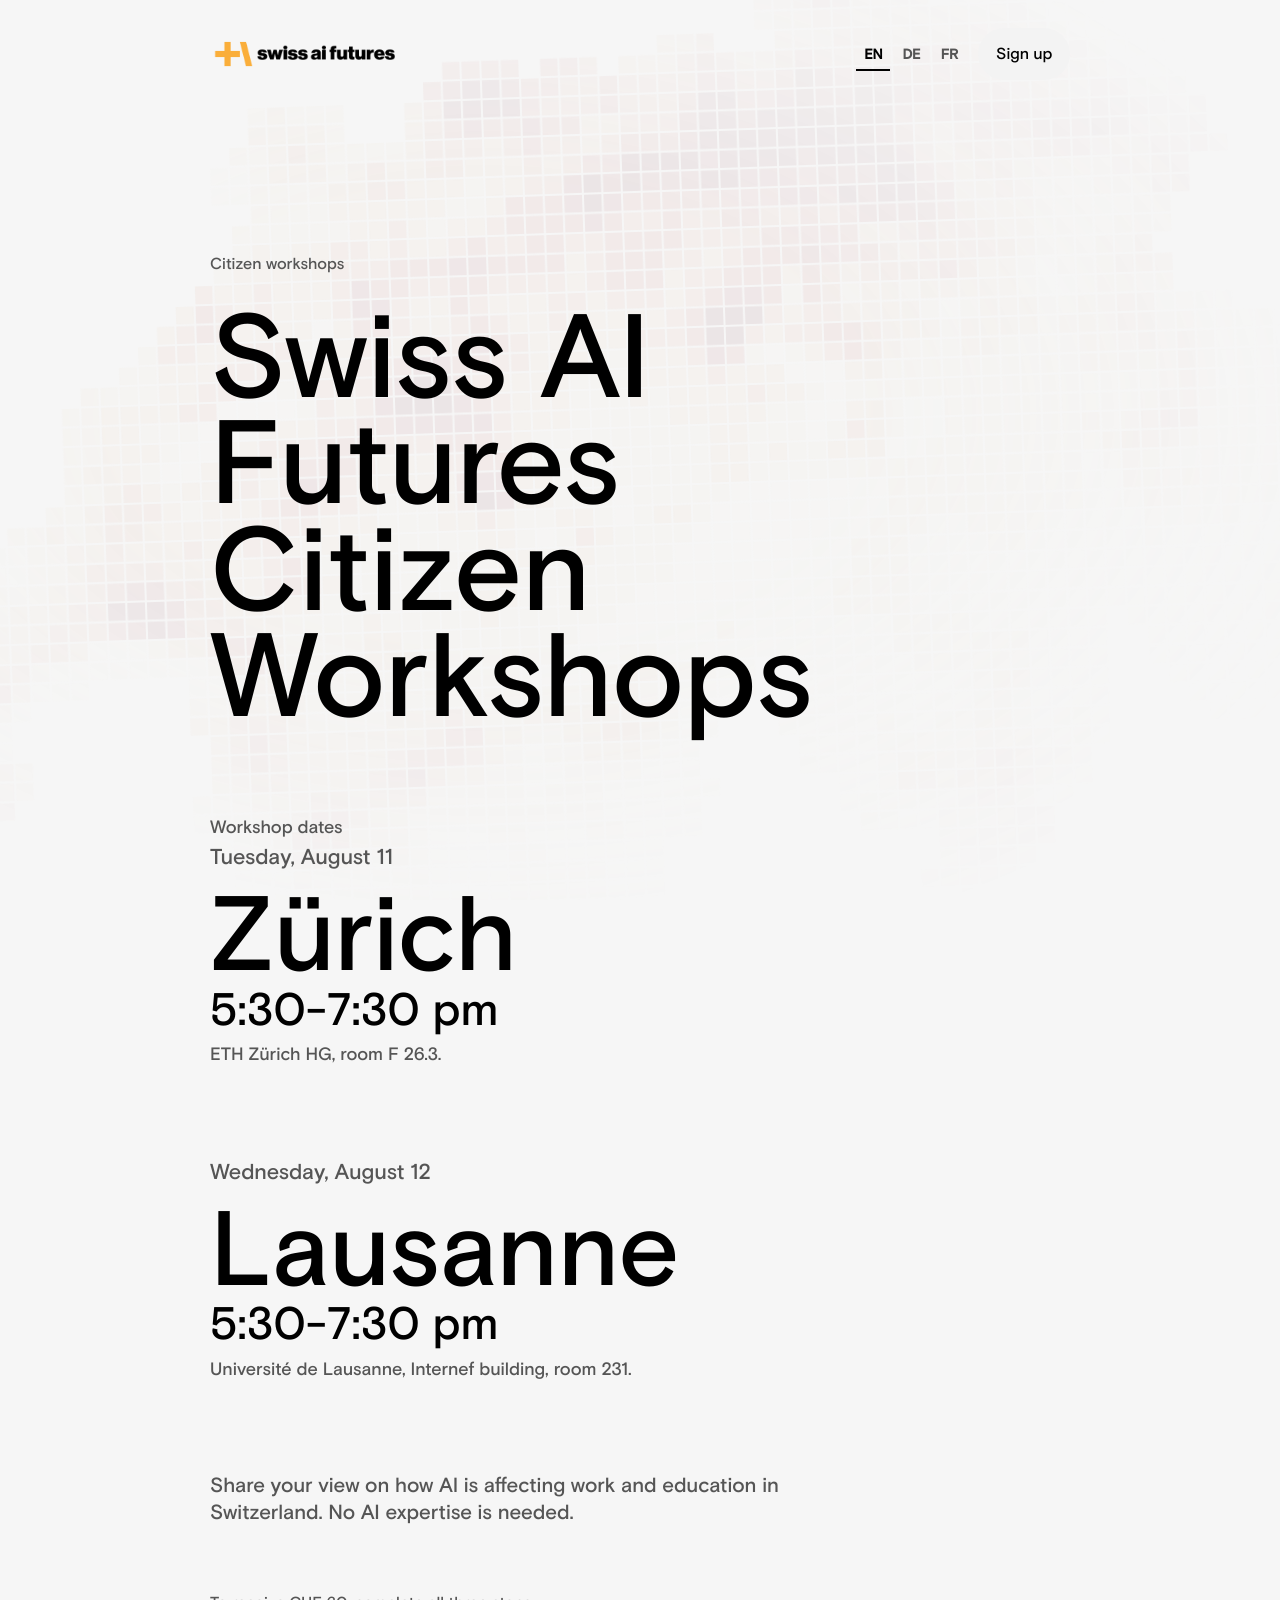
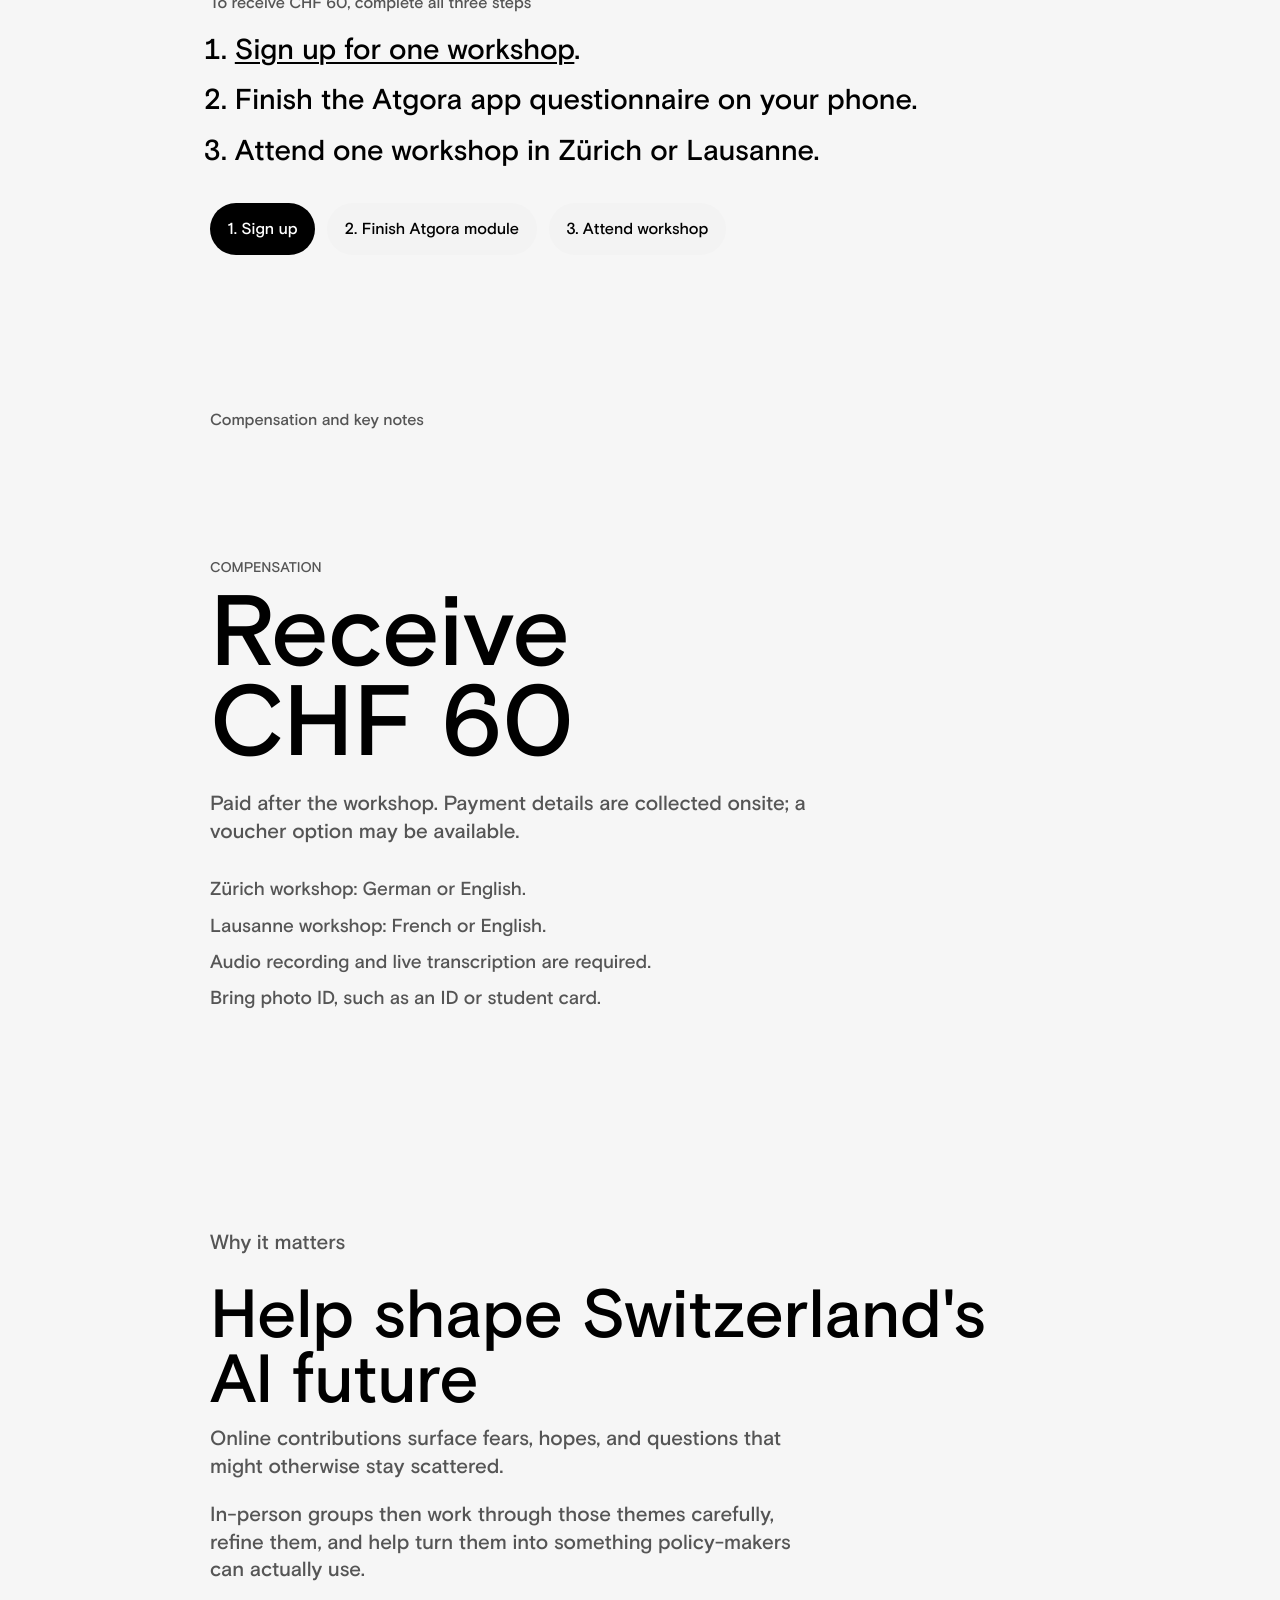
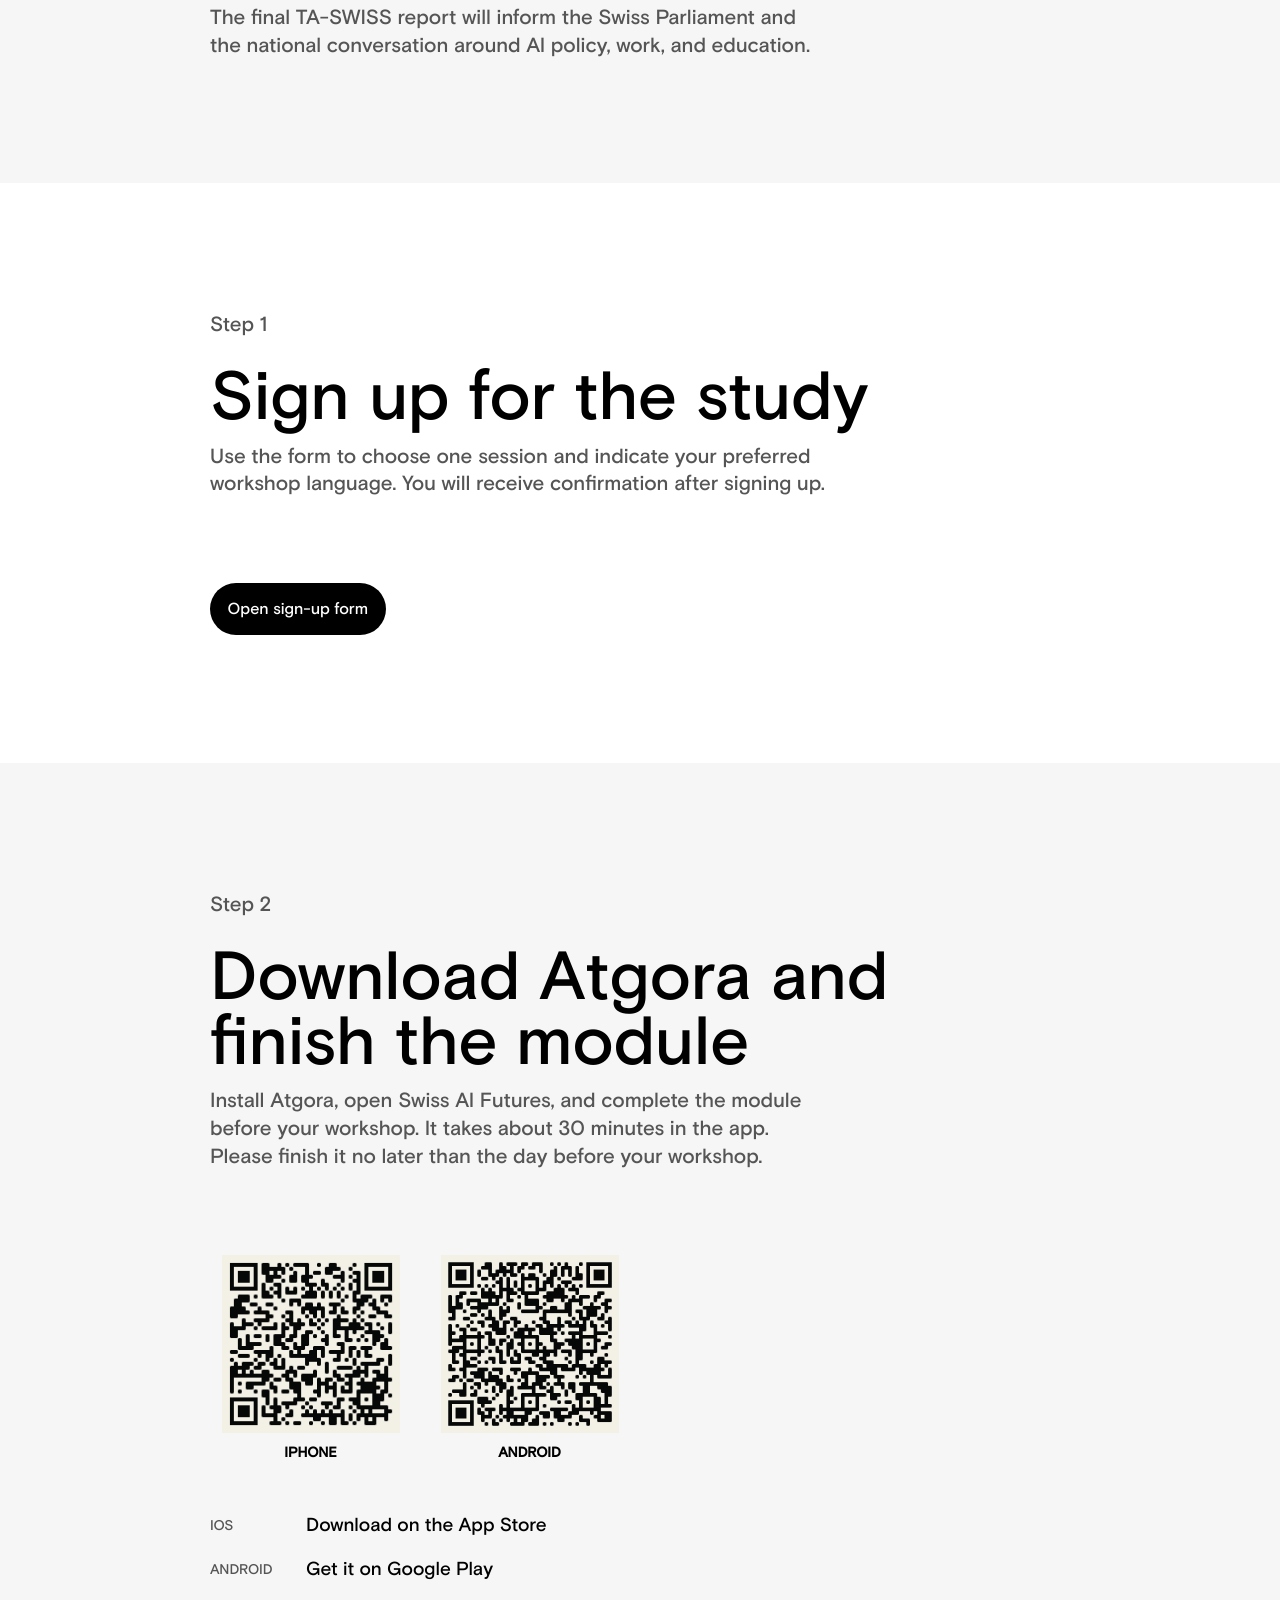
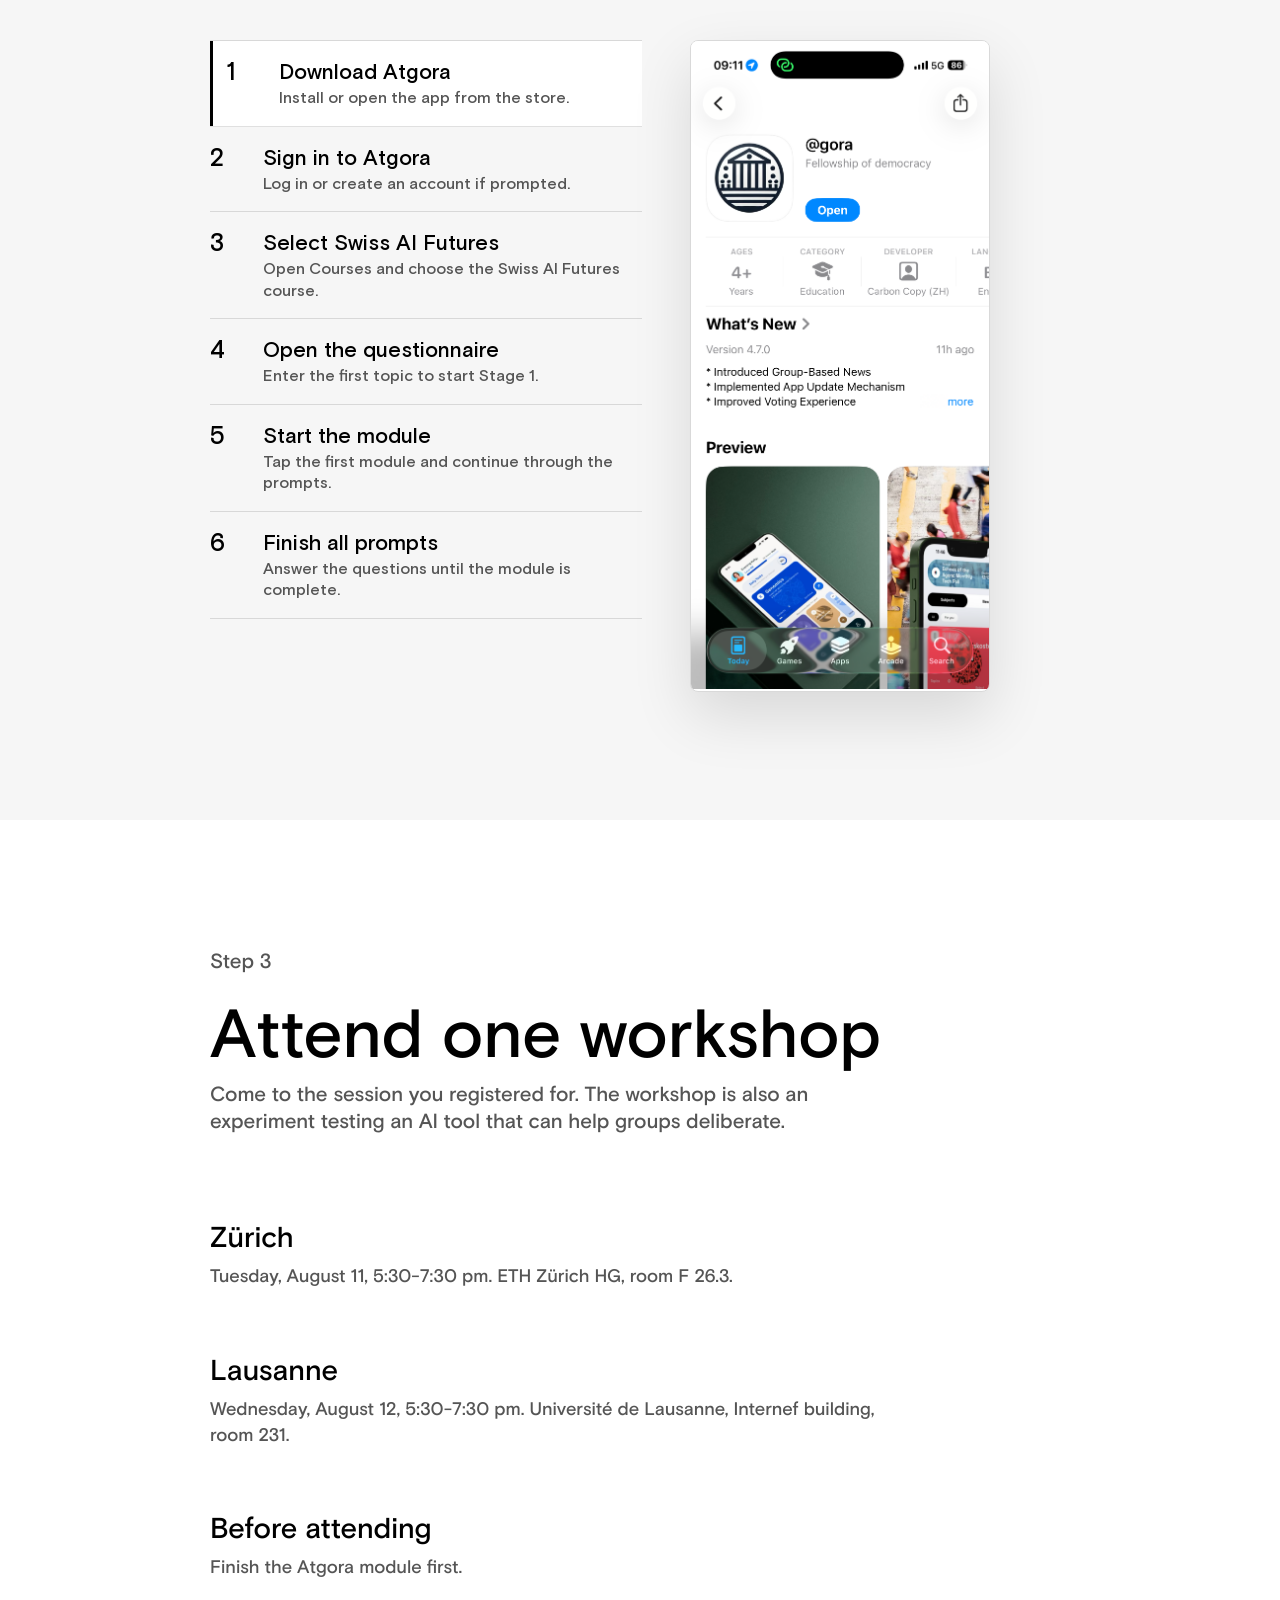
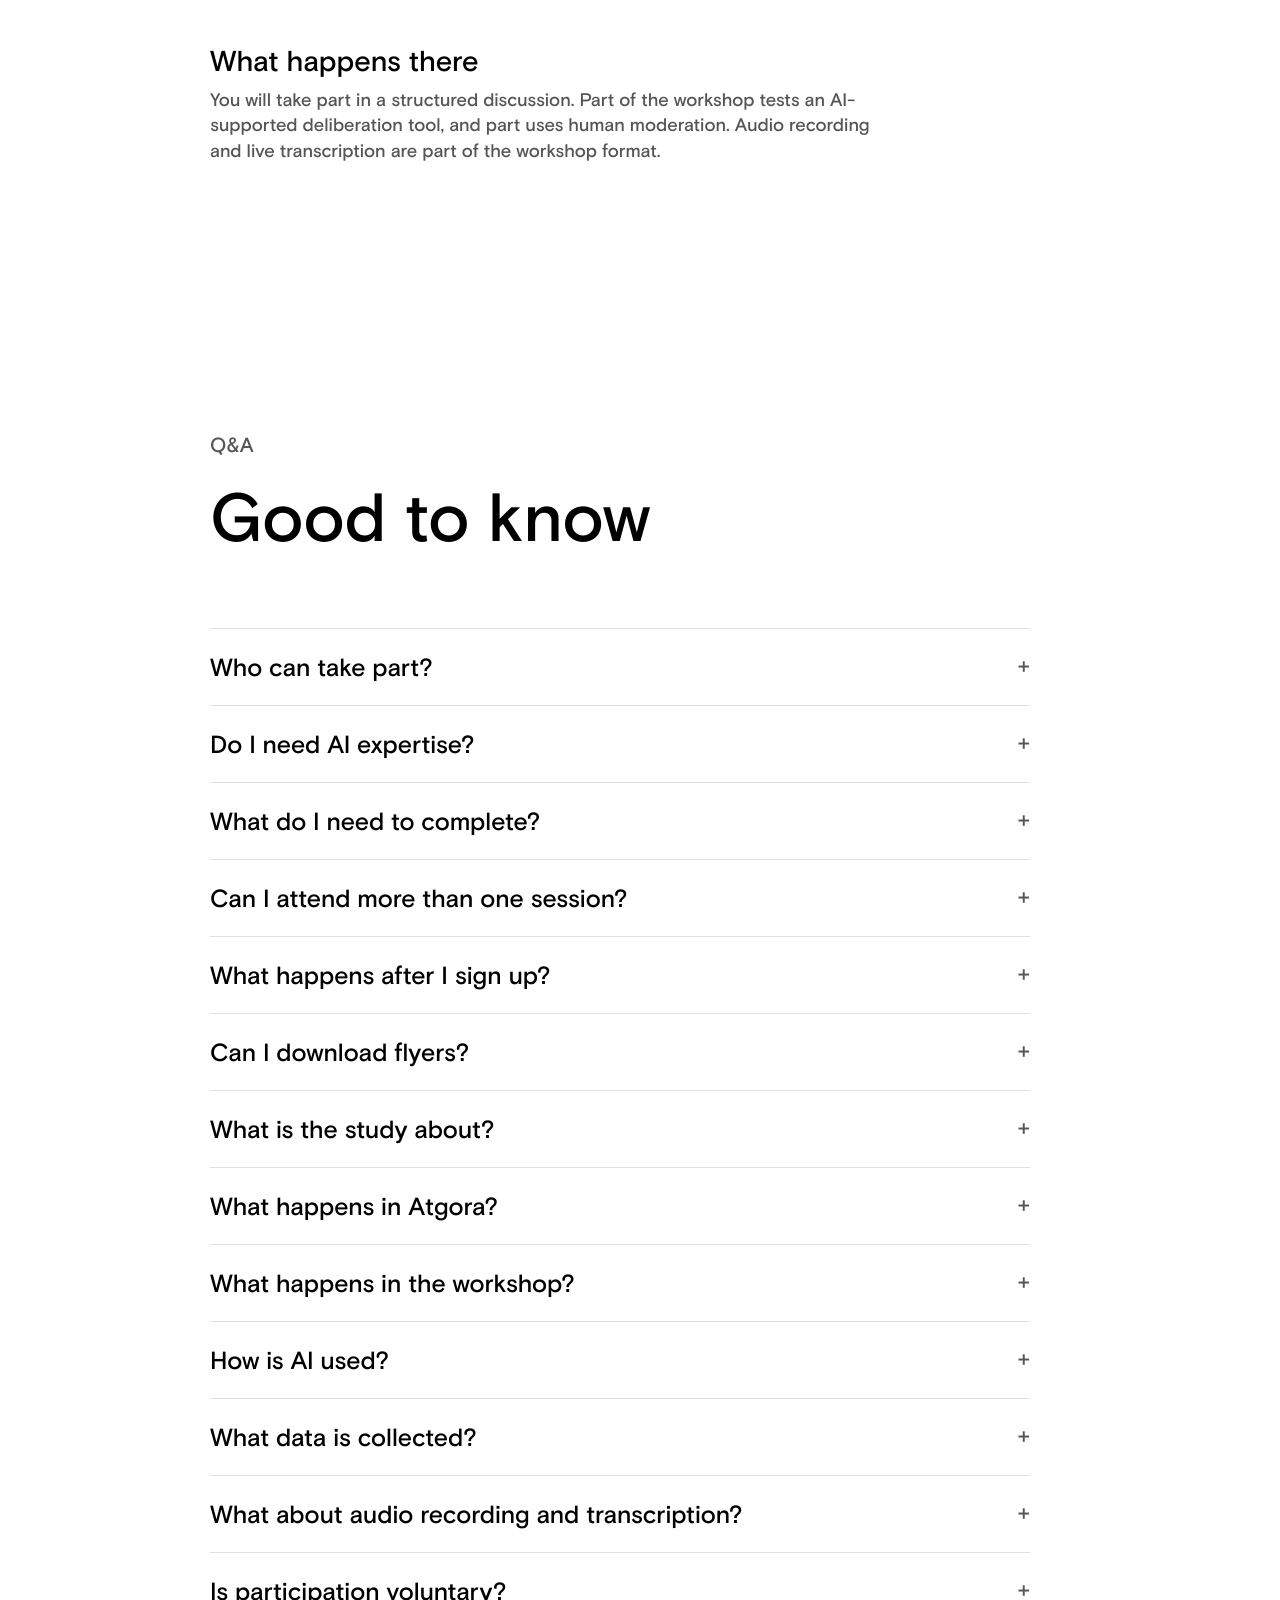
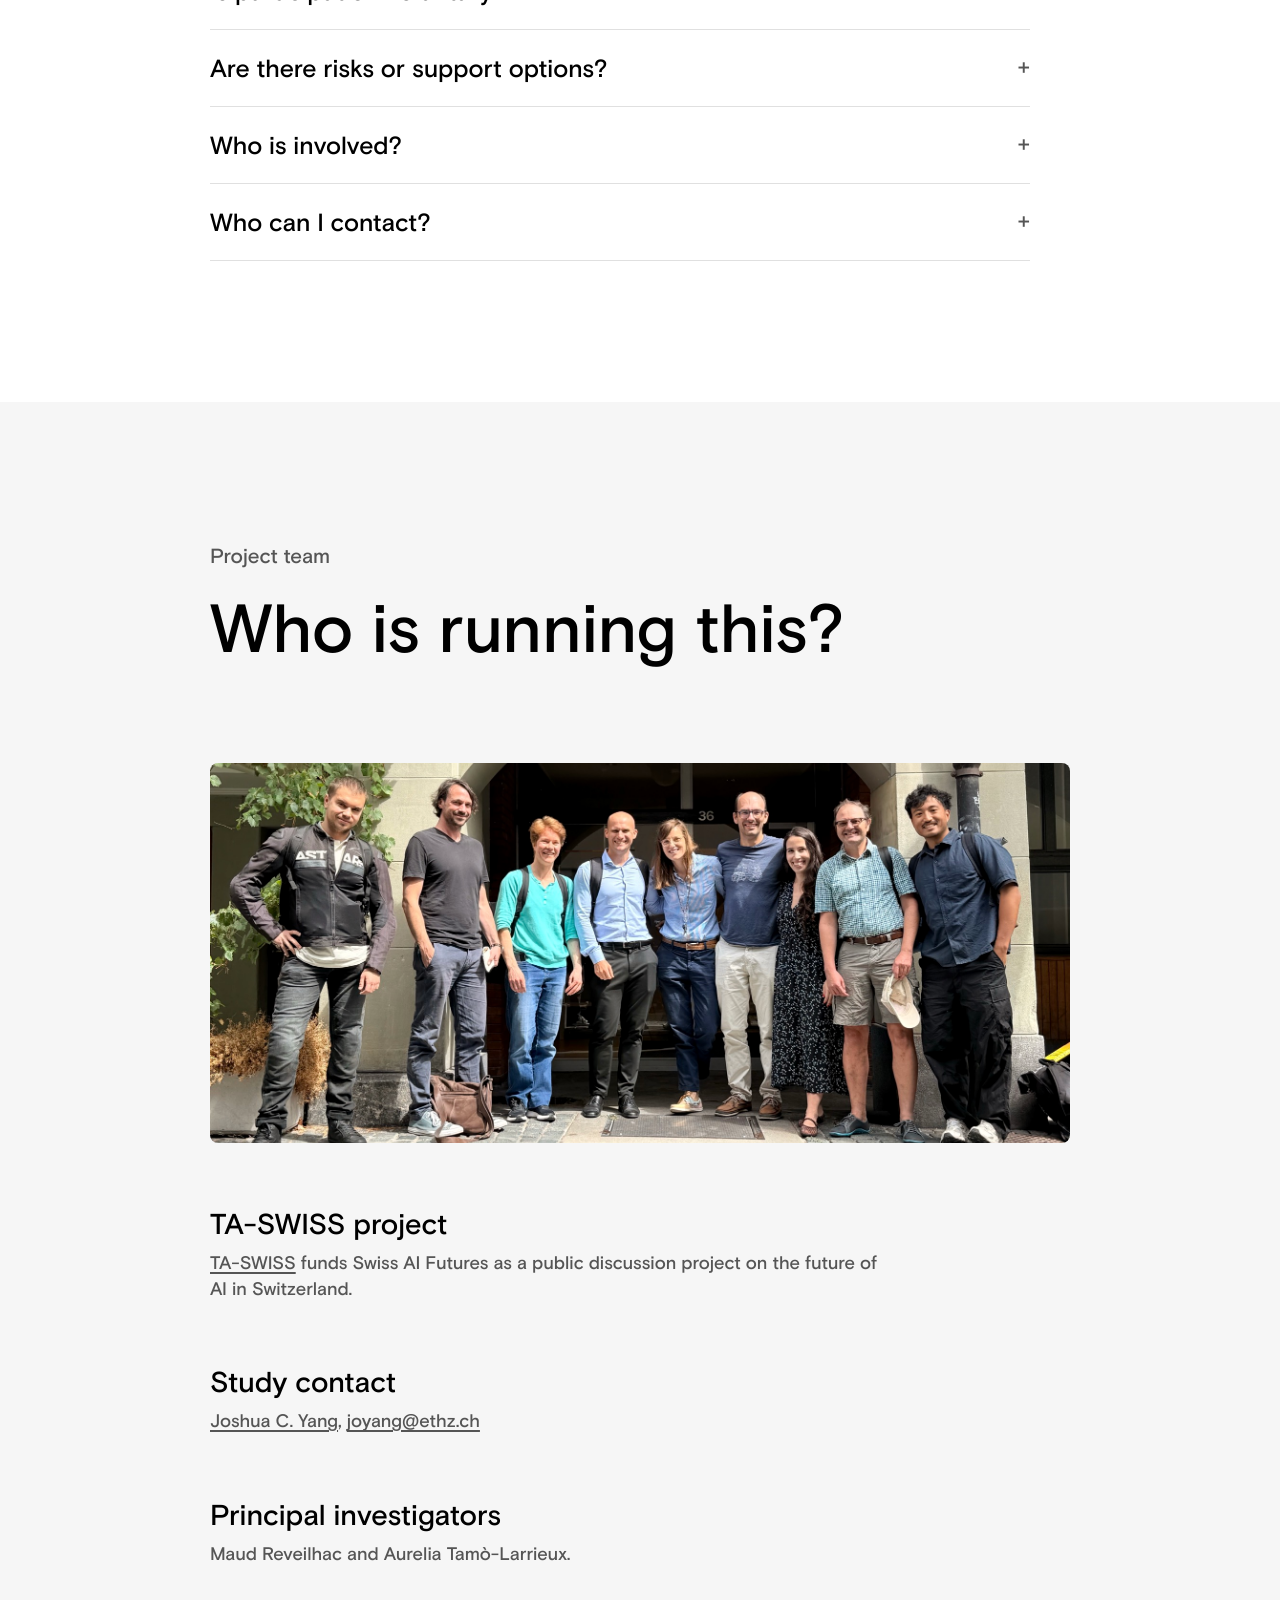
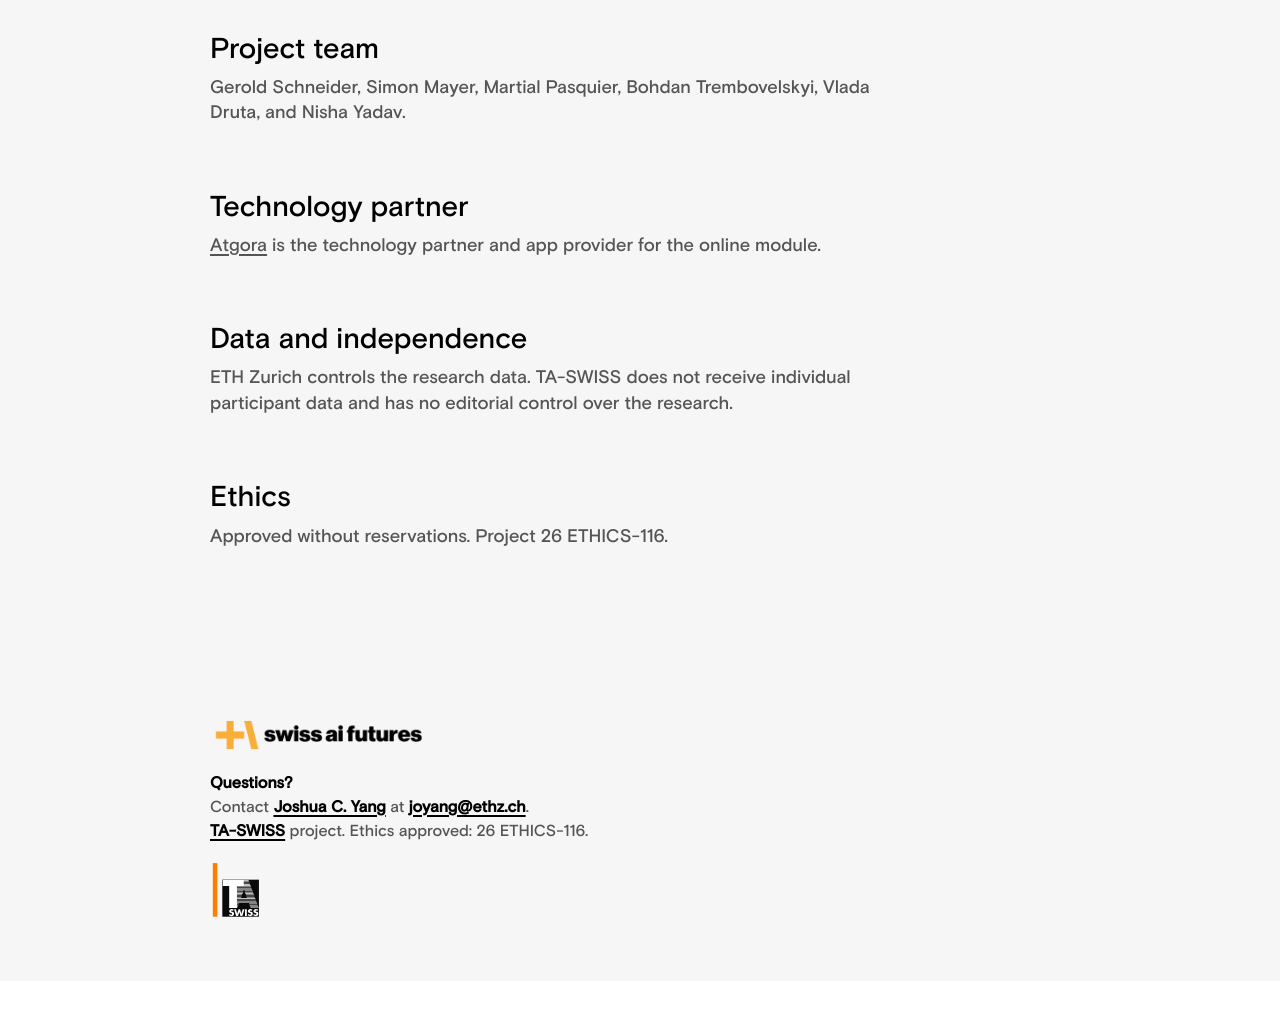
<file: index.html>
<!doctype html>
<html lang="en" data-theme="light">
  <head>
    <meta charset="utf-8">
    <meta name="viewport" content="width=device-width, initial-scale=1">
    <meta
      name="description"
      content="Join the Swiss AI Futures Citizen Workshops in Zürich or Lausanne. Sign up, complete the Atgora module, attend one workshop, and receive CHF 60 after taking part."
    >
    <title>Swiss AI Futures Citizen Workshops</title>
    <meta property="og:type" content="website">
    <meta property="og:site_name" content="Swiss AI Futures">
    <meta property="og:title" content="Swiss AI Futures Citizen Workshops">
    <meta
      property="og:description"
      content="Join the Swiss AI Futures Citizen Workshops in Zürich or Lausanne. Sign up, complete the Atgora module, attend one workshop, and receive CHF 60 after taking part."
    >
    <meta property="og:image" content="assets/images/social-card.png">
    <meta property="og:image:type" content="image/png">
    <meta property="og:image:width" content="1200">
    <meta property="og:image:height" content="630">
    <meta property="og:image:alt" content="Swiss AI Futures recruitment card about public input for AI policy">
    <meta name="twitter:card" content="summary_large_image">
    <meta name="twitter:title" content="Swiss AI Futures Citizen Workshops">
    <meta
      name="twitter:description"
      content="Join the Swiss AI Futures Citizen Workshops in Zürich or Lausanne. Sign up, complete the Atgora module, attend one workshop, and receive CHF 60 after taking part."
    >
    <meta name="twitter:image" content="assets/images/social-card.png">
    <meta name="twitter:image:alt" content="Swiss AI Futures recruitment card about public input for AI policy">
    <meta name="theme-color" content="#ffffff">
    <meta name="color-scheme" content="light">
    <link rel="icon" type="image/png" href="assets/images/logos/favicon.png">
    <link rel="apple-touch-icon" href="assets/images/logos/apple-touch-icon.png">
    <link rel="preload" href="assets/images/logos/logo-warm-long.png" as="image">
    <link rel="preload" href="assets/images/logos/TA-SWISS-logo.svg" as="image">
    <link rel="alternate" hreflang="en" href="https://swissaifutures.org/">
    <link rel="alternate" hreflang="de" href="https://swissaifutures.org/de/">
    <link rel="alternate" hreflang="fr" href="https://swissaifutures.org/fr/">
    <script>
      (() => {
        const supported = ["en", "de", "fr"];
        const pathLang = window.location.pathname.split("/").filter(Boolean)[0];
        const params = new URLSearchParams(window.location.search);
        const hasExplicitLanguage = supported.includes(pathLang) || params.has("lang");
        const isRootPage = ["/", "/index.html", ""].includes(window.location.pathname);

        if (hasExplicitLanguage || !isRootPage) return;

        let savedLanguage = null;
        try {
          savedLanguage = window.localStorage.getItem("swissAiFuturesLanguage");
        } catch (_) {
          savedLanguage = null;
        }

        const browserLanguage = (navigator.languages || [navigator.language || ""])
          .map((language) => language.toLowerCase().split("-")[0])
          .find((language) => language === "de" || language === "fr");
        const language = supported.includes(savedLanguage) ? savedLanguage : browserLanguage;

        if (language === "de" || language === "fr") {
          window.location.replace(`/${language}/${window.location.hash || ""}`);
        }
      })();
    </script>
    <script>
      (() => {
        try {
          const theme = "light";
          document.documentElement.dataset.theme = theme;
          document
            .querySelector('meta[name="theme-color"]')
            ?.setAttribute("content", "#ffffff");
        } catch (_) {
          document.documentElement.dataset.theme = "light";
        }
      })();
    </script>
    <link rel="stylesheet" href="assets/css/styles.css">
  </head>
  <body>
    <div class="scroll-progress" aria-hidden="true"></div>
    <div class="map-field" aria-hidden="true">
      <img src="assets/images/switzerland_pixel_heatmap_density_blocks.png" alt="" width="2600" height="1700">
    </div>

    <a class="skip-link" href="#main">Skip to main content</a>

    <header class="site-header" data-reveal>
      <a class="brand" href="index.html" aria-label="Swiss AI Futures home">
        <img
          class="brand-wordmark"
          src="assets/images/logos/logo-warm-long.png"
          data-logo-dark="assets/images/logos/logo-warm-long-light.png"
          data-logo-light="assets/images/logos/logo-warm-long.png"
          alt="Swiss AI Futures"
          width="200"
          height="40"
        >
      </a>

      <div class="header-actions">
        <nav class="language-switcher" aria-label="Language">
          <a href="/?lang=en" data-lang-switch="en">EN</a>
          <a href="/de/" data-lang-switch="de">DE</a>
          <a href="/fr/" data-lang-switch="fr">FR</a>
        </nav>
        <a
          class="header-cta"
          href="https://forms.gle/9kbysBanAQ4Ny3BeA"
          target="_blank"
          rel="noopener noreferrer"
        >Sign up</a>
      </div>
    </header>

    <main id="main">
      <section class="hero section" id="top">
        <div class="hero-copy" data-reveal>
          <p class="eyebrow">Citizen workshops</p>
          <h1>
            Swiss AI<br>
            Futures<br>
            Citizen<br>
            Workshops
          </h1>
          <div class="date-callout" aria-label="Workshop dates">
            <p class="date-callout-label">Workshop dates</p>
            <div class="date-callout-list">
              <article>
                <span>Tuesday, August 11</span>
                <strong>Zürich</strong>
                <time datetime="2026-08-11T17:30">5:30-7:30 pm</time>
                <p>ETH Zürich HG, room F 26.3.</p>
              </article>
              <article>
                <span>Wednesday, August 12</span>
                <strong>Lausanne</strong>
                <time datetime="2026-08-12T17:30">5:30-7:30 pm</time>
                <p>Université de Lausanne, Internef building, room 231.</p>
              </article>
            </div>
          </div>
          <p class="hero-text">
            Share your view on how AI is affecting work and education in Switzerland. No AI expertise is needed.
          </p>
          <div class="required-actions" aria-label="Required actions to receive compensation">
            <strong>To receive CHF 60, complete all three steps</strong>
            <ol>
              <li>
                <a href="https://forms.gle/9kbysBanAQ4Ny3BeA" target="_blank" rel="noopener noreferrer">Sign up for one workshop</a>.
              </li>
              <li>Finish the Atgora app questionnaire on your phone.</li>
              <li>Attend one workshop in Zürich or Lausanne.</li>
            </ol>
          </div>
          <div class="hero-actions">
            <a
              class="primary-link-button"
              href="#signup"
            >1. Sign up</a>
            <a class="secondary-link-button" href="#download">2. Finish Atgora module</a>
            <a class="secondary-link-button" href="#attend">3. Attend workshop</a>
          </div>
        </div>

        <aside class="workshop-hero-panel" data-reveal aria-label="Compensation and key notes">
          <p class="eyebrow">Compensation and key notes</p>
          <div class="voucher-callout">
            <span>Compensation</span>
            <strong>Receive<br>CHF 60</strong>
            <p>Paid after the workshop. Payment details are collected onsite; a voucher option may be available.</p>
          </div>
          <ul class="key-notes">
            <li>Zürich workshop: German or English.</li>
            <li>Lausanne workshop: French or English.</li>
            <li>Audio recording and live transcription are required.</li>
            <li>Bring photo ID, such as an ID or student card.</li>
          </ul>
        </aside>
      </section>

      <section class="section impact-section" id="impact" aria-label="Why your input matters">
        <div class="section-copy" data-reveal>
          <p class="eyebrow">Why it matters</p>
          <h2>Help shape Switzerland's AI future</h2>
          <p>
            Online contributions surface fears, hopes, and questions that might otherwise stay scattered.
          </p>
          <p>
            In-person groups then work through those themes carefully, refine them, and help turn them into something
            policy-makers can actually use.
          </p>
          <p>
            The final TA-SWISS report will inform the Swiss Parliament and the national conversation around AI policy,
            work, and education.
          </p>
        </div>
      </section>

      <section class="section signup-section section-band" id="signup" aria-label="Sign up for the study">
        <div class="section-copy" data-reveal>
          <p class="eyebrow">Step 1</p>
          <h2>Sign up for the study</h2>
          <p>
            Use the form to choose one session and indicate your preferred workshop language. You will receive
            confirmation after signing up.
          </p>
        </div>

        <div class="signup-panel" data-reveal>
          <a
            class="primary-link-button"
            href="https://forms.gle/9kbysBanAQ4Ny3BeA"
            target="_blank"
            rel="noopener noreferrer"
          >Open sign-up form</a>
        </div>
      </section>

      <section class="section download-section prep-section" id="download" aria-label="Prepare in Atgora">
        <div class="download-copy" data-reveal>
          <p class="eyebrow">Step 2</p>
          <h2>Download Atgora and finish the module</h2>
          <p>
            Install Atgora, open Swiss AI Futures, and complete the module before your workshop. It takes about 30
            minutes in the app. Please finish it no later than the day before your workshop.
          </p>
        </div>

        <div class="atgora-guide" data-reveal>
          <div class="download-panel">
            <div class="download-qrs" aria-label="App store QR codes">
              <a
                class="qr-placeholder"
                href="https://apps.apple.com/us/app/gora/id6621260183"
                target="_blank"
                rel="noopener noreferrer"
                aria-label="Open Atgora in the Apple App Store"
              >
                <img src="assets/images/qr/atgora-ios-qr.png" alt="QR code linking to Atgora in the Apple App Store" width="140" height="140">
                <span>iPhone</span>
              </a>
              <a
                class="qr-placeholder"
                href="https://play.google.com/store/apps/details?id=com.mobilezorro"
                target="_blank"
                rel="noopener noreferrer"
                aria-label="Open Atgora in Google Play"
              >
                <img src="assets/images/qr/atgora-android-qr.png" alt="QR code linking to Atgora in Google Play" width="140" height="140">
                <span>Android</span>
              </a>
            </div>
            <div class="store-actions">
              <a
                class="store-button"
                href="https://apps.apple.com/us/app/gora/id6621260183"
                data-store="ios"
                data-url="https://apps.apple.com/us/app/gora/id6621260183"
              >
                <span>iOS</span>
                Download on the App Store
              </a>
              <a
                class="store-button"
                href="https://play.google.com/store/apps/details?id=com.mobilezorro"
                data-store="android"
                data-url="https://play.google.com/store/apps/details?id=com.mobilezorro"
              >
                <span>Android</span>
                Get it on Google Play
              </a>
            </div>
          </div>

          <div class="instruction-stepper atgora-instructions" data-app-instructions>
            <div class="instruction-steps" role="tablist" aria-label="Atgora app instructions">
              <button
                class="instruction-step-button is-active"
                id="atgora-step-1-tab"
                type="button"
                role="tab"
                aria-selected="true"
                aria-controls="atgora-step-1"
                data-instruction-step
              >
                <span>1</span>
                <strong>Download Atgora</strong>
                <em>Install or open the app from the store.</em>
              </button>
              <button
                class="instruction-step-button"
                id="atgora-step-2-tab"
                type="button"
                role="tab"
                aria-selected="false"
                aria-controls="atgora-step-2"
                tabindex="-1"
                data-instruction-step
              >
                <span>2</span>
                <strong>Sign in to Atgora</strong>
                <em>Log in or create an account if prompted.</em>
              </button>
              <button
                class="instruction-step-button"
                id="atgora-step-3-tab"
                type="button"
                role="tab"
                aria-selected="false"
                aria-controls="atgora-step-3"
                tabindex="-1"
                data-instruction-step
              >
                <span>3</span>
                <strong>Select Swiss AI Futures</strong>
                <em>Open Courses and choose the Swiss AI Futures course.</em>
              </button>
              <button
                class="instruction-step-button"
                id="atgora-step-4-tab"
                type="button"
                role="tab"
                aria-selected="false"
                aria-controls="atgora-step-4"
                tabindex="-1"
                data-instruction-step
              >
                <span>4</span>
                <strong>Open the questionnaire</strong>
                <em>Enter the first topic to start Stage 1.</em>
              </button>
              <button
                class="instruction-step-button"
                id="atgora-step-5-tab"
                type="button"
                role="tab"
                aria-selected="false"
                aria-controls="atgora-step-5"
                tabindex="-1"
                data-instruction-step
              >
                <span>5</span>
                <strong>Start the module</strong>
                <em>Tap the first module and continue through the prompts.</em>
              </button>
              <button
                class="instruction-step-button"
                id="atgora-step-6-tab"
                type="button"
                role="tab"
                aria-selected="false"
                aria-controls="atgora-step-6"
                tabindex="-1"
                data-instruction-step
              >
                <span>6</span>
                <strong>Finish all prompts</strong>
                <em>Answer the questions until the module is complete.</em>
              </button>
            </div>

            <div class="instruction-viewer" aria-live="polite">
              <article
                class="instruction-panel is-active"
                id="atgora-step-1"
                role="tabpanel"
                aria-labelledby="atgora-step-1-tab"
                data-instruction-panel
              >
                <figure class="instruction-shot">
                  <img
                    src="assets/images/instructions/01-download-atgora-app.png"
                    alt="App Store page for the Atgora app"
                    width="1206"
                    height="2622"
                    loading="lazy"
                    decoding="async"
                  >
                </figure>
              </article>

              <article
                class="instruction-panel"
                id="atgora-step-2"
                role="tabpanel"
                aria-labelledby="atgora-step-2-tab"
                data-instruction-panel
                hidden
              >
                <figure class="instruction-shot">
                  <img
                    src="assets/images/instructions/01-sign-up.png"
                    alt="Atgora login and registration screen"
                    width="1206"
                    height="2622"
                    loading="lazy"
                    decoding="async"
                  >
                </figure>
              </article>

              <article
                class="instruction-panel"
                id="atgora-step-3"
                role="tabpanel"
                aria-labelledby="atgora-step-3-tab"
                data-instruction-panel
                hidden
              >
                <figure class="instruction-shot">
                  <img
                    src="assets/images/instructions/02-select-swiss-ai-futures-course.png"
                    alt="Atgora Courses screen showing the Swiss AI Futures course"
                    width="1206"
                    height="2622"
                    loading="lazy"
                    decoding="async"
                  >
                </figure>
              </article>

              <article
                class="instruction-panel"
                id="atgora-step-4"
                role="tabpanel"
                aria-labelledby="atgora-step-4-tab"
                data-instruction-panel
                hidden
              >
                <figure class="instruction-shot">
                  <img
                    src="assets/images/instructions/03-open-stage-1-questionnaire.png"
                    alt="Swiss AI Futures course screen showing the first topic card"
                    width="1206"
                    height="2622"
                    loading="lazy"
                    decoding="async"
                  >
                </figure>
              </article>

              <article
                class="instruction-panel"
                id="atgora-step-5"
                role="tabpanel"
                aria-labelledby="atgora-step-5-tab"
                data-instruction-panel
                hidden
              >
                <figure class="instruction-shot">
                  <img
                    src="assets/images/instructions/04-module-steps.png"
                    alt="Swiss AI Futures module list screen"
                    width="1206"
                    height="2622"
                    loading="lazy"
                    decoding="async"
                  >
                </figure>
              </article>

              <article
                class="instruction-panel"
                id="atgora-step-6"
                role="tabpanel"
                aria-labelledby="atgora-step-6-tab"
                data-instruction-panel
                hidden
              >
                <figure class="instruction-shot">
                  <img
                    src="assets/images/instructions/05-in-module.png"
                    alt="Swiss AI Futures introduction prompt inside the module"
                    width="1206"
                    height="2622"
                    loading="lazy"
                    decoding="async"
                  >
                </figure>
              </article>
            </div>
          </div>
        </div>
      </section>

      <section class="section download-section attend-section section-band" id="attend" aria-label="Attend one workshop">
        <div class="section-copy" data-reveal>
          <p class="eyebrow">Step 3</p>
          <h2>Attend one workshop</h2>
          <p>
            Come to the session you registered for. The workshop is also an experiment testing an AI tool that can help
            groups deliberate.
          </p>
        </div>

        <div class="plain-list attendance-list" data-reveal>
          <article>
            <h3>Zürich</h3>
            <p>Tuesday, August 11, 5:30-7:30 pm. ETH Zürich HG, room F 26.3.</p>
          </article>

          <article>
            <h3>Lausanne</h3>
            <p>Wednesday, August 12, 5:30-7:30 pm. Université de Lausanne, Internef building, room 231.</p>
          </article>

          <article>
            <h3>Before attending</h3>
            <p>Finish the Atgora module first.</p>
          </article>

          <article>
            <h3>What happens there</h3>
            <p>You will take part in a structured discussion. Part of the workshop tests an AI-supported deliberation tool, and part uses human moderation. Audio recording and live transcription are part of the workshop format.</p>
          </article>
        </div>
      </section>

      <section class="section info-section section-band" id="qa" aria-label="Questions and answers">
        <div class="section-copy" data-reveal>
          <p class="eyebrow">Q&amp;A</p>
          <h2>Good to know</h2>
        </div>

        <div class="qa-accordion" data-reveal>
          <details class="qa-item">
            <summary>Who can take part?</summary>
            <div>
              <p>People living in Switzerland who are 18 or older and can attend one workshop in Zürich or Lausanne.</p>
            </div>
          </details>

          <details class="qa-item">
            <summary>Do I need AI expertise?</summary>
            <div>
              <p>No. The workshop is designed for people with different backgrounds and everyday perspectives.</p>
            </div>
          </details>

          <details class="qa-item">
            <summary>What do I need to complete?</summary>
            <div>
              <p>To participate and receive CHF 60, sign up for one workshop, finish the Swiss AI Futures module in Atgora before attending, and attend the in-person workshop.</p>
            </div>
          </details>

          <details class="qa-item">
            <summary>Can I attend more than one session?</summary>
            <div>
              <p>No. Please register for only one Swiss AI Futures workshop.</p>
            </div>
          </details>

          <details class="qa-item">
            <summary>What happens after I sign up?</summary>
            <div>
              <p>You will receive confirmation after signing up, plus any final workshop instructions by email before the event.</p>
            </div>
          </details>

          <details class="qa-item">
            <summary>Can I download flyers?</summary>
            <div>
              <p>Yes. You can download public flyer PDFs for the Swiss AI Futures Citizen Workshops.</p>
              <p class="qa-download-links">
                <a href="output/swiss-ai-futures-flyer-pdfs.zip" download>Flyer PDFs</a>
              </p>
              <p>The package includes English, German, and French flyer PDFs.</p>
            </div>
          </details>

          <details class="qa-item">
            <summary>What is the study about?</summary>
            <div>
              <p>The study asks people in Switzerland to share their views on how AI is affecting education, work, public services, and everyday life.</p>
              <p>The goal is to understand where people agree, where they disagree, and what tradeoffs deserve closer public discussion.</p>
            </div>
          </details>

          <details class="qa-item">
            <summary>What happens in Atgora?</summary>
            <div>
              <p>In the Atgora module, you answer survey questions, vote on short statements, and may share short written arguments. The module takes about 30 minutes.</p>
              <p>Please finish the module no later than the day before your workshop. The online module is required before the workshop, but it is not separately compensated on its own.</p>
            </div>
          </details>

          <details class="qa-item">
            <summary>What happens in the workshop?</summary>
            <div>
              <p>The in-person workshop lasts about two hours. Participants discuss AI in education and AI in work and labour markets.</p>
              <p>One discussion uses AI-supported spoken deliberation, and one discussion uses human-moderated spoken deliberation.</p>
            </div>
          </details>

          <details class="qa-item">
            <summary>How is AI used?</summary>
            <div>
              <p>The AI system helps organise the conversation. It may capture arguments, turn them into short statements for group validation, map areas of agreement and disagreement, and return provisional summaries for participants to check.</p>
              <p>The AI does not decide what participants should think. It does not make final recommendations, rank participants, profile individuals, track people outside the app, or generate personalised persuasive content.</p>
              <p>All AI-supported outputs are provisional and must be reviewed, corrected, accepted, or rejected by participants.</p>
            </div>
          </details>

          <details class="qa-item">
            <summary>What data is collected?</summary>
            <div>
              <p>The study may collect survey responses, in-app voting choices, submitted arguments, app completion information, workshop interest or location preference, and, for workshop participants, validation responses and transcripts of spoken discussion.</p>
              <p>Contact details such as name and email are used only for study communication, workshop invitations, and payment or voucher administration where applicable.</p>
              <p>Identifying information is stored separately from research data. Research data is coded or pseudonymised and later anonymised where possible.</p>
            </div>
          </details>

          <details class="qa-item">
            <summary>What about audio recording and transcription?</summary>
            <div>
              <p>Because the workshop involves spoken discussion, participants must be comfortable with possible audio recording, automated transcription, and research processing of verbal contributions.</p>
              <p>Audio recordings are used only for this study. Transcription may be carried out using Gladia, an AI-based speech-to-text service, under a data processing agreement.</p>
              <p>Speaker labels in transcripts use participant codes rather than names. Raw audio is permanently deleted within 30 days after transcript verification. Pseudonymised or de-identified transcripts are kept under restricted access and are not openly published.</p>
              <p>Participants who do not consent to possible audio recording and transcription cannot take part in the in-person workshop.</p>
            </div>
          </details>

          <details class="qa-item">
            <summary>Is participation voluntary?</summary>
            <div>
              <p>Yes. You may pause, skip questions, stop using the app, step out of a workshop, or withdraw from the study at any time without giving a reason and without disadvantage.</p>
              <p>If you withdraw, identifiable data will be deleted where feasible. Fully anonymised data that has already been included in aggregate analysis may no longer be removable.</p>
            </div>
          </details>

          <details class="qa-item">
            <summary>Are there risks or support options?</summary>
            <div>
              <p>This study involves minimal risk. Some questions about AI, education, work, employment, or social change may feel complex or sensitive.</p>
              <p>In the workshops, a support person and quiet space will be available. Participants may pause or step out at any time.</p>
              <p>Please avoid sharing names, contact details, or identifying personal information about yourself or other people in written responses or workshop discussion.</p>
            </div>
          </details>

          <details class="qa-item">
            <summary>Who is involved?</summary>
            <div>
              <p>Swiss AI Futures is funded by <a href="https://www.ta-swiss.ch/en/ta-swiss" target="_blank" rel="noopener noreferrer">TA-SWISS</a> and run by a project team with researchers affiliated with several universities.</p>
              <p>Study contact: <a href="https://joshuacyang.com" target="_blank" rel="noopener noreferrer">Joshua C. Yang</a>, <a href="mailto:joyang@ethz.ch">joyang@ethz.ch</a>. Principal investigators include Prof. Maud Reveilhac and Prof. Aurelia Tamò-Larrieux.</p>
              <p>The project team includes Gerold Schneider, Simon Mayer, Martial Pasquier, Bohdan Trembovelskyi, Vlada Druta, and Nisha Yadav.</p>
              <p>The <a href="https://www.atgora.org/" target="_blank" rel="noopener noreferrer">Atgora</a> app is provided by the @gora Foundation / Carbon Copy as a technology partner.</p>
              <p>ETH Zurich controls the research data. The technology partner may process app data only for implementation, security, and technical support under a project-specific agreement and data processing agreement.</p>
              <p>TA-SWISS does not receive individual participant data and has no editorial control over the research.</p>
            </div>
          </details>

          <details class="qa-item">
            <summary>Who can I contact?</summary>
            <div>
              <p>For questions about the study, contact <a href="https://joshuacyang.com" target="_blank" rel="noopener noreferrer">Joshua C. Yang</a> at <a href="mailto:joyang@ethz.ch">joyang@ethz.ch</a>.</p>
              <p>For complaints about participation in the study, contact the ETH Zurich Ethics Committee Secretariat at <a href="mailto:ethics@sl.ethz.ch">ethics@sl.ethz.ch</a> or +41 44 632 85 72.</p>
            </div>
          </details>
        </div>
      </section>

      <section class="section info-section" id="team" aria-label="Project team">
        <div class="section-copy" data-reveal>
          <p class="eyebrow">Project team</p>
          <h2>Who is running this?</h2>
        </div>

        <figure class="team-photo" data-reveal>
          <img
            src="assets/images/photos/group-photo-web.jpg"
            alt="Swiss AI Futures project team standing together outside"
            width="1800"
            height="1350"
            loading="lazy"
            decoding="async"
          >
        </figure>

        <div class="plain-list" data-reveal>
          <article>
            <h3>TA-SWISS project</h3>
            <p><a href="https://www.ta-swiss.ch/en/ta-swiss" target="_blank" rel="noopener noreferrer">TA-SWISS</a> funds Swiss AI Futures as a public discussion project on the future of AI in Switzerland.</p>
          </article>

          <article>
            <h3>Study contact</h3>
            <p><a href="https://joshuacyang.com" target="_blank" rel="noopener noreferrer">Joshua C. Yang</a>, <a href="mailto:joyang@ethz.ch">joyang@ethz.ch</a></p>
          </article>

          <article>
            <h3>Principal investigators</h3>
            <p>Maud Reveilhac and Aurelia Tamò-Larrieux.</p>
          </article>

          <article>
            <h3>Project team</h3>
            <p>Gerold Schneider, Simon Mayer, Martial Pasquier, Bohdan Trembovelskyi, Vlada Druta, and Nisha Yadav.</p>
          </article>

          <article>
            <h3>Technology partner</h3>
            <p><a href="https://www.atgora.org/" target="_blank" rel="noopener noreferrer">Atgora</a> is the technology partner and app provider for the online module.</p>
          </article>

          <article>
            <h3>Data and independence</h3>
            <p>ETH Zurich controls the research data. TA-SWISS does not receive individual participant data and has no editorial control over the research.</p>
          </article>

          <article>
            <h3>Ethics</h3>
            <p>Approved without reservations. Project 26 ETHICS-116.</p>
          </article>
        </div>
      </section>

    </main>

    <footer class="site-footer">
      <div>
        <img
          class="footer-logo"
          src="assets/images/logos/logo-warm-long.png"
          data-logo-dark="assets/images/logos/logo-warm-long-light.png"
          data-logo-light="assets/images/logos/logo-warm-long.png"
          alt="Swiss AI Futures"
          width="190"
          height="38"
        >
        <strong>Questions?</strong>
        <span>Contact <a href="https://joshuacyang.com" target="_blank" rel="noopener noreferrer">Joshua C. Yang</a> at <a href="mailto:joyang@ethz.ch">joyang@ethz.ch</a>.</span>
        <span><a href="https://www.ta-swiss.ch/en/ta-swiss" target="_blank" rel="noopener noreferrer">TA-SWISS</a> project. Ethics approved: 26 ETHICS-116.</span>
      </div>
      <div class="footer-actions">
        <div class="footer-institutions" aria-label="Institutional links">
          <a href="https://www.ta-swiss.ch/en/ta-swiss" target="_blank" rel="noopener noreferrer">
            <img class="footer-institution-logo ta-footer-logo" src="assets/images/logos/TA-SWISS-logo.svg" alt="TA-SWISS">
          </a>
        </div>
      </div>
    </footer>

    <script>
      (() => {
        const prefersReducedMotion = window.matchMedia("(prefers-reduced-motion: reduce)").matches;
        const compactViewport = window.matchMedia("(max-width: 720px)");
        const scrollProgress = document.querySelector(".scroll-progress");
        const mapField = document.querySelector(".map-field");
        let scrollTicking = false;

        const updateMapField = (progress) => {
          if (!mapField) return;

          const pulse = Math.sin(progress * Math.PI);
          const mapTravel = compactViewport.matches ? 320 : 620;
          const mapX = (progress - 0.5) * mapTravel;
          const spotX = 38 + progress * 34;
          const spotY = compactViewport.matches ? 42 : 46;

          if (prefersReducedMotion) {
            mapField.style.setProperty("--map-opacity", "0.09");
            mapField.style.setProperty("--map-x", "0px");
            mapField.style.setProperty("--map-y", "0px");
            mapField.style.setProperty("--map-scale", "1.02");
            mapField.style.setProperty("--map-rotate", "-2deg");
          } else {
            const mapY = (0.5 - progress) * 28;
            const mapScale = 1.04 + pulse * 0.055;
            const mapRotate = -2 + progress * 4;
            const mapOpacity = compactViewport.matches ? 0.045 + pulse * 0.06 : 0.075 + pulse * 0.095;
            mapField.style.setProperty("--map-opacity", mapOpacity.toFixed(3));
            mapField.style.setProperty("--map-x", `${mapX.toFixed(2)}px`);
            mapField.style.setProperty("--map-y", `${mapY.toFixed(2)}px`);
            mapField.style.setProperty("--map-scale", mapScale.toFixed(3));
            mapField.style.setProperty("--map-rotate", `${mapRotate.toFixed(2)}deg`);
          }

          mapField.style.setProperty("--map-spot-x", `${spotX.toFixed(2)}%`);
          mapField.style.setProperty("--map-spot-y", `${spotY.toFixed(2)}%`);
        };

        const updateScrollEffects = () => {
          const scrollable = document.documentElement.scrollHeight - window.innerHeight;
          const progress = Math.max(0, Math.min(1, scrollable > 0 ? window.scrollY / scrollable : 0));

          if (scrollProgress) {
            scrollProgress.style.transform = `scaleX(${progress})`;
          }

          updateMapField(progress);
          scrollTicking = false;
        };

        const requestScrollEffects = () => {
          if (scrollTicking) return;
          window.requestAnimationFrame(updateScrollEffects);
          scrollTicking = true;
        };

        window.addEventListener("scroll", requestScrollEffects, { passive: true });
        window.addEventListener("resize", requestScrollEffects);
        updateScrollEffects();

        document.querySelectorAll("[data-app-instructions]").forEach((stepper) => {
          const tabs = Array.from(stepper.querySelectorAll("[data-instruction-step]"));
          const panels = Array.from(stepper.querySelectorAll("[data-instruction-panel]"));

          if (!tabs.length || tabs.length !== panels.length) return;

          const setStep = (nextIndex) => {
            const activeIndex = Math.max(0, Math.min(nextIndex, tabs.length - 1));

            tabs.forEach((tab, index) => {
              const isActive = index === activeIndex;
              tab.classList.toggle("is-active", isActive);
              tab.setAttribute("aria-selected", isActive ? "true" : "false");
              tab.setAttribute("tabindex", isActive ? "0" : "-1");
            });

            panels.forEach((panel, index) => {
              const isActive = index === activeIndex;
              panel.classList.toggle("is-active", isActive);
              panel.hidden = !isActive;
            });
          };

          tabs.forEach((tab, index) => {
            tab.addEventListener("click", () => setStep(index));
            tab.addEventListener("keydown", (event) => {
              const currentIndex = tabs.indexOf(document.activeElement);
              const moves = {
                ArrowDown: currentIndex + 1,
                ArrowRight: currentIndex + 1,
                ArrowUp: currentIndex - 1,
                ArrowLeft: currentIndex - 1,
                Home: 0,
                End: tabs.length - 1
              };

              if (!(event.key in moves)) return;
              event.preventDefault();
              const nextIndex = (moves[event.key] + tabs.length) % tabs.length;
              setStep(nextIndex);
              tabs[nextIndex].focus();
            });
          });

          setStep(0);
        });
      })();
    </script>
    <script src="assets/js/i18n.js"></script>
  </body>
</html>
</file>
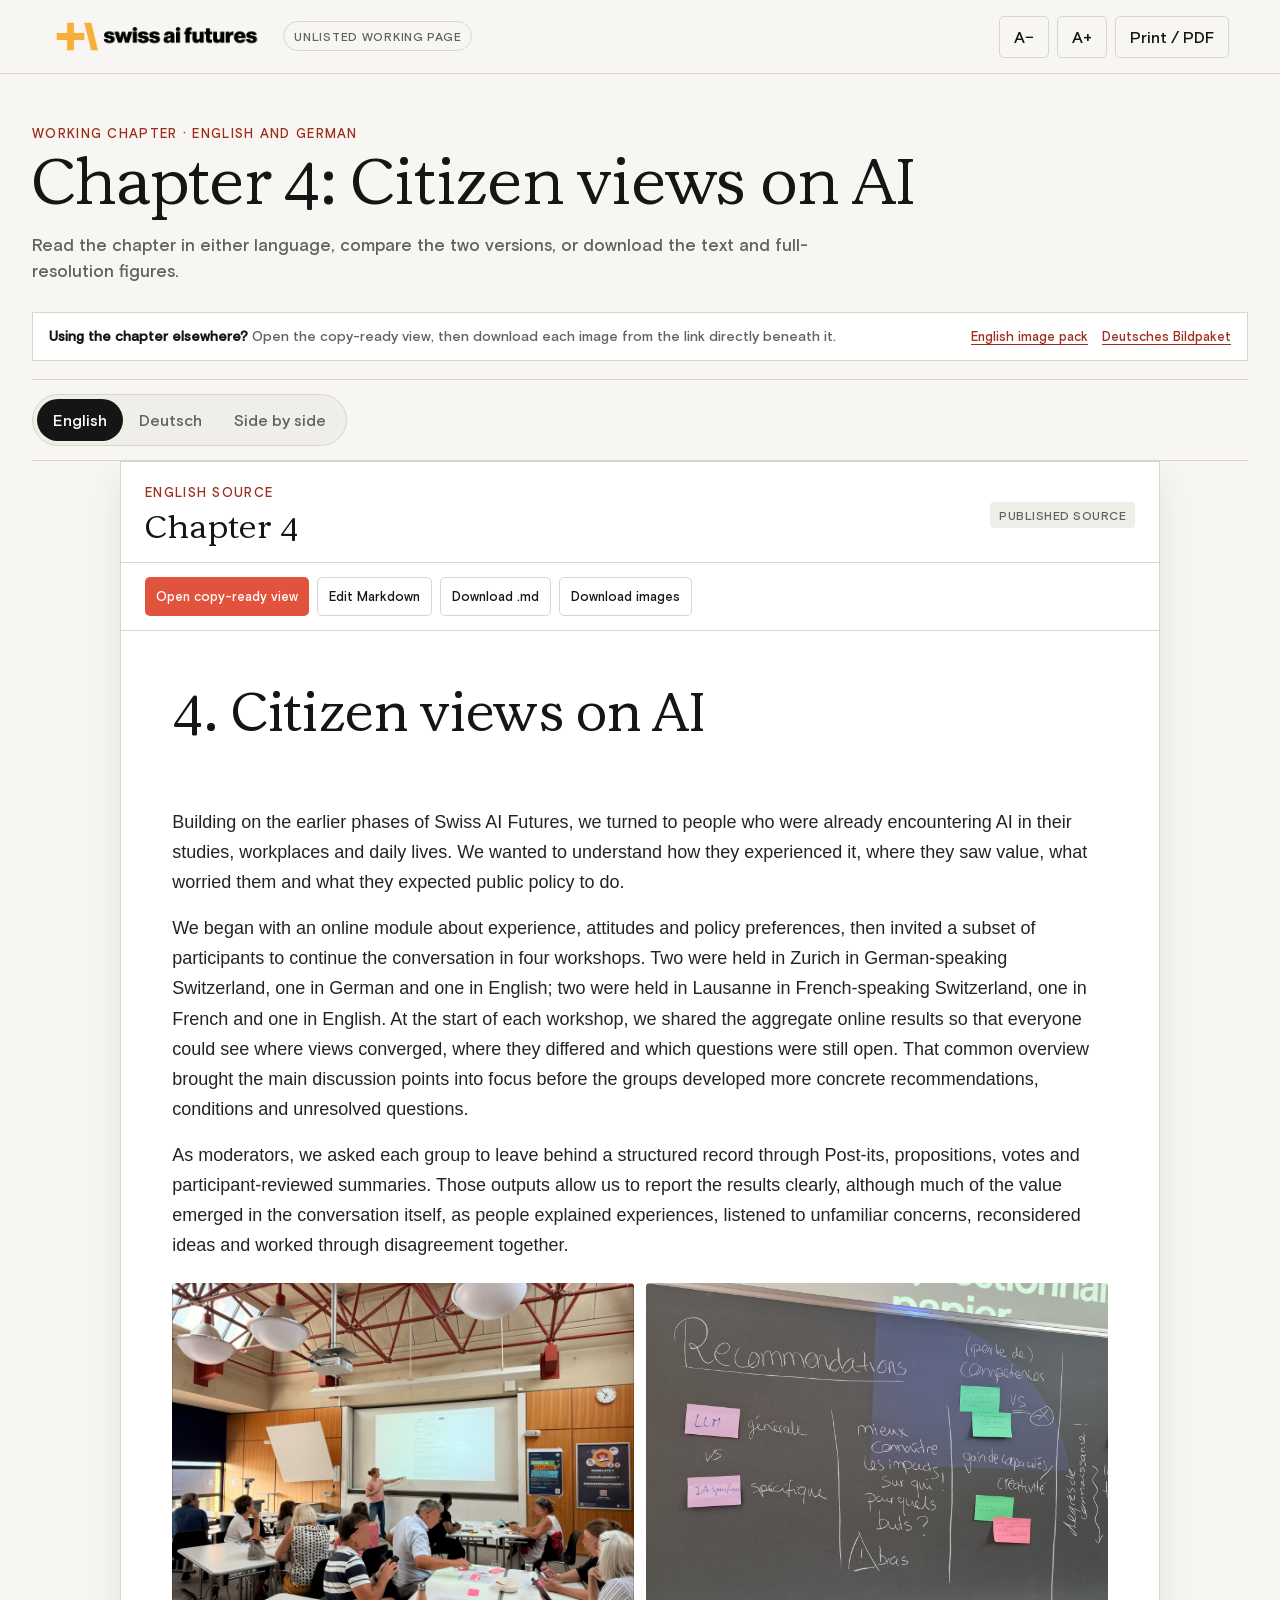
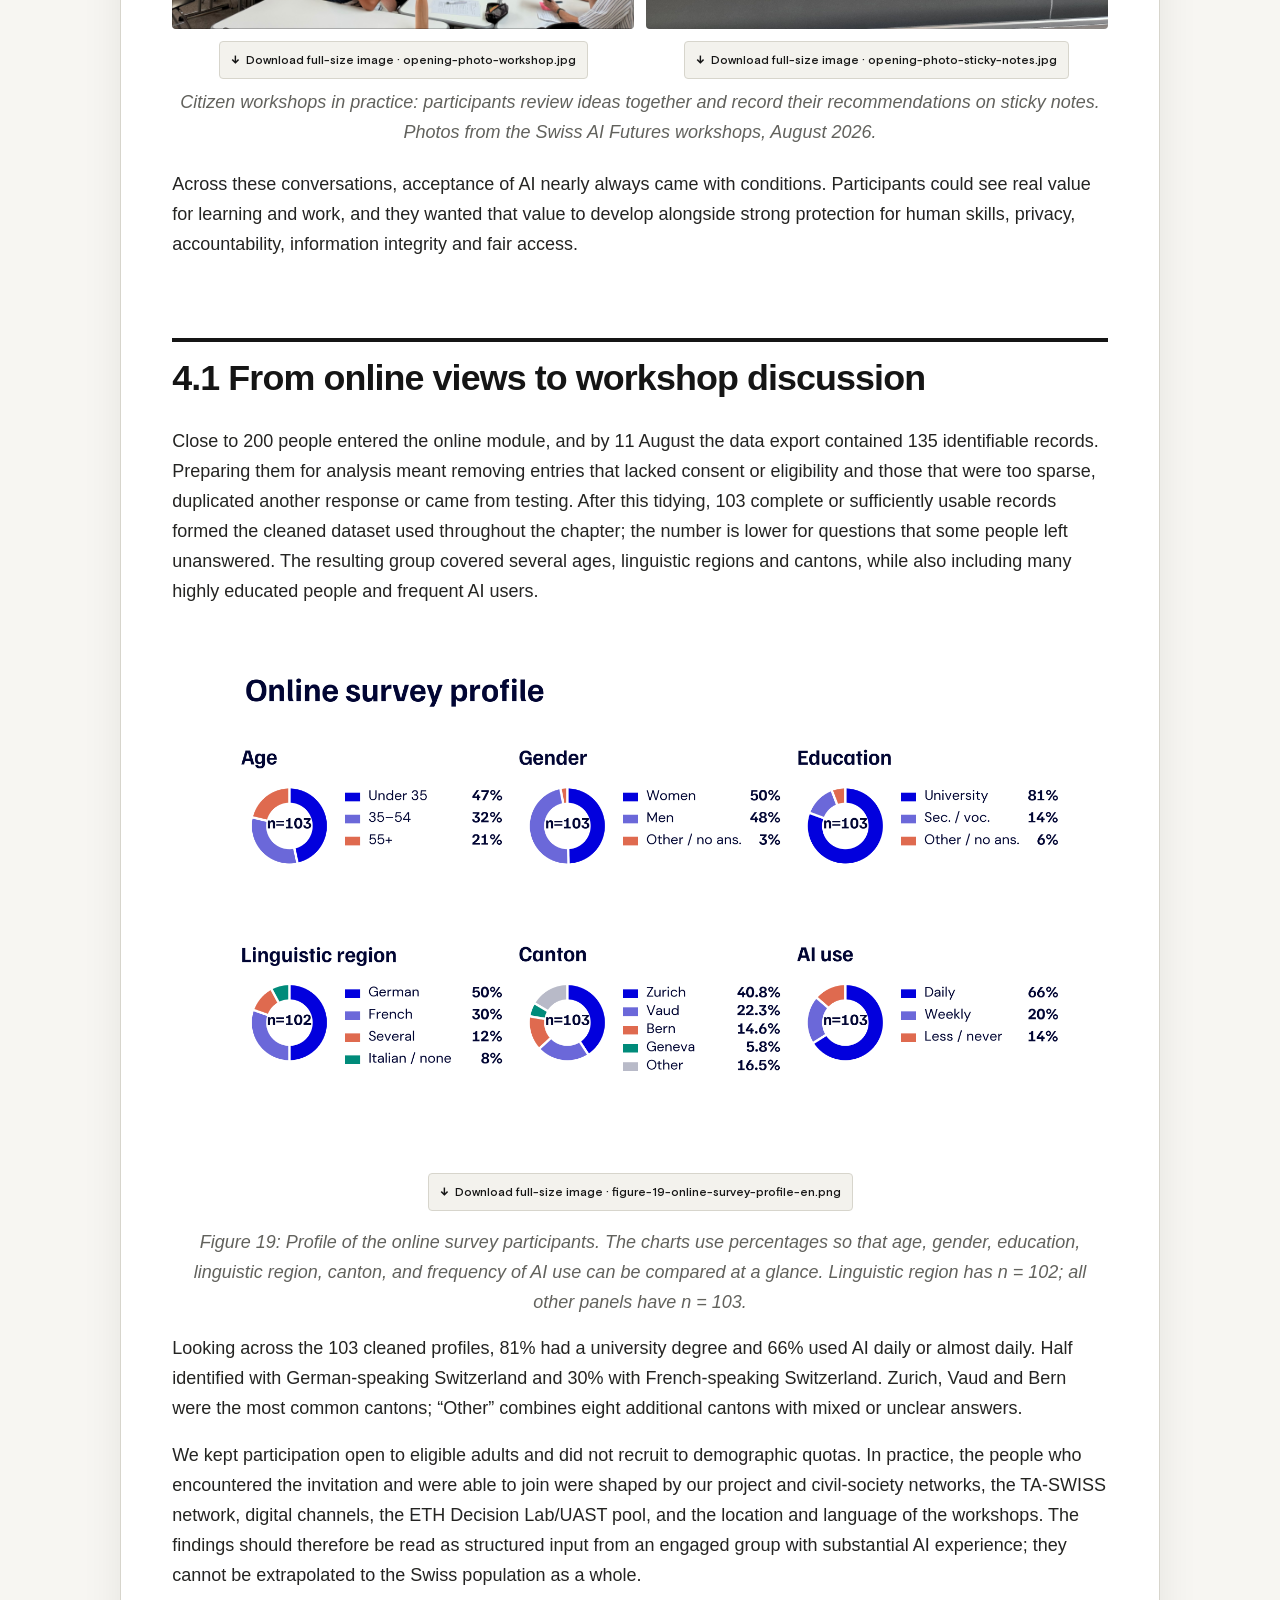
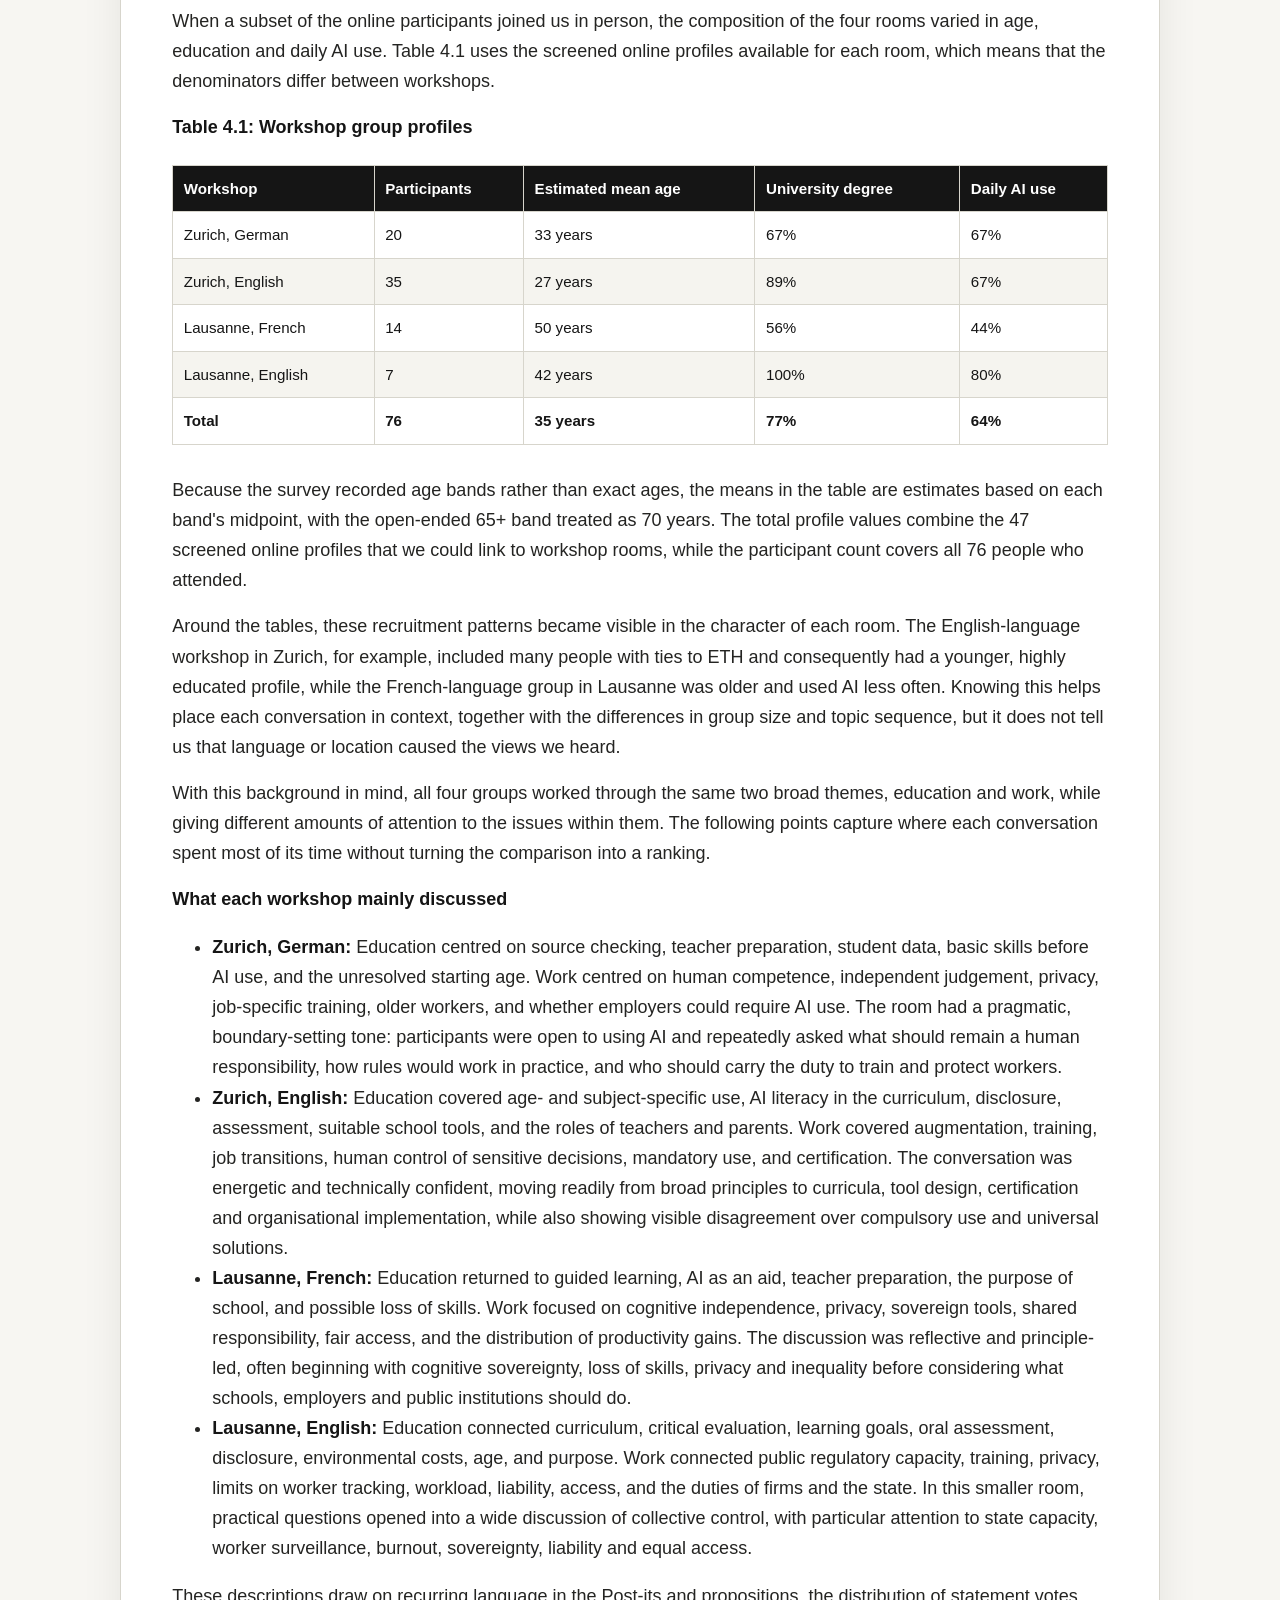
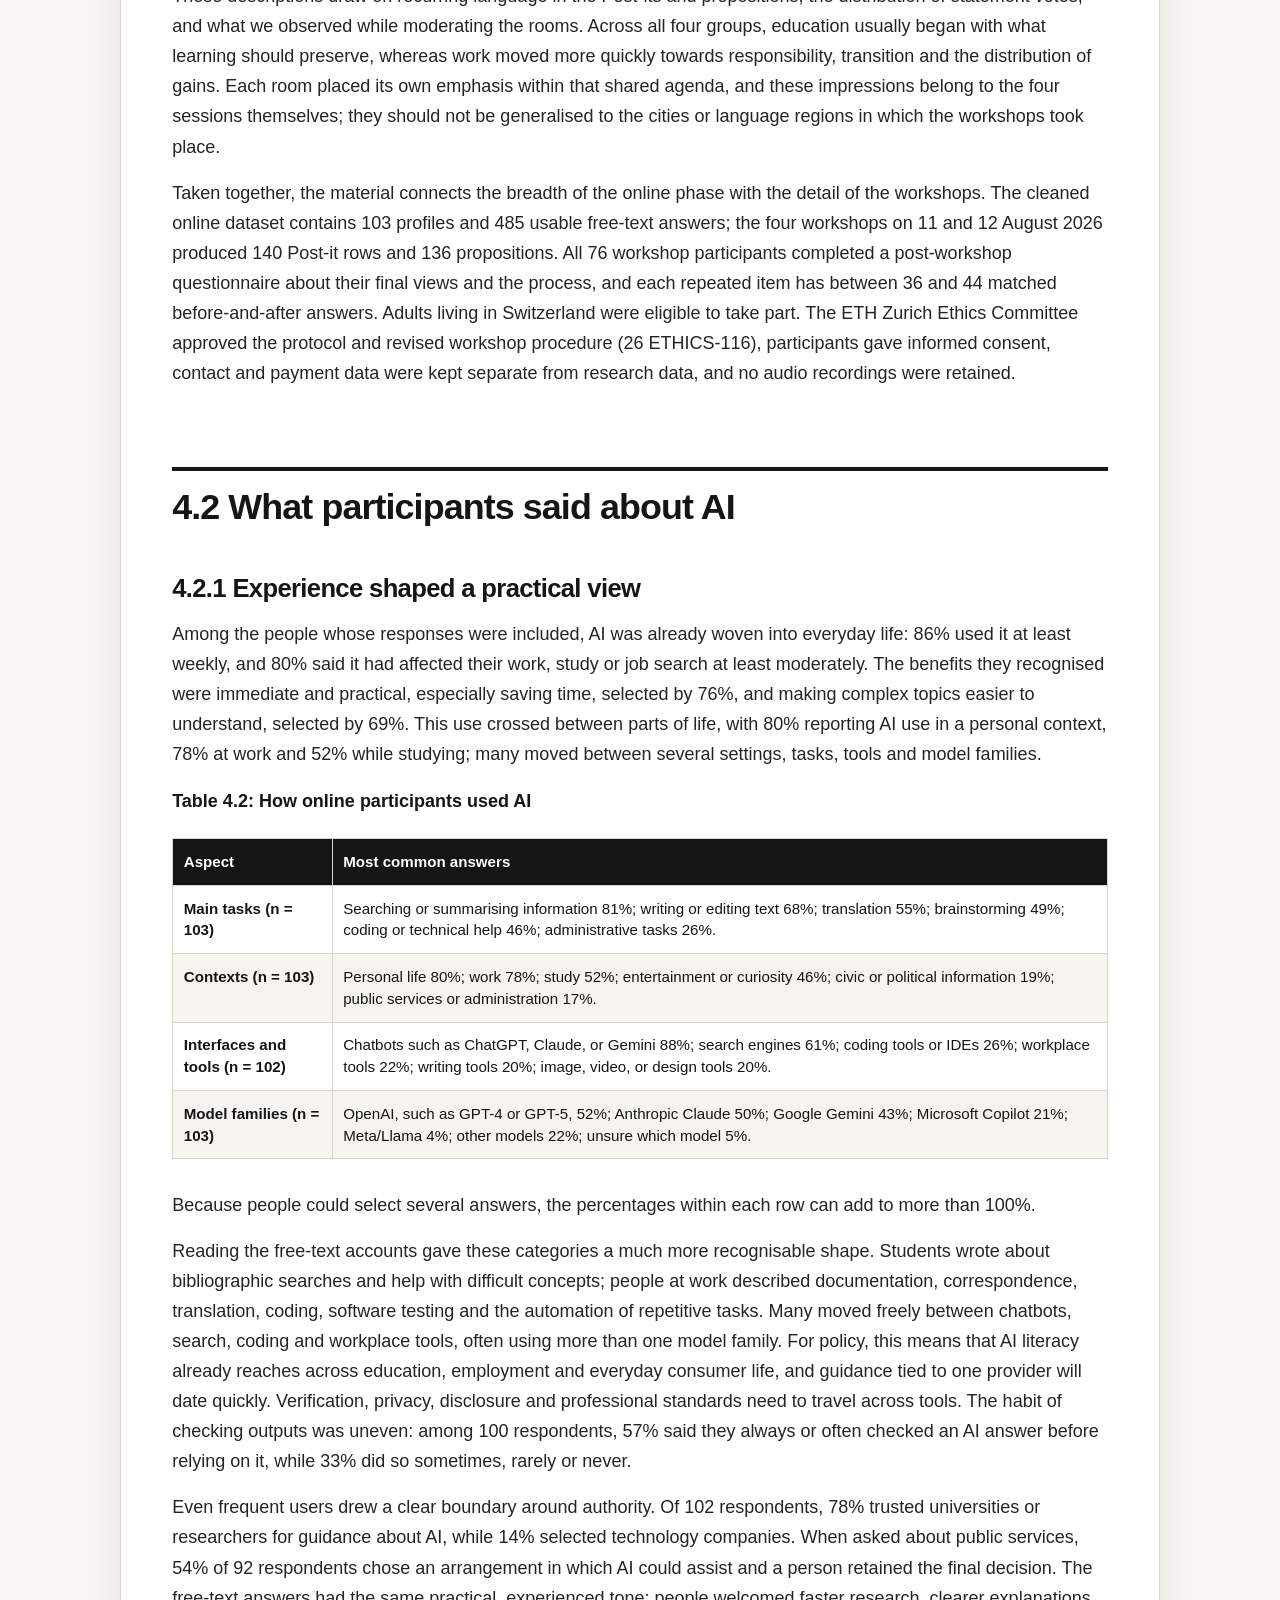
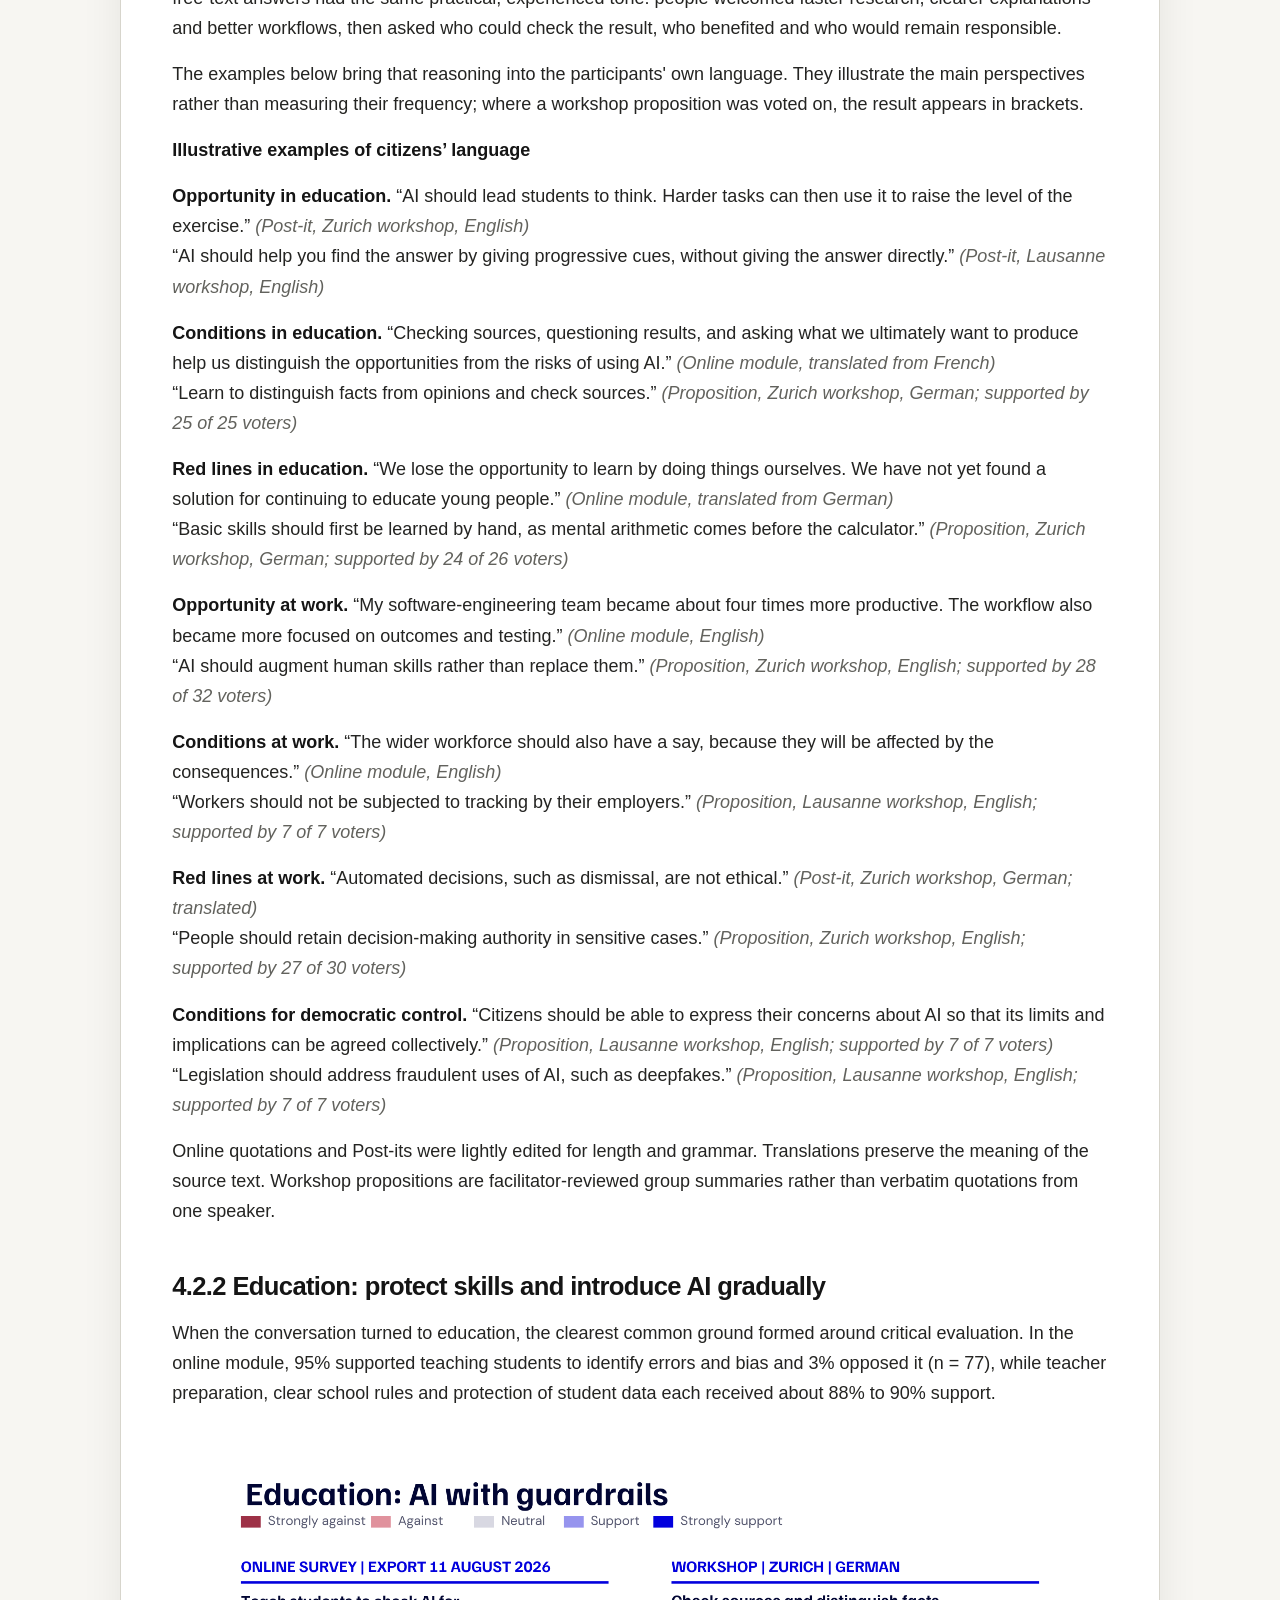
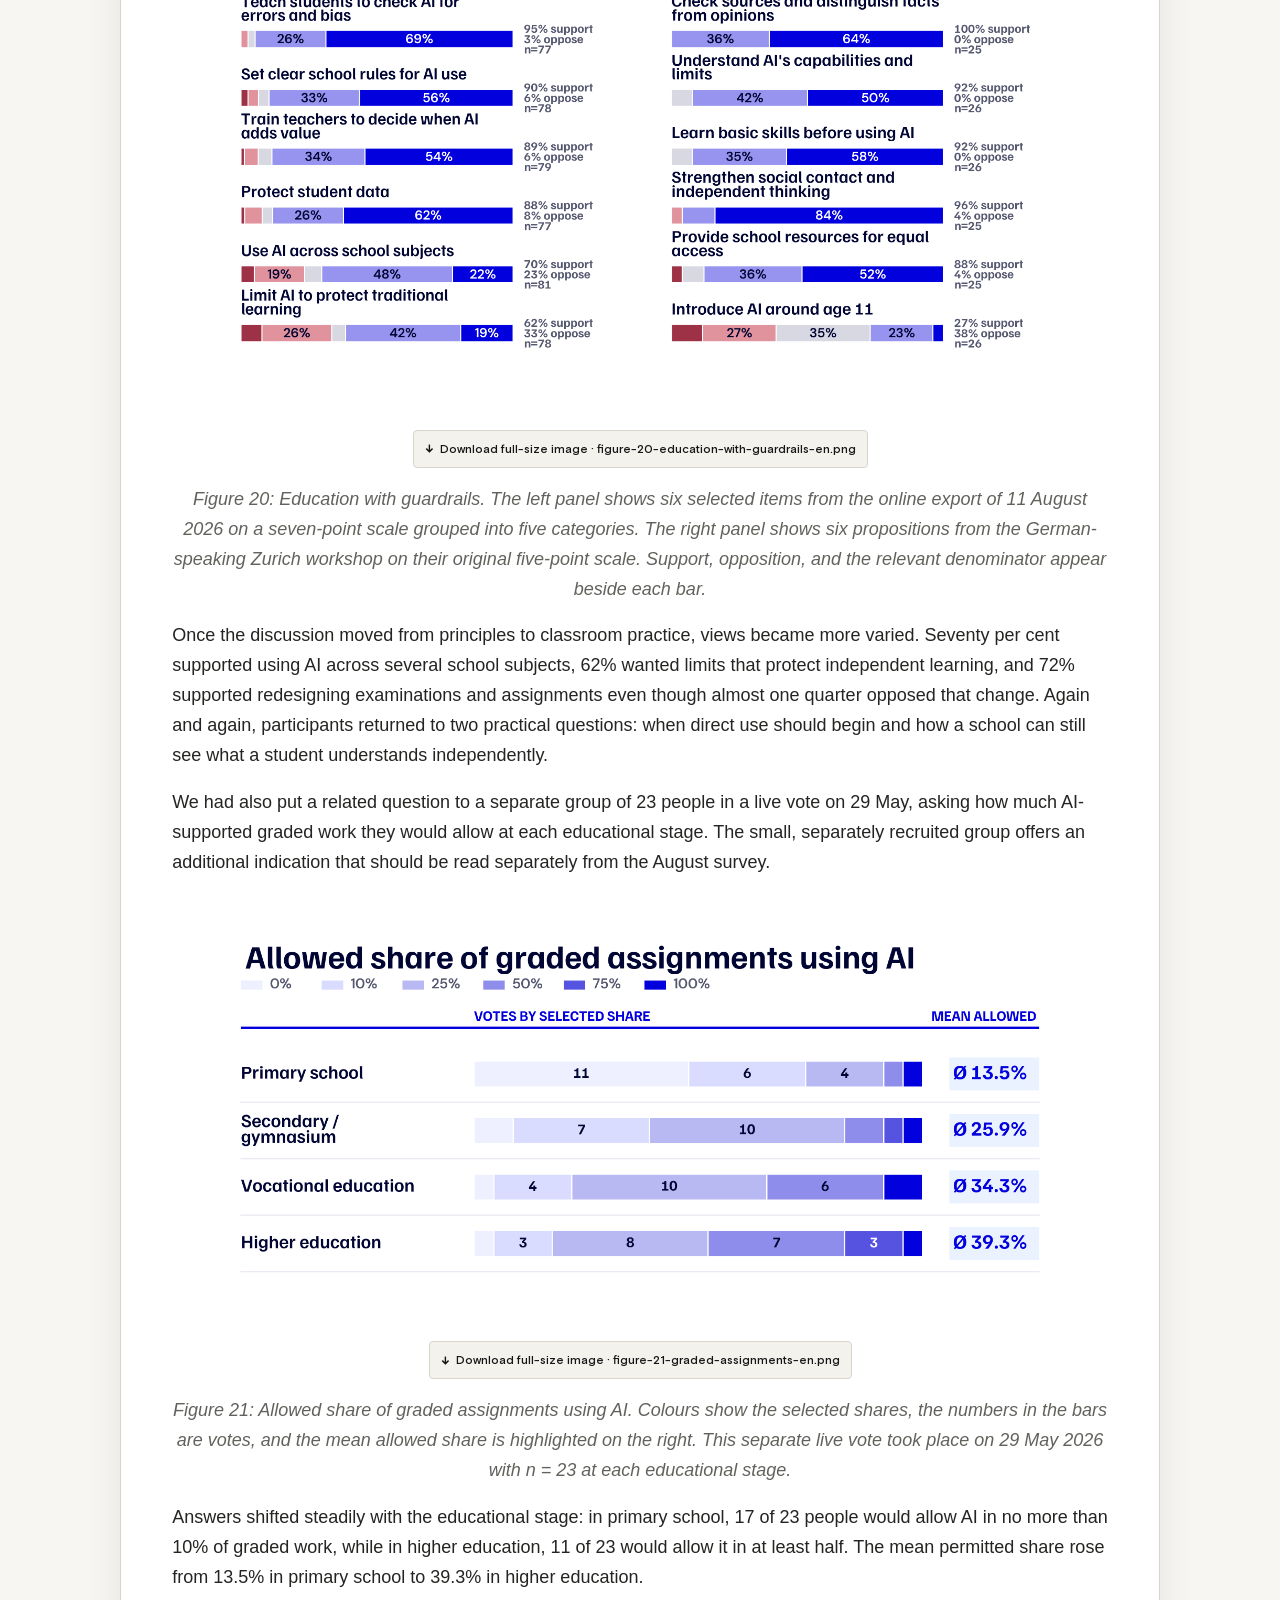
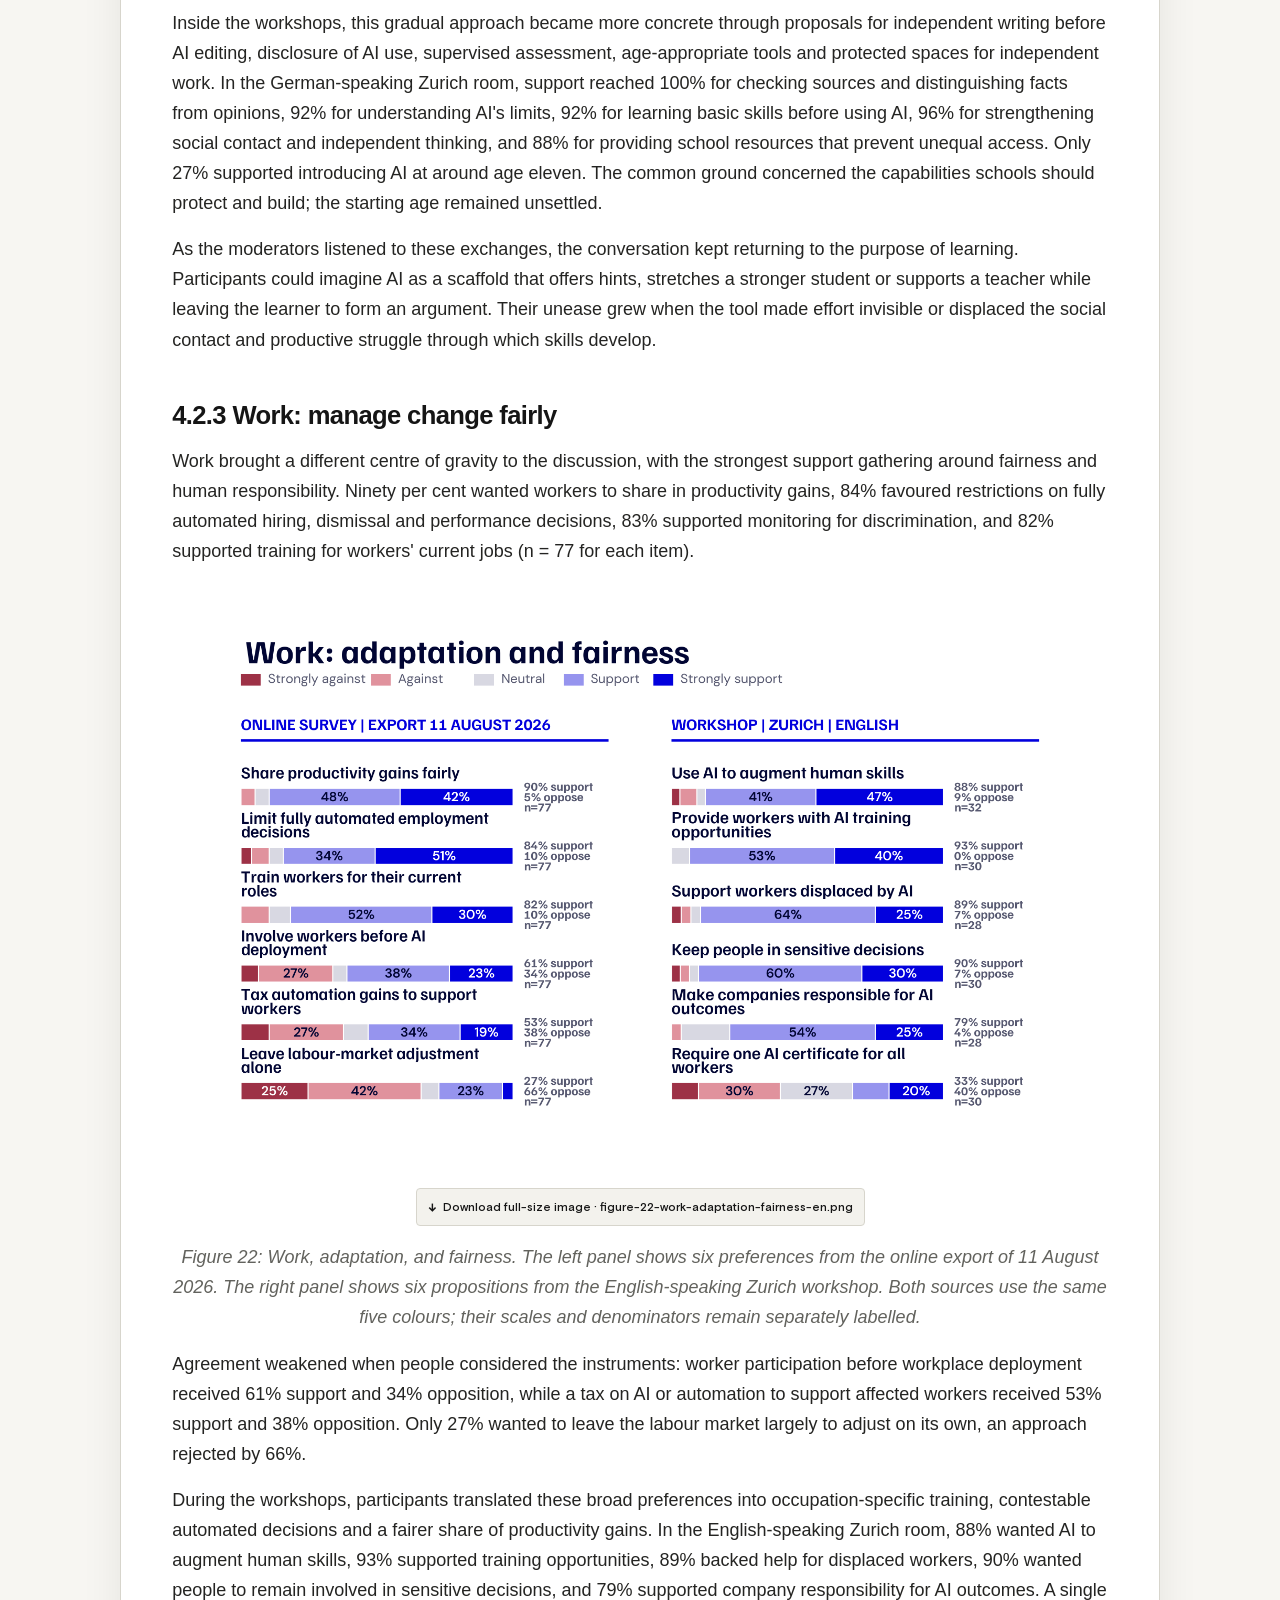
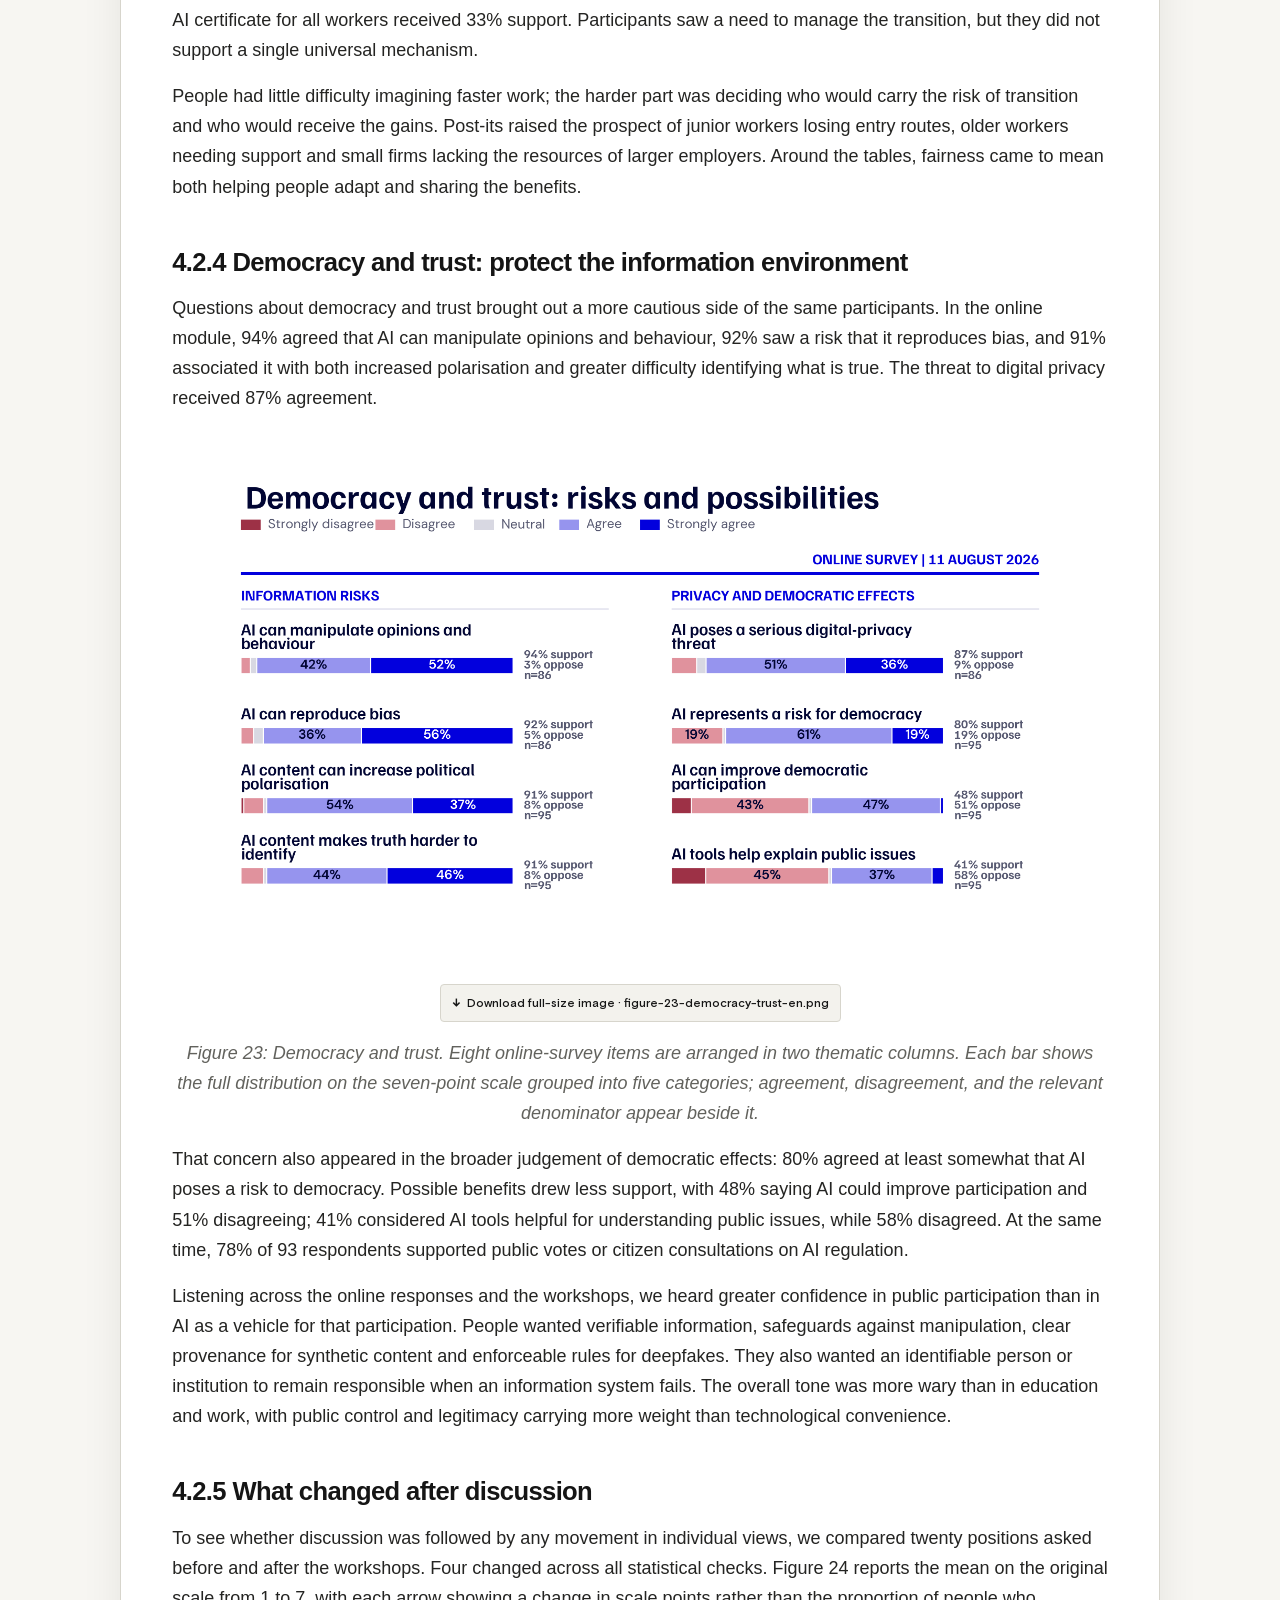
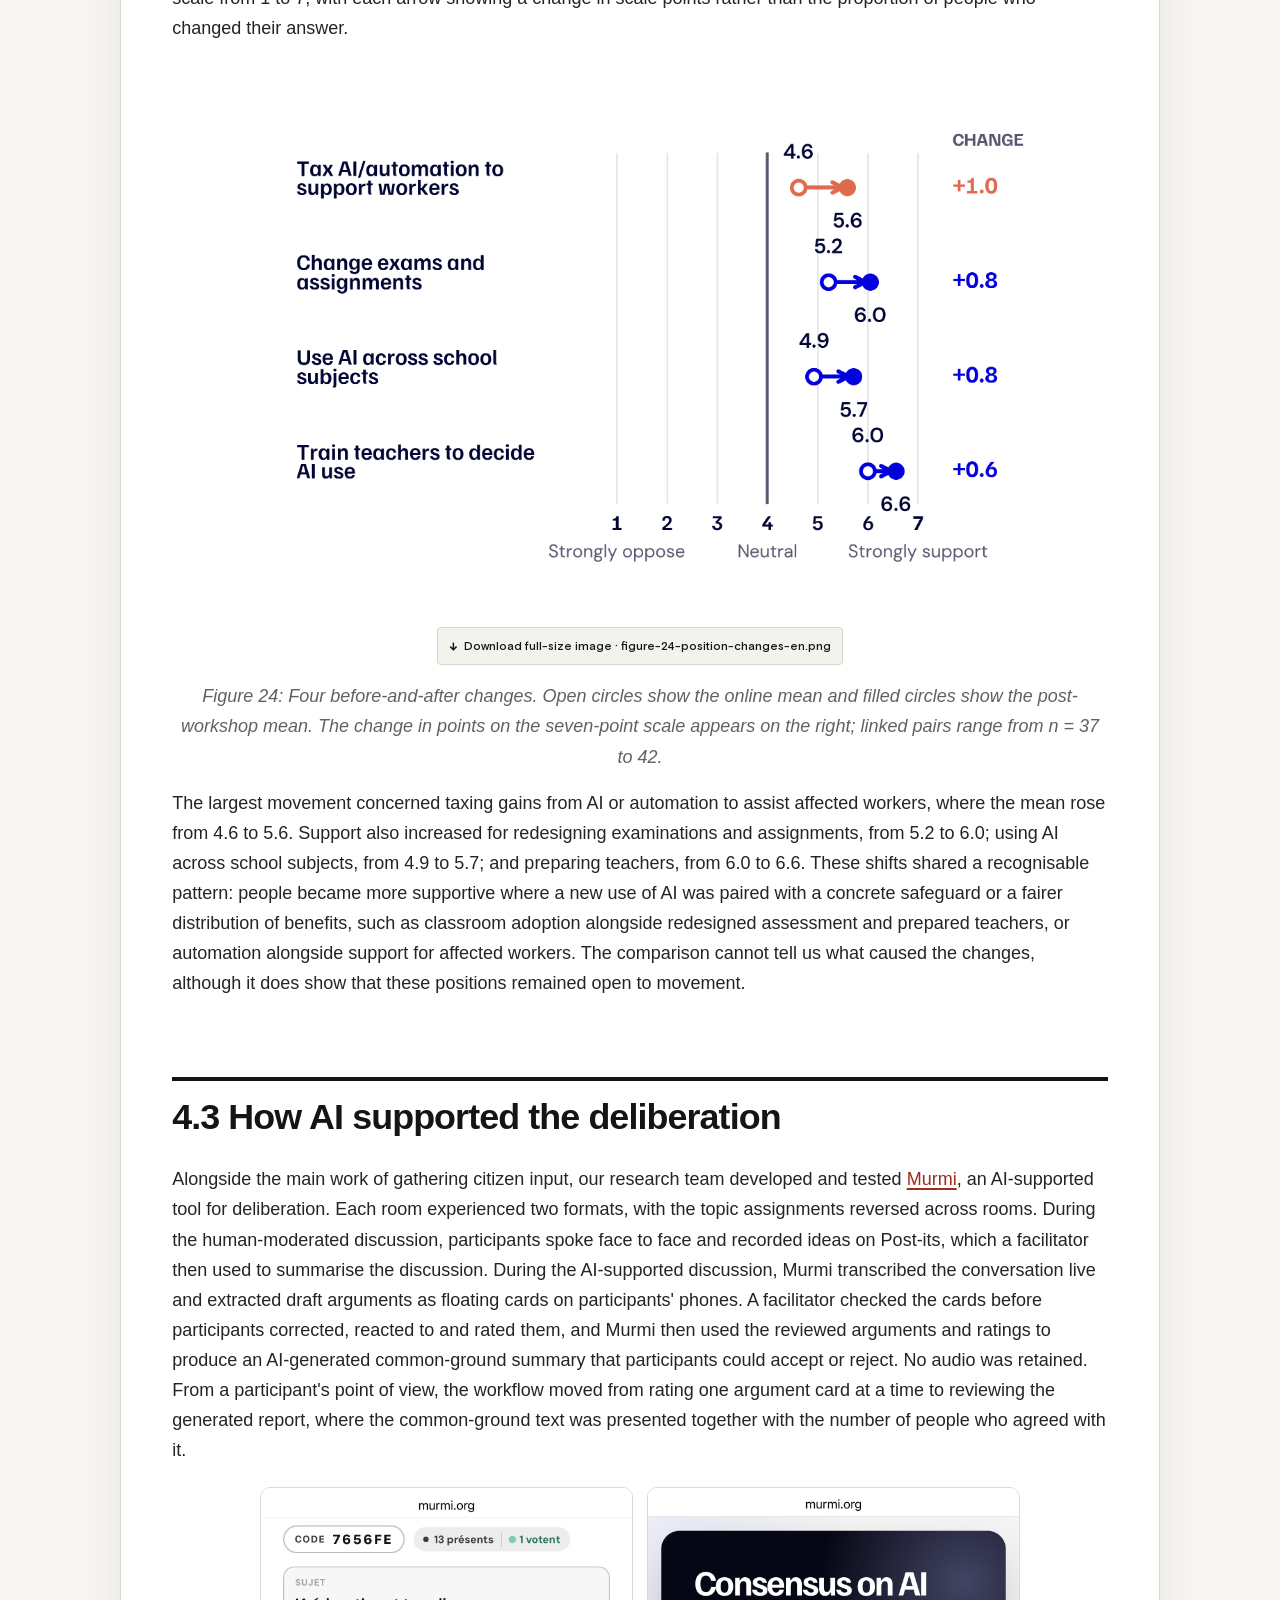
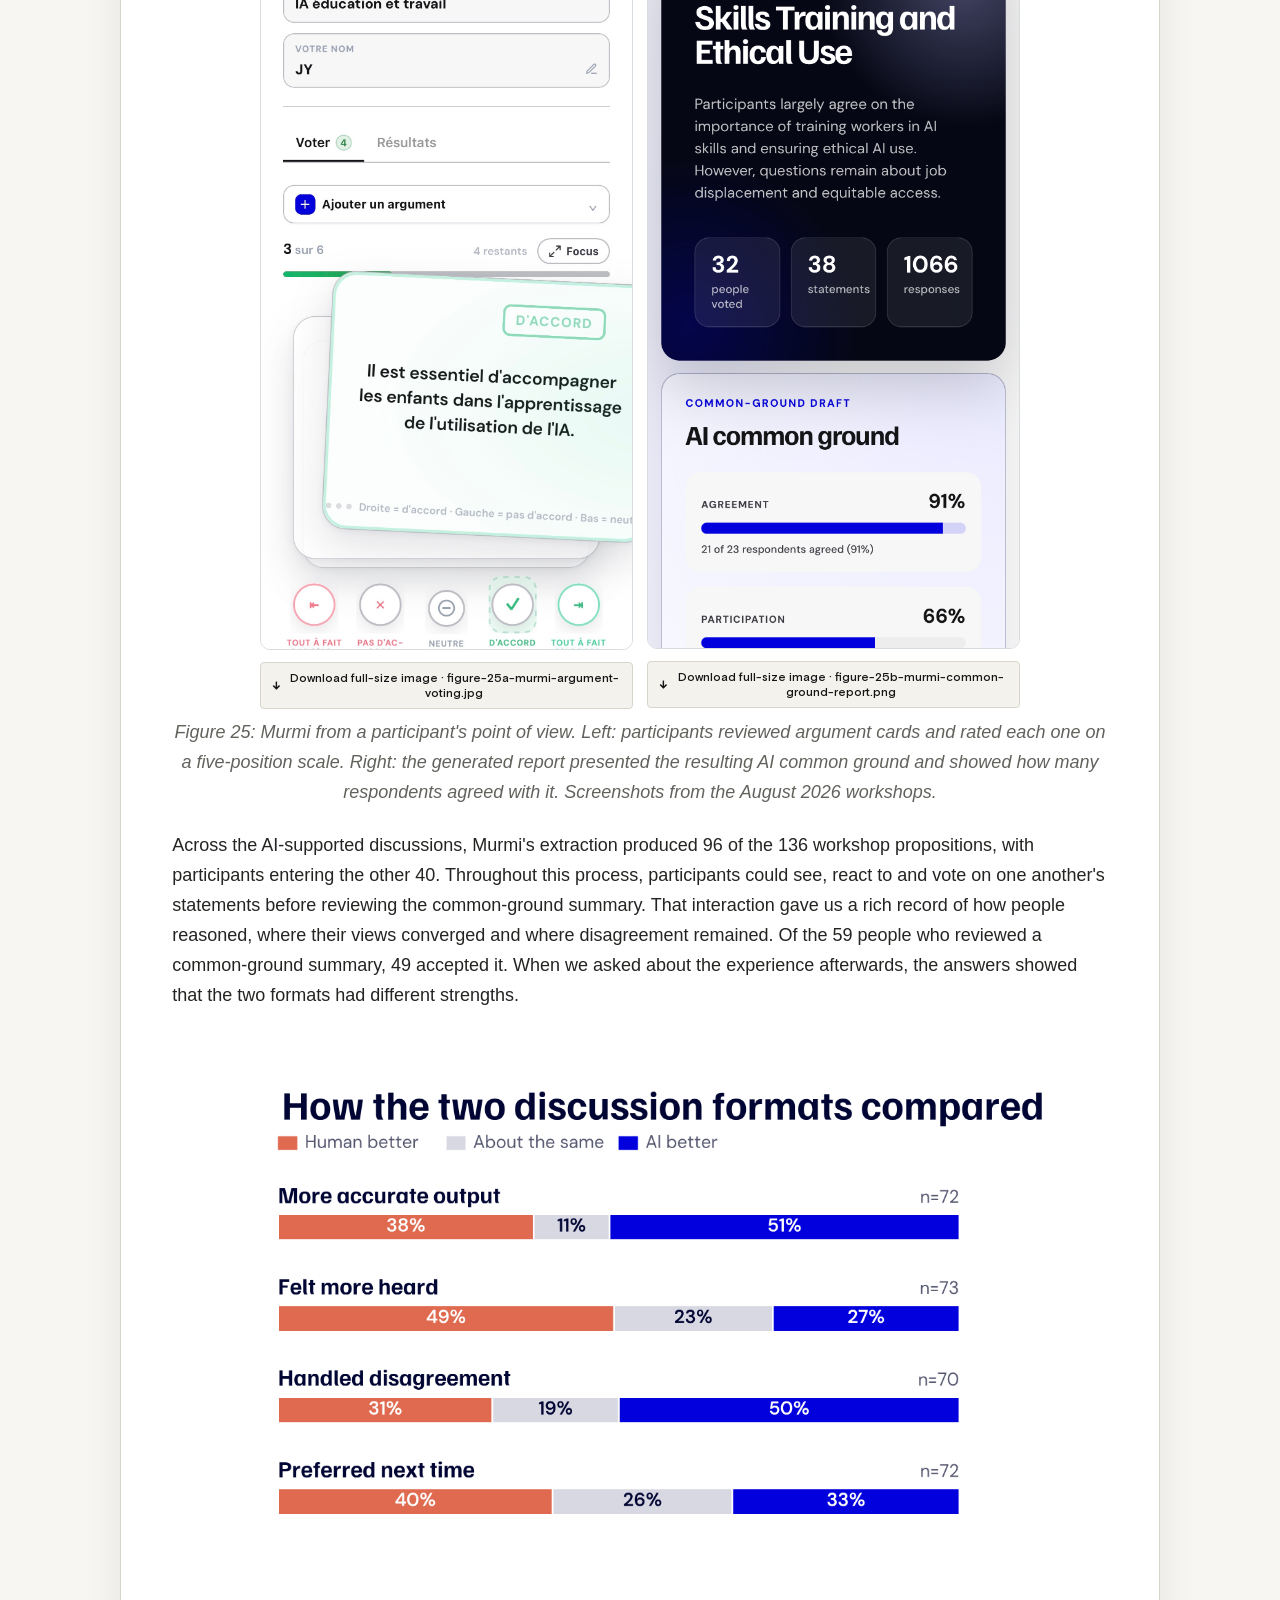
<file: chapter4-review-4b8e2d/index.html>
<!doctype html>
<html lang="en" data-font-size="comfortable">
  <head>
    <meta charset="utf-8">
    <meta name="viewport" content="width=device-width, initial-scale=1">
    <meta name="robots" content="noindex, nofollow, noarchive, nosnippet">
    <meta name="googlebot" content="noindex, nofollow, noarchive, nosnippet">
    <meta name="referrer" content="no-referrer">
    <meta name="theme-color" content="#f7f6f2">
    <title>Chapter 4: Citizen views on AI · Swiss AI Futures</title>
    <link rel="icon" type="image/png" href="../assets/images/logos/favicon.png">
    <link rel="stylesheet" href="styles.css?v=20260825b">
  </head>
  <body>
    <a class="skip-link" href="#workspace">Skip to the chapter</a>

    <header class="site-header">
      <div class="brand-block">
        <img
          src="../assets/images/logos/logo-warm-long.png"
          alt="Swiss AI Futures"
          width="214"
          height="43"
        >
        <span class="privacy-label">Unlisted working page</span>
      </div>
      <div class="header-actions">
        <button class="quiet-button" id="smaller-text" type="button" aria-label="Make text smaller">A−</button>
        <button class="quiet-button" id="larger-text" type="button" aria-label="Make text larger">A+</button>
        <button class="quiet-button" id="print-page" type="button">Print / PDF</button>
      </div>
    </header>

    <main id="workspace">
      <section class="workspace-intro" aria-labelledby="page-title">
        <div>
          <p class="eyebrow">Working chapter · English and German</p>
          <h1 id="page-title">Chapter 4: Citizen views on AI</h1>
          <p class="intro-copy">
            Read the chapter in either language, compare the two versions, or download the text and full-resolution figures.
          </p>
        </div>
      </section>

      <section class="transfer-note" aria-label="Using the chapter in another document">
        <p><strong>Using the chapter elsewhere?</strong> Open the copy-ready view, then download each image from the link directly beneath it.</p>
        <div class="transfer-links">
          <a href="downloads/chapter4-images-english.zip" download>English image pack</a>
          <a href="downloads/chapter4-images-german.zip" download>Deutsches Bildpaket</a>
        </div>
      </section>

      <div class="workspace-toolbar" aria-label="Workspace controls">
        <div class="segmented-control" role="group" aria-label="Language view">
          <button type="button" data-view="en" aria-pressed="true">English</button>
          <button type="button" data-view="de" aria-pressed="false">Deutsch</button>
          <button type="button" data-view="compare" aria-pressed="false">Side by side</button>
        </div>
      </div>

      <div class="workspace-grid" data-view="en">
        <section class="language-panel" data-language="en" aria-labelledby="english-heading">
          <header class="language-header">
            <div>
              <p class="language-kicker">English source</p>
              <h2 id="english-heading">Chapter 4</h2>
            </div>
            <span class="document-status" data-status="en">Loading…</span>
          </header>

          <div class="document-actions" aria-label="English document actions">
            <a class="primary-button link-button" href="chapter4-en-copy.html" target="_blank" rel="noopener noreferrer">Open copy-ready view</a>
            <button class="edit-toggle secondary-button" type="button" data-language-action="en">Edit Markdown</button>
            <a class="secondary-button link-button" href="chapter4-en.md" download>Download .md</a>
            <a class="secondary-button link-button" href="downloads/chapter4-images-english.zip" download>Download images</a>
          </div>

          <p class="editing-help" data-help="en" hidden>
            Your draft is saved only in this browser. Copy the formatted text or download the Markdown when ready.
          </p>

          <div class="document-surface" data-surface="en">
            <div class="editor-pane" data-editor-pane="en" hidden>
              <label for="editor-en">English Markdown</label>
              <textarea id="editor-en" spellcheck="true" aria-label="Edit English Markdown"></textarea>
              <div class="editor-footer">
                <span data-saved="en">Local autosave is on</span>
                <button class="text-button" type="button" data-reset="en">Discard local draft</button>
              </div>
            </div>
            <article class="markdown-body" id="preview-en" aria-label="English chapter preview">
              <p class="loading-copy">Loading English…</p>
            </article>
          </div>
        </section>

        <section class="language-panel" data-language="de" aria-labelledby="german-heading">
          <header class="language-header">
            <div>
              <p class="language-kicker">Deutsche Fassung</p>
              <h2 id="german-heading">Kapitel 4</h2>
            </div>
            <span class="document-status" data-status="de">Wird geladen…</span>
          </header>

          <div class="document-actions" aria-label="German document actions">
            <a class="primary-button link-button" href="chapter4-de-copy.html" target="_blank" rel="noopener noreferrer">Kopieransicht öffnen</a>
            <button class="edit-toggle secondary-button" type="button" data-language-action="de">Markdown bearbeiten</button>
            <a class="secondary-button link-button" href="chapter4-de.md" download>.md herunterladen</a>
            <a class="secondary-button link-button" href="downloads/chapter4-images-german.zip" download>Bilder herunterladen</a>
          </div>

          <p class="editing-help" data-help="de" hidden>
            Der Entwurf bleibt in diesem Browser. Danach den formatierten Text kopieren oder die Markdown-Datei herunterladen.
          </p>

          <div class="document-surface" data-surface="de">
            <div class="editor-pane" data-editor-pane="de" hidden>
              <label for="editor-de">Deutsches Markdown</label>
              <textarea id="editor-de" spellcheck="true" aria-label="Deutsches Markdown bearbeiten"></textarea>
              <div class="editor-footer">
                <span data-saved="de">Lokales Speichern ist aktiv</span>
                <button class="text-button" type="button" data-reset="de">Lokalen Entwurf verwerfen</button>
              </div>
            </div>
            <article class="markdown-body" id="preview-de" lang="de" aria-label="Vorschau des deutschen Kapitels">
              <p class="loading-copy">Deutsch wird geladen…</p>
            </article>
          </div>
        </section>
      </div>
    </main>

    <div class="toast" id="toast" role="status" aria-live="polite" hidden></div>

    <script src="vendor/marked.umd.js"></script>
    <script src="app.js?v=20260825b"></script>
  </body>
</html>
</file>
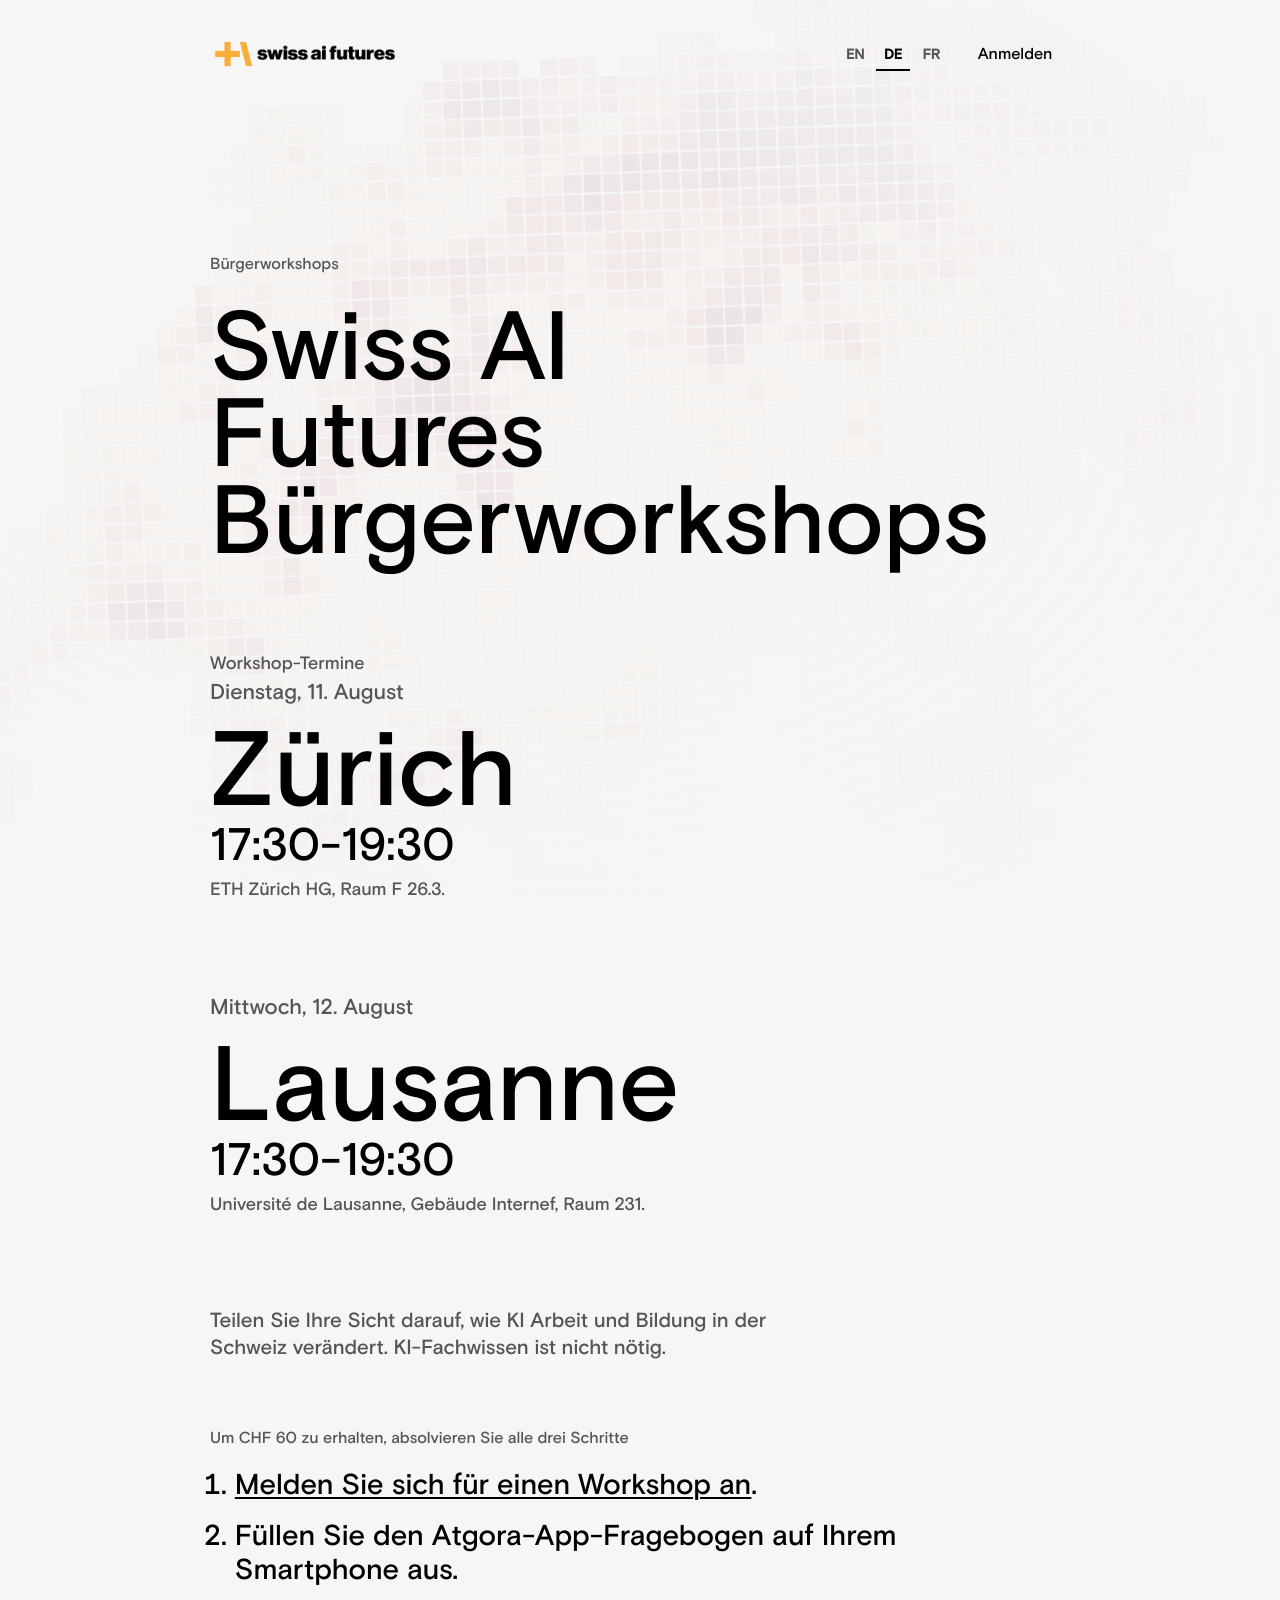
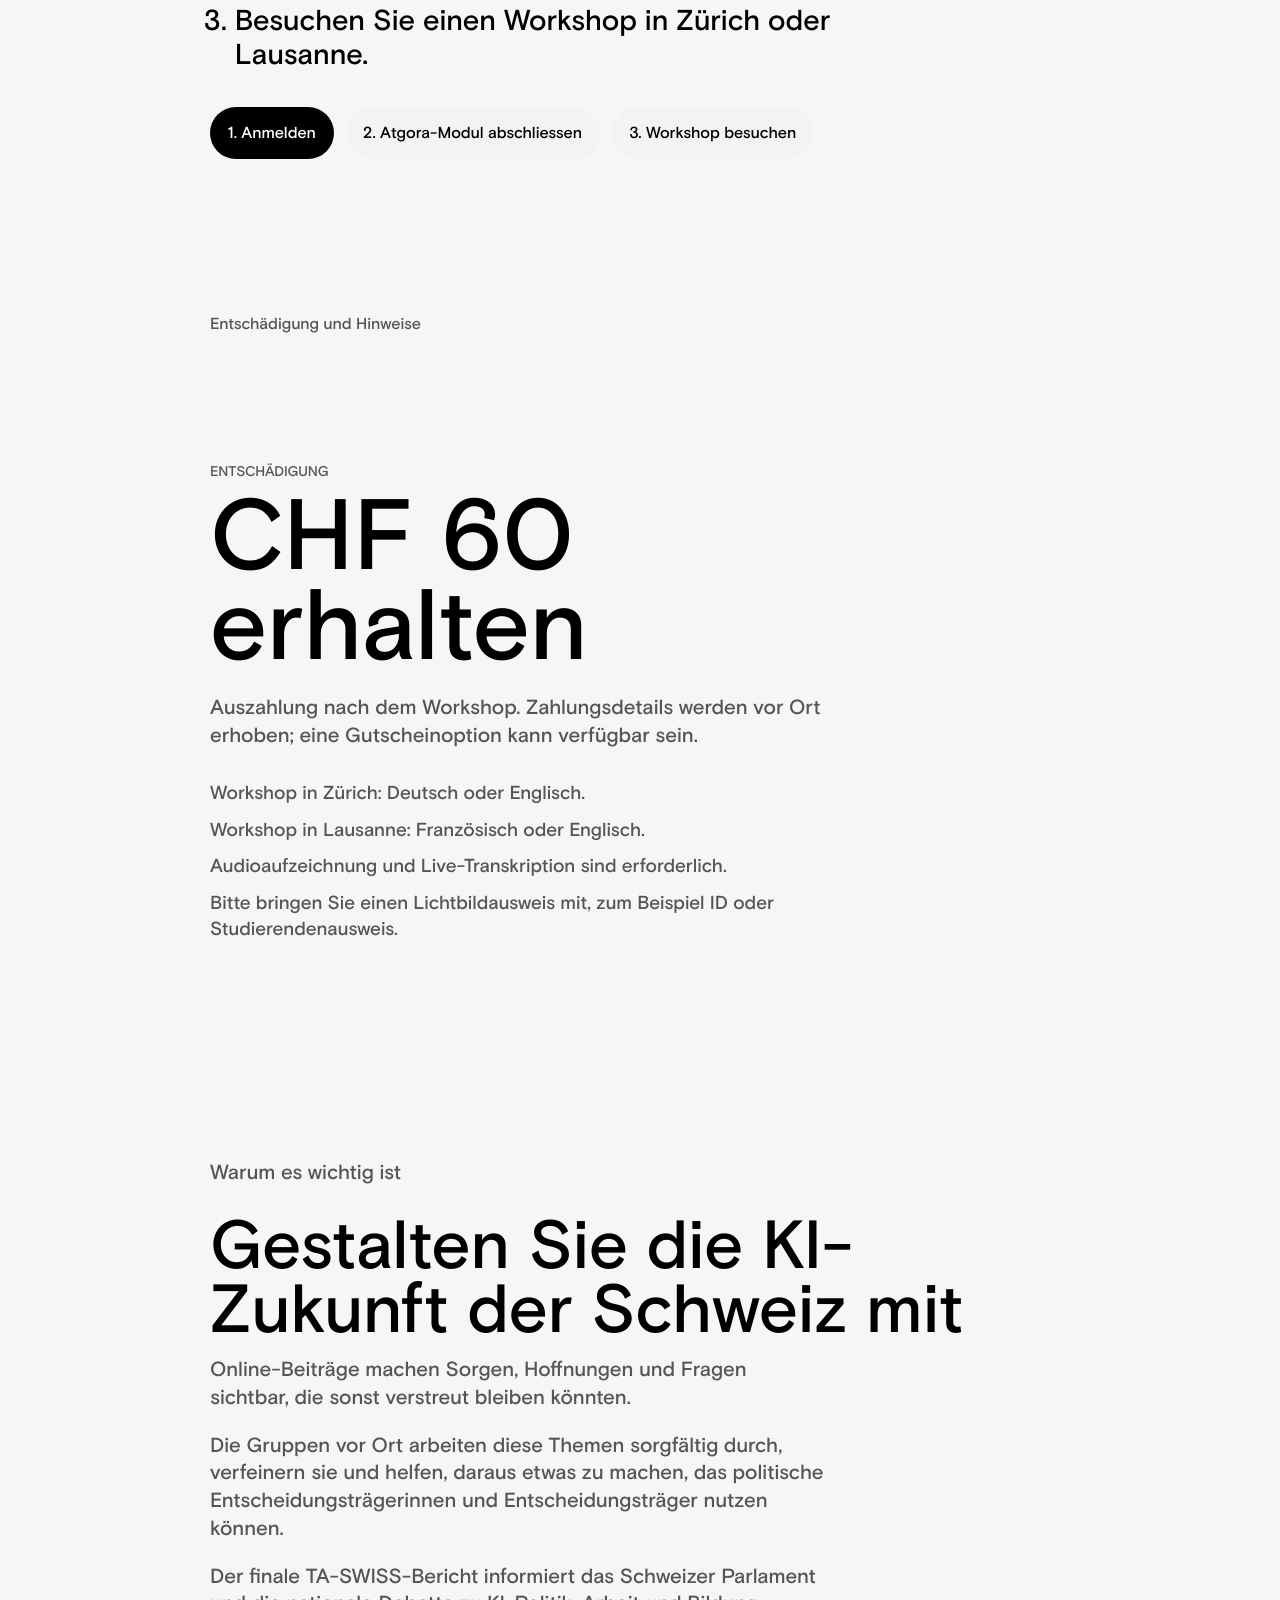
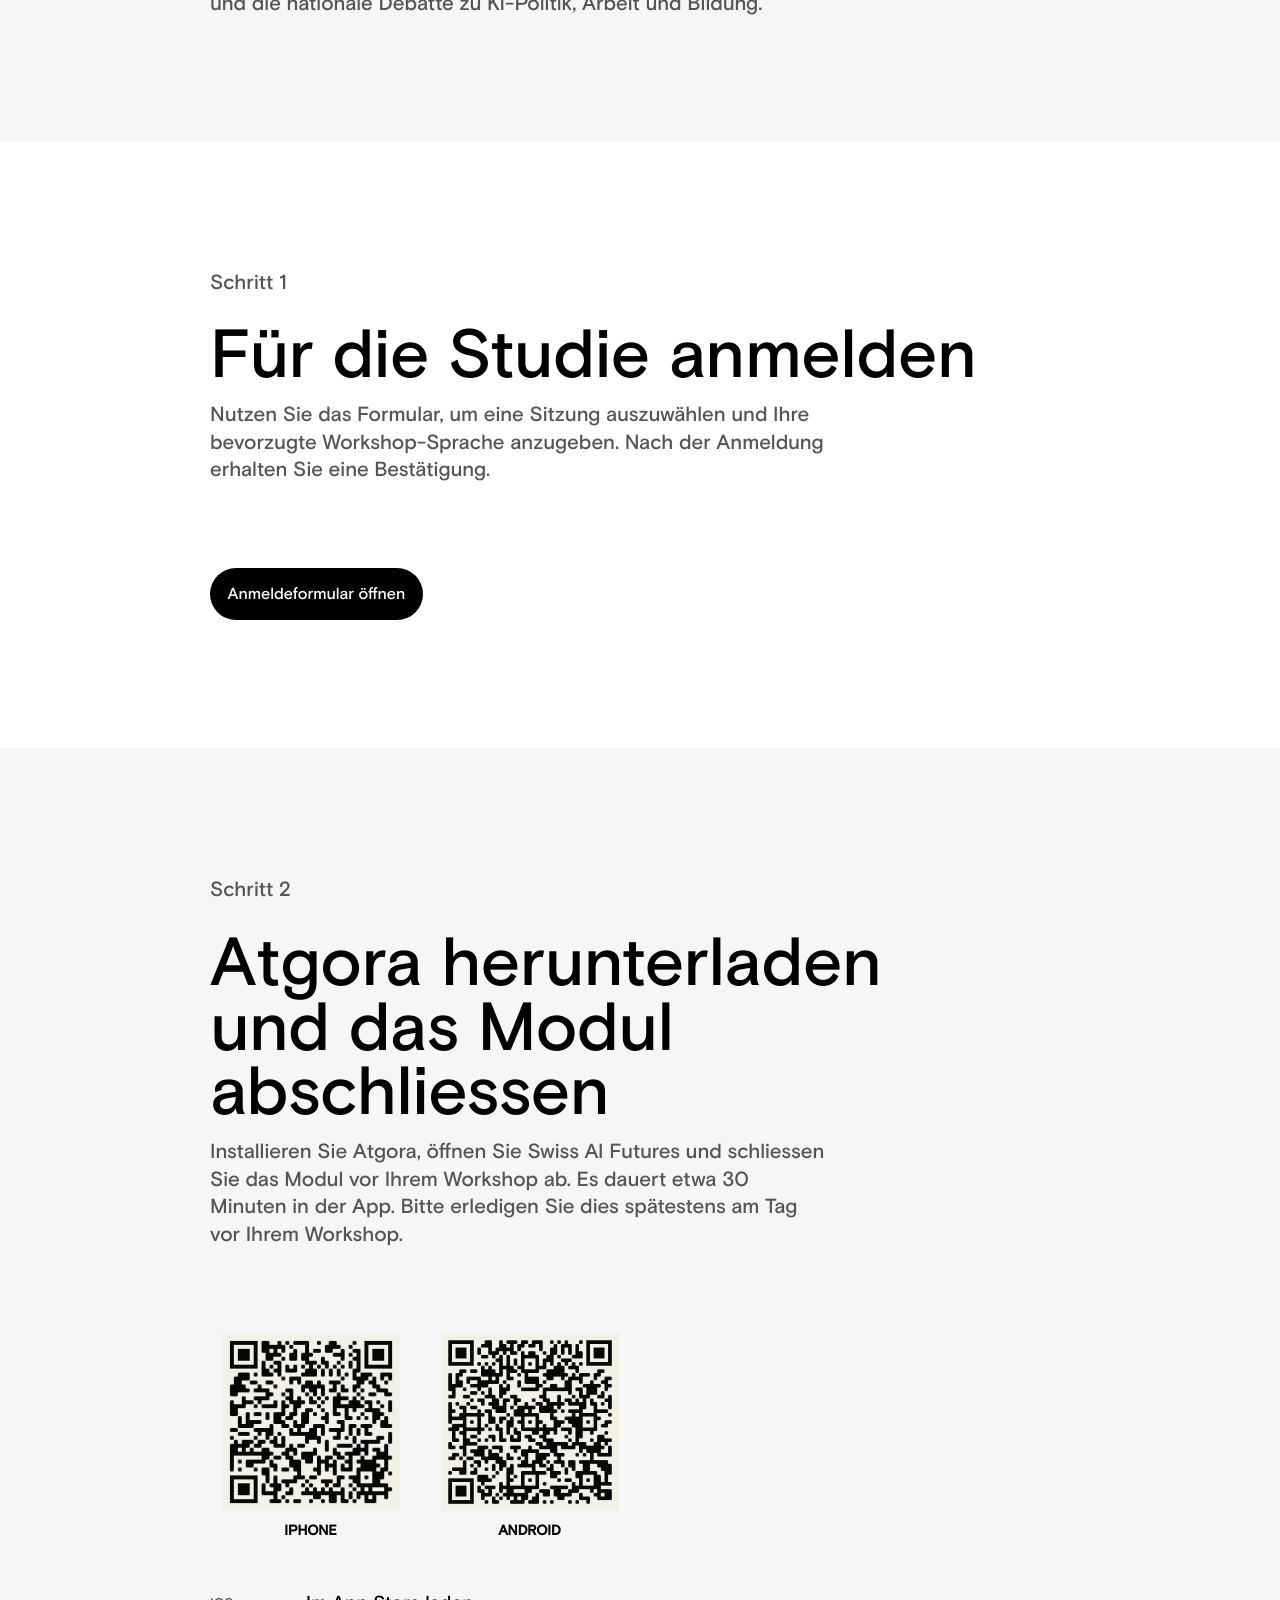
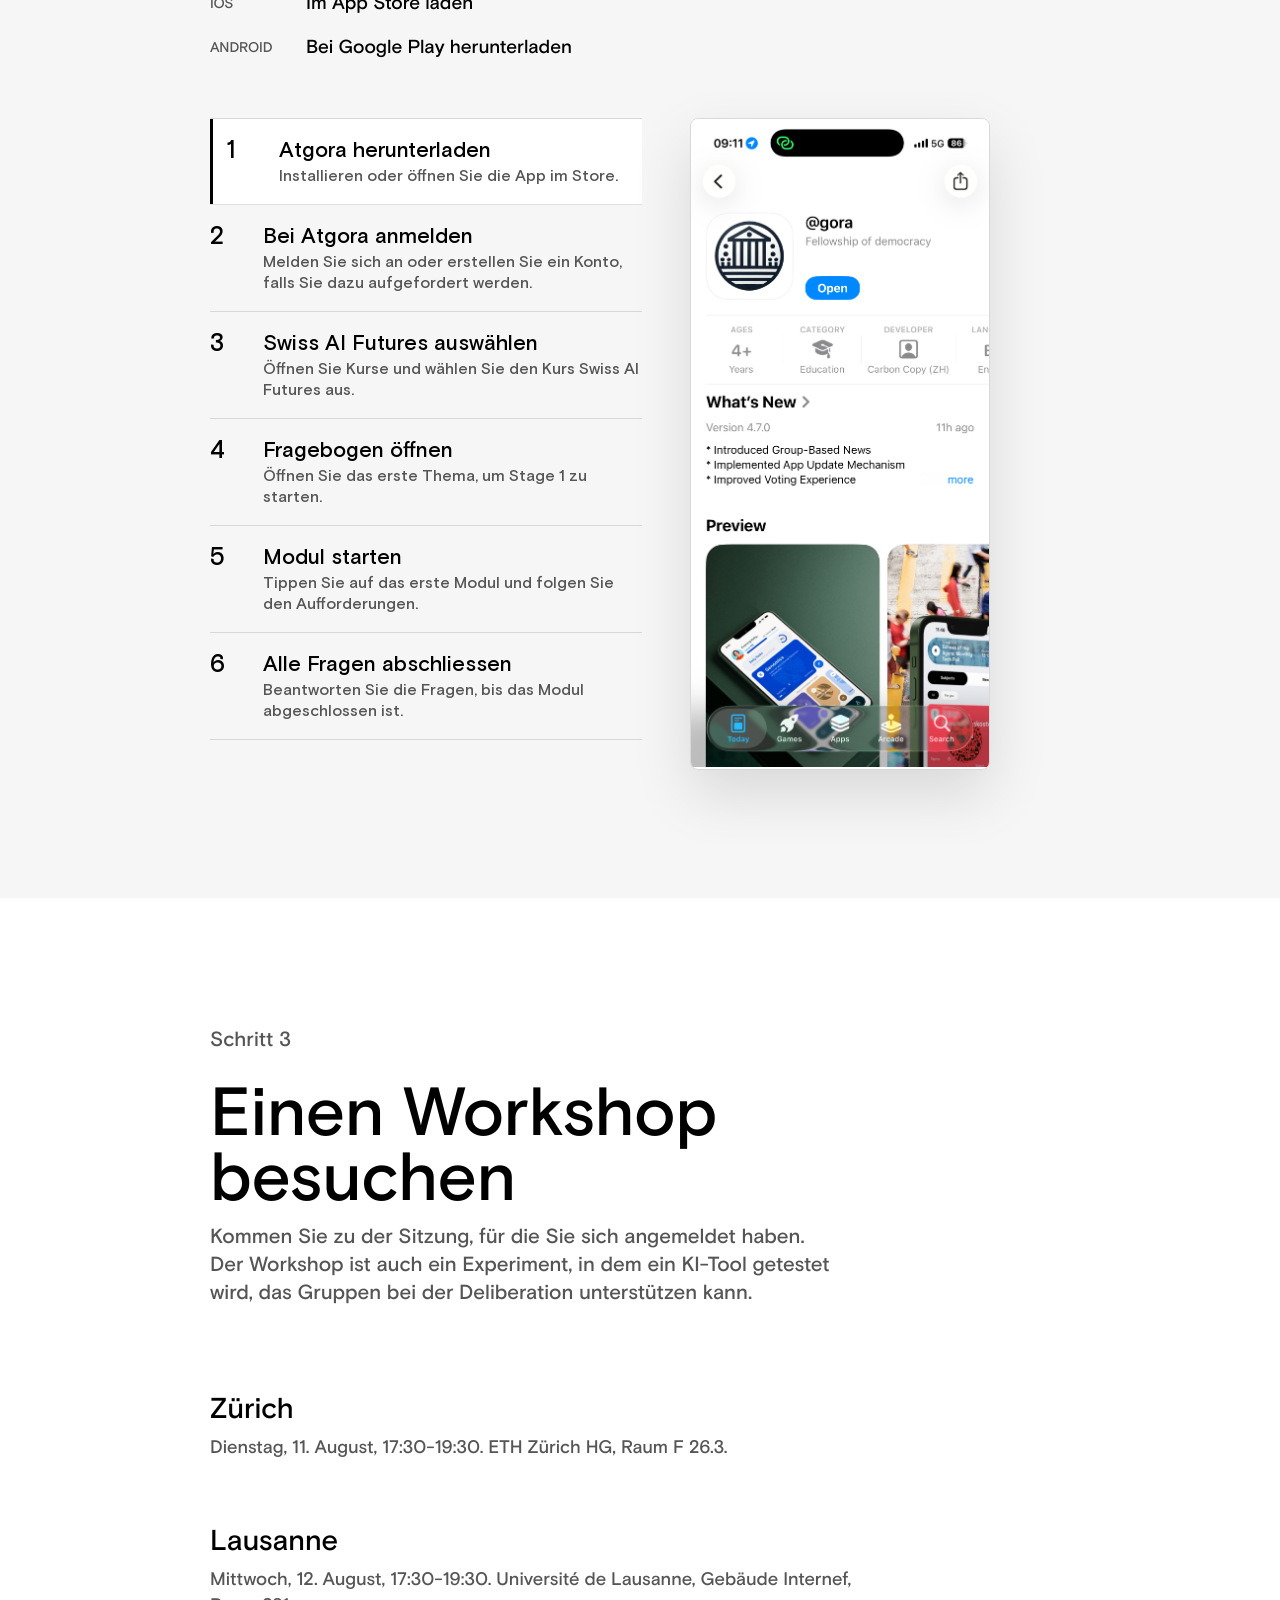
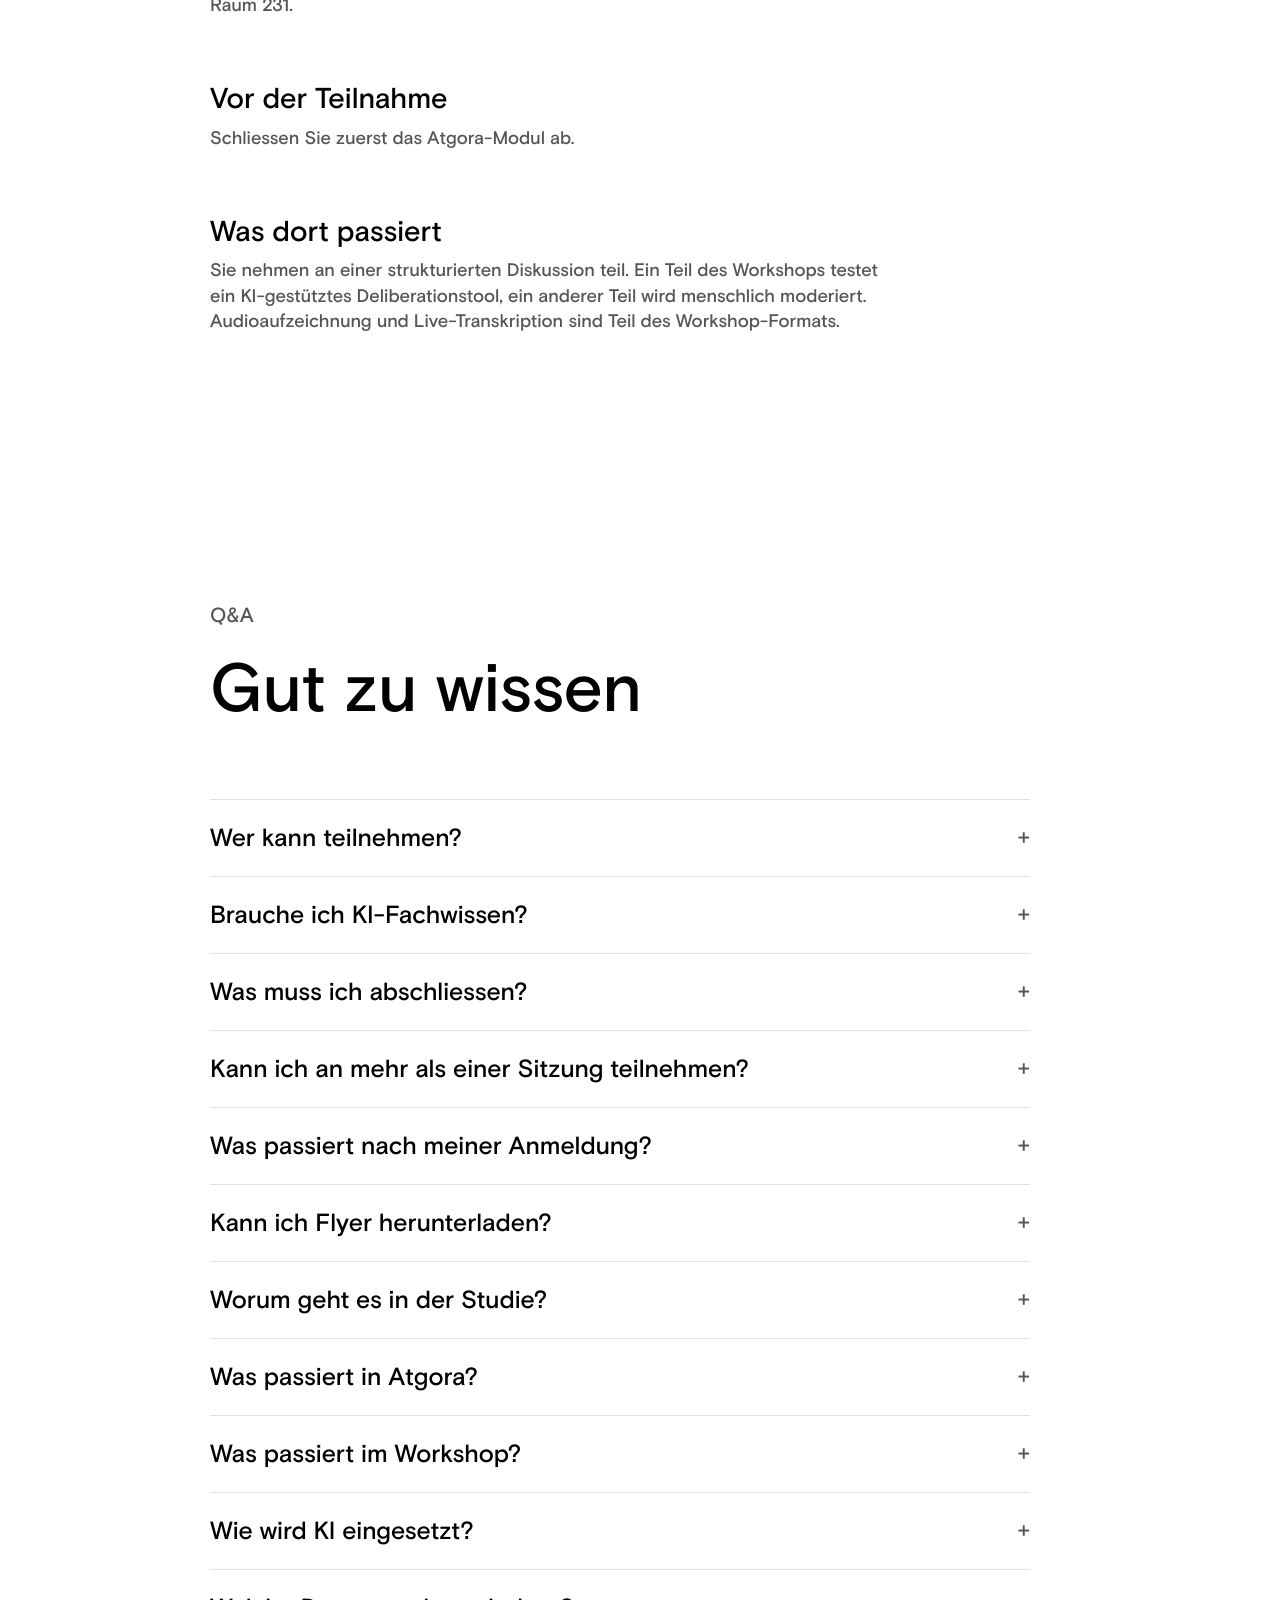
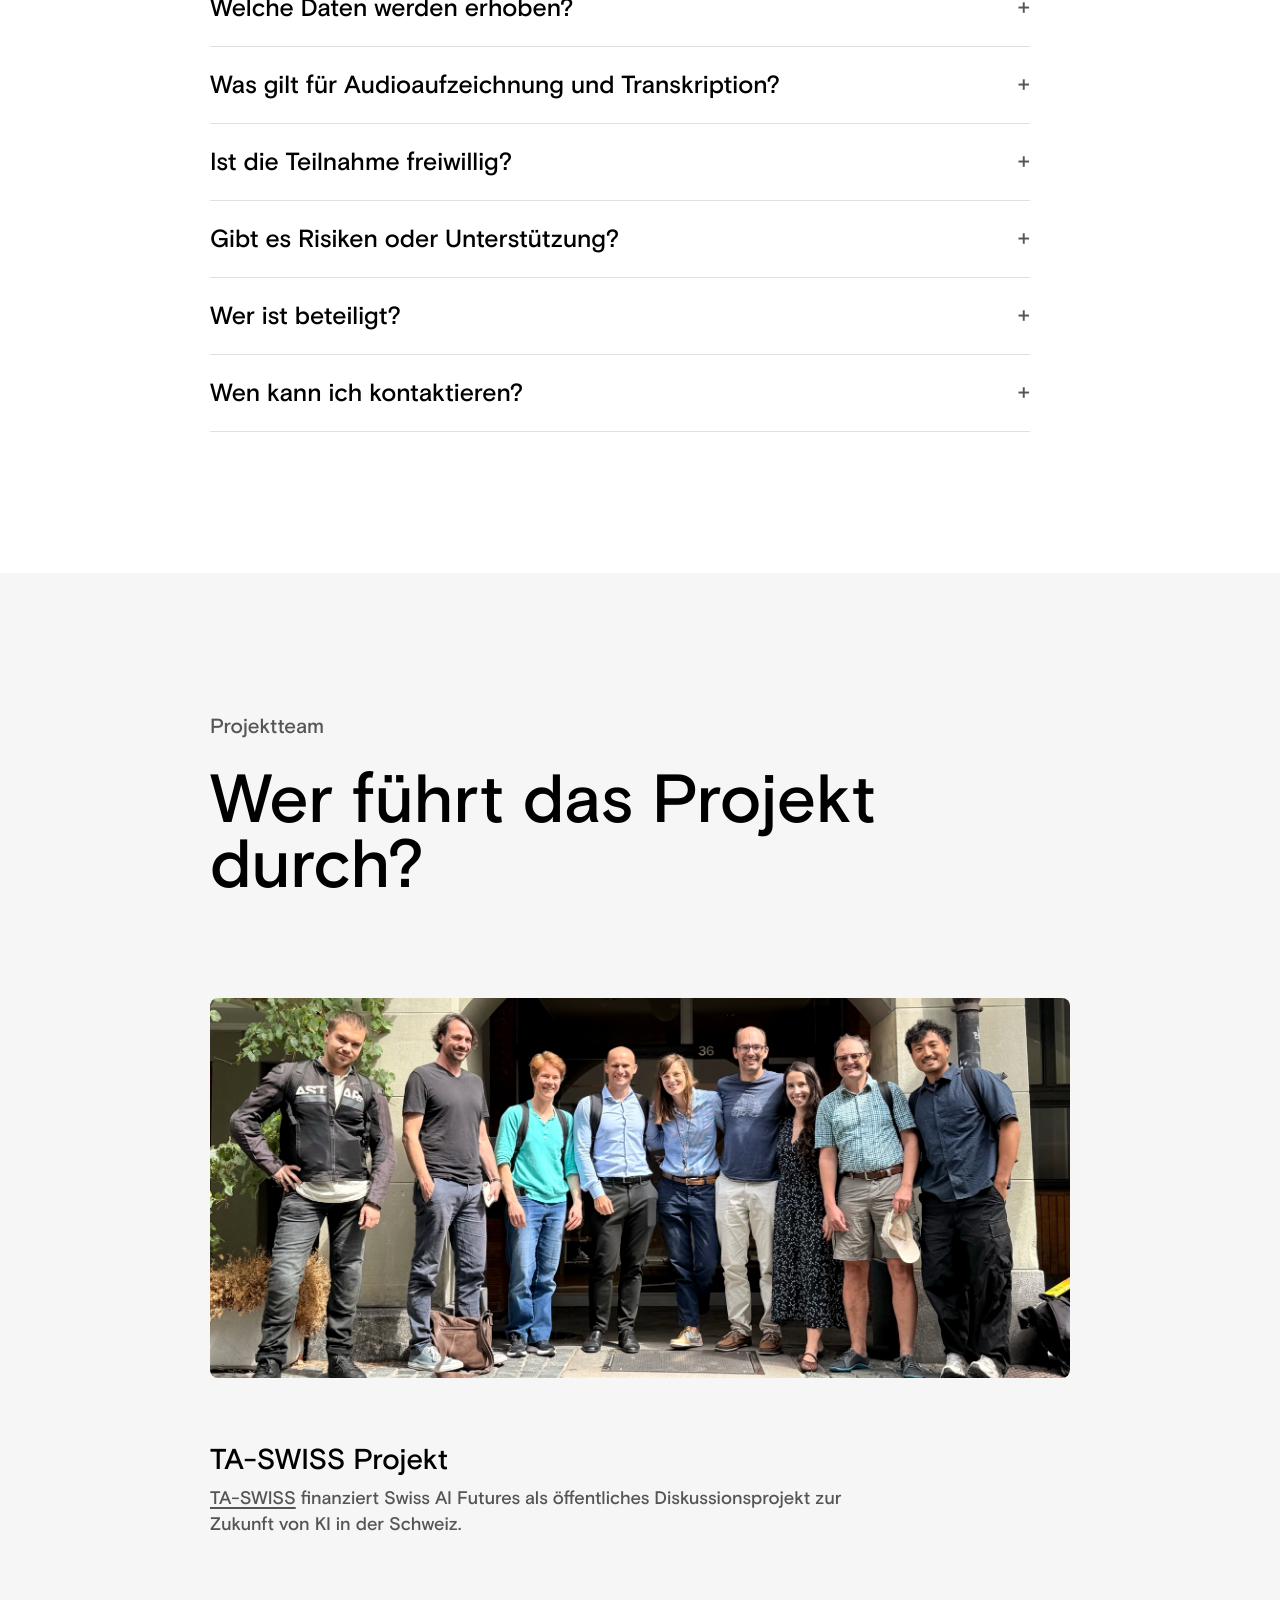
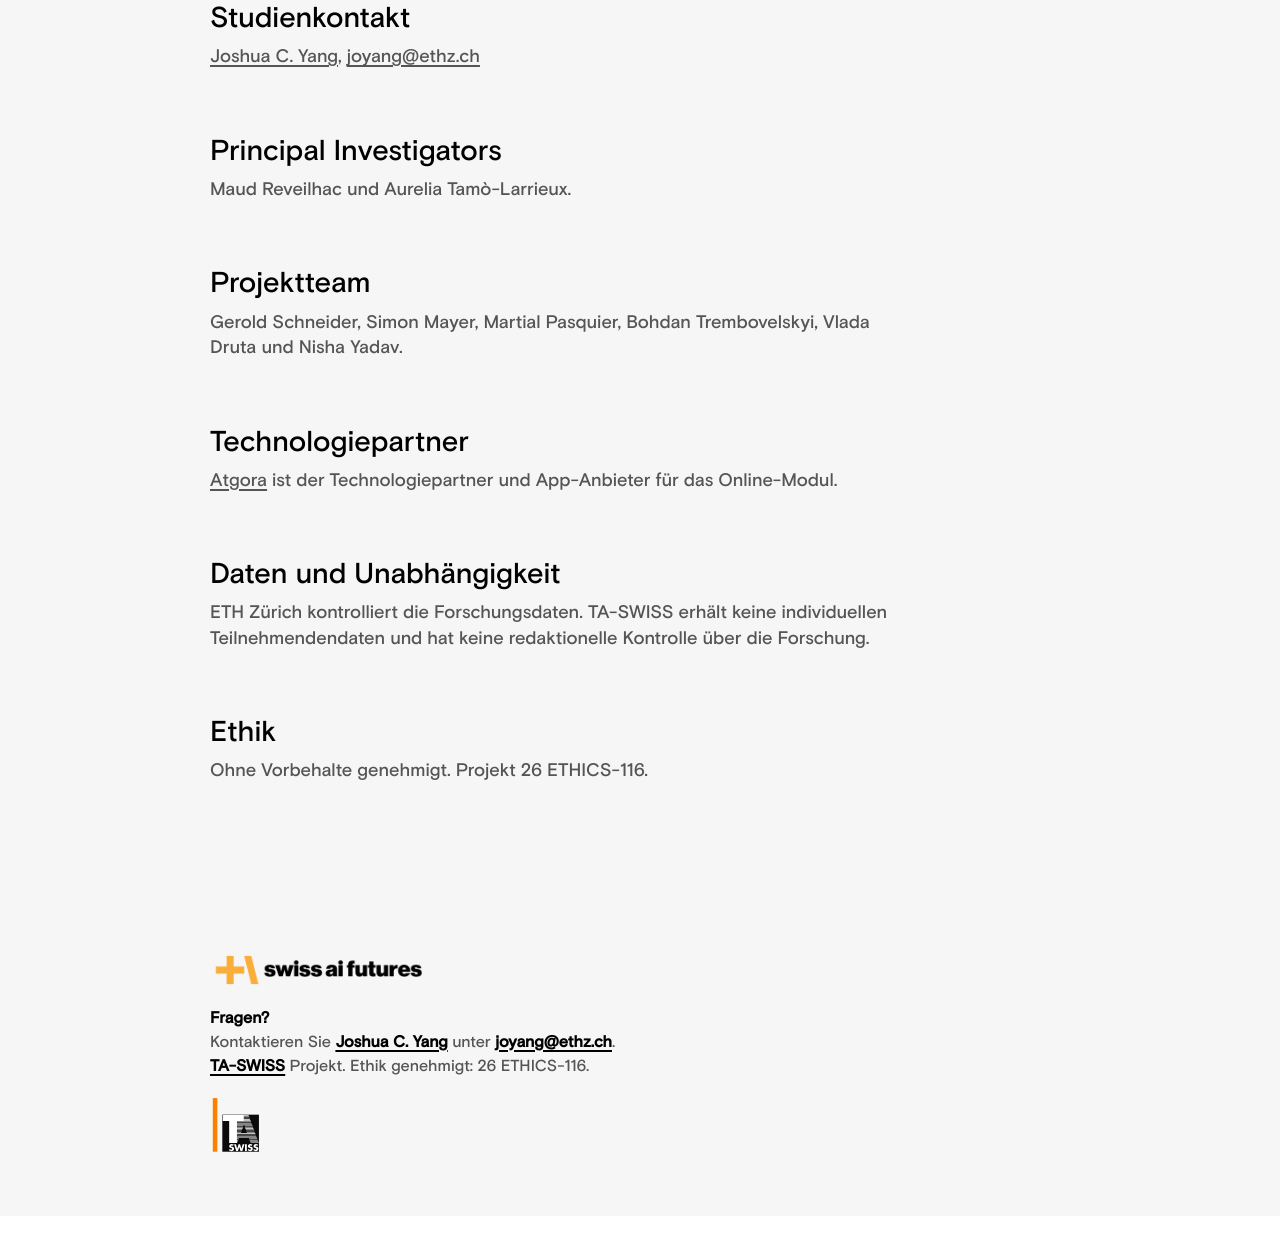
<file: de/index.html>
<!doctype html>
<html lang="de">
  <head>
    <meta charset="utf-8">
    <meta name="viewport" content="width=device-width, initial-scale=1">
    <meta http-equiv="refresh" content="0; url=../index.html?lang=de">
    <link rel="canonical" href="https://swissaifutures.org/de/">
    <title>Swiss AI Futures Bürgerworkshops</title>
    <script>
      const target = `../index.html?lang=de${window.location.hash || ""}`;
      window.location.replace(target);
    </script>
  </head>
  <body>
    <p><a href="../index.html?lang=de">Weiter zu Swiss AI Futures auf Deutsch</a></p>
  </body>
</html>
</file>
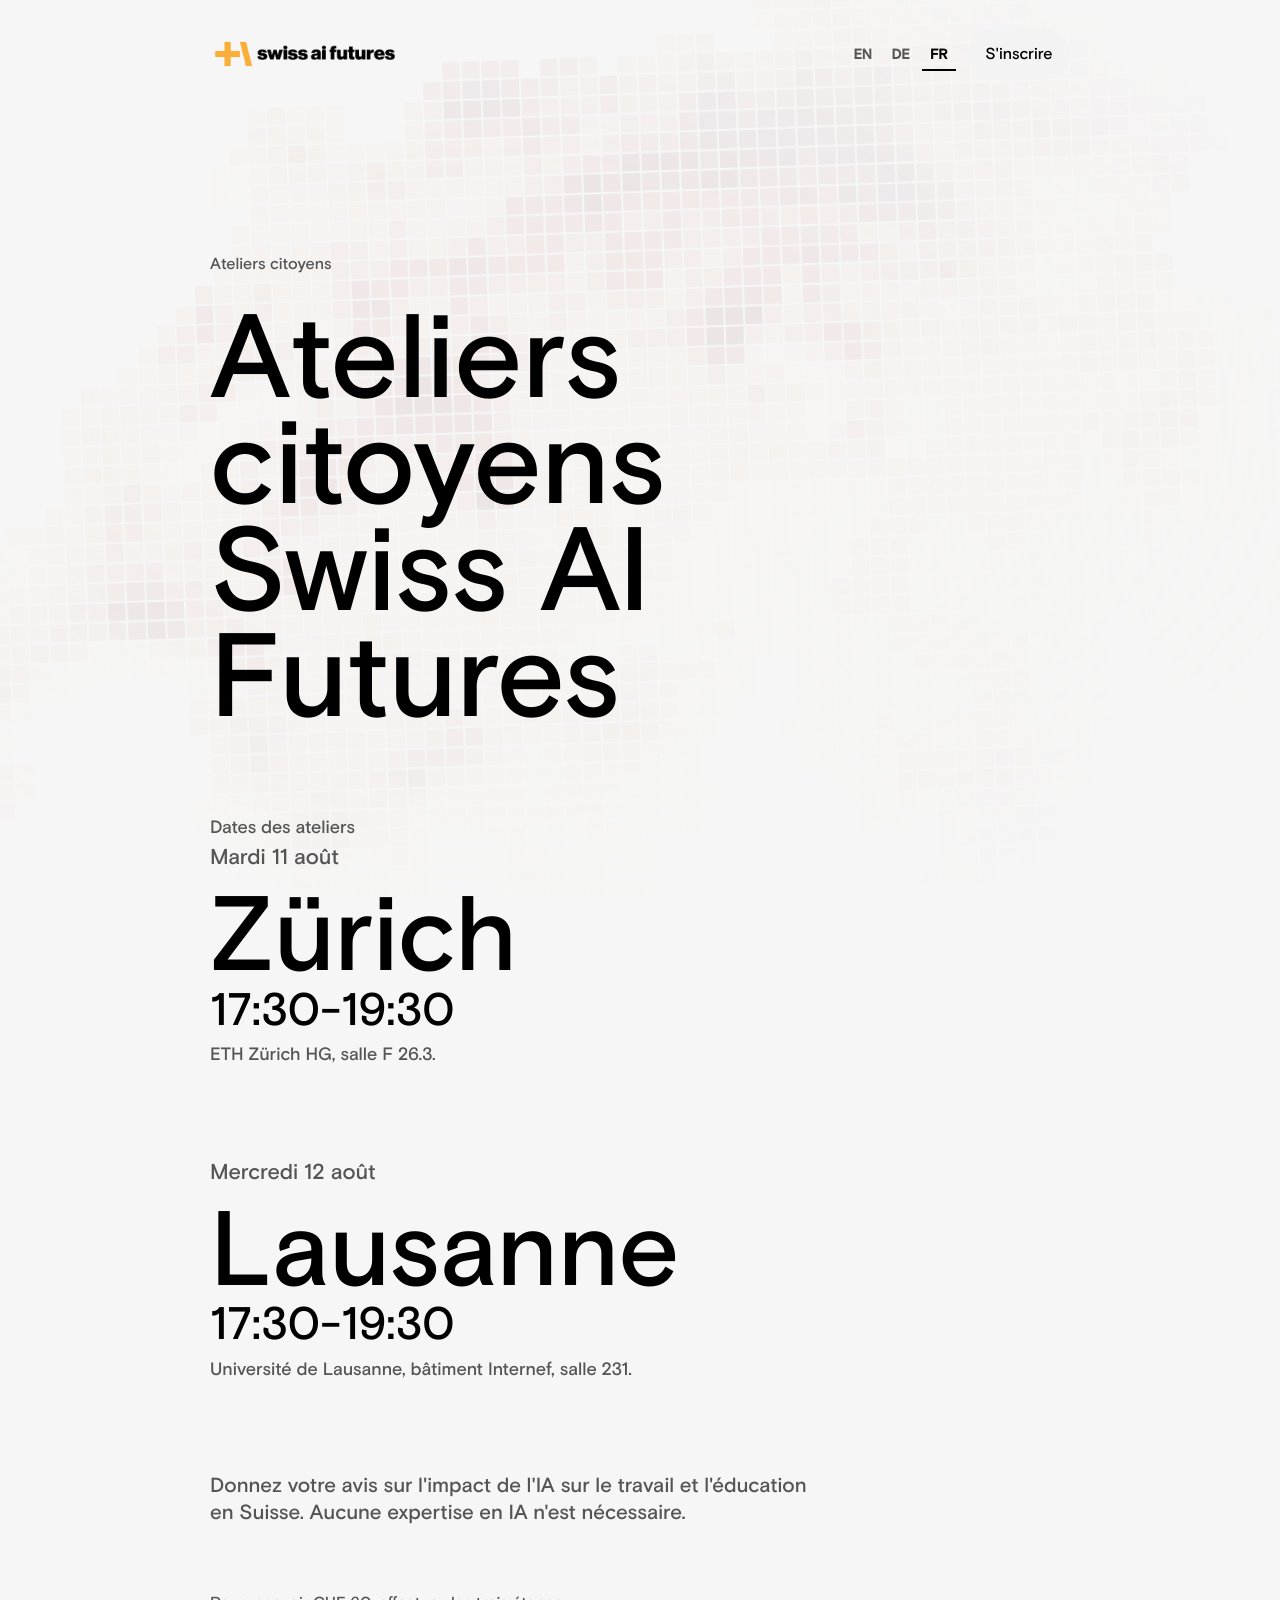
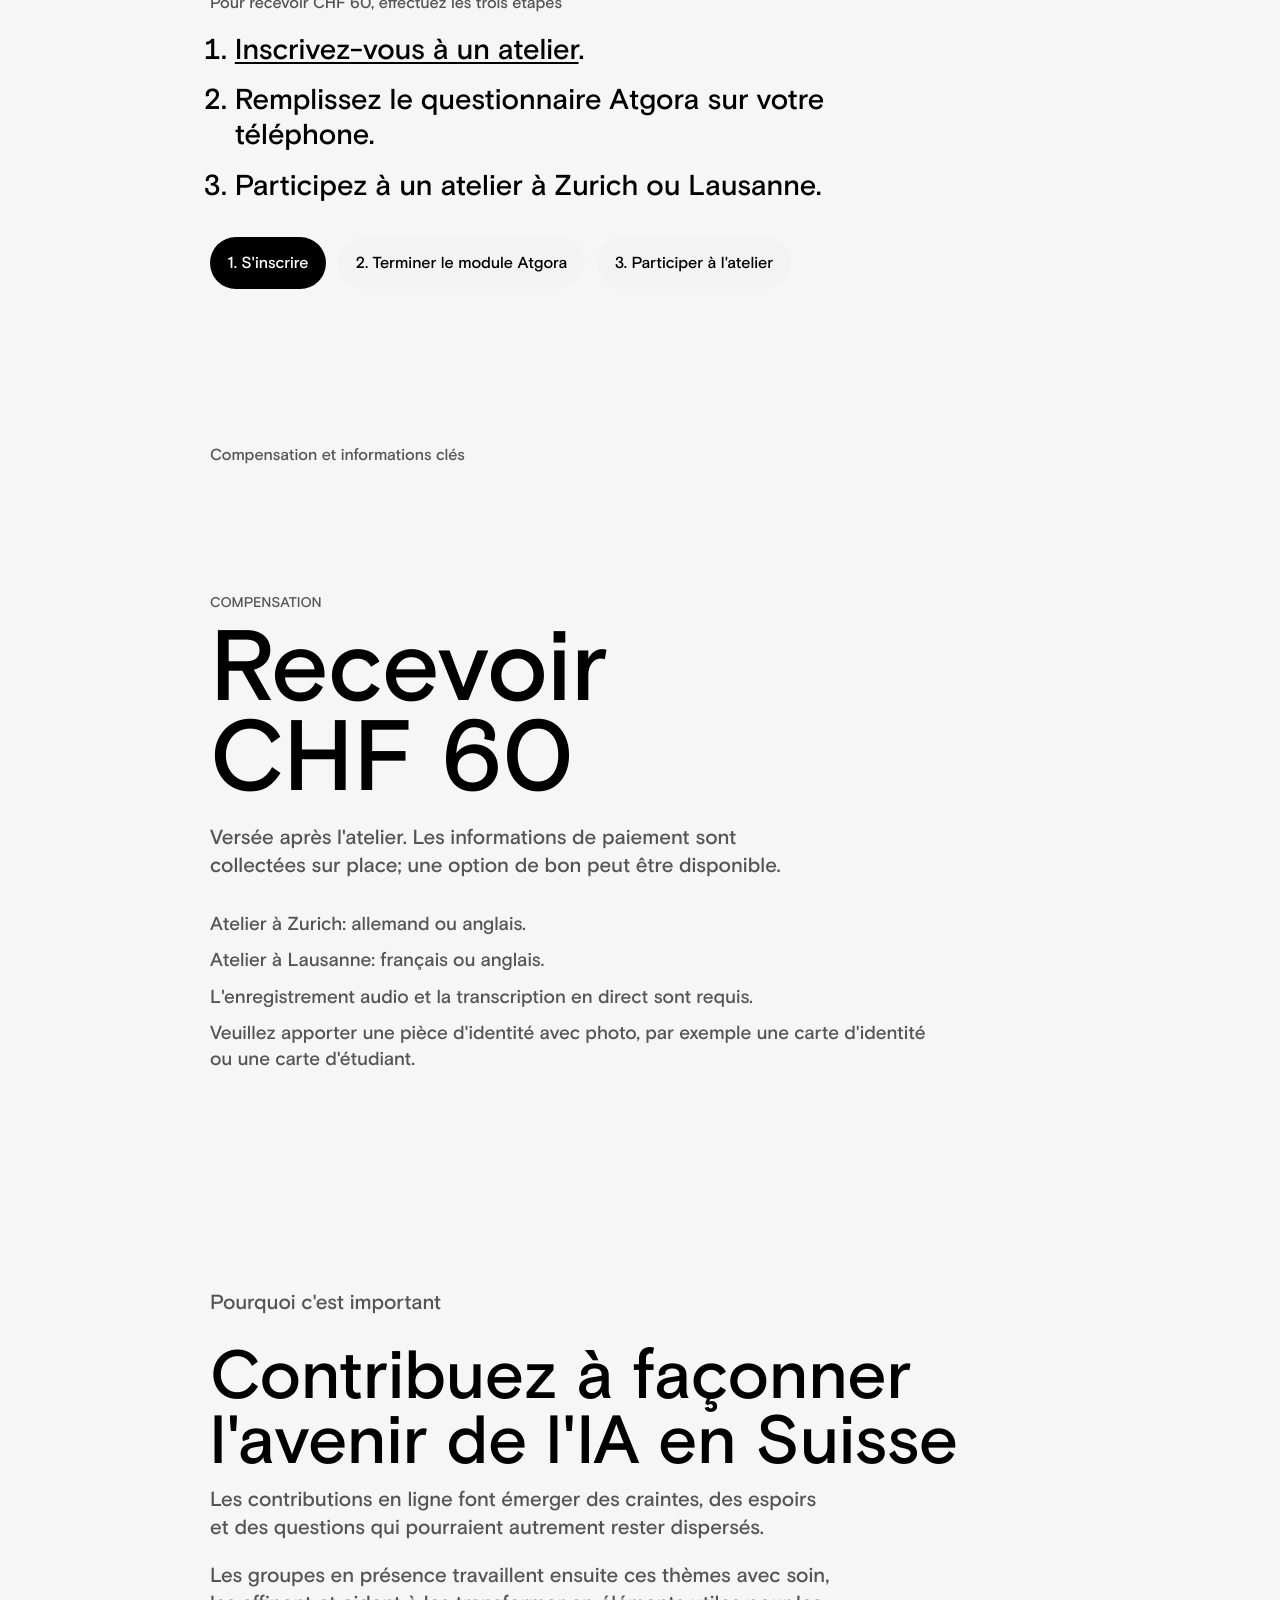
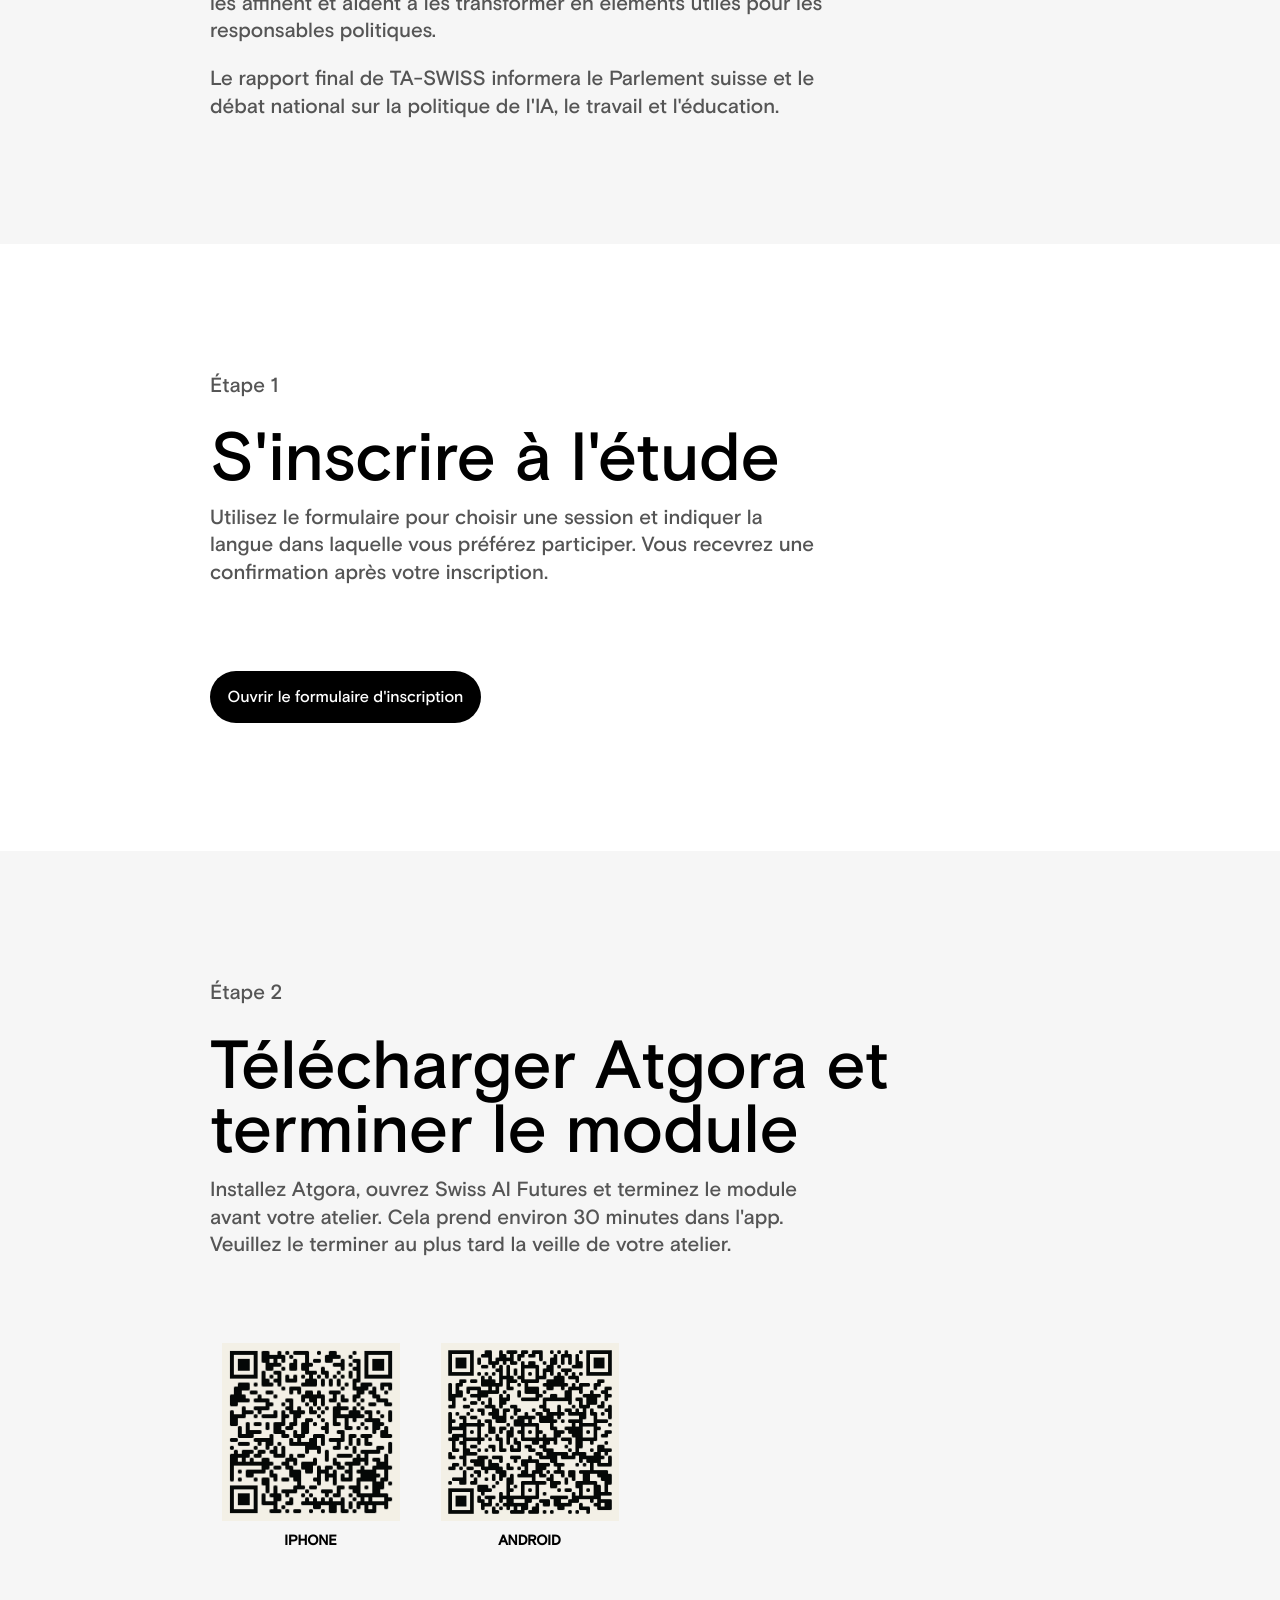
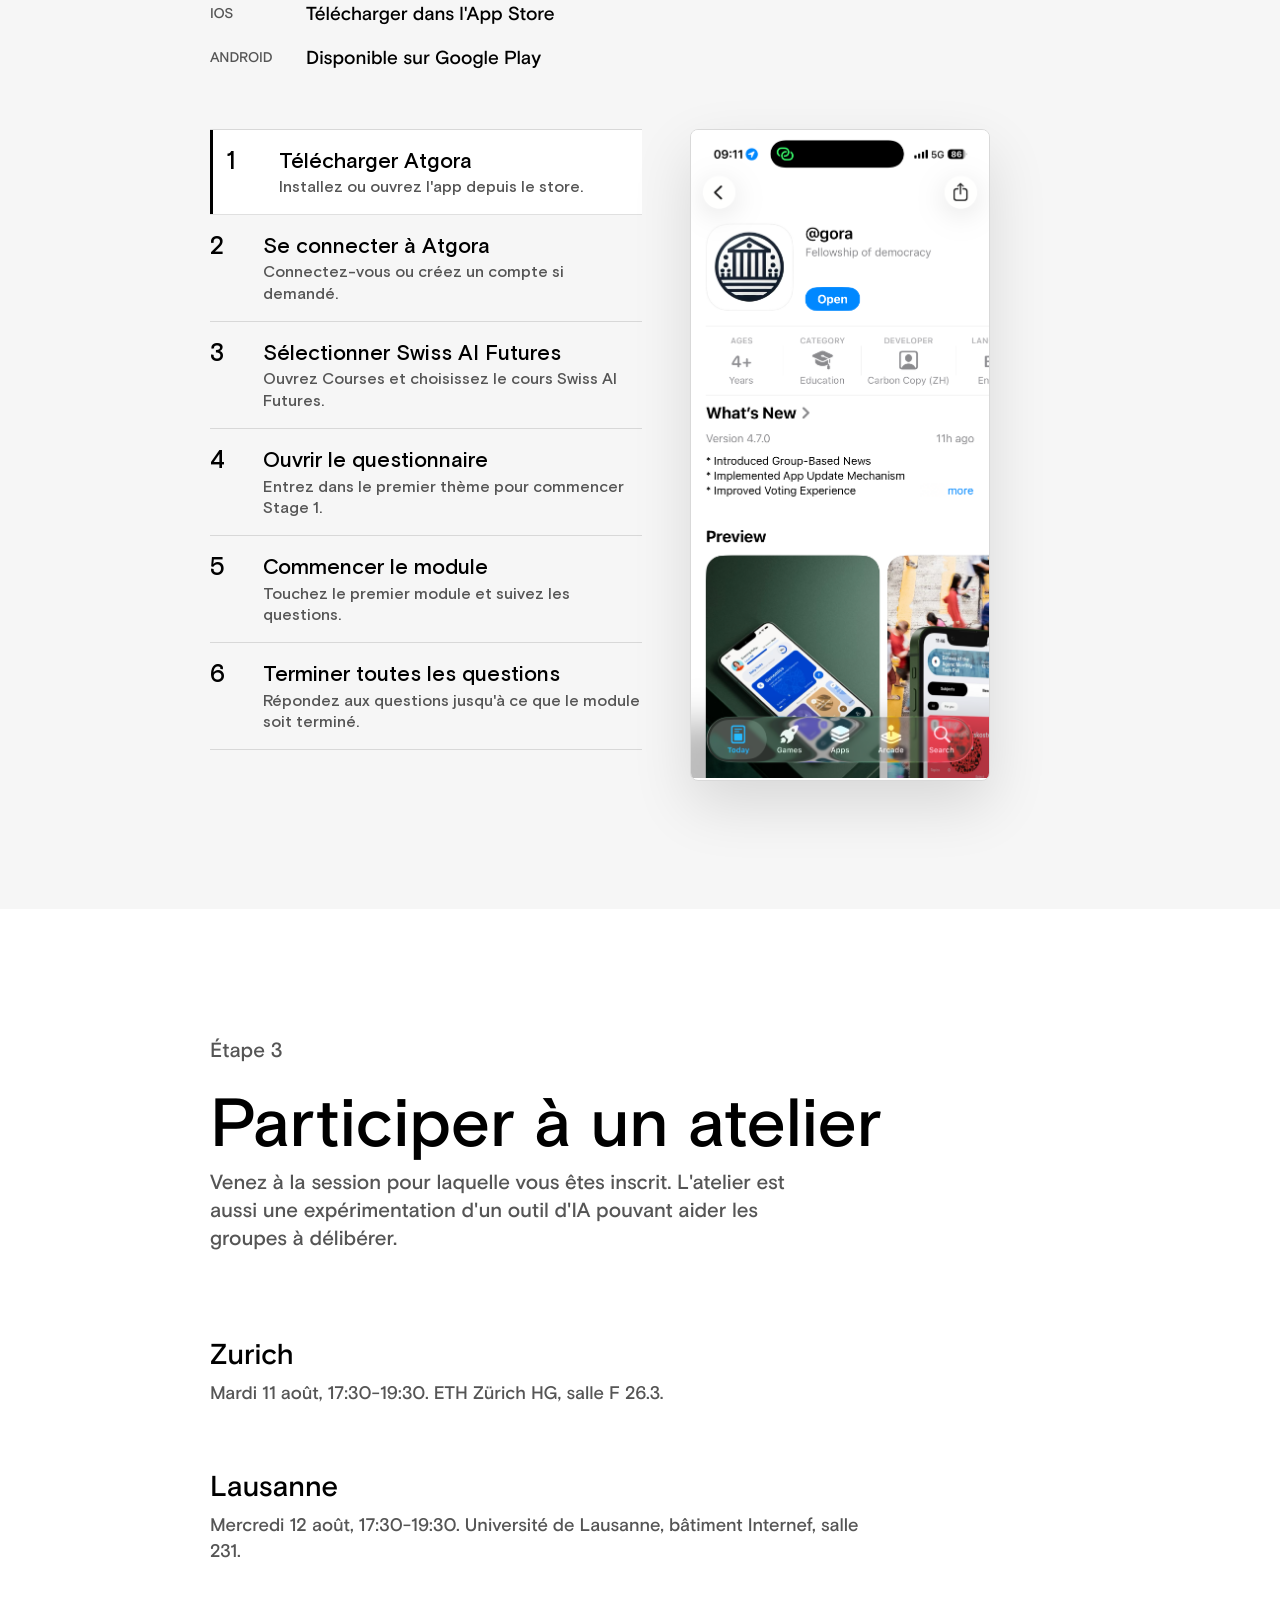
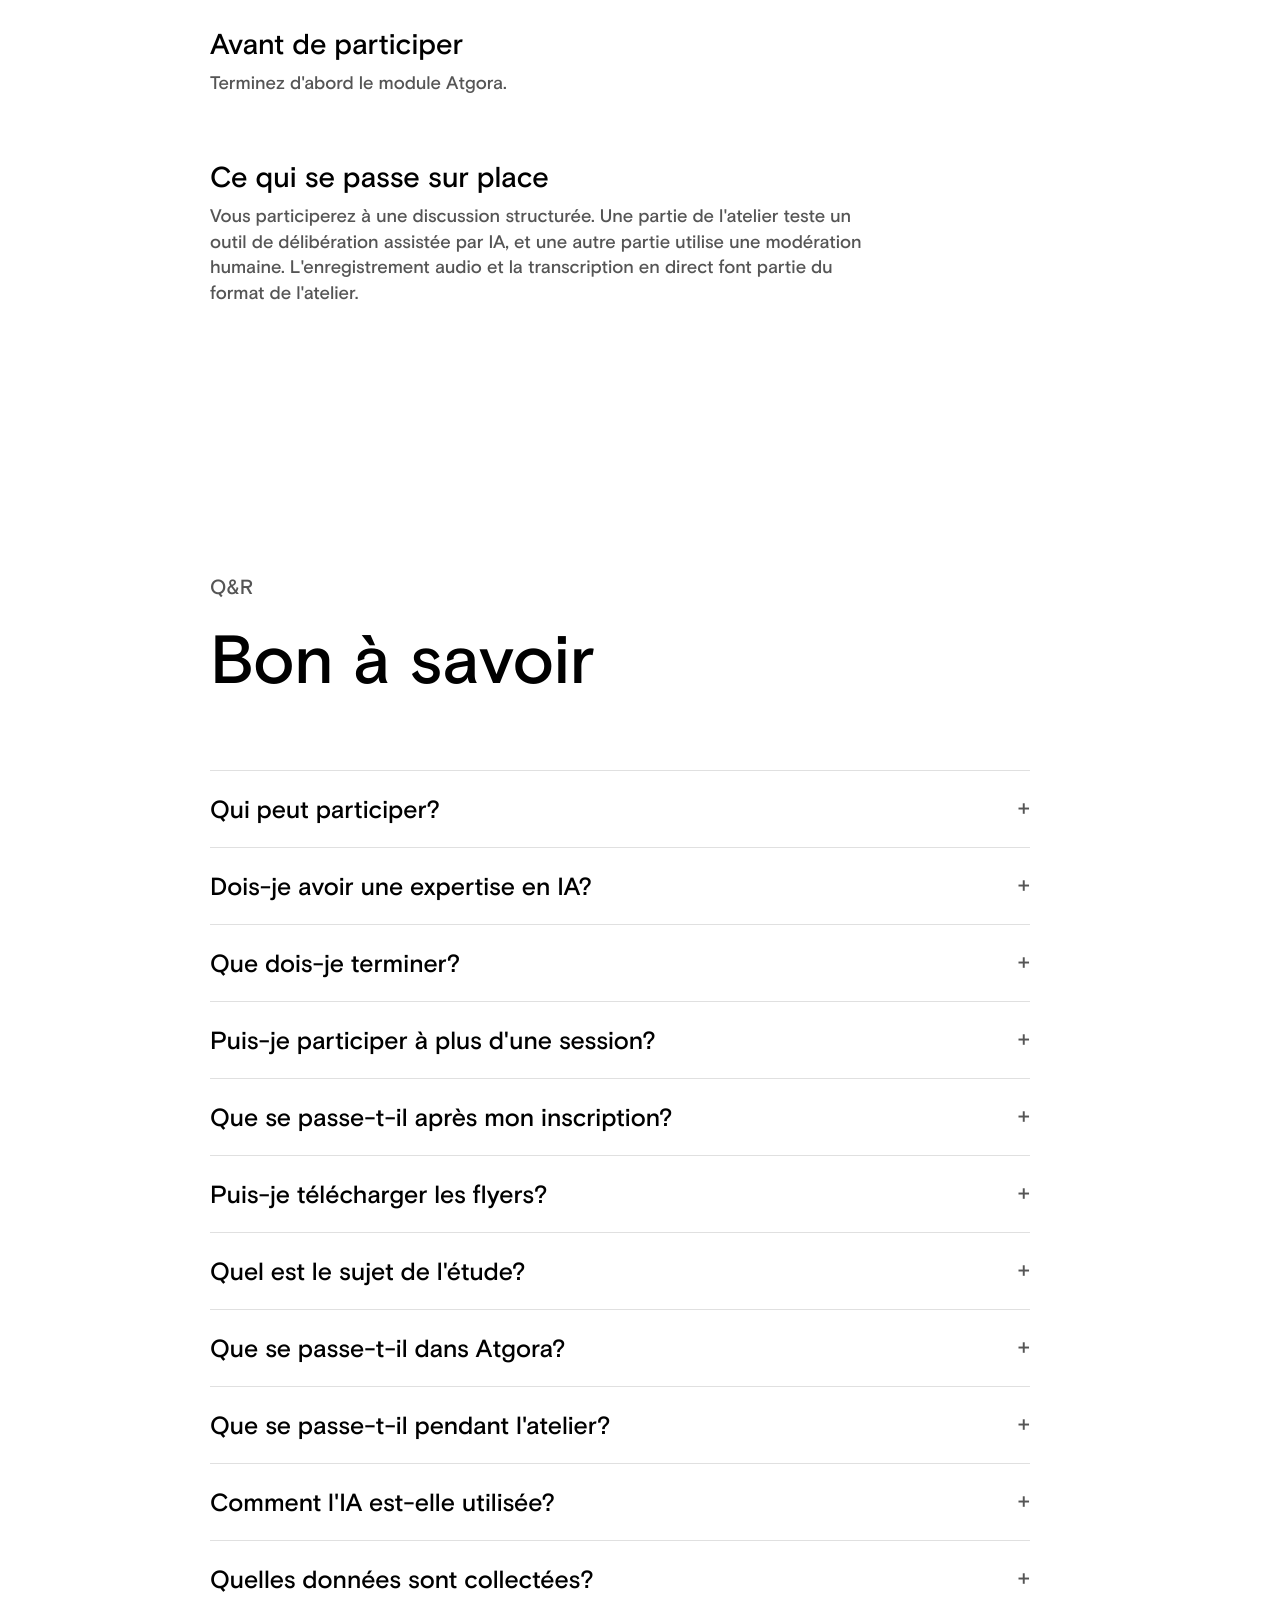
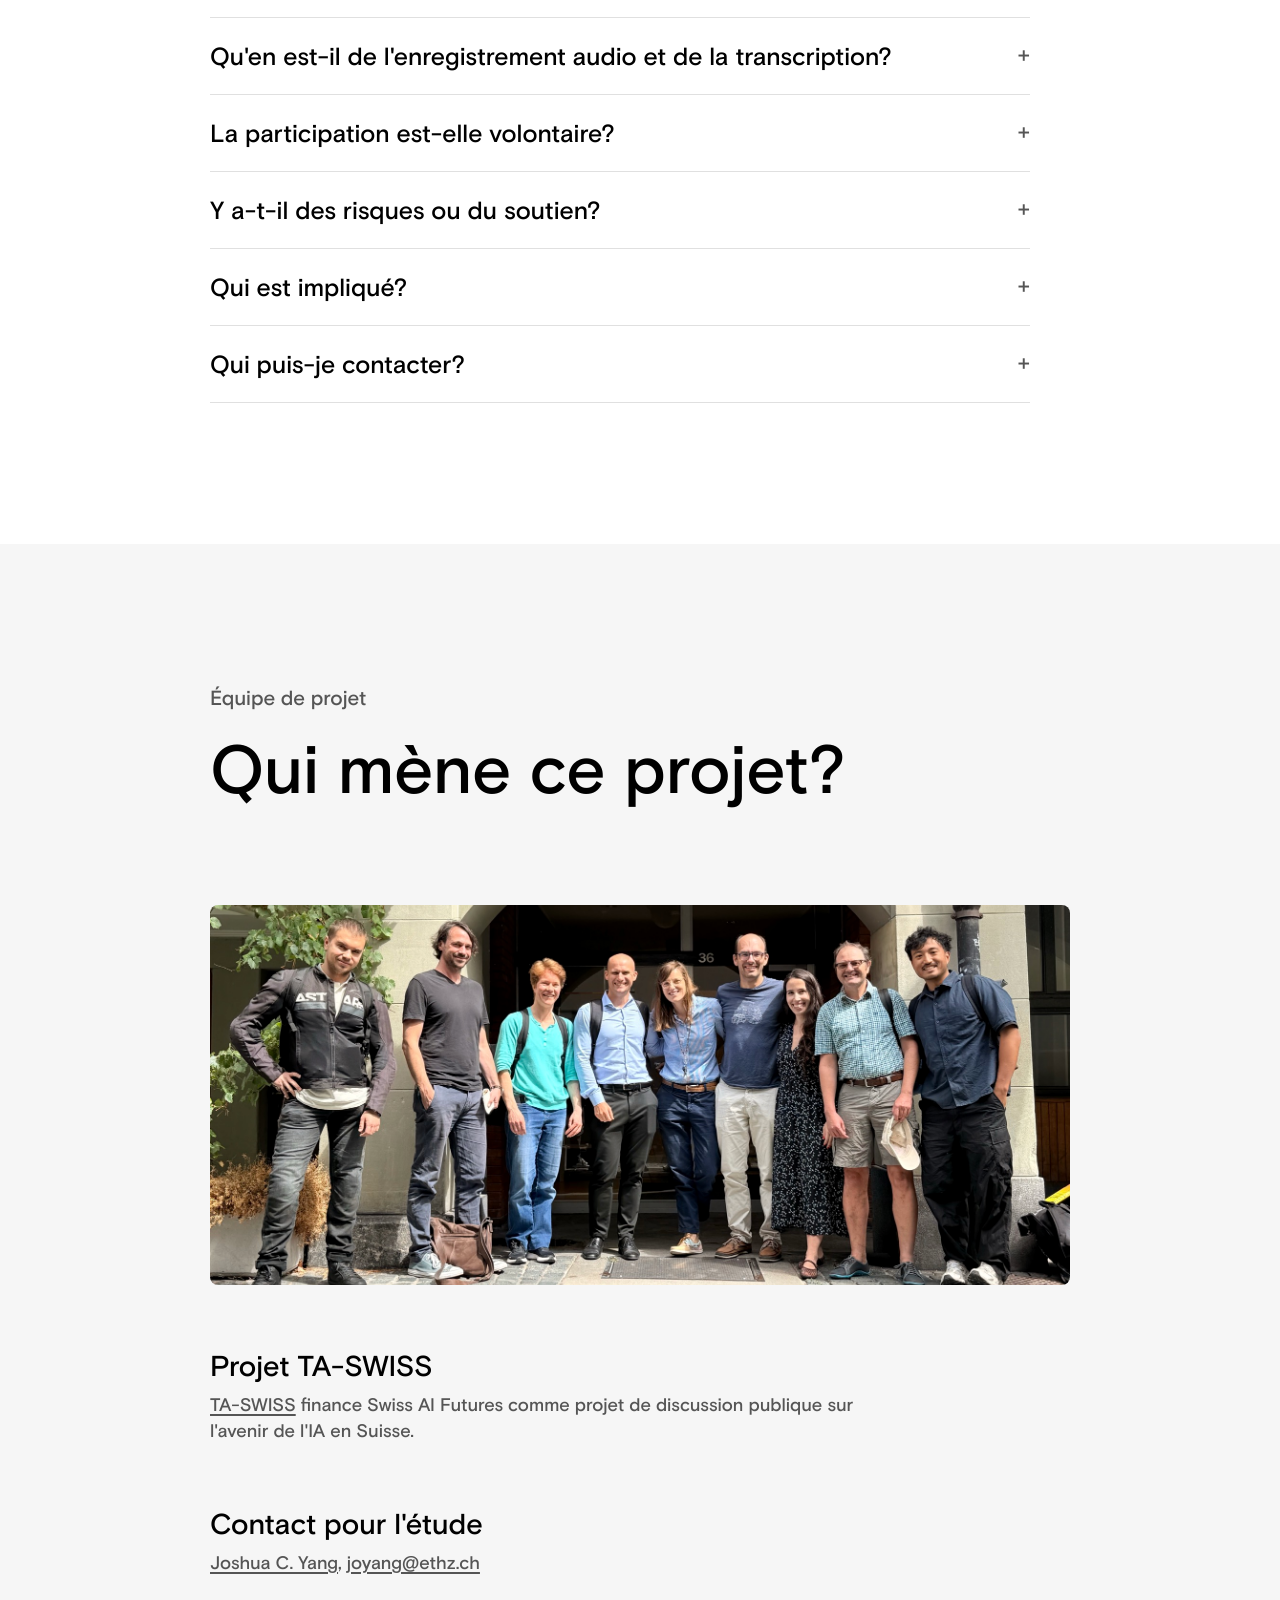
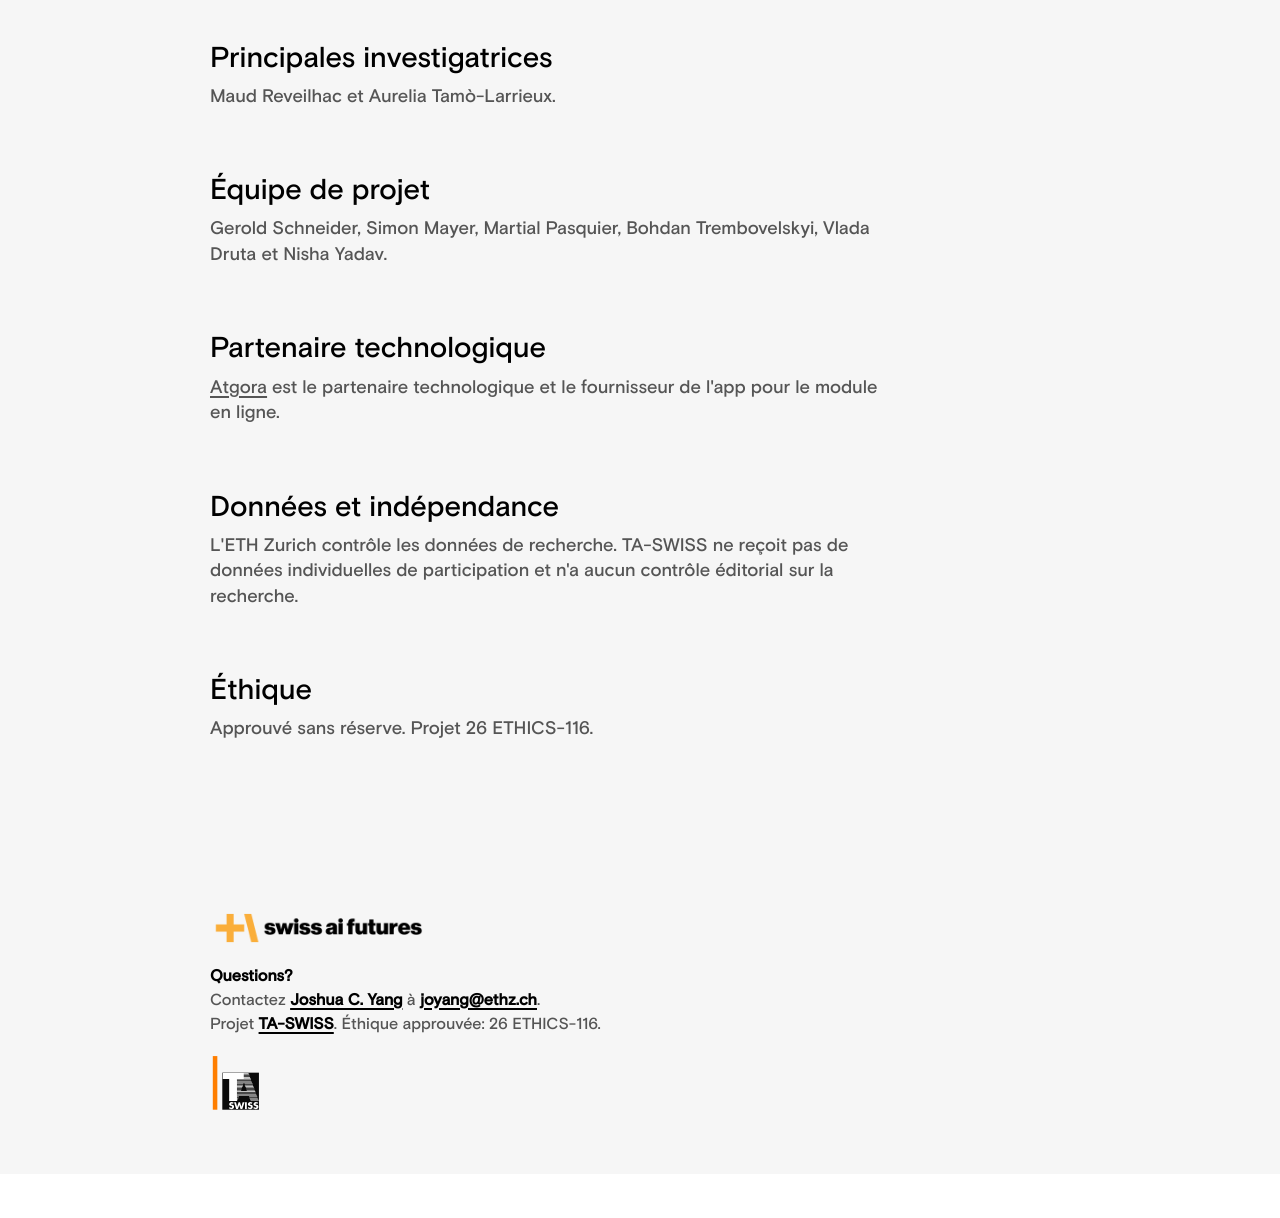
<file: fr/index.html>
<!doctype html>
<html lang="fr">
  <head>
    <meta charset="utf-8">
    <meta name="viewport" content="width=device-width, initial-scale=1">
    <meta http-equiv="refresh" content="0; url=../index.html?lang=fr">
    <link rel="canonical" href="https://swissaifutures.org/fr/">
    <title>Ateliers citoyens Swiss AI Futures</title>
    <script>
      const target = `../index.html?lang=fr${window.location.hash || ""}`;
      window.location.replace(target);
    </script>
  </head>
  <body>
    <p><a href="../index.html?lang=fr">Continuer vers Swiss AI Futures en français</a></p>
  </body>
</html>
</file>
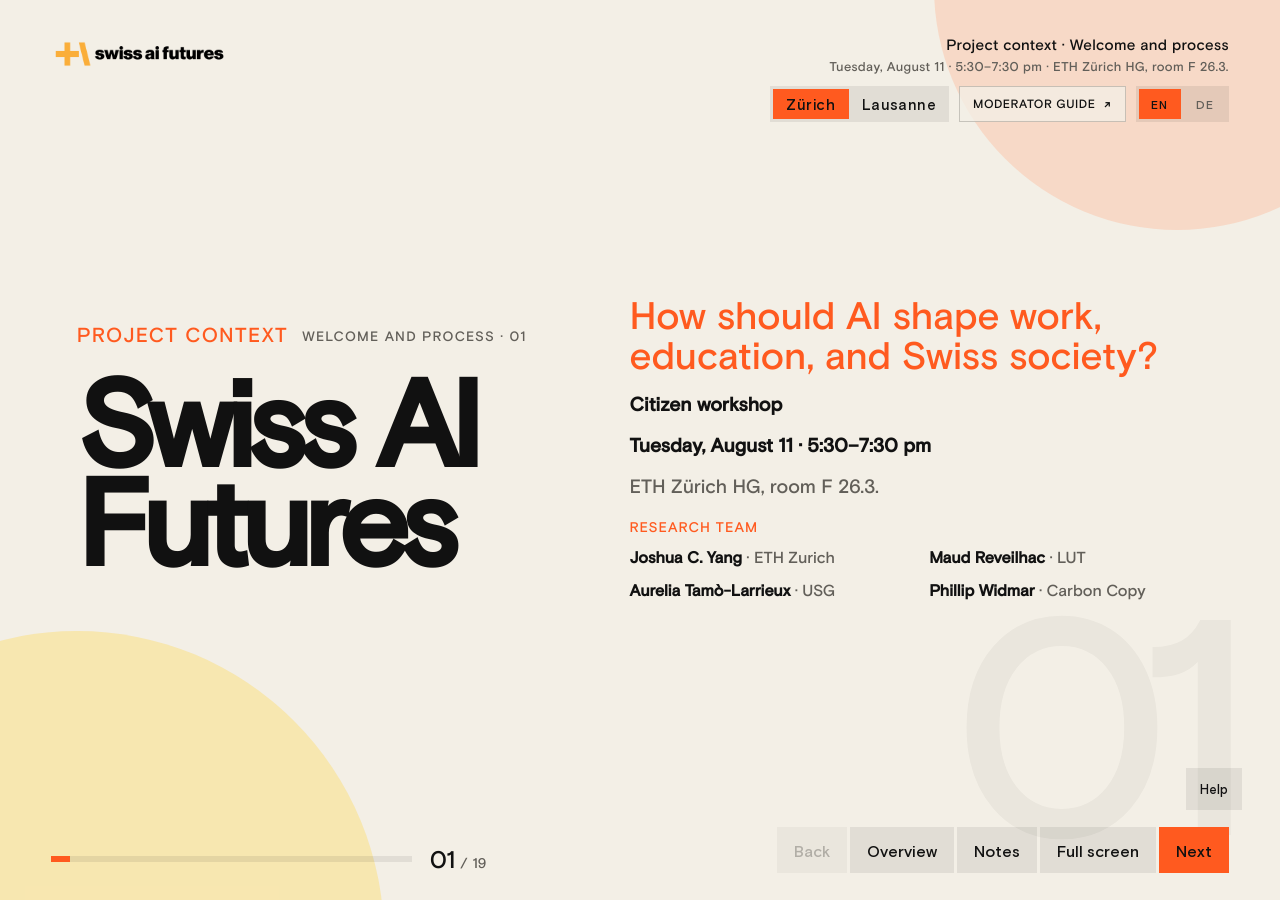
<file: workshop/index.html>
<!doctype html>
<html lang="en" data-phase="intro">
  <head>
    <meta charset="utf-8">
    <meta name="viewport" content="width=device-width, initial-scale=1, viewport-fit=cover">
    <meta name="description" content="Swiss AI Futures citizen workshop presentation">
    <meta name="theme-color" content="#f3efe6">
    <title>Swiss AI Futures Workshop</title>
    <link rel="icon" type="image/png" href="../assets/images/logos/favicon.png">
    <link rel="preload" href="../assets/fonts/BasisGrotesque-Medium.woff2" as="font" type="font/woff2" crossorigin>
    <link rel="preload" href="../assets/images/logos/logo-warm-long.png" as="image">
    <link rel="stylesheet" href="workshop.css?v=20260812-1">
  </head>
  <body>
    <div class="ambient-field" aria-hidden="true">
      <span class="ambient-shape ambient-shape-a"></span>
      <span class="ambient-shape ambient-shape-b"></span>
    </div>

    <main class="deck" id="deck" aria-live="polite">
      <header class="deck-header">
        <a class="deck-brand" href="../" aria-label="Swiss AI Futures home">
          <img src="../assets/images/logos/logo-warm-long.png" alt="Swiss AI Futures" width="252" height="50">
        </a>
        <div class="deck-context">
          <span id="phase-label">Welcome</span>
          <span id="session-label"></span>
          <div class="deck-tools">
            <div class="location-switcher" id="location-switcher" aria-label="Workshop location"></div>
            <a
              class="moderator-guide-link"
              id="moderator-guide-link"
              href="moderator-guide.html"
              target="_blank"
              rel="noopener"
              data-ui="moderatorGuide"
            >Moderator guide</a>
            <div class="language-switcher" id="language-switcher" aria-label="Presentation language"></div>
          </div>
        </div>
      </header>

      <div class="slide-viewport" id="slide-viewport">
        <div class="loading-state" id="loading-state">
          <span data-ui="preparing">Preparing workshop</span>
          <strong>Swiss AI Futures</strong>
        </div>
        <div class="slide-track" id="slide-track"></div>
        <button class="slide-hit-zone slide-hit-zone-previous" type="button" data-action="previous" aria-label="Previous slide"></button>
        <button class="slide-hit-zone slide-hit-zone-next" type="button" data-action="next" aria-label="Next slide"></button>
      </div>

      <div class="timer-display" id="timer-display" hidden aria-live="polite">
        <span id="timer-label" data-ui="timer">Timer</span>
        <strong id="timer-value">08:00</strong>
      </div>

      <footer class="deck-controls" id="deck-controls">
        <div class="progress-wrap" aria-label="Presentation progress">
          <span class="progress-track" aria-hidden="true"><span id="progress-fill"></span></span>
          <span class="slide-count"><b id="current-slide">01</b><span>/</span><span id="total-slides">19</span></span>
        </div>
        <nav class="control-actions" aria-label="Presentation controls">
          <button type="button" data-action="previous" data-ui="back" aria-label="Previous slide">Back</button>
          <button type="button" data-action="overview" data-ui="overview" aria-label="Open slide overview">Overview</button>
          <button type="button" data-action="notes" data-ui="notes" aria-label="Toggle presenter notes">Notes</button>
          <button type="button" data-action="fullscreen" data-ui="fullscreen" aria-label="Enter fullscreen">Full screen</button>
          <button class="control-next" type="button" data-action="next" data-ui="next" aria-label="Next slide">Next</button>
        </nav>
      </footer>
    </main>

    <aside class="presenter-panel" id="presenter-panel" aria-label="Presenter notes" aria-hidden="true">
      <div class="presenter-heading">
        <div>
          <span data-ui="presenterView">Presenter view</span>
          <strong id="presenter-title" data-ui="slideNotes">Slide notes</strong>
        </div>
        <button type="button" data-action="notes" data-ui="close" aria-label="Close presenter notes">Close</button>
      </div>
      <div class="presenter-scroll">
        <section class="presenter-timing">
          <span data-ui="timing">Timing</span>
          <strong id="presenter-timing">…</strong>
        </section>
        <section class="presenter-notes" id="presenter-notes"></section>
      </div>
    </aside>

    <section class="overview" id="overview" role="dialog" aria-modal="true" aria-label="Slide overview" aria-hidden="true">
      <div class="overview-header">
        <div>
          <span data-ui="workshopOverview">Workshop overview</span>
          <strong data-ui="chooseSlide">Choose a slide</strong>
        </div>
        <button type="button" data-action="overview" data-ui="close">Close</button>
      </div>
      <div class="overview-grid" id="overview-grid"></div>
    </section>

    <section class="help-panel" id="help-panel" role="dialog" aria-modal="true" aria-label="Keyboard shortcuts" aria-hidden="true">
      <div>
        <span data-ui="keyboardShortcuts">Keyboard shortcuts</span>
        <strong data-ui="shortcutLead">Run the room without looking down</strong>
      </div>
      <dl>
        <div><dt data-ui="nextPrevious">Next / previous</dt><dd data-ui="nextPreviousKeys">→ ← or Space</dd></div>
        <div><dt data-ui="overview">Overview</dt><dd>O</dd></div>
        <div><dt data-ui="presenterNotes">Presenter notes</dt><dd>N</dd></div>
        <div><dt data-ui="timer">Timer</dt><dd>T</dd></div>
        <div><dt data-ui="fullscreen">Full screen</dt><dd>F</dd></div>
        <div><dt data-ui="blackScreen">Black screen</dt><dd>B</dd></div>
      </dl>
      <button type="button" data-action="help" data-ui="close">Close</button>
    </section>

    <button class="help-trigger" type="button" data-action="help" data-ui="help" aria-label="Show keyboard shortcuts">Help</button>
    <div class="black-screen" id="black-screen" hidden aria-hidden="true"></div>

    <noscript>
      <p class="noscript-message">This presentation needs JavaScript enabled.</p>
    </noscript>
    <script src="workshop.js?v=20260812-1" defer></script>
  </body>
</html>
</file>
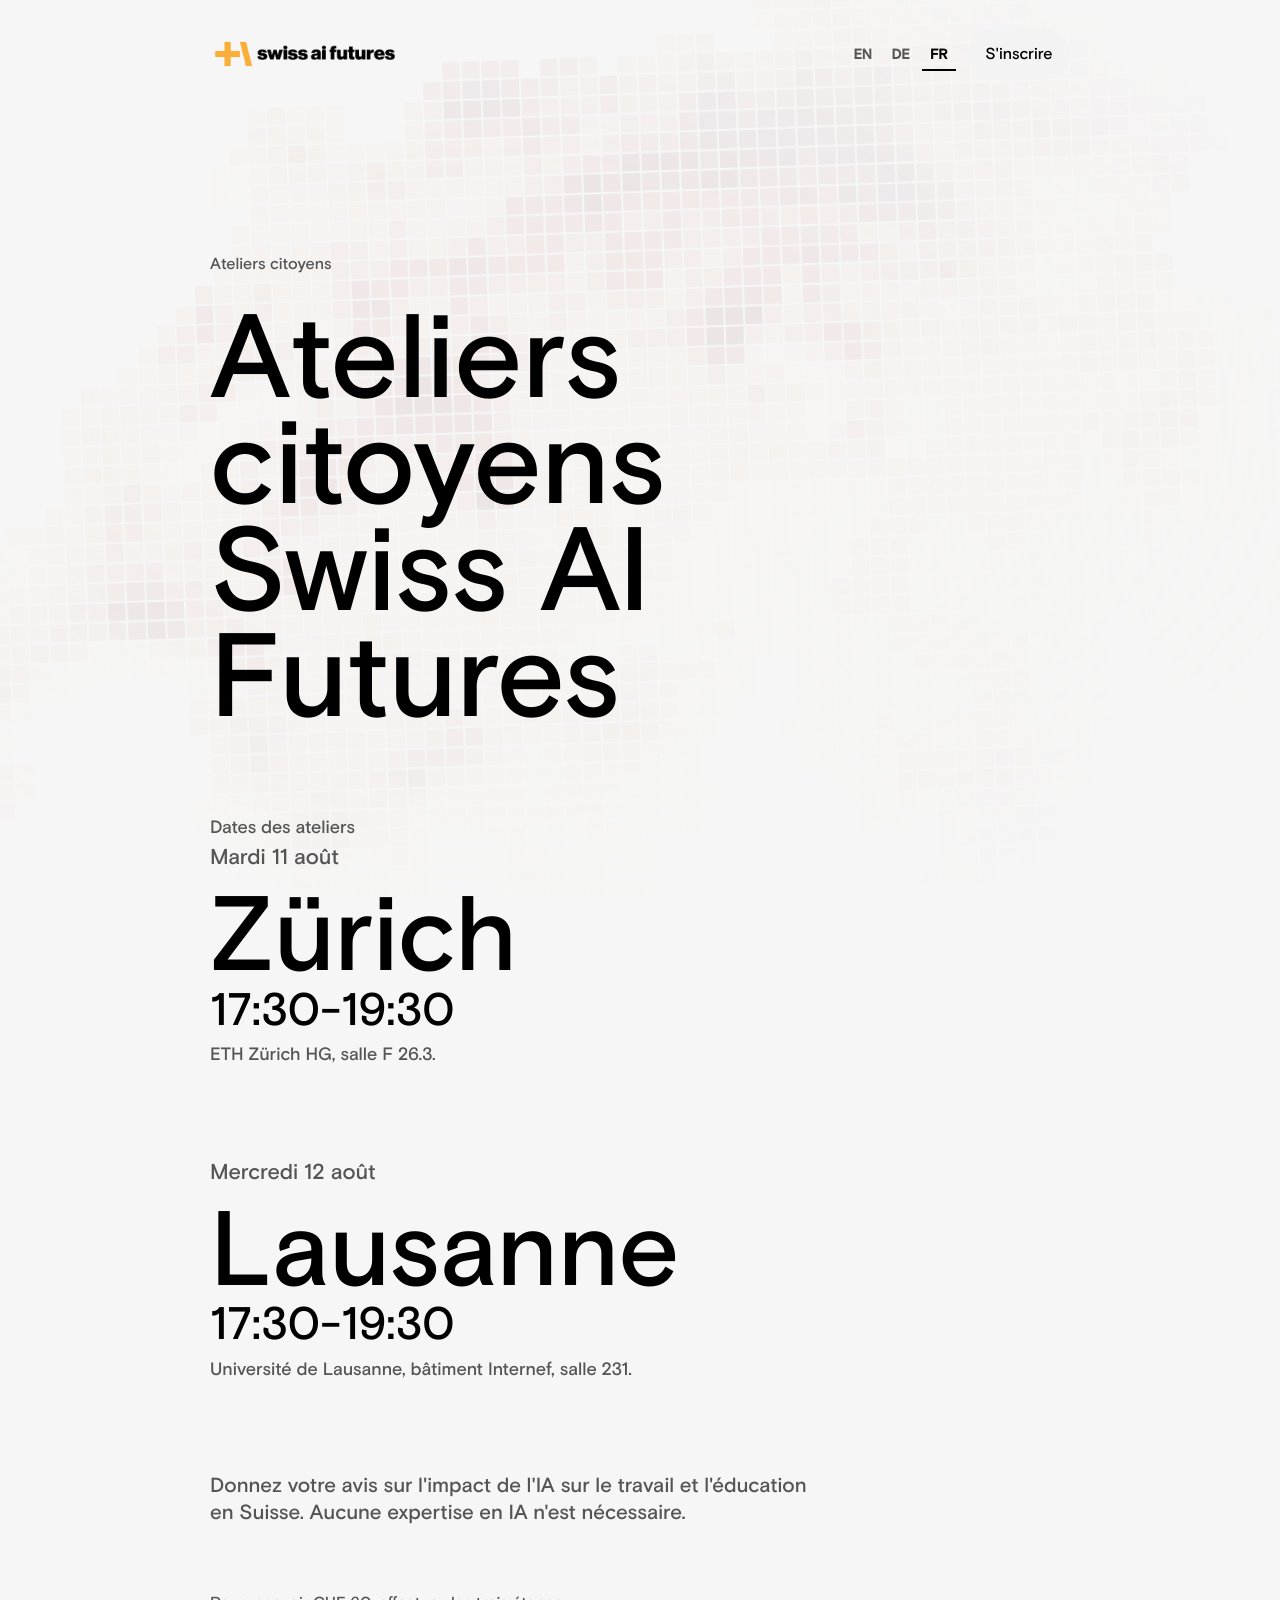
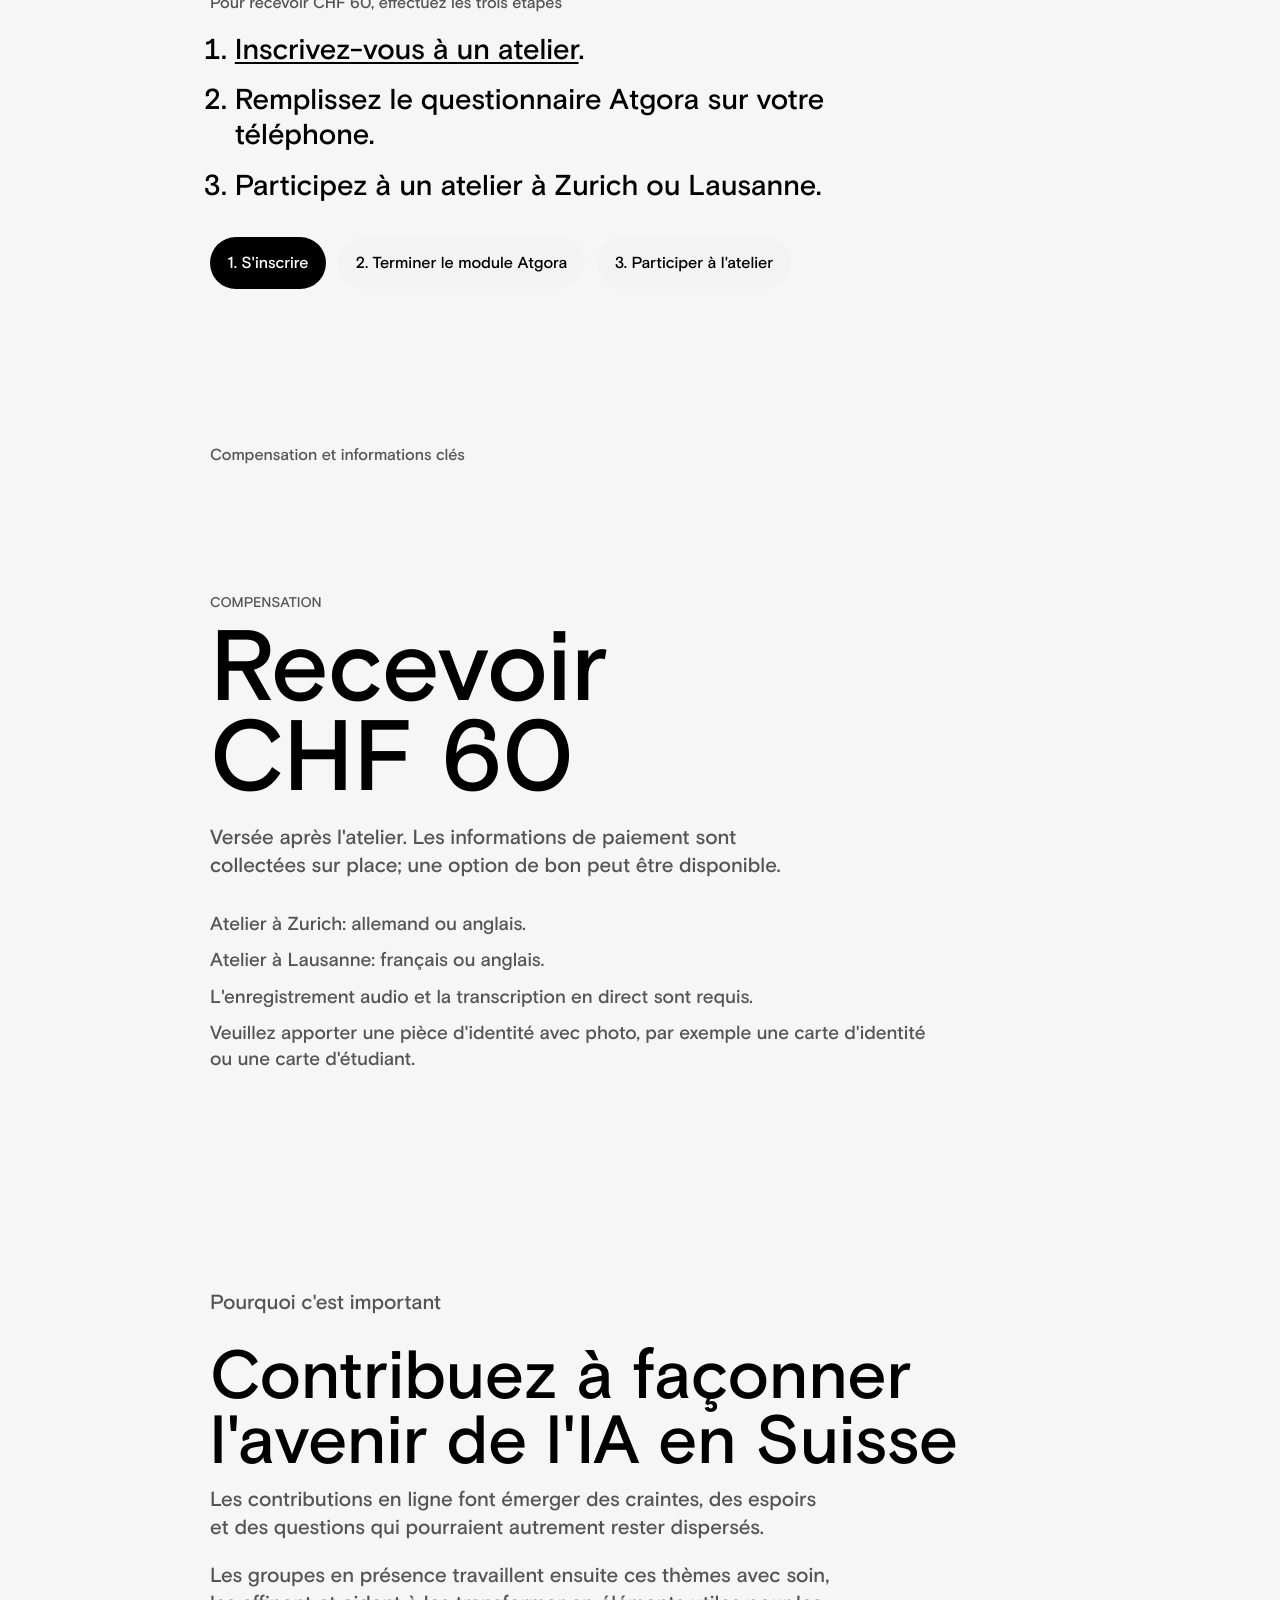
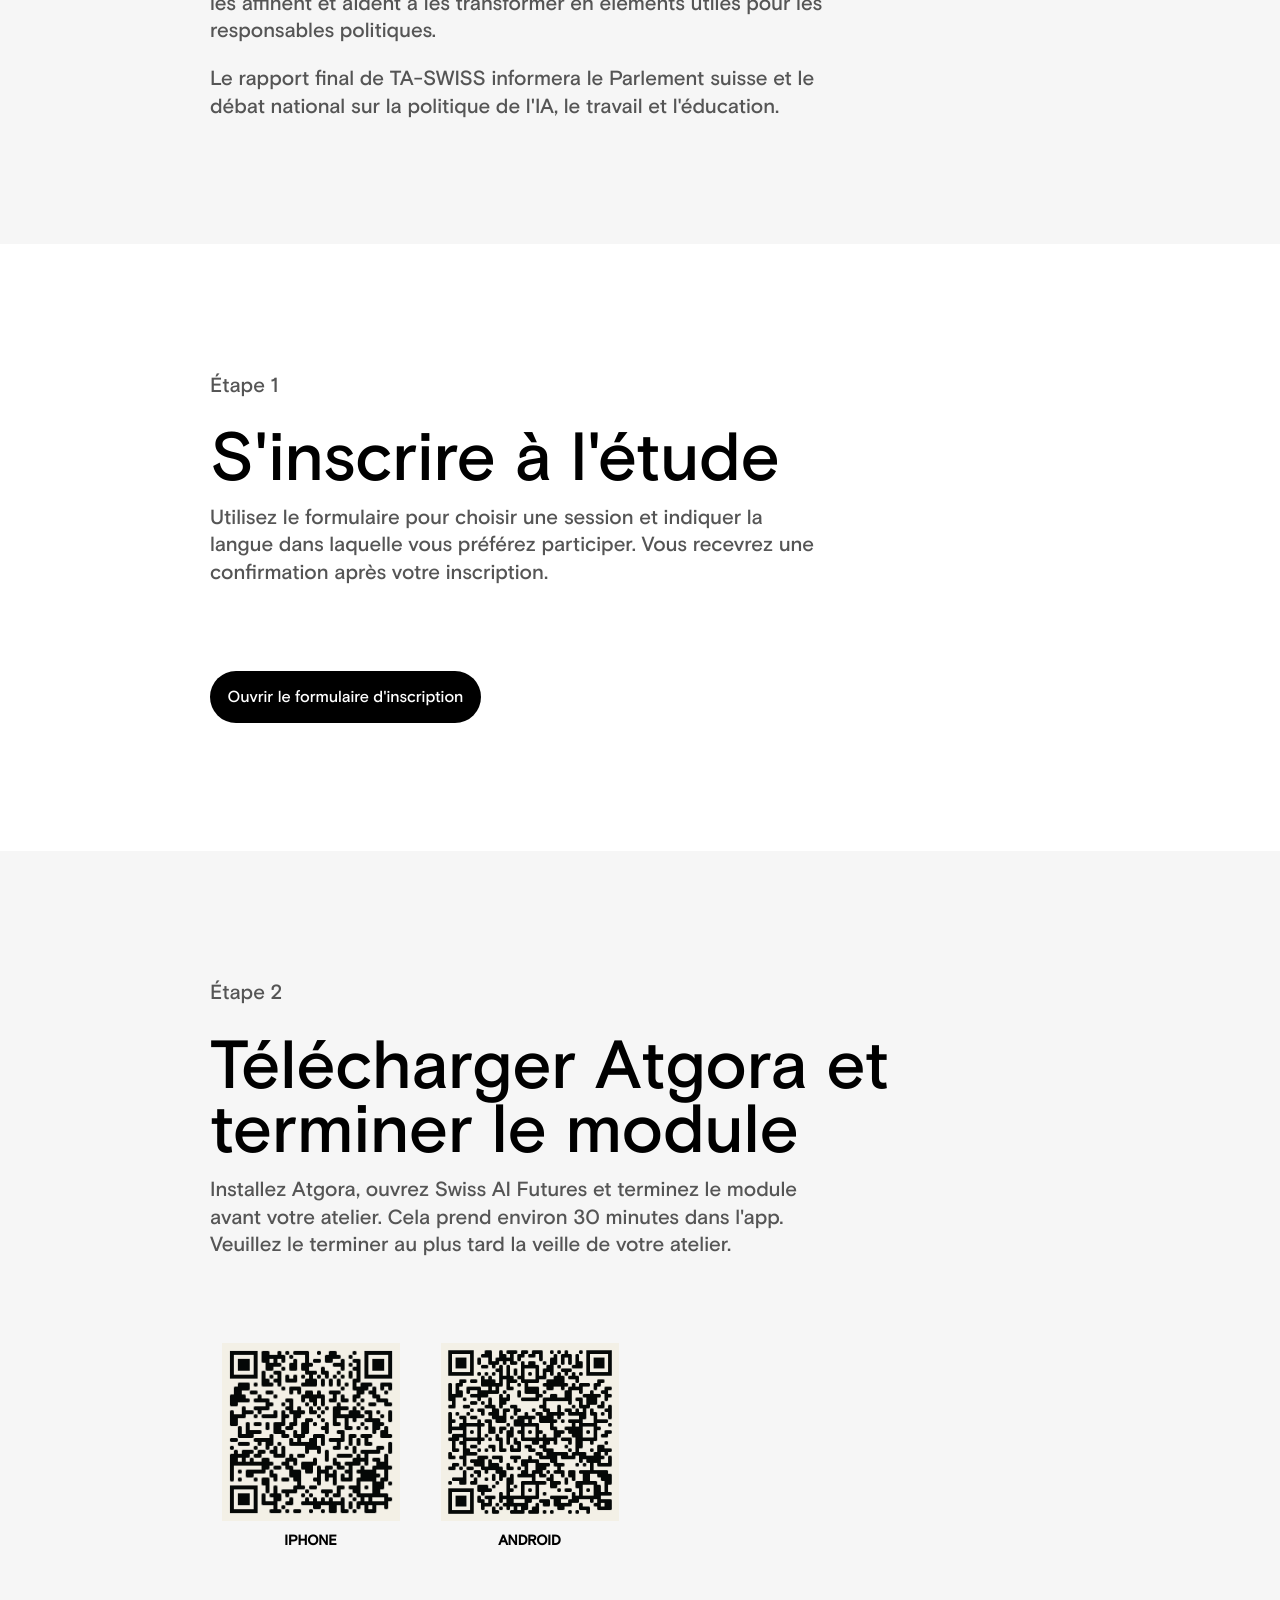
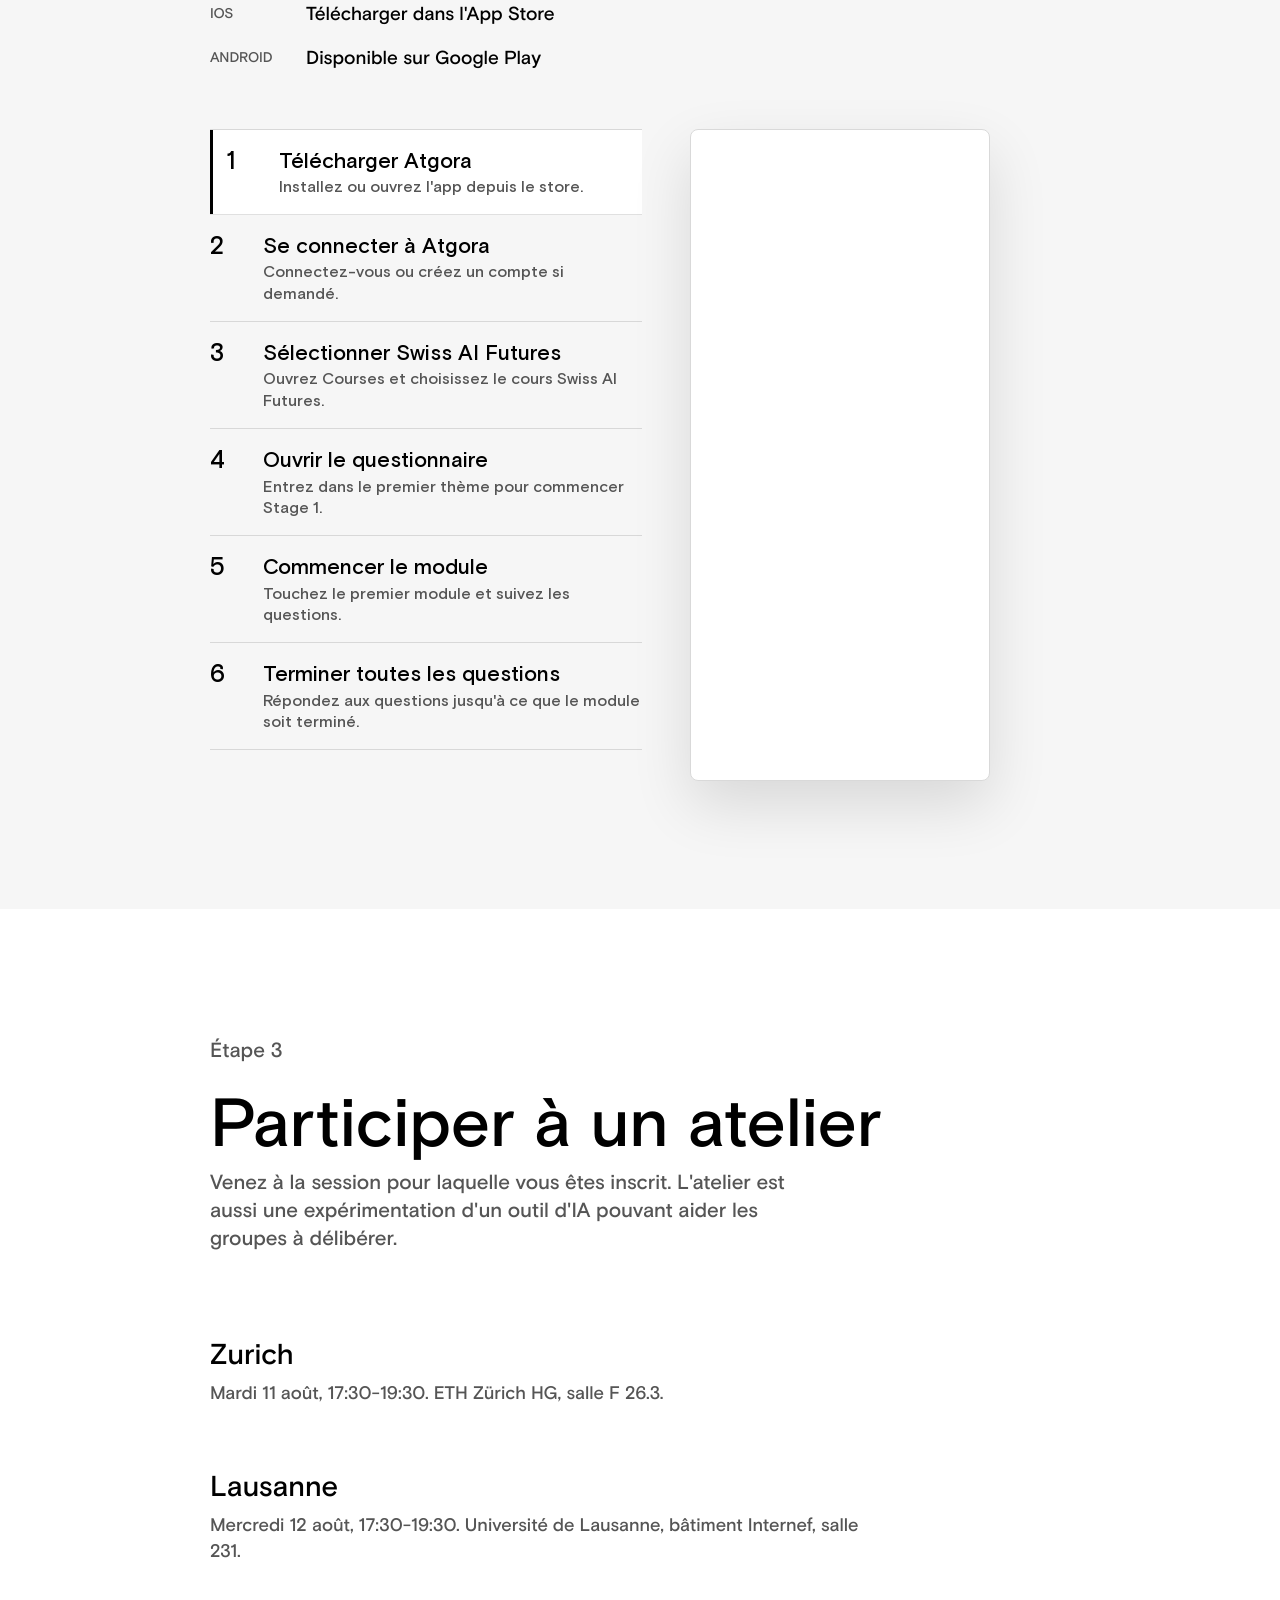
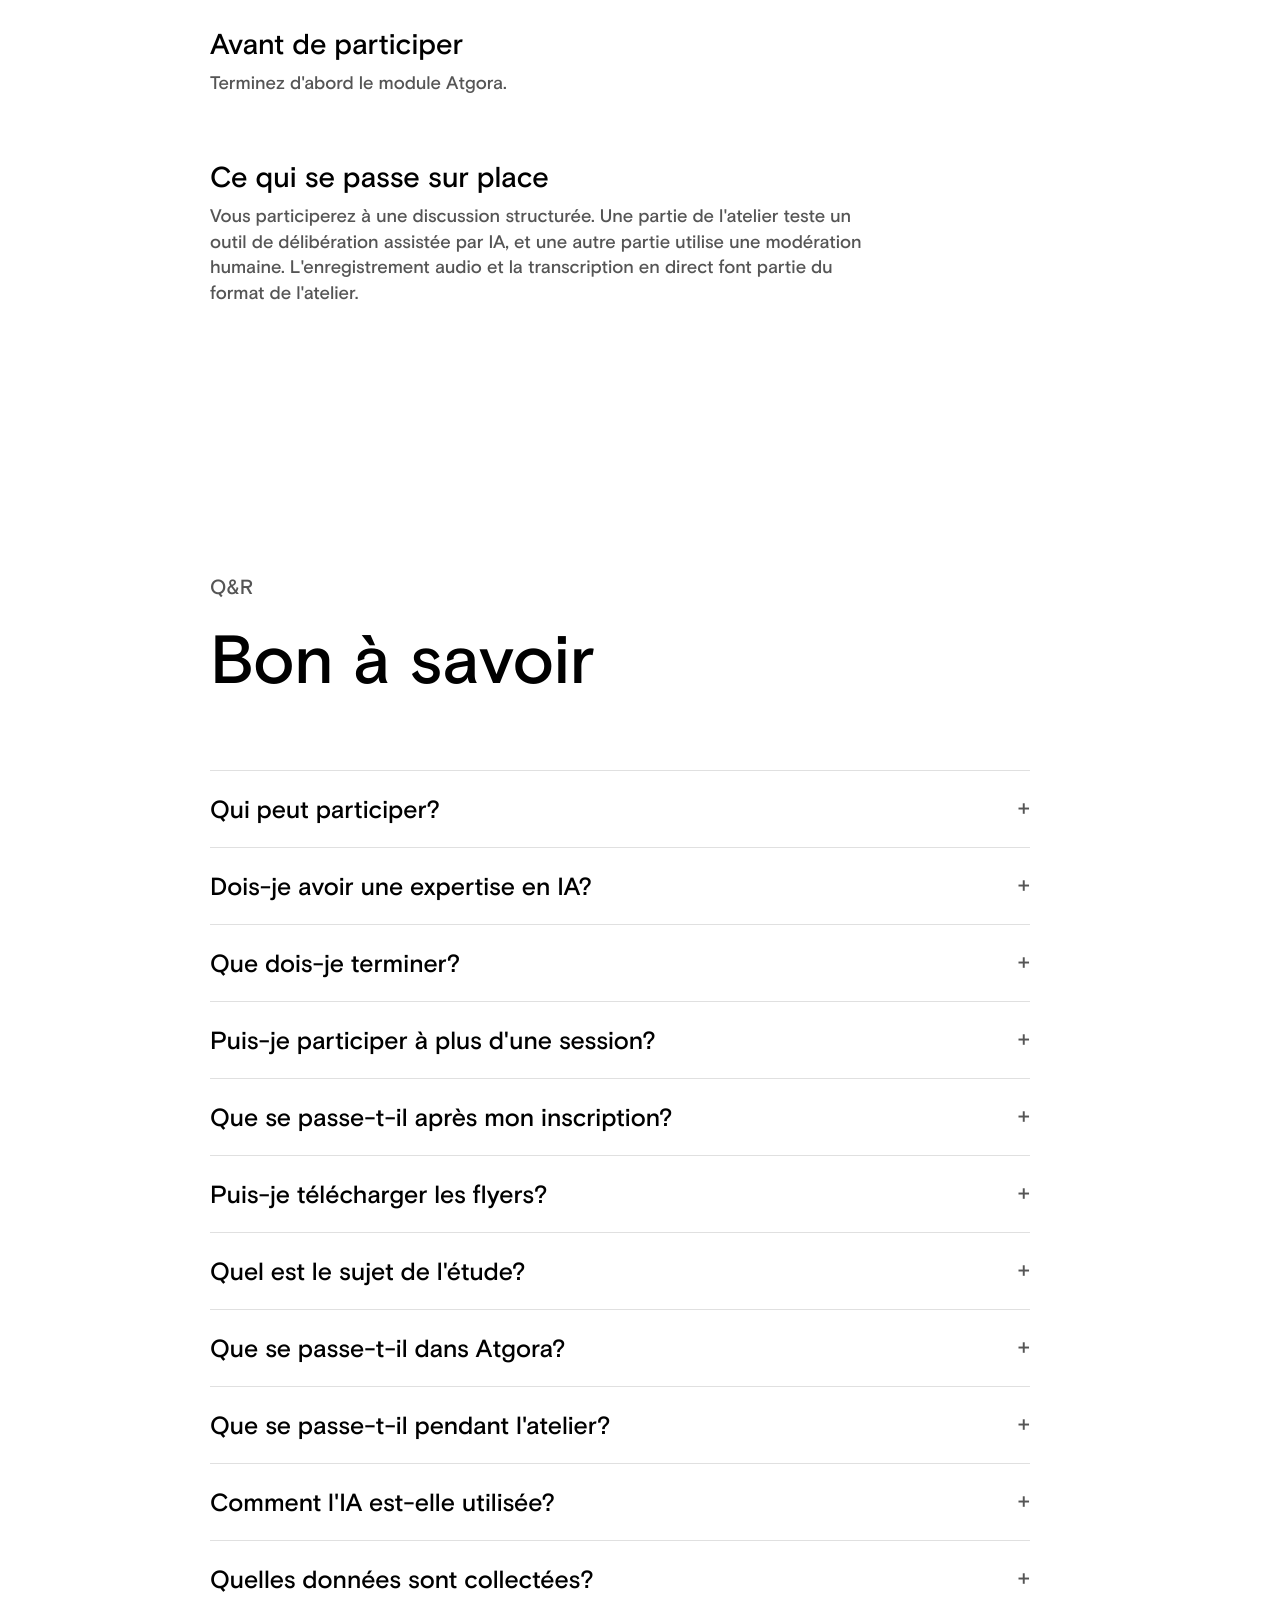
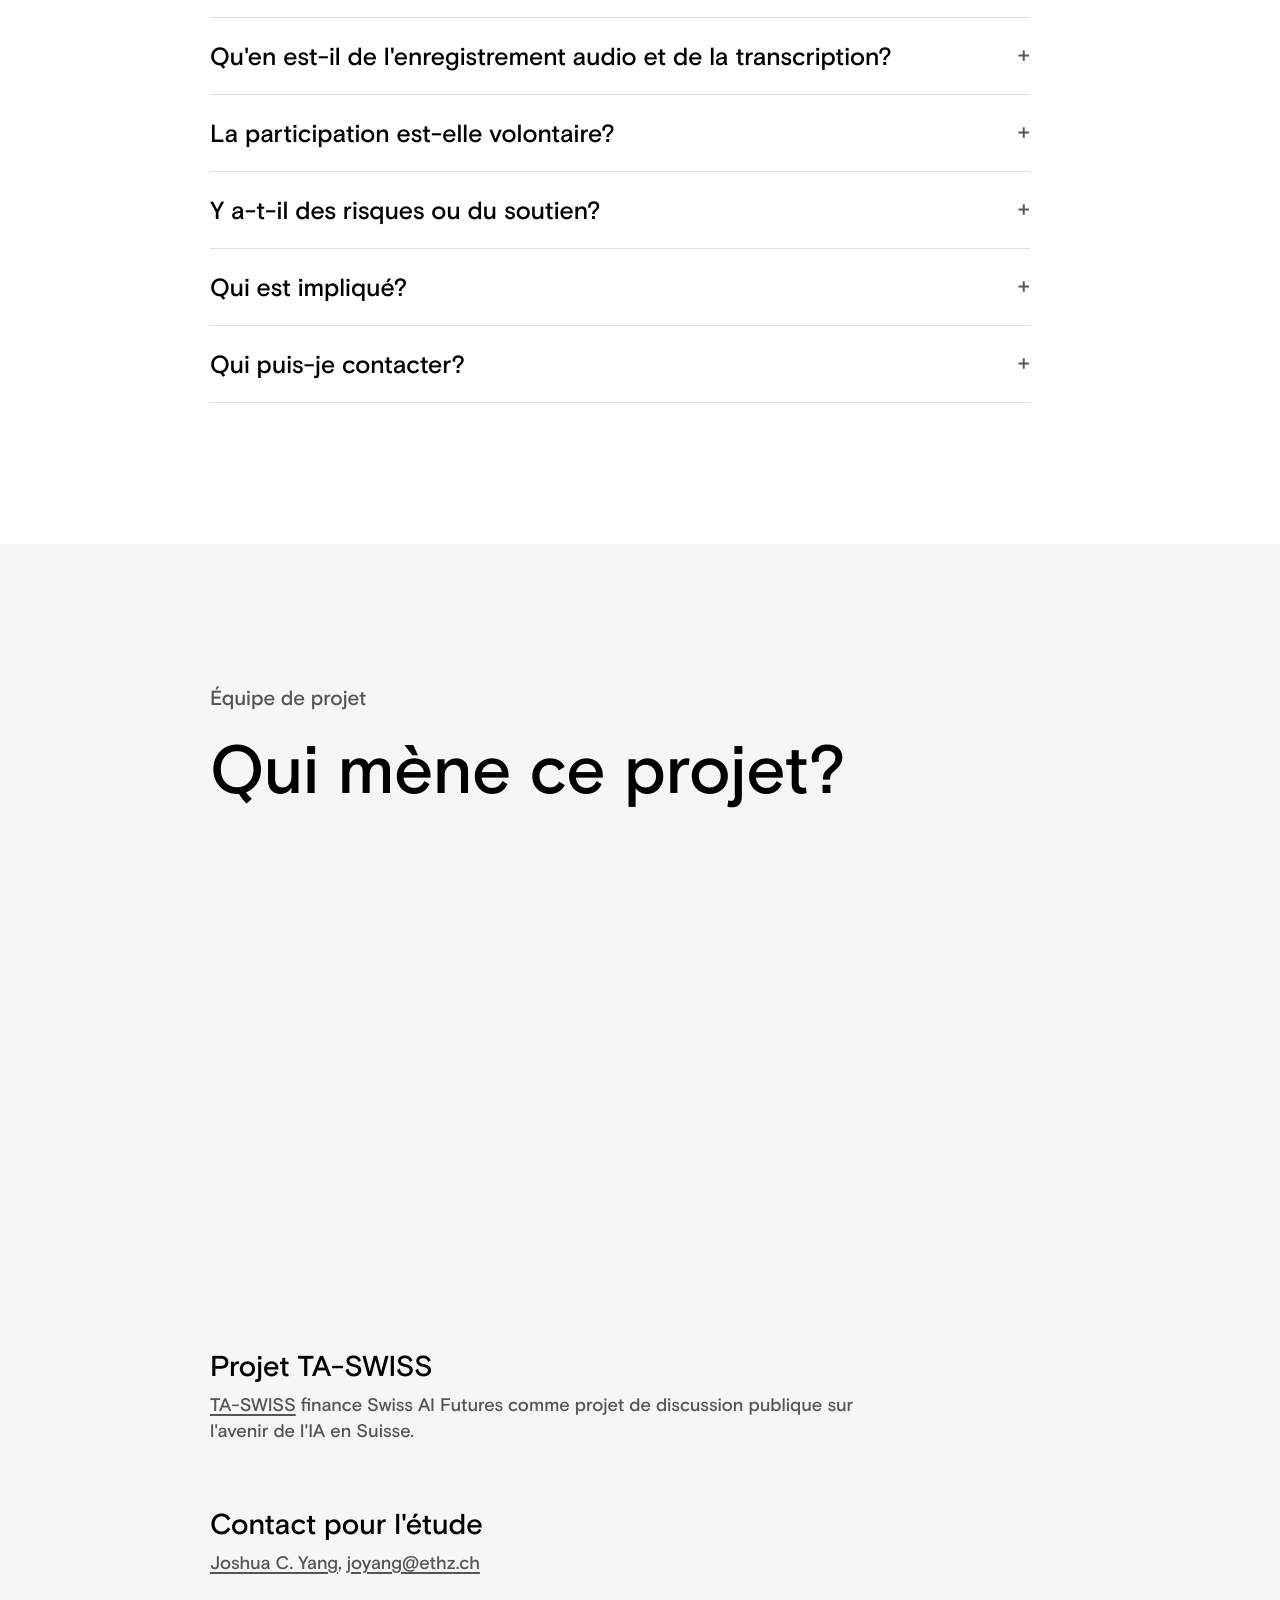
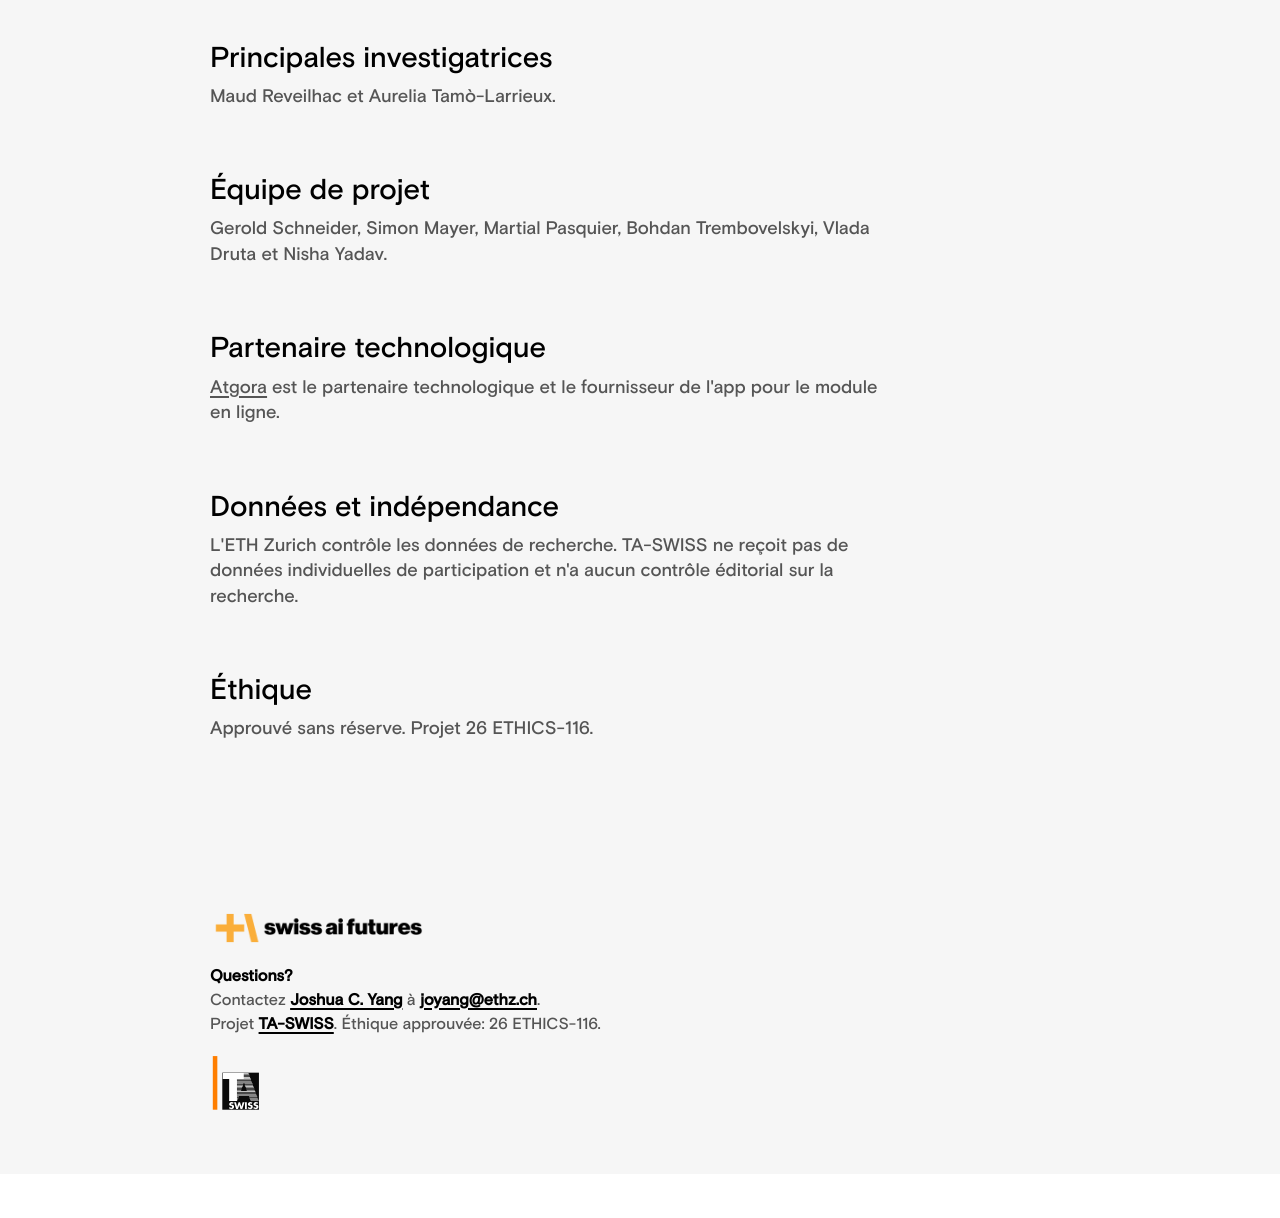
<file: details.html>
<!doctype html>
<html lang="en">
  <head>
    <meta charset="utf-8">
    <meta name="viewport" content="width=device-width, initial-scale=1">
    <meta http-equiv="refresh" content="0; url=index.html">
    <title>Swiss AI Futures Citizen Workshops</title>
    <link rel="canonical" href="https://swissaifutures.org/">
  </head>
  <body>
    <p><a href="index.html">Continue to Swiss AI Futures</a></p>
  </body>
</html>
</file>
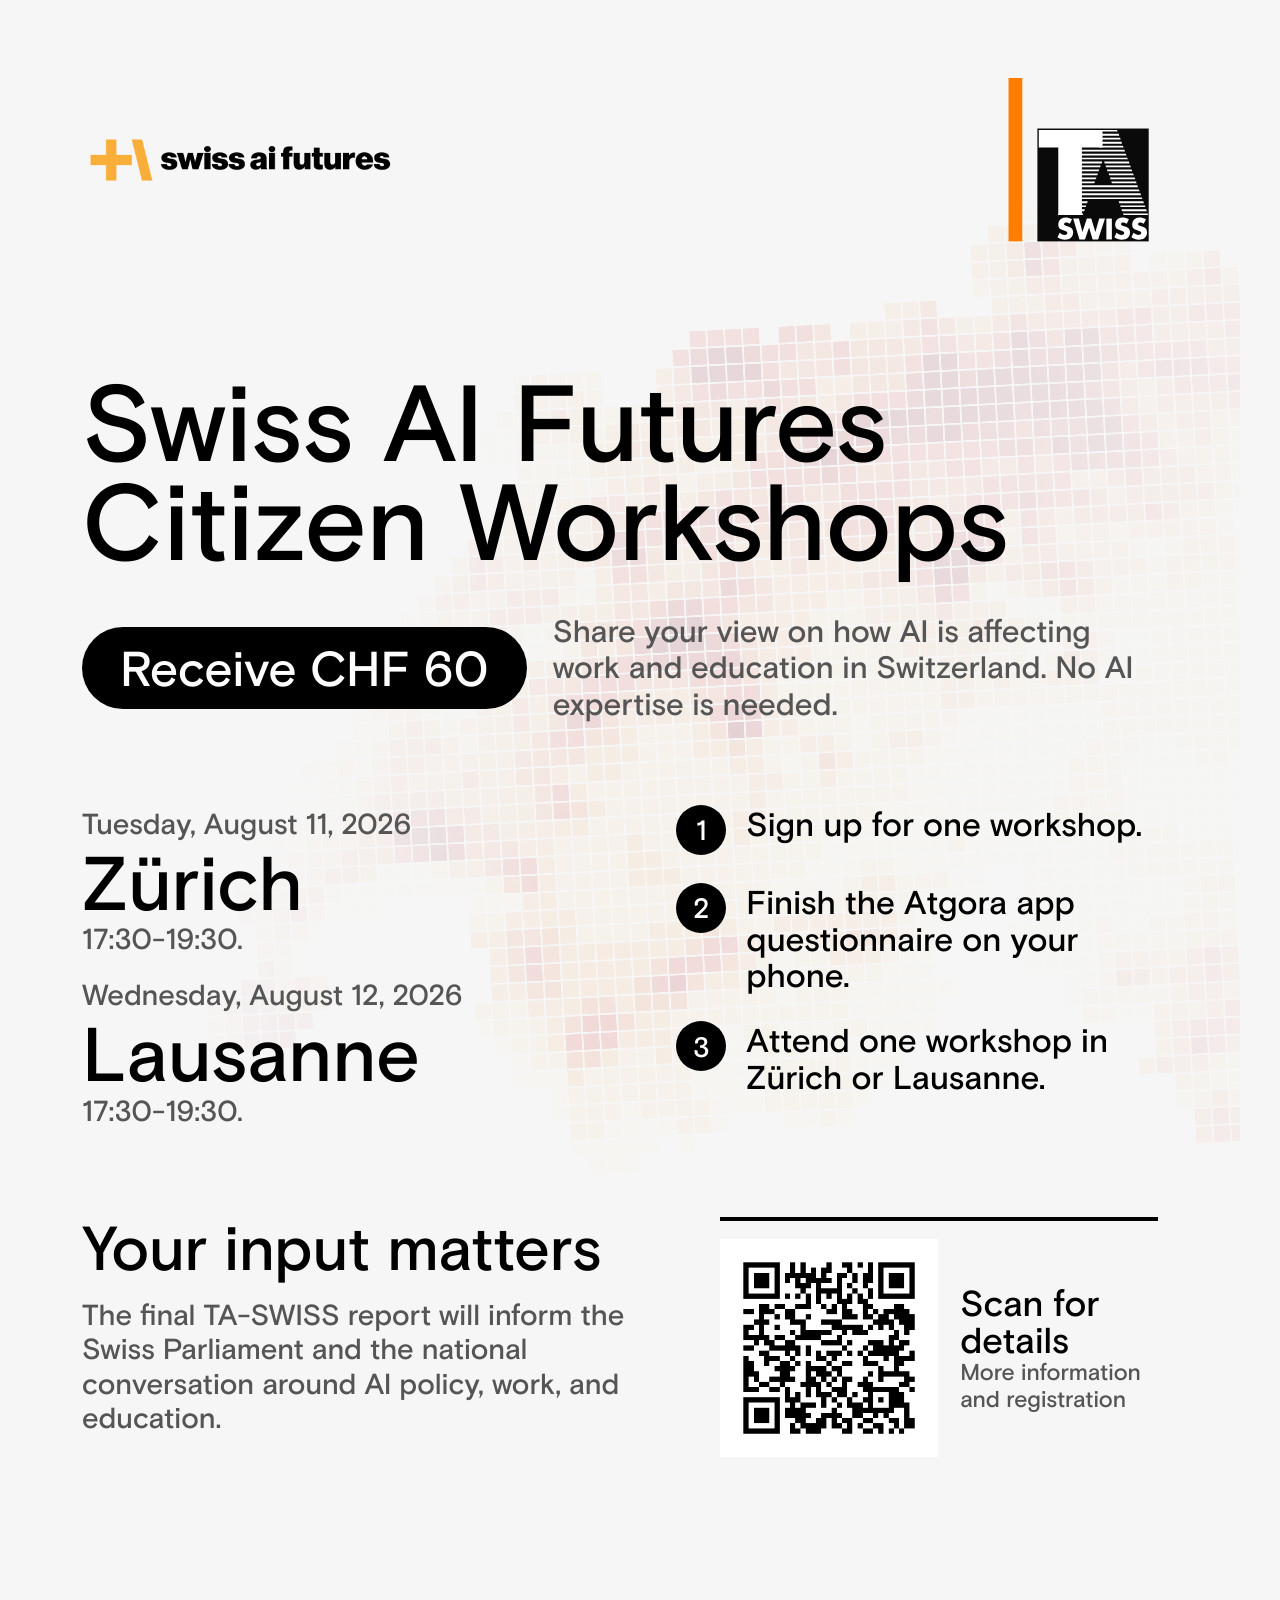
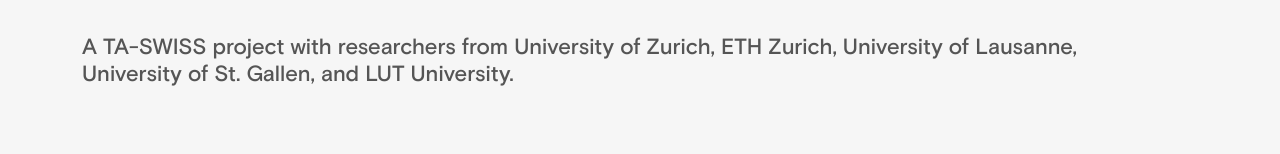
<file: promo-assets-editorial.html>
<!doctype html>
<html lang="en" data-theme="light">
  <head>
    <meta charset="utf-8">
    <meta name="viewport" content="width=device-width, initial-scale=1">
    <title>Swiss AI Futures Editorial Promo Assets</title>
    <style>
      @font-face {
        font-family: "Basis Grotesque";
        src: url("assets/fonts/BasisGrotesque-Medium.woff2") format("woff2"),
          url("assets/fonts/BasisGrotesque-Medium.woff") format("woff");
        font-display: swap;
        font-style: normal;
        font-weight: 500;
      }

      * {
        box-sizing: border-box;
      }

      html,
      body {
        margin: 0;
        background: #f6f6f6;
        color: #000;
        font-family: "Basis Grotesque", "Helvetica Neue", Helvetica, Arial, sans-serif;
        font-feature-settings: "kern" 1, "liga" 1;
        -webkit-font-smoothing: antialiased;
        text-rendering: geometricPrecision;
      }

      body[data-asset="flyer"] .artboard:not([data-asset="flyer"]),
      body[data-asset="social-square"] .artboard:not([data-asset="social-square"]),
      body[data-asset="social-wide"] .artboard:not([data-asset="social-wide"]) {
        display: none;
      }

      .artboard {
        position: relative;
        overflow: hidden;
        isolation: isolate;
        background: #f6f6f6;
      }

      .heatmap {
        position: absolute;
        z-index: -2;
        max-width: none;
        height: auto;
        opacity: 0.3;
        filter: saturate(0.9) contrast(0.98) brightness(1.02);
        mix-blend-mode: multiply;
      }

      .artboard::after {
        content: "";
        position: absolute;
        inset: 0;
        z-index: -1;
        pointer-events: none;
        background:
          radial-gradient(circle at 22% 22%, rgba(246, 246, 246, 0.84), transparent 34%),
          linear-gradient(90deg, rgba(246, 246, 246, 0.9) 0 21%, rgba(246, 246, 246, 0.42) 48%, rgba(246, 246, 246, 0.78) 100%);
      }

      .brand {
        display: flex;
        align-items: center;
        justify-content: space-between;
        gap: 24px;
      }

      .brand img {
        display: block;
        height: auto;
      }

      h1,
      h2,
      p {
        margin: 0;
      }

      h1,
      h2 {
        font-weight: 500;
        letter-spacing: 0;
      }

      .dates {
        display: grid;
        gap: 20px;
      }

      .date-row {
        display: grid;
        gap: 6px;
      }

      .date-row span,
      .date-row p,
      .footer-note,
      .lead,
      .impact p,
      .qr-block span {
        color: #555;
      }

      .date-row strong {
        font-weight: 500;
      }

      .pill {
        display: inline-flex;
        align-items: center;
        justify-content: center;
        width: max-content;
        color: #fff;
        background: #000;
        border-radius: 999px;
        white-space: nowrap;
      }

      .steps {
        margin: 0;
        padding: 0;
        display: grid;
        list-style: none;
      }

      .steps li {
        display: grid;
        grid-template-columns: auto 1fr;
        align-items: start;
      }

      .steps b {
        display: inline-grid;
        place-items: center;
        color: #fff;
        background: #000;
        border-radius: 50%;
        font-weight: 500;
      }

      .steps span {
        display: block;
      }

      .qr-block {
        display: flex;
        align-items: center;
        gap: 22px;
      }

      .qr-block img {
        display: block;
        background: #fff;
      }

      .qr-block strong {
        display: block;
        font-weight: 500;
      }

      .qr-block span {
        display: block;
      }

      .flyer {
        width: 1240px;
        height: 1754px;
        padding: 78px 82px 70px;
      }

      .flyer .heatmap {
        width: 1600px;
        right: -500px;
        top: 170px;
        transform: rotate(-3deg);
      }

      .flyer .brand img:first-child {
        width: 320px;
      }

      .flyer .brand img:last-child {
        width: 158px;
      }

      .flyer h1 {
        max-width: 1080px;
        margin-top: 128px;
        font-size: 108px;
        line-height: 0.92;
      }

      .flyer .topline {
        margin-top: 44px;
        display: flex;
        align-items: center;
        gap: 26px;
      }

      .flyer .pill {
        min-height: 82px;
        padding: 0 38px;
        font-size: 49px;
      }

      .flyer .lead {
        max-width: 610px;
        font-size: 31px;
        line-height: 1.18;
      }

      .flyer .details {
        margin-top: 82px;
        display: grid;
        grid-template-columns: 1.05fr 0.95fr;
        gap: 62px;
        align-items: start;
      }

      .flyer .date-row span {
        font-size: 29px;
      }

      .flyer .date-row strong {
        font-size: 76px;
        line-height: 0.92;
      }

      .flyer .date-row p {
        font-size: 29px;
        line-height: 1.18;
      }

      .flyer .steps {
        gap: 28px;
      }

      .flyer .steps li {
        gap: 20px;
        font-size: 33px;
        line-height: 1.12;
      }

      .flyer .steps b {
        width: 50px;
        height: 50px;
        font-size: 28px;
      }

      .flyer .lower {
        margin-top: 90px;
        display: grid;
        grid-template-columns: 0.95fr 0.74fr;
        gap: 76px;
        align-items: start;
      }

      .flyer .impact h2 {
        max-width: 650px;
        font-size: 62px;
        line-height: 0.94;
      }

      .flyer .impact p {
        max-width: 600px;
        margin-top: 22px;
        font-size: 29px;
        line-height: 1.18;
      }

      .flyer .qr-block {
        padding-top: 18px;
        border-top: 4px solid #000;
      }

      .flyer .qr-block img {
        width: 218px;
        height: 218px;
        padding: 13px;
      }

      .flyer .qr-block strong {
        font-size: 36px;
        line-height: 1.02;
      }

      .flyer .qr-block span {
        max-width: 260px;
        font-size: 23px;
        line-height: 1.14;
      }

      .flyer .bottom {
        position: absolute;
        left: 82px;
        right: 82px;
        bottom: 68px;
      }

      .flyer .footer-note {
        font-size: 22px;
        line-height: 1.2;
      }

      .social-square {
        width: 1080px;
        height: 1080px;
        padding: 58px 62px;
      }

      .social-square .heatmap {
        width: 1280px;
        right: -450px;
        top: 110px;
        transform: rotate(-4deg);
        opacity: 0.34;
      }

      .social-square .brand img {
        width: 270px;
      }

      .social-square h1 {
        margin-top: 98px;
        max-width: 850px;
        font-size: 82px;
        line-height: 0.9;
      }

      .social-square .pill {
        margin-top: 40px;
        min-height: 74px;
        padding: 0 32px;
        font-size: 44px;
      }

      .social-square .dates {
        margin-top: 54px;
        grid-template-columns: 1fr 1fr;
        gap: 30px;
      }

      .social-square .date-row span {
        font-size: 22px;
      }

      .social-square .date-row strong {
        font-size: 62px;
        line-height: 0.94;
      }

      .social-square .date-row p {
        font-size: 21px;
        line-height: 1.25;
      }

      .social-square .steps {
        margin-top: 58px;
        grid-template-columns: repeat(3, 1fr);
        gap: 22px;
      }

      .social-square .steps li {
        grid-template-columns: 38px 1fr;
        gap: 12px;
        font-size: 20px;
        line-height: 1.16;
      }

      .social-square .steps b {
        width: 34px;
        height: 34px;
        font-size: 20px;
      }

      .social-square .bottom {
        position: absolute;
        left: 62px;
        right: 62px;
        bottom: 56px;
        display: flex;
        justify-content: space-between;
        align-items: end;
        gap: 28px;
      }

      .social-square .footer-note {
        max-width: 420px;
        font-size: 20px;
        line-height: 1.22;
      }

      .social-square .qr-block img {
        width: 142px;
        height: 142px;
        padding: 10px;
      }

      .social-square .qr-block strong {
        font-size: 26px;
      }

      .social-square .qr-block span {
        max-width: 190px;
        font-size: 18px;
        line-height: 1.12;
      }

      .social-wide {
        width: 1200px;
        height: 630px;
        padding: 46px 54px;
      }

      .social-wide .heatmap {
        width: 940px;
        right: -230px;
        top: -110px;
        transform: rotate(-5deg);
        opacity: 0.32;
      }

      .social-wide .brand img {
        width: 230px;
      }

      .social-wide h1 {
        margin-top: 58px;
        max-width: 670px;
        font-size: 70px;
        line-height: 0.9;
      }

      .social-wide .pill {
        margin-top: 28px;
        min-height: 58px;
        padding: 0 26px;
        font-size: 34px;
      }

      .social-wide .dates {
        position: absolute;
        left: 54px;
        bottom: 48px;
        grid-template-columns: auto auto;
        gap: 34px;
      }

      .social-wide .date-row span {
        font-size: 17px;
      }

      .social-wide .date-row strong {
        font-size: 42px;
        line-height: 0.94;
      }

      .social-wide .date-row p {
        font-size: 17px;
      }

      .social-wide .qr-block {
        position: absolute;
        right: 54px;
        bottom: 48px;
      }

      .social-wide .qr-block img {
        width: 124px;
        height: 124px;
        padding: 8px;
      }

      .social-wide .qr-block strong {
        font-size: 22px;
      }

      .social-wide .qr-block span {
        max-width: 190px;
        font-size: 16px;
        line-height: 1.12;
      }
    </style>
  </head>
  <body data-asset="flyer">
    <main>
      <section class="artboard flyer" data-asset="flyer" aria-label="Swiss AI Futures editorial A4 flyer">
        <img class="heatmap" src="assets/images/switzerland_pixel_heatmap_density_blocks.png" alt="">
        <div class="brand">
          <img src="assets/images/logos/logo-warm-long.png" alt="Swiss AI Futures">
          <img src="assets/images/logos/TA-SWISS-logo.svg" alt="TA-SWISS">
        </div>

        <h1>Swiss AI Futures<br>Citizen Workshops</h1>
        <div class="topline">
          <div class="pill">Receive CHF 60</div>
          <p class="lead">Share your view on how AI is affecting work and education in Switzerland. No AI expertise is needed.</p>
        </div>

        <div class="details">
          <div class="dates">
            <article class="date-row">
              <span>Tuesday, August 11, 2026</span>
              <strong>Zürich</strong>
              <p>17:30-19:30.</p>
            </article>
            <article class="date-row">
              <span>Wednesday, August 12, 2026</span>
              <strong>Lausanne</strong>
              <p>17:30-19:30.</p>
            </article>
          </div>

          <ol class="steps" aria-label="Required steps">
            <li><b>1</b><span>Sign up for one workshop.</span></li>
            <li><b>2</b><span>Finish the Atgora app questionnaire on your phone.</span></li>
            <li><b>3</b><span>Attend one workshop in Zürich or Lausanne.</span></li>
          </ol>
        </div>

        <div class="lower">
          <div class="impact">
            <h2>Your input matters</h2>
            <p>
              The final TA-SWISS report will inform the Swiss Parliament and the national conversation around AI policy,
              work, and education.
            </p>
          </div>
          <div class="qr-block">
            <img src="assets/images/qr/swiss-ai-futures-site-qr.png" alt="QR code for swissaifutures.org">
            <div>
              <strong>Scan for details</strong>
              <span>More information and registration</span>
            </div>
          </div>
        </div>

        <div class="bottom">
          <p class="footer-note">A TA-SWISS project with researchers from University of Zurich, ETH Zurich, University of Lausanne, University of St. Gallen, and LUT University.</p>
        </div>
      </section>

      <section class="artboard social-square" data-asset="social-square" aria-label="Swiss AI Futures editorial square social post">
        <img class="heatmap" src="assets/images/switzerland_pixel_heatmap_density_blocks.png" alt="">
        <div class="brand">
          <img src="assets/images/logos/logo-warm-long.png" alt="Swiss AI Futures">
        </div>

        <h1>Swiss AI Futures<br>Citizen Workshops</h1>
        <div class="pill">Receive CHF 60</div>

        <div class="dates">
          <article class="date-row">
            <span>August 11</span>
            <strong>Zürich</strong>
            <p>17:30-19:30</p>
          </article>
          <article class="date-row">
            <span>August 12</span>
            <strong>Lausanne</strong>
            <p>17:30-19:30</p>
          </article>
        </div>

        <ol class="steps" aria-label="Required steps">
          <li><b>1</b><span>Sign up</span></li>
          <li><b>2</b><span>Finish Atgora app questionnaire on your phone</span></li>
          <li><b>3</b><span>Attend Zürich or Lausanne</span></li>
        </ol>

        <div class="bottom">
          <p class="footer-note">TA-SWISS project with researchers from University of Zurich, ETH Zurich, University of Lausanne, University of St. Gallen, and LUT.</p>
          <div class="qr-block">
            <img src="assets/images/qr/swiss-ai-futures-site-qr.png" alt="QR code for swissaifutures.org">
            <div>
              <strong>Details</strong>
              <span>More info and registration</span>
            </div>
          </div>
        </div>
      </section>

      <section class="artboard social-wide" data-asset="social-wide" aria-label="Swiss AI Futures editorial wide social card">
        <img class="heatmap" src="assets/images/switzerland_pixel_heatmap_density_blocks.png" alt="">
        <div class="brand">
          <img src="assets/images/logos/logo-warm-long.png" alt="Swiss AI Futures">
        </div>

        <h1>Swiss AI Futures<br>Citizen Workshops</h1>
        <div class="pill">Receive CHF 60</div>

        <div class="dates">
          <article class="date-row">
            <span>August 11</span>
            <strong>Zürich</strong>
            <p>17:30-19:30</p>
          </article>
          <article class="date-row">
            <span>August 12</span>
            <strong>Lausanne</strong>
            <p>17:30-19:30</p>
          </article>
        </div>

        <div class="qr-block">
          <img src="assets/images/qr/swiss-ai-futures-site-qr.png" alt="QR code for swissaifutures.org">
          <div>
            <strong>Details</strong>
            <span>More info and registration</span>
          </div>
        </div>
      </section>
    </main>

    <script>
      const translations = {
        en: {
          title: "Swiss AI Futures<br>Citizen Workshops",
          pill: "Receive CHF 60",
          lead: "Share your view on how AI is affecting work and education in Switzerland. No AI expertise is needed.",
          zurichCity: "Zürich",
          lausanneCity: "Lausanne",
          zurichDateLong: "Tuesday, August 11, 2026",
          lausanneDateLong: "Wednesday, August 12, 2026",
          zurichDateShort: "August 11",
          lausanneDateShort: "August 12",
          time: "17:30-19:30",
          timeDot: "17:30-19:30.",
          stepFull1: "Sign up for one workshop.",
          stepFull2: "Finish the Atgora app questionnaire on your phone.",
          stepFull3: "Attend one workshop in Zürich or Lausanne.",
          stepShort1: "Sign up",
          stepShort2: "Finish Atgora app questionnaire on your phone",
          stepShort3: "Attend Zürich or Lausanne",
          impactTitle: "Your input matters",
          impactBody: "The final TA-SWISS report will inform the Swiss Parliament and the national conversation around AI policy, work, and education.",
          qrFull: "Scan for details",
          qrShort: "Details",
          qrBody: "More information and registration",
          qrBodyShort: "More info and registration",
          qrImage: "assets/images/qr/swiss-ai-futures-site-qr.png",
          footerFull: "A TA-SWISS project with researchers from University of Zurich, ETH Zurich, University of Lausanne, University of St. Gallen, and LUT University.",
          footerShort: "TA-SWISS project with researchers from University of Zurich, ETH Zurich, University of Lausanne, University of St. Gallen, and LUT."
        },
        de: {
          title: "Swiss AI Futures<br>Bürgerworkshops",
          pill: "CHF 60 erhalten",
          lead: "Teilen Sie Ihre Sicht darauf, wie KI Arbeit und Bildung in der Schweiz verändert. Es ist kein KI-Vorwissen nötig.",
          zurichCity: "Zürich",
          lausanneCity: "Lausanne",
          zurichDateLong: "Dienstag, 11. August 2026",
          lausanneDateLong: "Mittwoch, 12. August 2026",
          zurichDateShort: "11. August",
          lausanneDateShort: "12. August",
          time: "17:30-19:30",
          timeDot: "17:30-19:30.",
          stepFull1: "Melden Sie sich für einen Workshop an.",
          stepFull2: "Füllen Sie den Atgora-App-Fragebogen auf Ihrem Smartphone aus.",
          stepFull3: "Besuchen Sie einen Workshop in Zürich oder Lausanne.",
          stepShort1: "Anmelden",
          stepShort2: "Atgora-App-Fragebogen auf dem Smartphone ausfüllen",
          stepShort3: "Workshop in Zürich oder Lausanne besuchen",
          impactTitle: "Ihre Stimme zählt",
          impactBody: "Der finale TA-SWISS-Bericht informiert das Schweizer Parlament und die nationale Debatte zu KI-Politik, Arbeit und Bildung.",
          qrFull: "Für Details scannen",
          qrShort: "Details",
          qrBody: "Mehr Informationen und Anmeldung",
          qrBodyShort: "Mehr Infos und Anmeldung",
          qrImage: "assets/images/qr/swiss-ai-futures-site-qr-de.png",
          footerFull: "Ein TA-SWISS-Projekt mit Forschenden der Universität Zürich, ETH Zürich, Universität Lausanne, Universität St. Gallen und LUT University.",
          footerShort: "TA-SWISS-Projekt mit Forschenden der Universität Zürich, ETH Zürich, Universität Lausanne, Universität St. Gallen und LUT."
        },
        fr: {
          title: "Ateliers citoyens<br>Swiss AI Futures",
          pill: "Recevoir CHF 60",
          lead: "Donnez votre avis sur l'impact de l'IA sur le travail et l'éducation en Suisse. Aucune expertise en IA n'est requise.",
          zurichCity: "Zurich",
          lausanneCity: "Lausanne",
          zurichDateLong: "Mardi 11 août 2026",
          lausanneDateLong: "Mercredi 12 août 2026",
          zurichDateShort: "11 août",
          lausanneDateShort: "12 août",
          time: "17:30-19:30",
          timeDot: "17:30-19:30.",
          stepFull1: "Inscrivez-vous à un atelier.",
          stepFull2: "Remplissez le questionnaire Atgora sur votre téléphone.",
          stepFull3: "Participez à un atelier à Zurich ou Lausanne.",
          stepShort1: "S'inscrire",
          stepShort2: "Remplir le questionnaire Atgora sur votre téléphone",
          stepShort3: "Participer à Zurich ou Lausanne",
          impactTitle: "Votre avis compte",
          impactBody: "Le rapport final de TA-SWISS informera le Parlement suisse et le débat national sur la politique de l'IA, le travail et l'éducation.",
          qrFull: "Scanner pour les détails",
          qrShort: "Détails",
          qrBody: "Plus d'informations et inscription",
          qrBodyShort: "Plus d'infos et inscription",
          qrImage: "assets/images/qr/swiss-ai-futures-site-qr-fr.png",
          footerFull: "Un projet TA-SWISS avec des chercheuses et chercheurs de l'Université de Zurich, de l'ETH Zurich, de l'Université de Lausanne, de l'Université de Saint-Gall et de LUT University.",
          footerShort: "Projet TA-SWISS avec des chercheuses et chercheurs de l'Université de Zurich, de l'ETH Zurich, de l'UNIL, de l'Université de Saint-Gall et de LUT."
        }
      };

      const params = new URLSearchParams(window.location.search);
      const requestedAsset = params.get("asset");
      if (requestedAsset) document.body.dataset.asset = requestedAsset;

      const lang = translations[params.get("lang")] ? params.get("lang") : "en";
      const copy = translations[lang];
      document.documentElement.lang = lang;
      document.body.dataset.lang = lang;

      document.querySelectorAll("h1").forEach((node) => {
        node.innerHTML = copy.title;
      });
      document.querySelectorAll(".pill").forEach((node) => {
        node.textContent = copy.pill;
      });
      document.querySelectorAll(".topline p, .lead").forEach((node) => {
        node.textContent = copy.lead;
      });
      document.querySelectorAll(".date-row").forEach((row) => {
        const flyer = row.closest(".flyer");
        const cityNode = row.querySelector("strong");
        const isLausanne = cityNode?.textContent.toLowerCase().includes("lausanne");
        row.querySelector("span").textContent = isLausanne
          ? (flyer ? copy.lausanneDateLong : copy.lausanneDateShort)
          : (flyer ? copy.zurichDateLong : copy.zurichDateShort);
        cityNode.textContent = isLausanne ? copy.lausanneCity : copy.zurichCity;
        row.querySelector("p").textContent = flyer ? copy.timeDot : copy.time;
      });
      document.querySelectorAll(".steps").forEach((list) => {
        const flyer = list.closest(".flyer");
        const keys = flyer
          ? ["stepFull1", "stepFull2", "stepFull3"]
          : ["stepShort1", "stepShort2", "stepShort3"];
        list.querySelectorAll("span").forEach((node, index) => {
          node.textContent = copy[keys[index]];
        });
      });
      document.querySelectorAll(".impact h2").forEach((node) => {
        node.textContent = copy.impactTitle;
      });
      document.querySelectorAll(".impact p").forEach((node) => {
        node.textContent = copy.impactBody;
      });
      document.querySelectorAll(".qr-block").forEach((block) => {
        const flyer = block.closest(".flyer");
        block.querySelector("img").src = copy.qrImage;
        block.querySelector("strong").textContent = flyer ? copy.qrFull : copy.qrShort;
        block.querySelector("span").textContent = flyer ? copy.qrBody : copy.qrBodyShort;
      });
      document.querySelectorAll(".footer-note").forEach((node) => {
        node.textContent = node.closest(".flyer") ? copy.footerFull : copy.footerShort;
      });
    </script>
  </body>
</html>
</file>
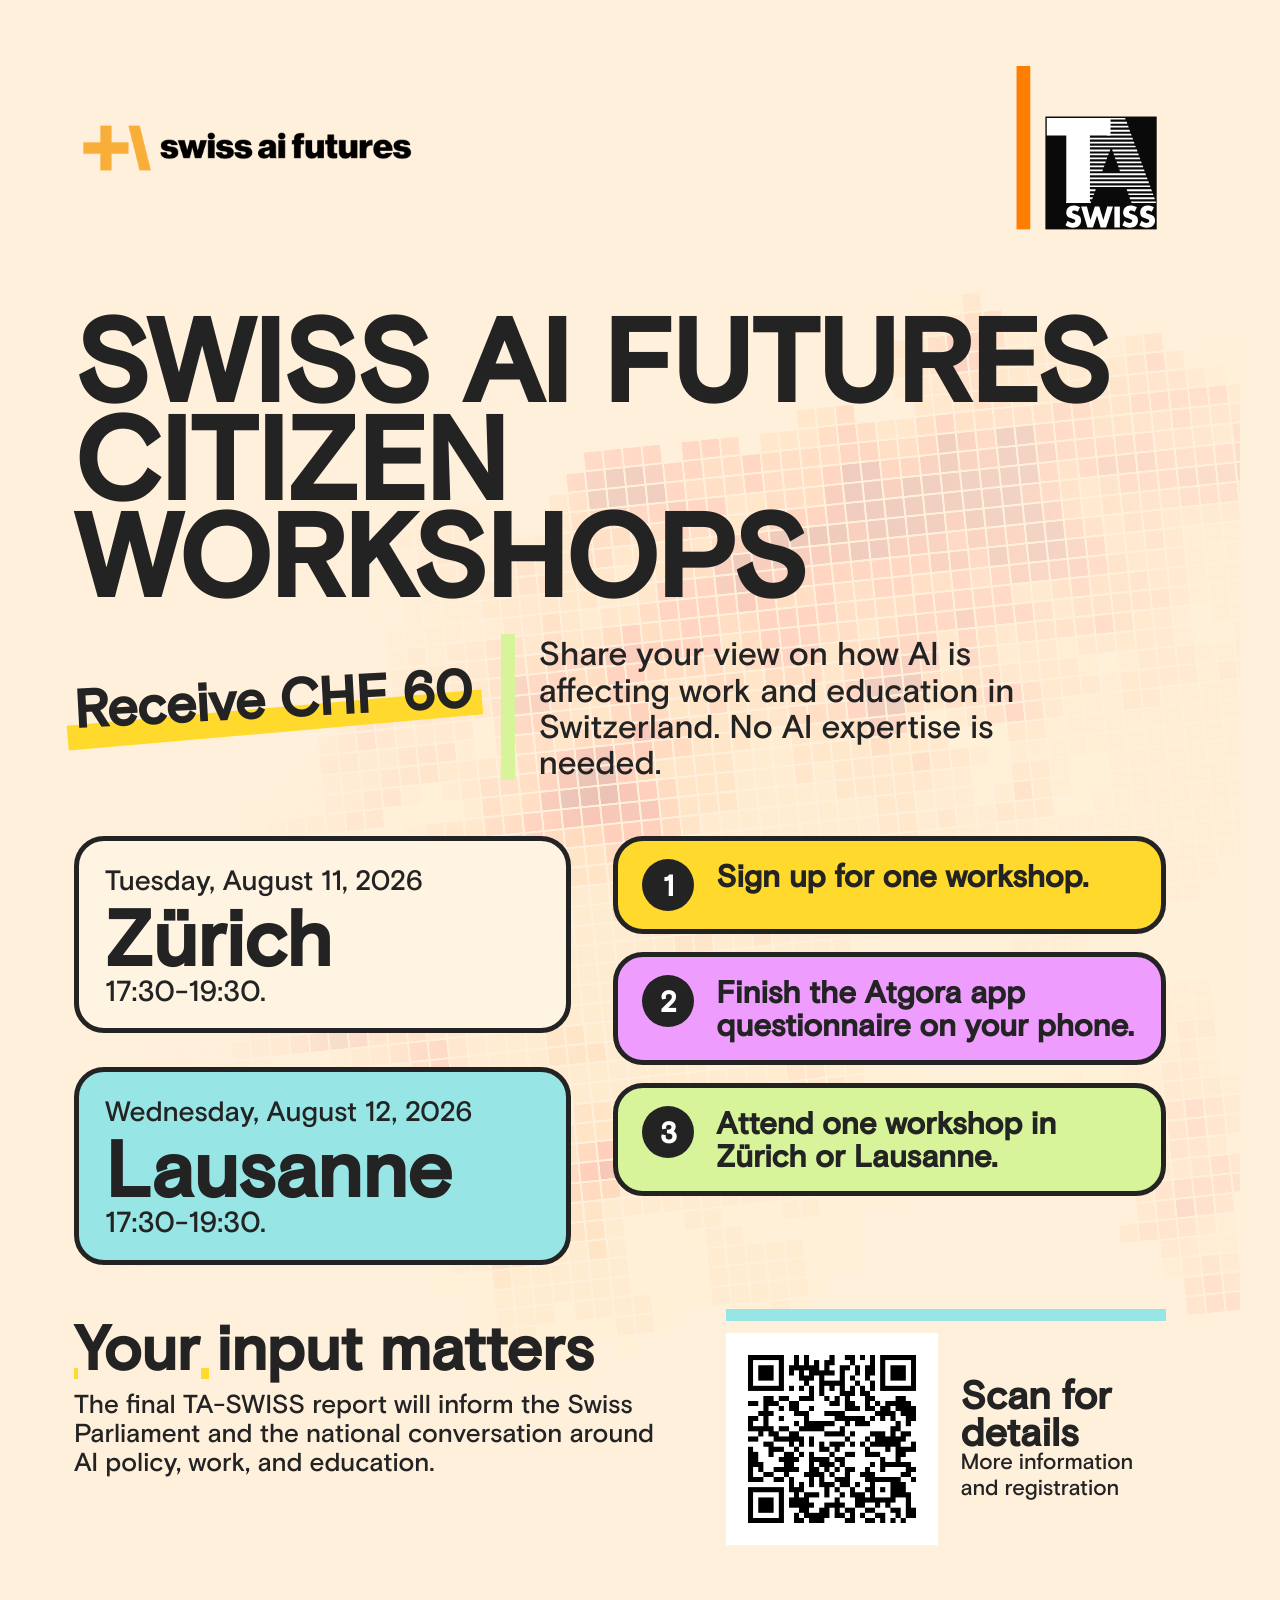
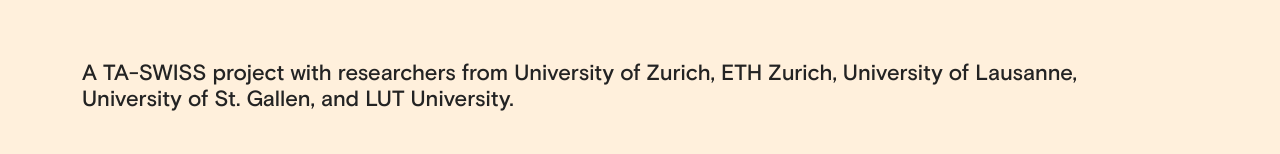
<file: promo-assets.html>
<!doctype html>
<html lang="en" data-theme="light">
  <head>
    <meta charset="utf-8">
    <meta name="viewport" content="width=device-width, initial-scale=1">
    <title>Swiss AI Futures Promo Assets</title>
    <style>
      @font-face {
        font-family: "Basis Grotesque";
        src: url("assets/fonts/BasisGrotesque-Medium.woff2") format("woff2"),
          url("assets/fonts/BasisGrotesque-Medium.woff") format("woff");
        font-display: swap;
        font-style: normal;
        font-weight: 500;
      }

      @font-face {
        font-family: "New Cooper";
        src: url("assets/fonts/NewCooperBeta-Regular.woff2") format("woff2"),
          url("assets/fonts/NewCooperBeta-Regular.woff") format("woff");
        font-display: swap;
        font-style: normal;
        font-weight: 400;
      }

      :root {
        --ink: #232323;
        --paper: #fff0dc;
        --cream: #fff3e2;
        --yellow: #ffda2d;
        --mint: #d7f49a;
        --cyan: #97e5e5;
        --pink: #ef9cff;
        --orange: #ff9f22;
      }

      * {
        box-sizing: border-box;
      }

      html,
      body {
        margin: 0;
        background: var(--paper);
        color: var(--ink);
        font-family: "Basis Grotesque", "Helvetica Neue", Helvetica, Arial, sans-serif;
        font-feature-settings: "kern" 1, "liga" 1;
        -webkit-font-smoothing: antialiased;
        text-rendering: geometricPrecision;
      }

      body[data-asset="flyer"] .artboard:not([data-asset="flyer"]),
      body[data-asset="social-square"] .artboard:not([data-asset="social-square"]),
      body[data-asset="social-wide"] .artboard:not([data-asset="social-wide"]) {
        display: none;
      }

      .artboard {
        position: relative;
        overflow: hidden;
        isolation: isolate;
        background: var(--paper);
      }

      .heatmap {
        position: absolute;
        z-index: -2;
        max-width: none;
        height: auto;
        opacity: 0.32;
        filter: saturate(1.1) contrast(1.04) brightness(1.01);
        mix-blend-mode: multiply;
      }

      .artboard::after {
        content: "";
        position: absolute;
        inset: 0;
        z-index: -1;
        pointer-events: none;
        background:
          radial-gradient(circle at 21% 18%, rgba(255, 240, 220, 0.9), transparent 34%),
          linear-gradient(90deg, rgba(255, 240, 220, 0.92) 0 18%, rgba(255, 240, 220, 0.4) 48%, rgba(255, 240, 220, 0.74) 100%);
      }

      .brand {
        display: flex;
        align-items: center;
        justify-content: space-between;
        gap: 24px;
      }

      .brand img {
        display: block;
        height: auto;
      }

      .eyebrow,
      .small-label,
      .footer-note {
        color: var(--ink);
      }

      .eyebrow {
        margin: 0 0 18px;
        font-size: 25px;
        line-height: 1.1;
      }

      h1,
      h2,
      p {
        margin: 0;
      }

      h1 {
        letter-spacing: 0;
        font-weight: 900;
      }

      .dates {
        display: grid;
        gap: 20px;
      }

      .date-row {
        display: grid;
        gap: 6px;
      }

      .date-row span {
        color: var(--ink);
      }

      .date-row strong {
        font-weight: 900;
      }

      .pill {
        position: relative;
        display: inline-flex;
        align-items: center;
        justify-content: center;
        width: max-content;
        color: var(--ink);
        background: transparent;
        border: 0;
        border-radius: 0;
        transform: rotate(-3deg);
        transform-origin: left center;
        white-space: nowrap;
      }

      .pill::before {
        content: "";
        position: absolute;
        left: -0.16em;
        right: -0.16em;
        bottom: 0.05em;
        z-index: -1;
        height: 0.48em;
        background: var(--yellow);
        transform: rotate(-2deg);
      }

      .steps {
        margin: 0;
        padding: 0;
        display: grid;
        list-style: none;
      }

      .steps li {
        display: grid;
        grid-template-columns: auto 1fr;
        align-items: start;
      }

      .steps b {
        display: inline-grid;
        place-items: center;
        color: #fff;
        background: var(--ink);
        border-radius: 50%;
        font-weight: 900;
      }

      .steps span {
        display: block;
      }

      .qr-block {
        display: flex;
        align-items: center;
        gap: 22px;
      }

      .qr-block img {
        display: block;
        background: #fff;
      }

      .qr-block strong {
        display: block;
        font-weight: 900;
      }

      .qr-block span {
        display: block;
        color: var(--ink);
      }

      .flyer {
        width: 1240px;
        height: 1754px;
        padding: 66px 74px 58px;
      }

      .flyer .heatmap {
        width: 1760px;
        right: -520px;
        top: 260px;
        transform: rotate(-6deg);
      }

      .flyer .brand img:first-child {
        width: 350px;
      }

      .flyer .brand img:last-child {
        width: 158px;
      }

      .flyer h1 {
        max-width: 1090px;
        margin-top: 78px;
        font-size: 116px;
        line-height: 0.84;
        text-transform: uppercase;
      }

      body[data-lang="de"] .flyer h1 {
        font-size: 102px;
        line-height: 0.86;
      }

      .flyer .topline {
        margin-top: 34px;
        display: flex;
        align-items: center;
        gap: 28px;
      }

      .flyer .pill {
        min-height: 78px;
        padding: 0;
        font-size: 53px;
        font-weight: 900;
      }

      .flyer .topline p {
        max-width: 590px;
        padding-left: 24px;
        color: var(--ink);
        border-left: 14px solid var(--mint);
        font-size: 33px;
        line-height: 1.1;
      }

      .flyer .details {
        margin-top: 56px;
        display: grid;
        grid-template-columns: 0.9fr 1fr;
        gap: 42px;
        align-items: start;
      }

      .flyer .date-row {
        padding: 21px 26px 23px;
        border: 5px solid var(--ink);
        border-radius: 30px;
      }

      .flyer .date-row:nth-child(1) {
        background: var(--cream);
      }

      .flyer .date-row:nth-child(2) {
        margin-top: 14px;
        background: var(--cyan);
      }

      .flyer .date-row span {
        font-size: 28px;
      }

      .flyer .date-row strong {
        font-size: 78px;
        line-height: 0.86;
      }

      .flyer .date-row p {
        color: var(--ink);
        font-size: 29px;
        line-height: 1.05;
      }

      .flyer .steps {
        gap: 18px;
      }

      .flyer .steps li {
        gap: 22px;
        padding: 18px 24px;
        border: 5px solid var(--ink);
        border-radius: 30px;
        font-size: 31px;
        line-height: 1.08;
        font-weight: 900;
      }

      .flyer .steps b {
        width: 52px;
        height: 52px;
        font-size: 29px;
      }

      .flyer .steps li:nth-child(1) {
        background: var(--yellow);
      }

      .flyer .steps li:nth-child(2) {
        background: var(--pink);
      }

      .flyer .steps li:nth-child(3) {
        background: var(--mint);
      }

      .flyer .lower {
        margin-top: 44px;
        display: grid;
        grid-template-columns: 1fr 0.72fr;
        gap: 42px;
        align-items: start;
      }

      .flyer .impact {
        max-width: 680px;
        padding-top: 10px;
      }

      .flyer .impact h2 {
        max-width: 650px;
        font-size: 62px;
        line-height: 0.88;
        font-weight: 900;
        text-decoration: underline;
        text-decoration-color: var(--yellow);
        text-decoration-thickness: 0.18em;
        text-underline-offset: -0.04em;
      }

      .flyer .impact p {
        max-width: 610px;
        margin-top: 16px;
        color: var(--ink);
        font-size: 26px;
        line-height: 1.12;
      }

      .flyer .bottom {
        position: absolute;
        left: 82px;
        right: 82px;
        bottom: 42px;
        display: block;
      }

      .flyer .qr-block img {
        width: 212px;
        height: 212px;
        padding: 12px;
      }

      .flyer .qr-block strong {
        font-size: 39px;
        line-height: 0.94;
      }

      .flyer .qr-block span,
      .flyer .footer-note {
        font-size: 22px;
        line-height: 1.18;
      }

      .flyer .qr-block {
        padding-top: 12px;
        border-top: 12px solid var(--cyan);
      }

      .social-square {
        width: 1080px;
        height: 1080px;
        padding: 58px 62px;
      }

      .social-square .heatmap {
        width: 1400px;
        right: -500px;
        top: 170px;
        transform: rotate(-7deg);
        opacity: 0.34;
      }

      .social-square .brand img {
        width: 270px;
      }

      .social-square h1 {
        margin-top: 82px;
        max-width: 900px;
        font-size: 88px;
        line-height: 0.84;
        text-transform: uppercase;
      }

      body[data-lang="de"] .social-square h1 {
        max-width: 940px;
        font-size: 78px;
        line-height: 0.86;
      }

      .social-square .pill {
        margin-top: 34px;
        min-height: 62px;
        padding: 0;
        font-size: 45px;
        font-weight: 900;
      }

      .social-square .dates {
        margin-top: 46px;
        grid-template-columns: 1fr 1fr;
        gap: 24px;
      }

      .social-square .date-row {
        padding: 18px 22px 20px;
        border: 4px solid var(--ink);
        border-radius: 24px;
      }

      .social-square .date-row:nth-child(1) {
        background: var(--cream);
      }

      .social-square .date-row:nth-child(2) {
        background: var(--cyan);
      }

      .social-square .date-row span {
        font-size: 22px;
      }

      .social-square .date-row strong {
        font-size: 66px;
        line-height: 0.86;
      }

      .social-square .date-row p {
        color: var(--ink);
        font-size: 21px;
        line-height: 1.25;
      }

      .social-square .steps {
        margin-top: 34px;
        grid-template-columns: repeat(3, 1fr);
        gap: 16px;
      }

      .social-square .steps li {
        grid-template-columns: 36px 1fr;
        gap: 12px;
        min-height: 96px;
        padding: 16px 14px;
        color: var(--ink);
        border: 4px solid var(--ink);
        border-radius: 22px;
        font-size: 18px;
        line-height: 1.1;
        font-weight: 900;
      }

      .social-square .steps b {
        width: 34px;
        height: 34px;
        font-size: 20px;
      }

      .social-square .steps li:nth-child(1) {
        background: var(--yellow);
      }

      .social-square .steps li:nth-child(2) {
        background: var(--pink);
      }

      .social-square .steps li:nth-child(3) {
        background: var(--mint);
      }

      .social-square .bottom {
        position: absolute;
        left: 62px;
        right: 62px;
        bottom: 56px;
        display: flex;
        justify-content: space-between;
        align-items: end;
        gap: 28px;
      }

      .social-square .qr-block img {
        width: 142px;
        height: 142px;
        padding: 9px;
      }

      .social-square .qr-block strong {
        font-size: 26px;
      }

      .social-square .qr-block span {
        font-size: 19px;
      }

      .social-square .footer-note {
        max-width: 440px;
        padding-left: 18px;
        border-left: 10px solid var(--yellow);
        font-size: 19px;
        line-height: 1.22;
      }

      .social-square .qr-block {
        padding-top: 10px;
        border-top: 10px solid var(--cyan);
      }

      .social-wide {
        width: 1200px;
        height: 630px;
        padding: 46px 54px;
      }

      .social-wide .heatmap {
        width: 1080px;
        right: -230px;
        top: -80px;
        transform: rotate(-7deg);
        opacity: 0.36;
      }

      .social-wide .brand img {
        width: 230px;
      }

      .social-wide h1 {
        margin-top: 52px;
        max-width: 690px;
        font-size: 73px;
        line-height: 0.84;
        text-transform: uppercase;
      }

      body[data-lang="de"] .social-wide h1 {
        max-width: 720px;
        font-size: 68px;
        line-height: 0.86;
      }

      .social-wide .pill {
        margin-top: 24px;
        min-height: 48px;
        padding: 0;
        font-size: 34px;
        font-weight: 900;
      }

      .social-wide .dates {
        position: absolute;
        left: 54px;
        bottom: 48px;
        grid-template-columns: auto auto;
        gap: 22px;
      }

      .social-wide .date-row {
        min-width: 138px;
        padding: 12px 16px 14px;
        border: 4px solid var(--ink);
        border-radius: 20px;
      }

      .social-wide .date-row:nth-child(1) {
        background: var(--cream);
      }

      .social-wide .date-row:nth-child(2) {
        background: var(--cyan);
      }

      .social-wide .date-row span {
        font-size: 17px;
      }

      .social-wide .date-row strong {
        font-size: 40px;
        line-height: 0.88;
      }

      .social-wide .date-row p {
        color: var(--ink);
        font-size: 17px;
      }

      .social-wide .qr-block {
        position: absolute;
        right: 54px;
        bottom: 48px;
        padding-top: 10px;
        border-top: 10px solid var(--mint);
      }

      .social-wide .qr-block img {
        width: 124px;
        height: 124px;
        padding: 8px;
      }

      .social-wide .qr-block strong {
        font-size: 22px;
      }

      .social-wide .qr-block span {
        font-size: 16px;
      }
    </style>
  </head>
  <body data-asset="flyer">
    <main>
      <section class="artboard flyer" data-asset="flyer" aria-label="Swiss AI Futures A4 flyer">
        <img class="heatmap" src="assets/images/switzerland_pixel_heatmap_density_blocks.png" alt="">
        <div class="brand">
          <img src="assets/images/logos/logo-warm-long.png" alt="Swiss AI Futures">
          <img src="assets/images/logos/TA-SWISS-logo.svg" alt="TA-SWISS">
        </div>

        <h1>Swiss AI Futures<br>Citizen Workshops</h1>
        <div class="topline">
          <div class="pill">Receive CHF 60</div>
          <p>Share your view on how AI is affecting work and education in Switzerland. No AI expertise is needed.</p>
        </div>

        <div class="details">
          <div class="dates">
            <article class="date-row">
              <span>Tuesday, August 11, 2026</span>
              <strong>Zürich</strong>
              <p>17:30-19:30.</p>
            </article>
            <article class="date-row">
              <span>Wednesday, August 12, 2026</span>
              <strong>Lausanne</strong>
              <p>17:30-19:30.</p>
            </article>
          </div>

          <ol class="steps" aria-label="Required steps">
            <li><b>1</b><span>Sign up for one workshop.</span></li>
            <li><b>2</b><span>Finish the Atgora app questionnaire on your phone.</span></li>
            <li><b>3</b><span>Attend one workshop in Zürich or Lausanne.</span></li>
          </ol>
        </div>

        <div class="lower">
          <div class="impact">
            <h2>Your input matters</h2>
            <p>
              The final TA-SWISS report will inform the Swiss Parliament and the national conversation around AI policy,
              work, and education.
            </p>
          </div>
          <div class="qr-block">
            <img src="assets/images/qr/swiss-ai-futures-site-qr.png" alt="QR code for swissaifutures.org">
            <div>
              <strong>Scan for details</strong>
              <span>More information and registration</span>
            </div>
          </div>
        </div>

        <div class="bottom">
          <p class="footer-note">A TA-SWISS project with researchers from University of Zurich, ETH Zurich, University of Lausanne, University of St. Gallen, and LUT University.</p>
        </div>
      </section>

      <section class="artboard social-square" data-asset="social-square" aria-label="Swiss AI Futures square social post">
        <img class="heatmap" src="assets/images/switzerland_pixel_heatmap_density_blocks.png" alt="">
        <div class="brand">
          <img src="assets/images/logos/logo-warm-long.png" alt="Swiss AI Futures">
        </div>

        <h1>Swiss AI Futures<br>Citizen Workshops</h1>
        <div class="pill">Receive CHF 60</div>

        <div class="dates">
          <article class="date-row">
            <span>August 11</span>
            <strong>Zürich</strong>
            <p>17:30-19:30</p>
          </article>
          <article class="date-row">
            <span>August 12</span>
            <strong>Lausanne</strong>
            <p>17:30-19:30</p>
          </article>
        </div>

        <ol class="steps" aria-label="Required steps">
          <li><b>1</b><span>Sign up</span></li>
          <li><b>2</b><span>Finish Atgora app questionnaire on your phone</span></li>
          <li><b>3</b><span>Attend Zürich or Lausanne</span></li>
        </ol>

        <div class="bottom">
          <p class="footer-note">TA-SWISS project with researchers from University of Zurich, ETH Zurich, University of Lausanne, University of St. Gallen, and LUT.</p>
          <div class="qr-block">
            <img src="assets/images/qr/swiss-ai-futures-site-qr.png" alt="QR code for swissaifutures.org">
            <div>
              <strong>Details</strong>
              <span>More info and registration</span>
            </div>
          </div>
        </div>
      </section>

      <section class="artboard social-wide" data-asset="social-wide" aria-label="Swiss AI Futures wide social card">
        <img class="heatmap" src="assets/images/switzerland_pixel_heatmap_density_blocks.png" alt="">
        <div class="brand">
          <img src="assets/images/logos/logo-warm-long.png" alt="Swiss AI Futures">
        </div>

        <h1>Swiss AI Futures<br>Citizen Workshops</h1>
        <div class="pill">Receive CHF 60</div>

        <div class="dates">
          <article class="date-row">
            <span>August 11</span>
            <strong>Zürich</strong>
            <p>17:30-19:30</p>
          </article>
          <article class="date-row">
            <span>August 12</span>
            <strong>Lausanne</strong>
            <p>17:30-19:30</p>
          </article>
        </div>

        <div class="qr-block">
          <img src="assets/images/qr/swiss-ai-futures-site-qr.png" alt="QR code for swissaifutures.org">
          <div>
            <strong>Details</strong>
            <span>More info and registration</span>
          </div>
        </div>
      </section>
    </main>

    <script>
      const translations = {
        en: {
          title: "Swiss AI Futures<br>Citizen Workshops",
          pill: "Receive CHF 60",
          lead: "Share your view on how AI is affecting work and education in Switzerland. No AI expertise is needed.",
          zurichCity: "Zürich",
          lausanneCity: "Lausanne",
          zurichDateLong: "Tuesday, August 11, 2026",
          lausanneDateLong: "Wednesday, August 12, 2026",
          zurichDateShort: "August 11",
          lausanneDateShort: "August 12",
          time: "17:30-19:30",
          timeDot: "17:30-19:30.",
          stepFull1: "Sign up for one workshop.",
          stepFull2: "Finish the Atgora app questionnaire on your phone.",
          stepFull3: "Attend one workshop in Zürich or Lausanne.",
          stepShort1: "Sign up",
          stepShort2: "Finish Atgora app questionnaire on your phone",
          stepShort3: "Attend Zürich or Lausanne",
          impactTitle: "Your input matters",
          impactBody: "The final TA-SWISS report will inform the Swiss Parliament and the national conversation around AI policy, work, and education.",
          qrFull: "Scan for details",
          qrShort: "Details",
          qrBody: "More information and registration",
          qrBodyShort: "More info and registration",
          qrImage: "assets/images/qr/swiss-ai-futures-site-qr.png",
          footerFull: "A TA-SWISS project with researchers from University of Zurich, ETH Zurich, University of Lausanne, University of St. Gallen, and LUT University.",
          footerShort: "TA-SWISS project with researchers from University of Zurich, ETH Zurich, University of Lausanne, University of St. Gallen, and LUT."
        },
        de: {
          title: "Swiss AI Futures<br>Bürgerworkshops",
          pill: "CHF 60 erhalten",
          lead: "Teilen Sie Ihre Sicht darauf, wie KI Arbeit und Bildung in der Schweiz verändert. Es ist kein KI-Vorwissen nötig.",
          zurichCity: "Zürich",
          lausanneCity: "Lausanne",
          zurichDateLong: "Dienstag, 11. August 2026",
          lausanneDateLong: "Mittwoch, 12. August 2026",
          zurichDateShort: "11. August",
          lausanneDateShort: "12. August",
          time: "17:30-19:30",
          timeDot: "17:30-19:30.",
          stepFull1: "Melden Sie sich für einen Workshop an.",
          stepFull2: "Füllen Sie den Atgora-App-Fragebogen auf Ihrem Smartphone aus.",
          stepFull3: "Besuchen Sie einen Workshop in Zürich oder Lausanne.",
          stepShort1: "Anmelden",
          stepShort2: "Atgora-App-Fragebogen auf dem Smartphone ausfüllen",
          stepShort3: "Workshop in Zürich oder Lausanne besuchen",
          impactTitle: "Ihre Stimme zählt",
          impactBody: "Der finale TA-SWISS-Bericht informiert das Schweizer Parlament und die nationale Debatte zu KI-Politik, Arbeit und Bildung.",
          qrFull: "Für Details scannen",
          qrShort: "Details",
          qrBody: "Mehr Informationen und Anmeldung",
          qrBodyShort: "Mehr Infos und Anmeldung",
          qrImage: "assets/images/qr/swiss-ai-futures-site-qr-de.png",
          footerFull: "Ein TA-SWISS-Projekt mit Forschenden der Universität Zürich, ETH Zürich, Universität Lausanne, Universität St. Gallen und LUT University.",
          footerShort: "TA-SWISS-Projekt mit Forschenden der Universität Zürich, ETH Zürich, Universität Lausanne, Universität St. Gallen und LUT."
        },
        fr: {
          title: "Ateliers citoyens<br>Swiss AI Futures",
          pill: "Recevoir CHF 60",
          lead: "Donnez votre avis sur l'impact de l'IA sur le travail et l'éducation en Suisse. Aucune expertise en IA n'est requise.",
          zurichCity: "Zurich",
          lausanneCity: "Lausanne",
          zurichDateLong: "Mardi 11 août 2026",
          lausanneDateLong: "Mercredi 12 août 2026",
          zurichDateShort: "11 août",
          lausanneDateShort: "12 août",
          time: "17:30-19:30",
          timeDot: "17:30-19:30.",
          stepFull1: "Inscrivez-vous à un atelier.",
          stepFull2: "Remplissez le questionnaire Atgora sur votre téléphone.",
          stepFull3: "Participez à un atelier à Zurich ou Lausanne.",
          stepShort1: "S'inscrire",
          stepShort2: "Remplir le questionnaire Atgora sur votre téléphone",
          stepShort3: "Participer à Zurich ou Lausanne",
          impactTitle: "Votre avis compte",
          impactBody: "Le rapport final de TA-SWISS informera le Parlement suisse et le débat national sur la politique de l'IA, le travail et l'éducation.",
          qrFull: "Scanner pour les détails",
          qrShort: "Détails",
          qrBody: "Plus d'informations et inscription",
          qrBodyShort: "Plus d'infos et inscription",
          qrImage: "assets/images/qr/swiss-ai-futures-site-qr-fr.png",
          footerFull: "Un projet TA-SWISS avec des chercheuses et chercheurs de l'Université de Zurich, de l'ETH Zurich, de l'Université de Lausanne, de l'Université de Saint-Gall et de LUT University.",
          footerShort: "Projet TA-SWISS avec des chercheuses et chercheurs de l'Université de Zurich, de l'ETH Zurich, de l'UNIL, de l'Université de Saint-Gall et de LUT."
        }
      };

      const params = new URLSearchParams(window.location.search);
      const requestedAsset = params.get("asset");
      if (requestedAsset) document.body.dataset.asset = requestedAsset;

      const lang = translations[params.get("lang")] ? params.get("lang") : "en";
      const copy = translations[lang];
      document.documentElement.lang = lang;
      document.body.dataset.lang = lang;

      document.querySelectorAll("h1").forEach((node) => {
        node.innerHTML = copy.title;
      });
      document.querySelectorAll(".pill").forEach((node) => {
        node.textContent = copy.pill;
      });
      document.querySelectorAll(".topline p, .lead").forEach((node) => {
        node.textContent = copy.lead;
      });
      document.querySelectorAll(".date-row").forEach((row) => {
        const flyer = row.closest(".flyer");
        const cityNode = row.querySelector("strong");
        const isLausanne = cityNode?.textContent.toLowerCase().includes("lausanne");
        row.querySelector("span").textContent = isLausanne
          ? (flyer ? copy.lausanneDateLong : copy.lausanneDateShort)
          : (flyer ? copy.zurichDateLong : copy.zurichDateShort);
        cityNode.textContent = isLausanne ? copy.lausanneCity : copy.zurichCity;
        row.querySelector("p").textContent = flyer ? copy.timeDot : copy.time;
      });
      document.querySelectorAll(".steps").forEach((list) => {
        const flyer = list.closest(".flyer");
        const keys = flyer
          ? ["stepFull1", "stepFull2", "stepFull3"]
          : ["stepShort1", "stepShort2", "stepShort3"];
        list.querySelectorAll("span").forEach((node, index) => {
          node.textContent = copy[keys[index]];
        });
      });
      document.querySelectorAll(".impact h2").forEach((node) => {
        node.textContent = copy.impactTitle;
      });
      document.querySelectorAll(".impact p").forEach((node) => {
        node.textContent = copy.impactBody;
      });
      document.querySelectorAll(".qr-block").forEach((block) => {
        const flyer = block.closest(".flyer");
        block.querySelector("img").src = copy.qrImage;
        block.querySelector("strong").textContent = flyer ? copy.qrFull : copy.qrShort;
        block.querySelector("span").textContent = flyer ? copy.qrBody : copy.qrBodyShort;
      });
      document.querySelectorAll(".footer-note").forEach((node) => {
        node.textContent = node.closest(".flyer") ? copy.footerFull : copy.footerShort;
      });
    </script>
  </body>
</html>
</file>
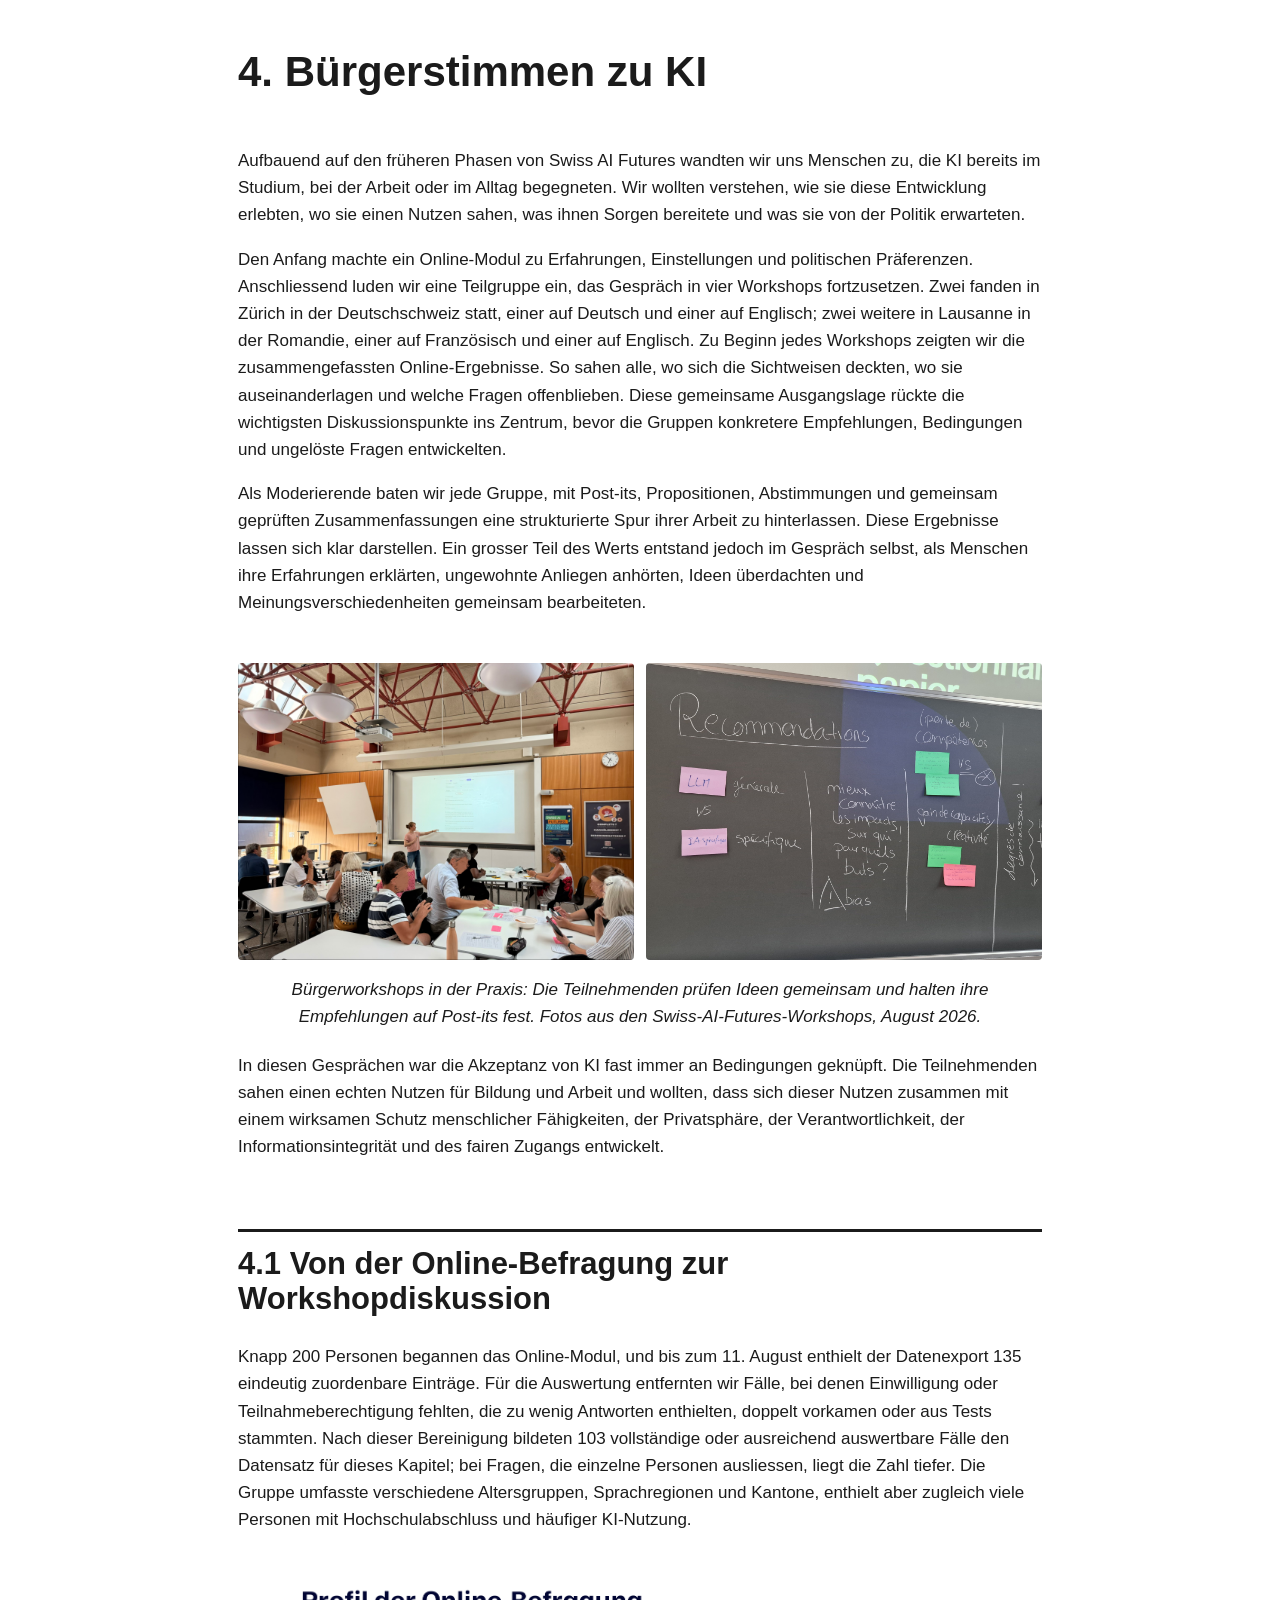
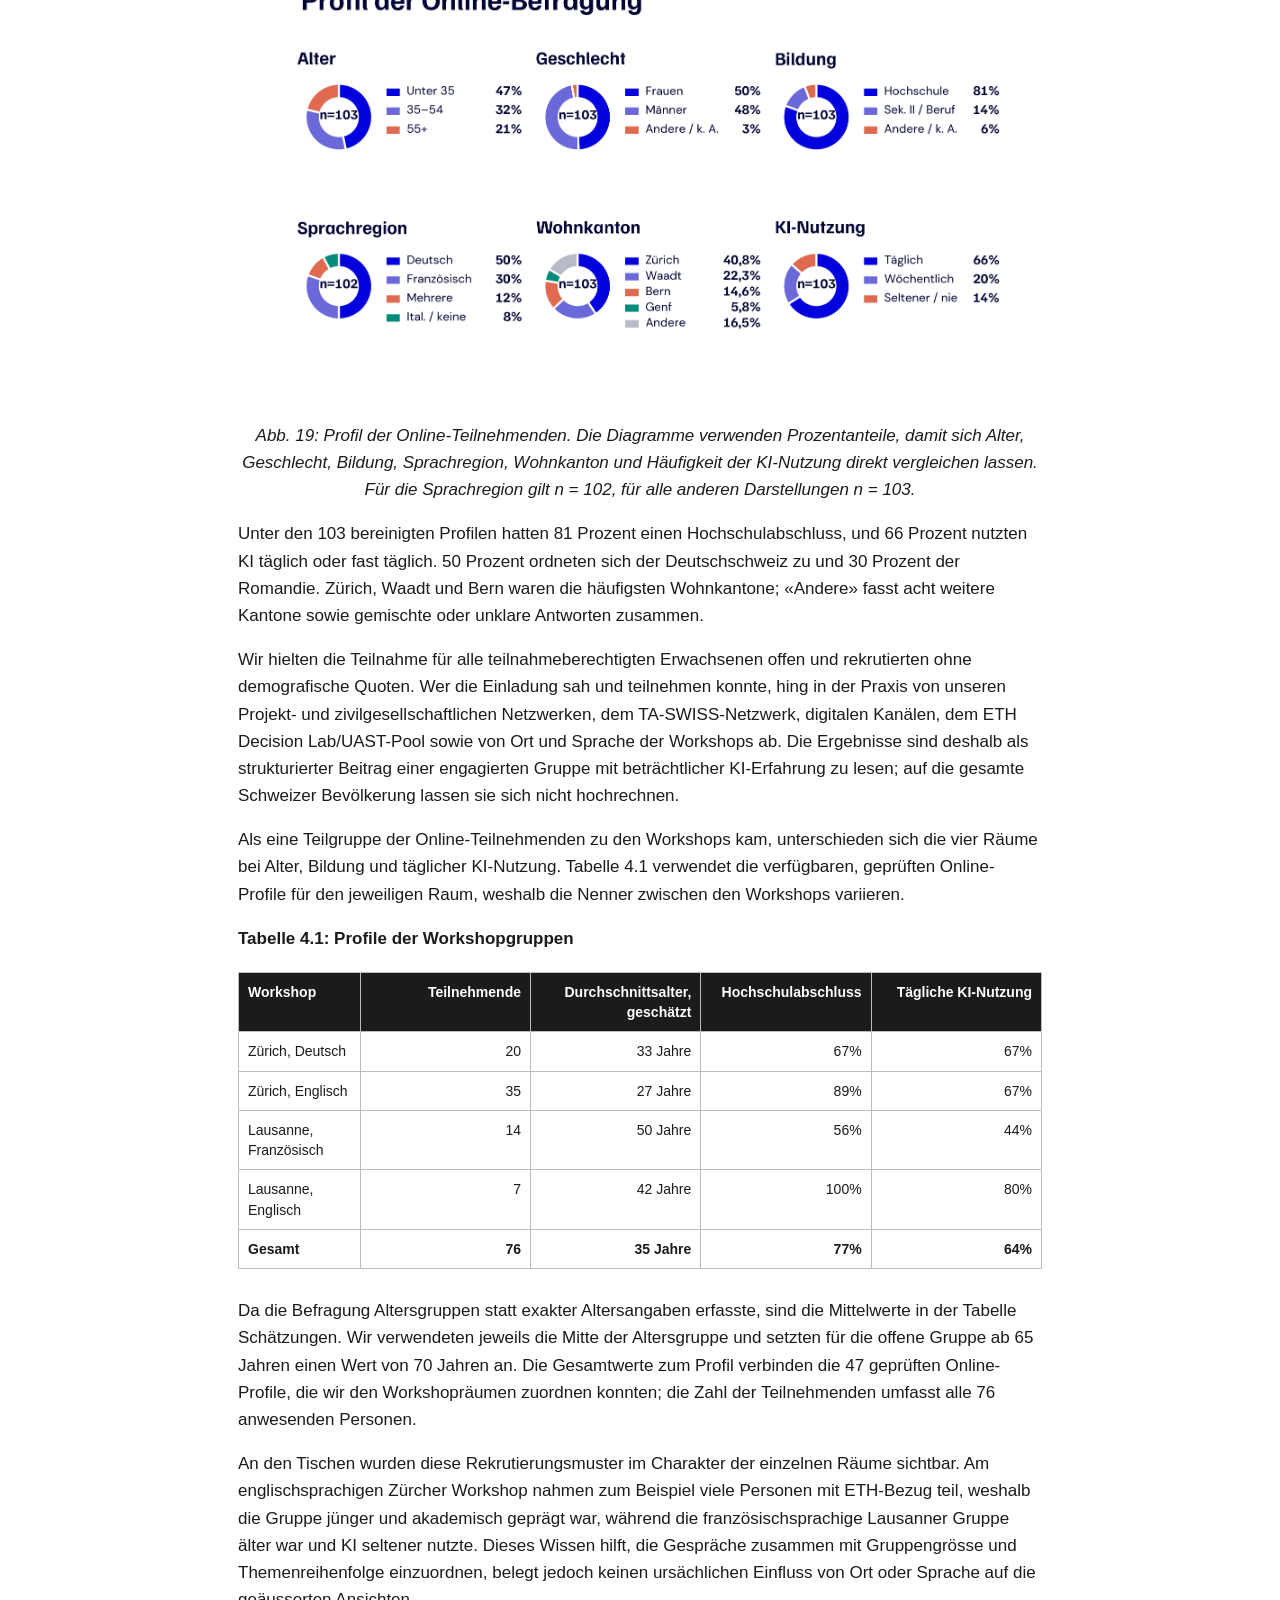
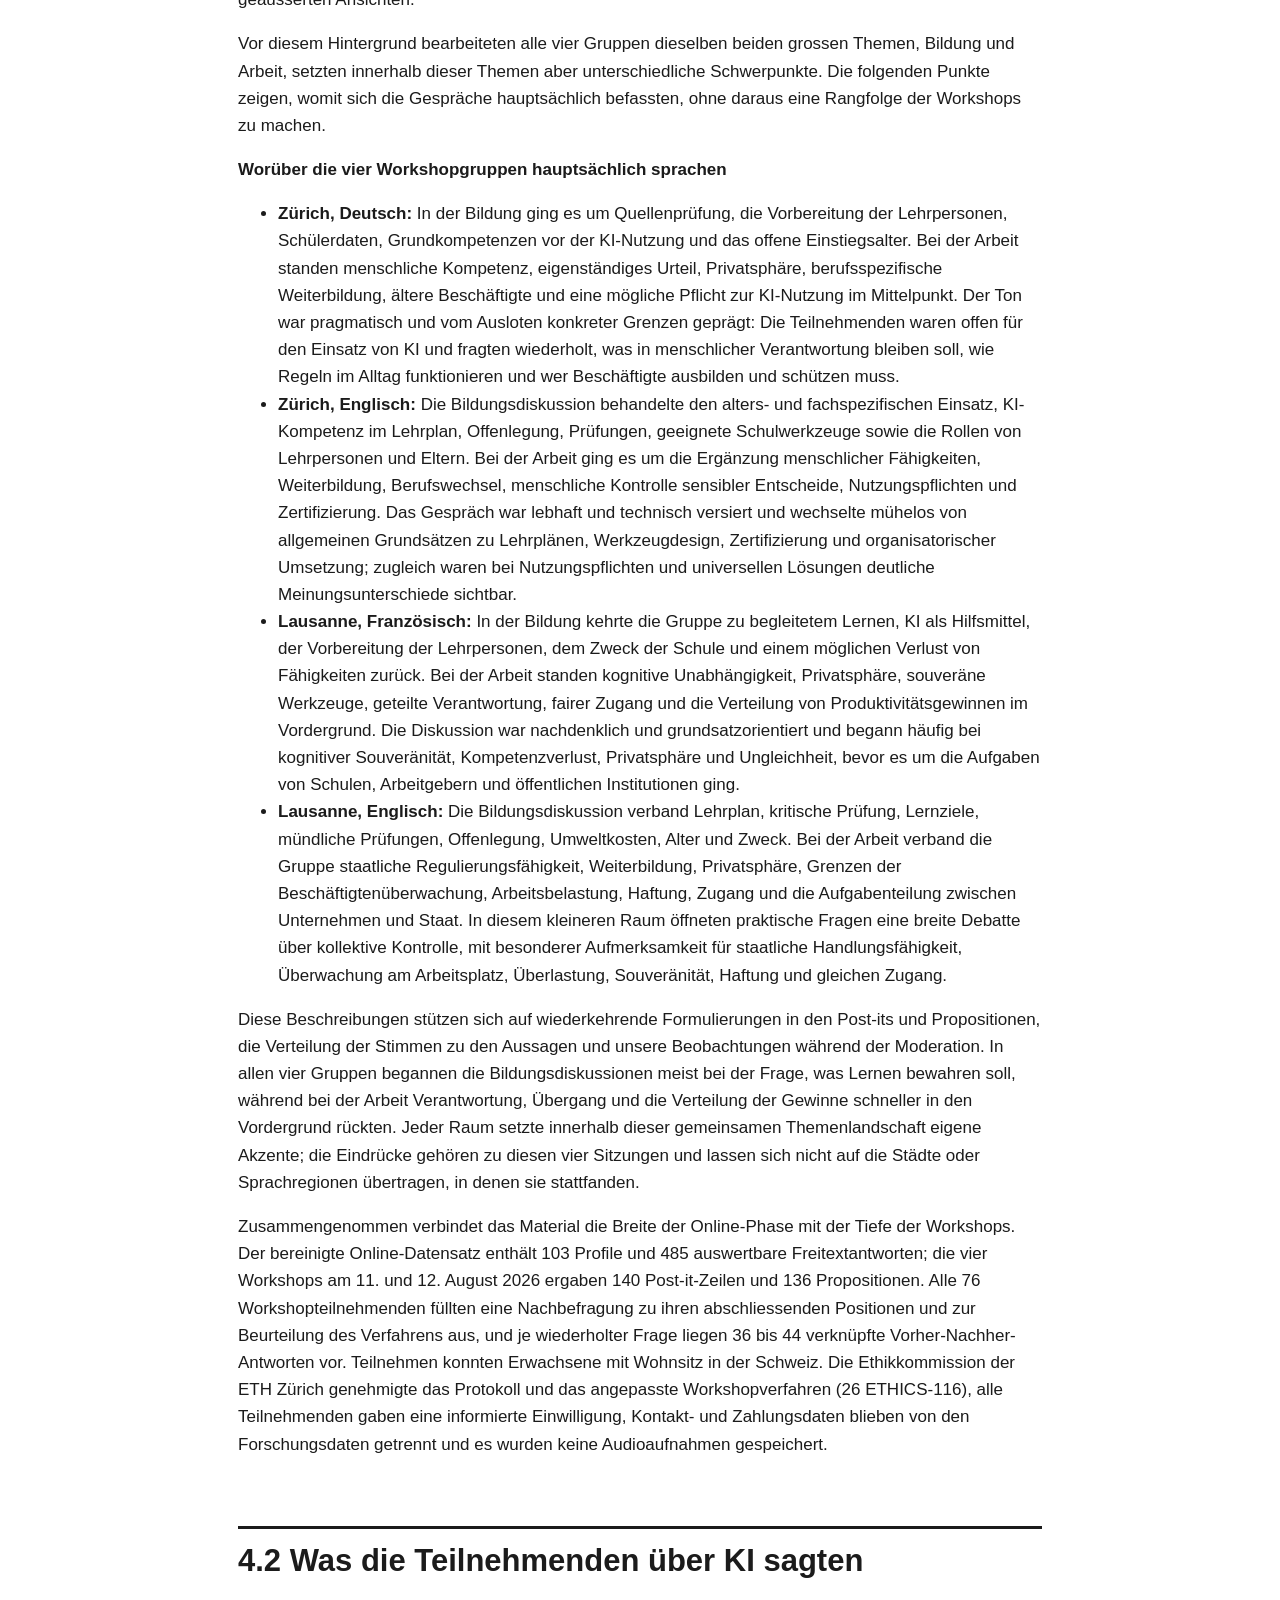
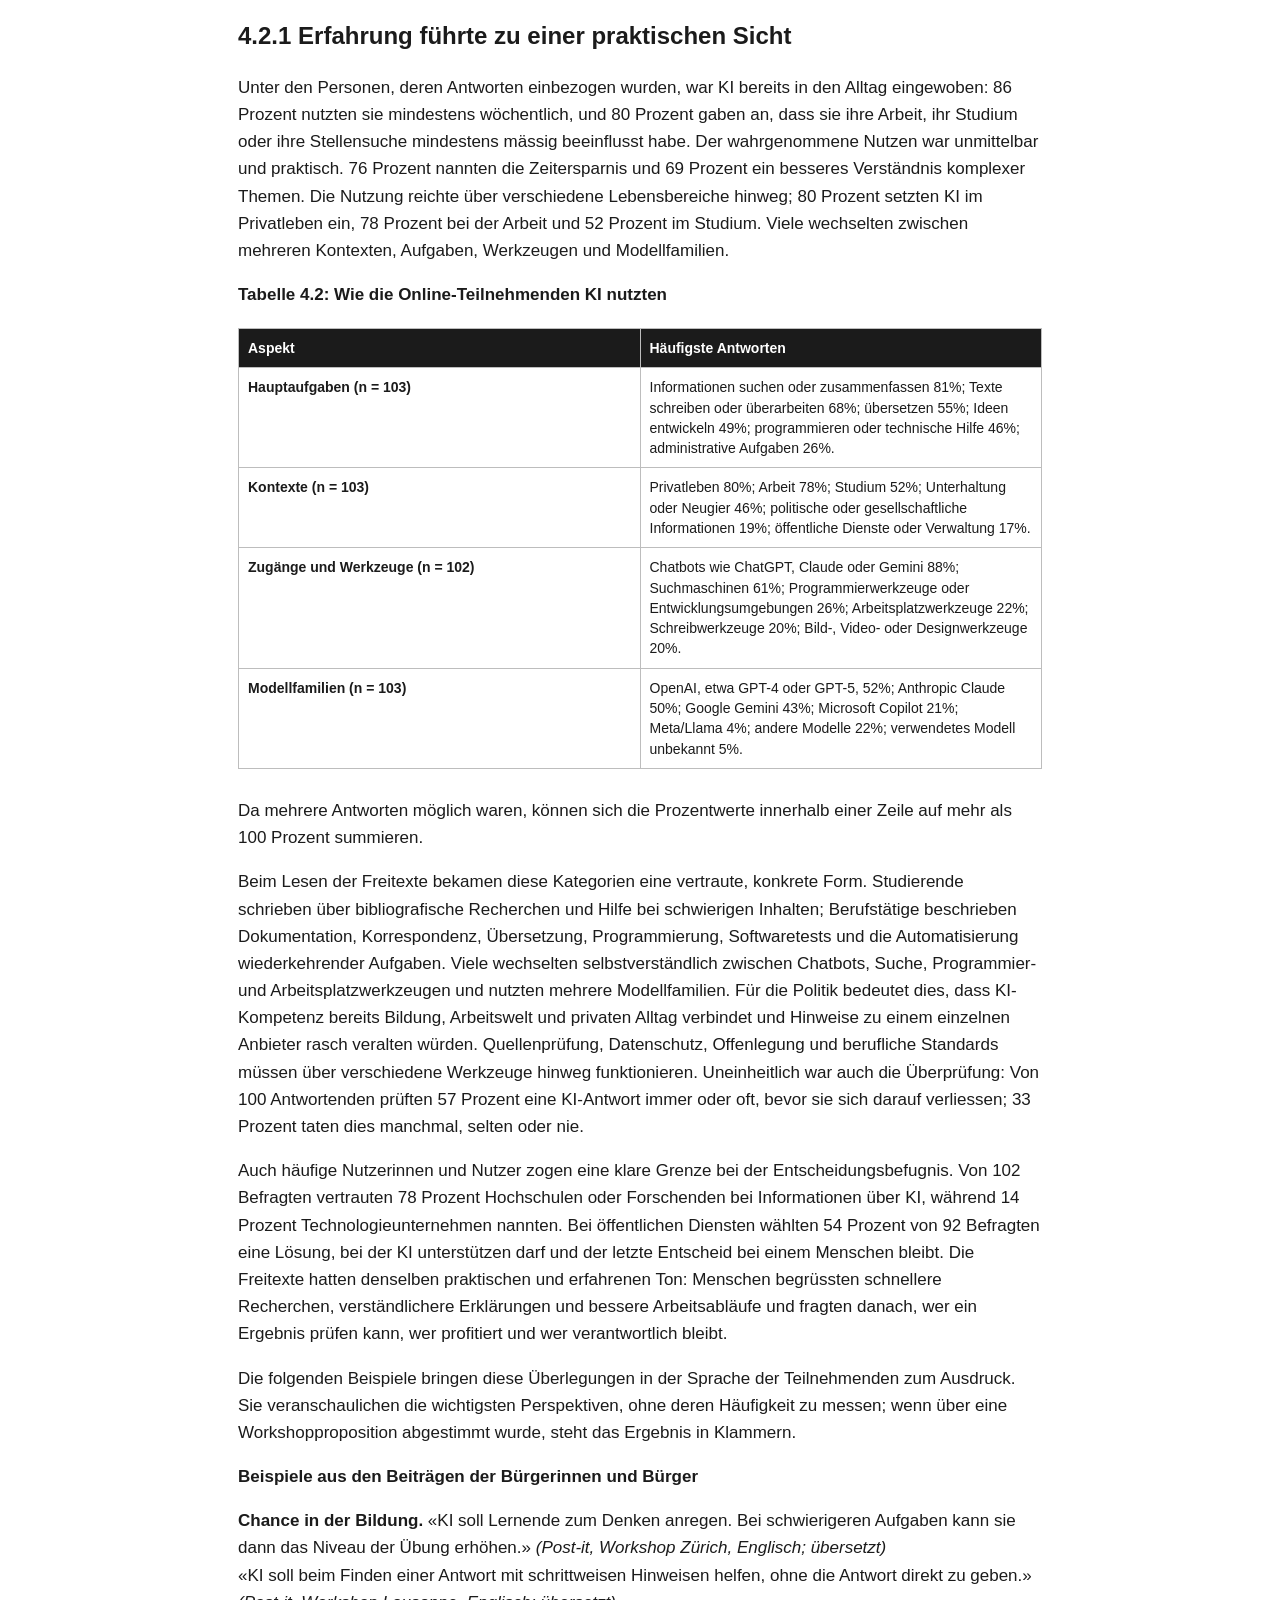
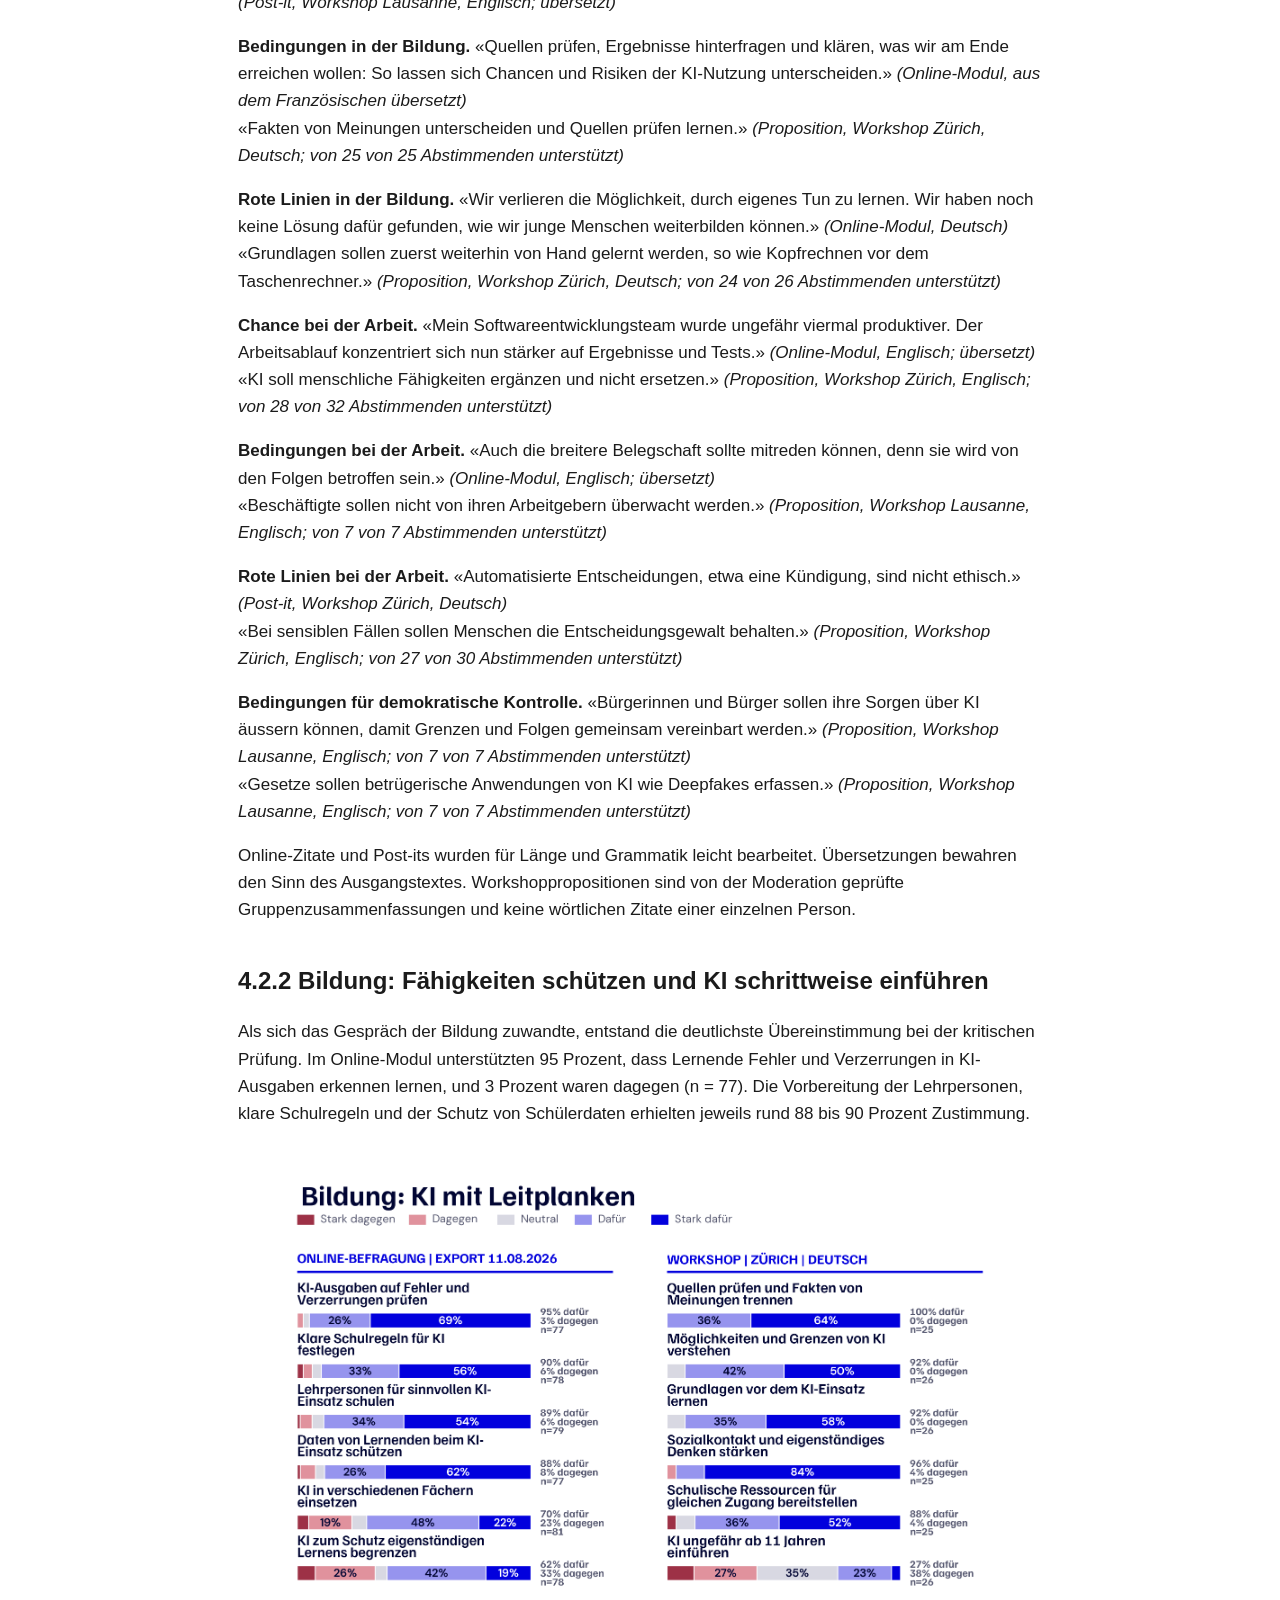
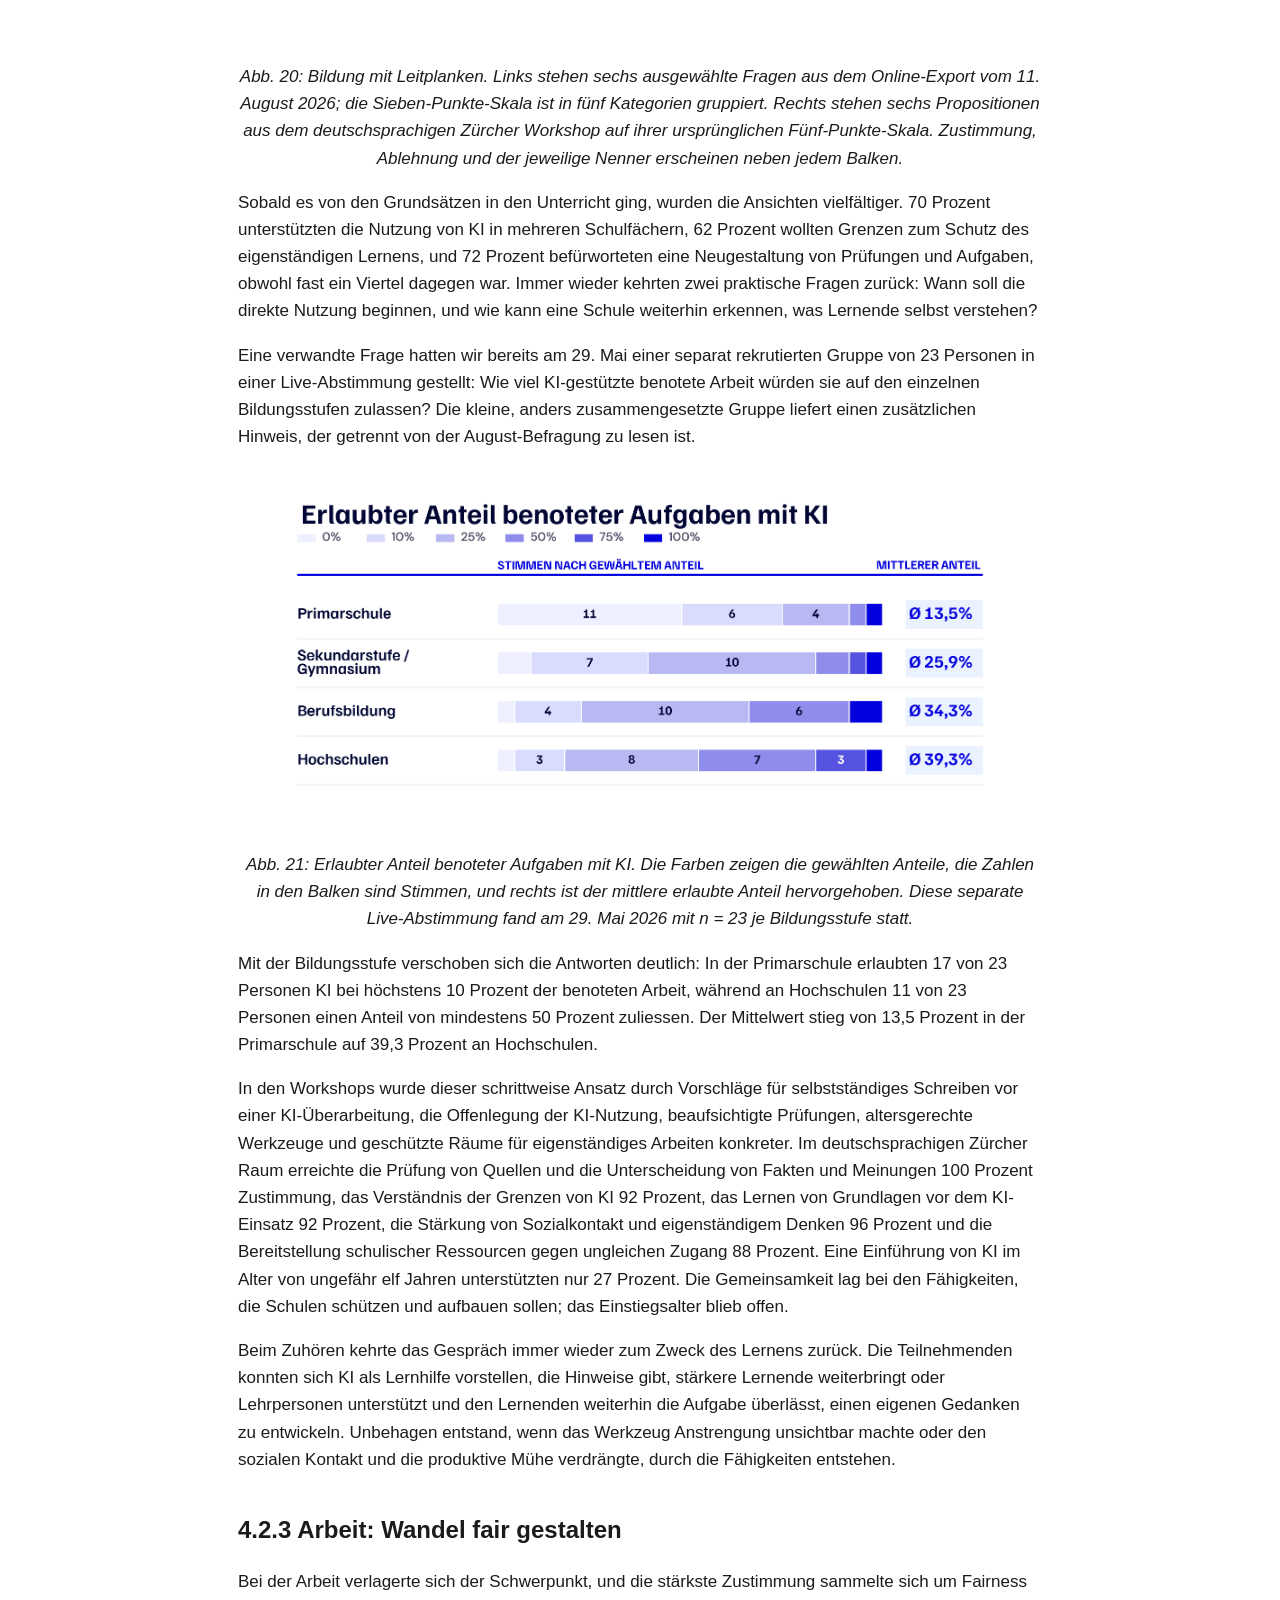
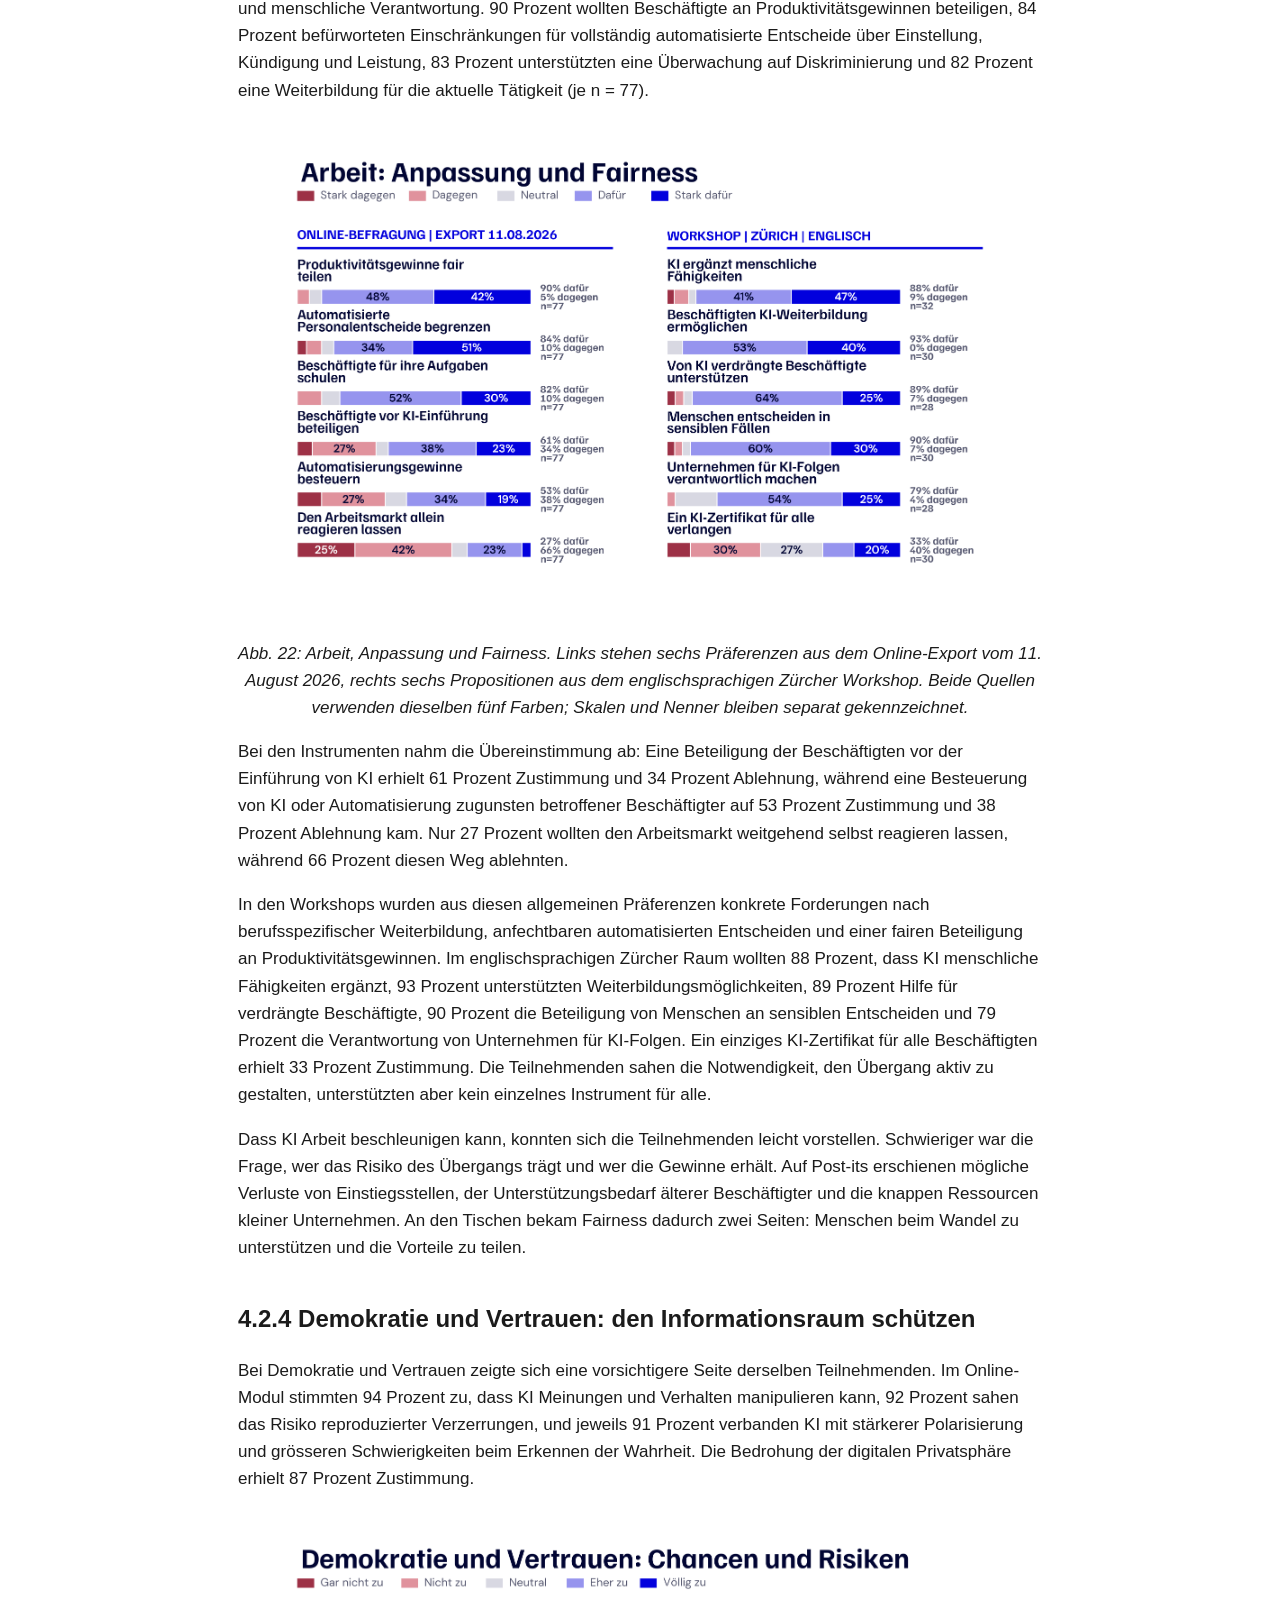
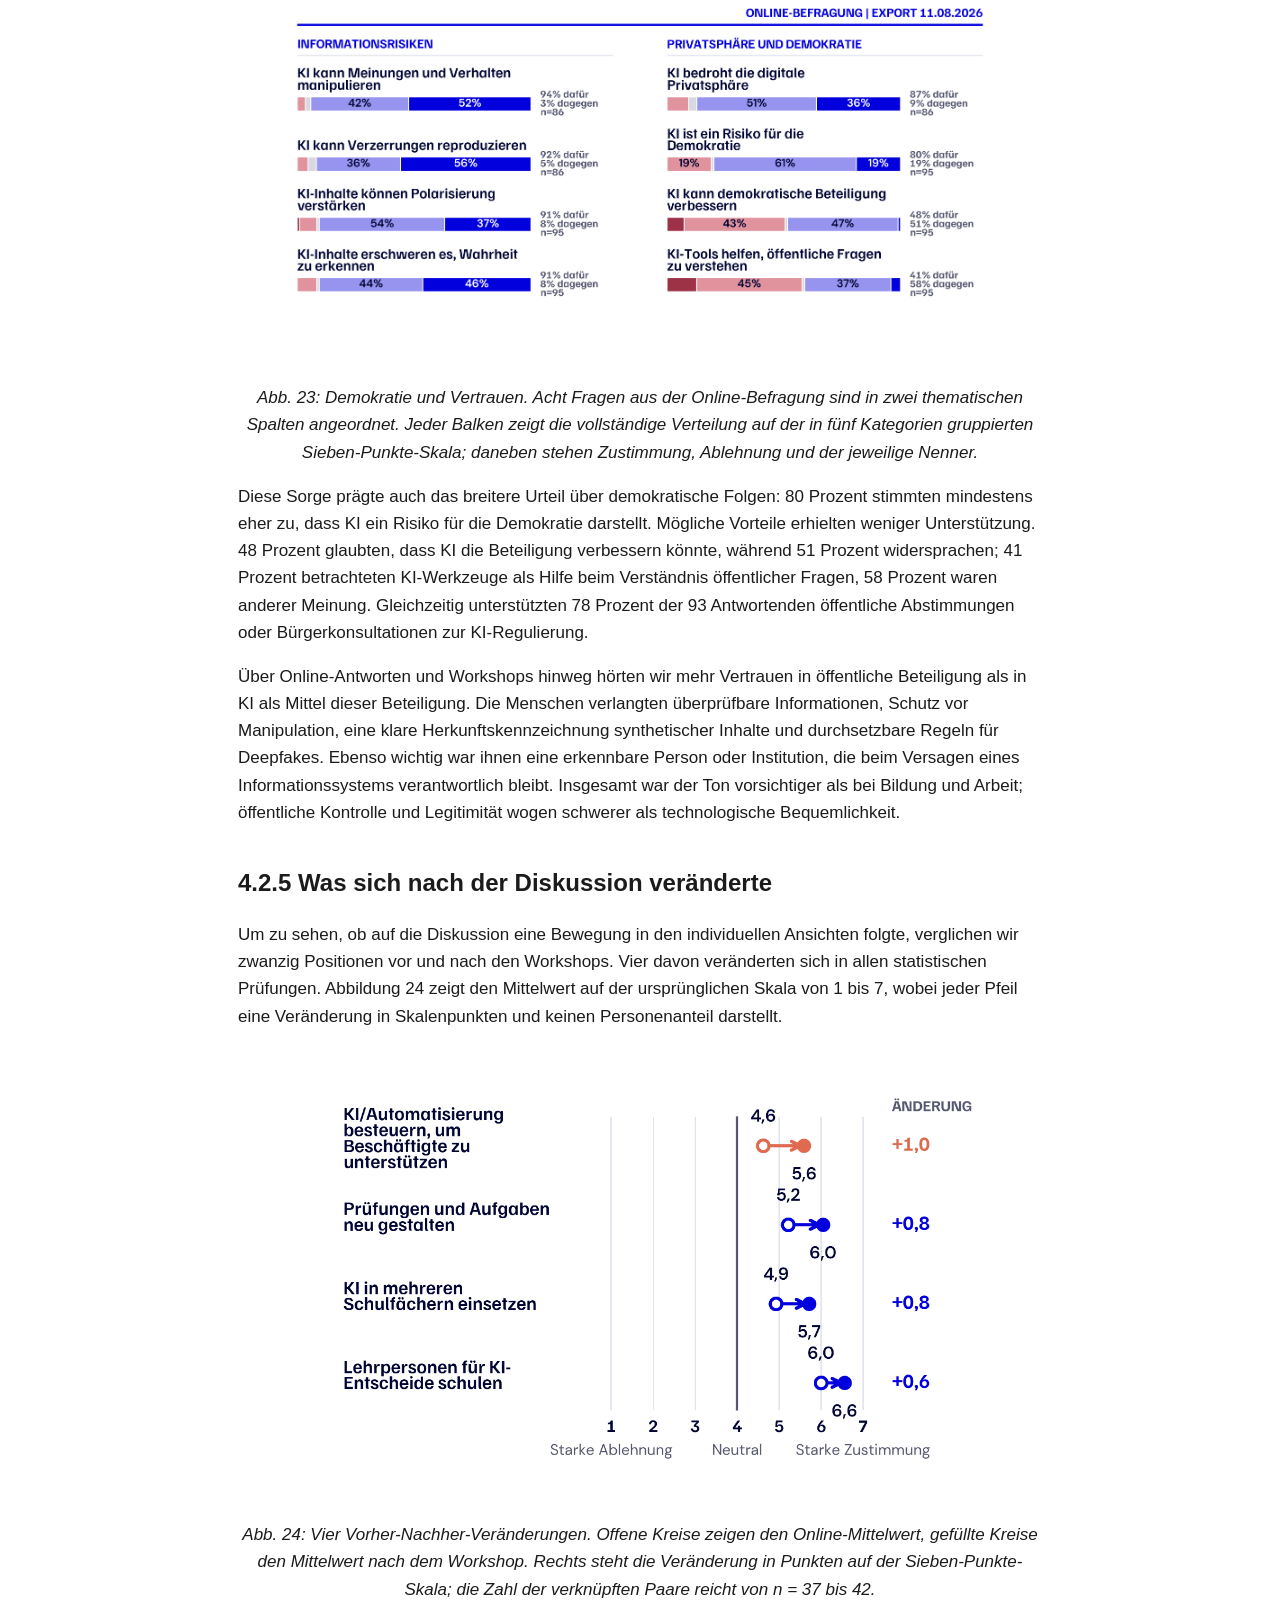
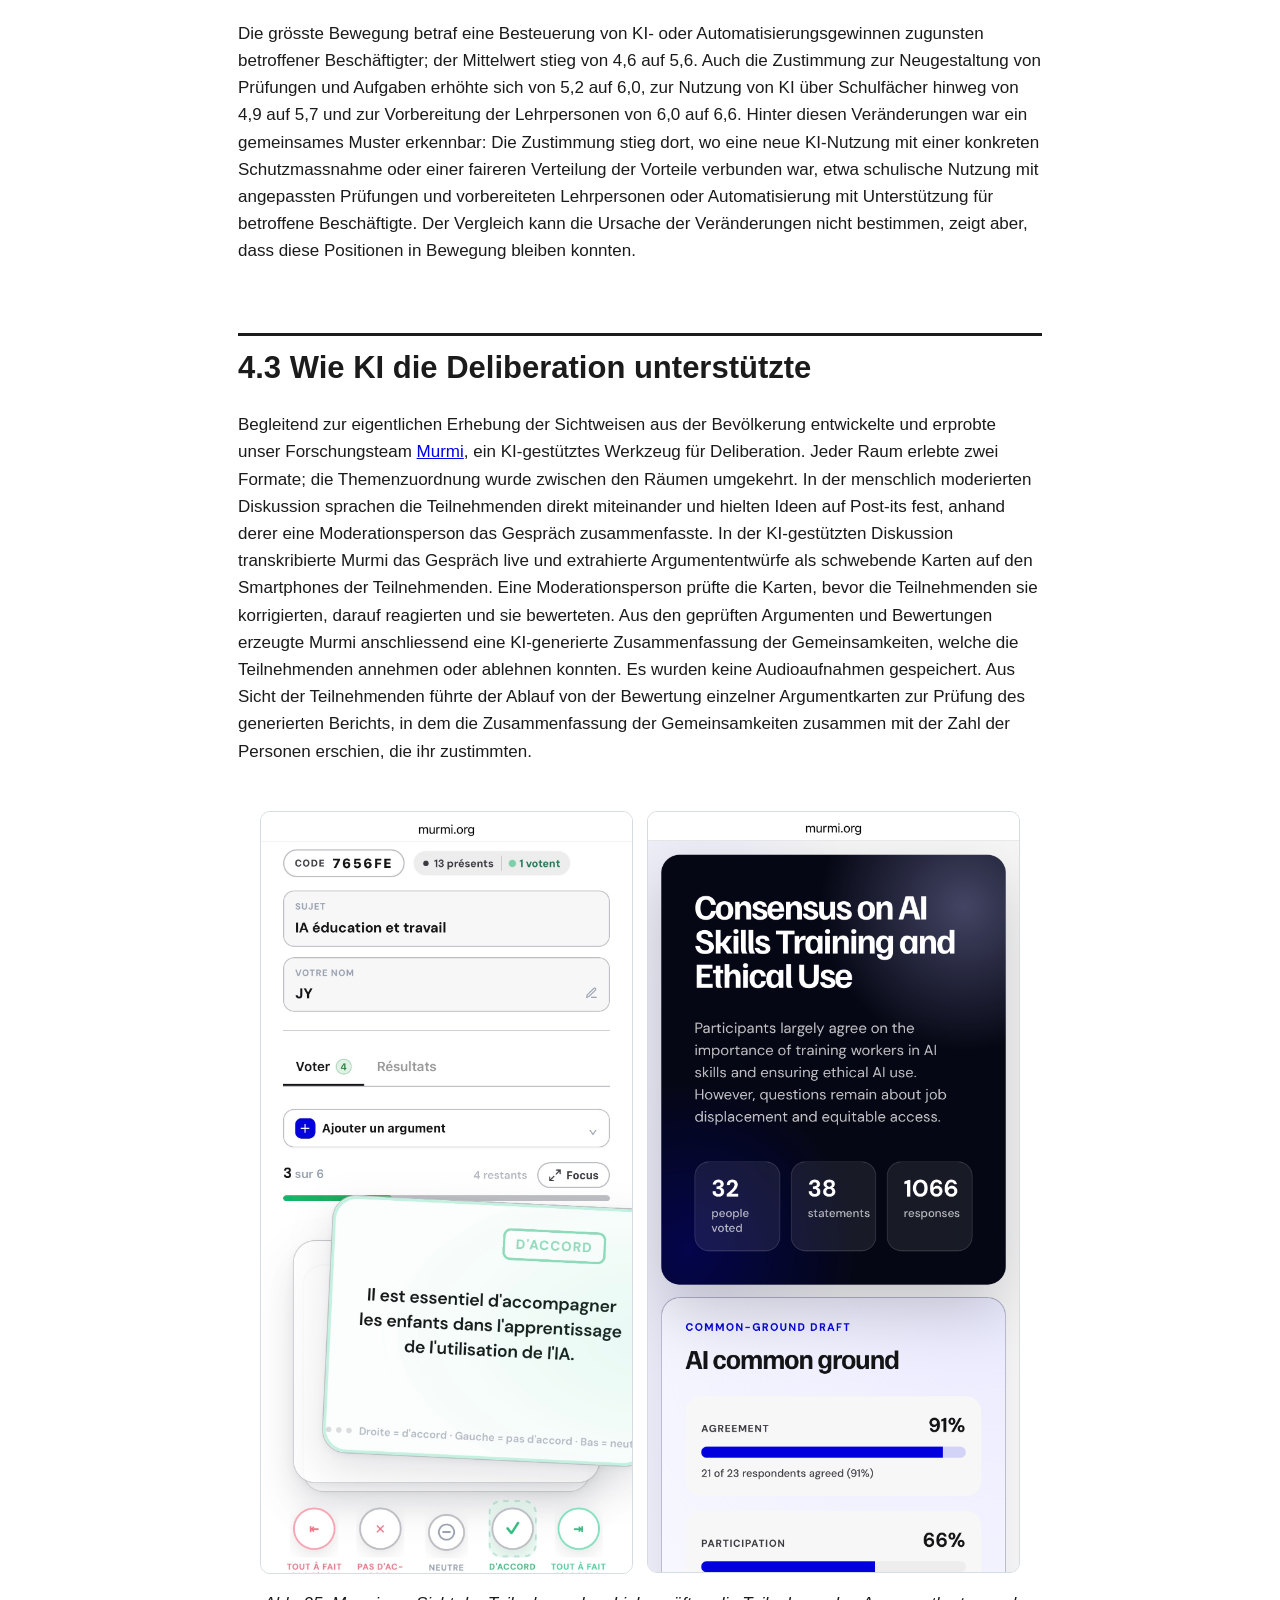
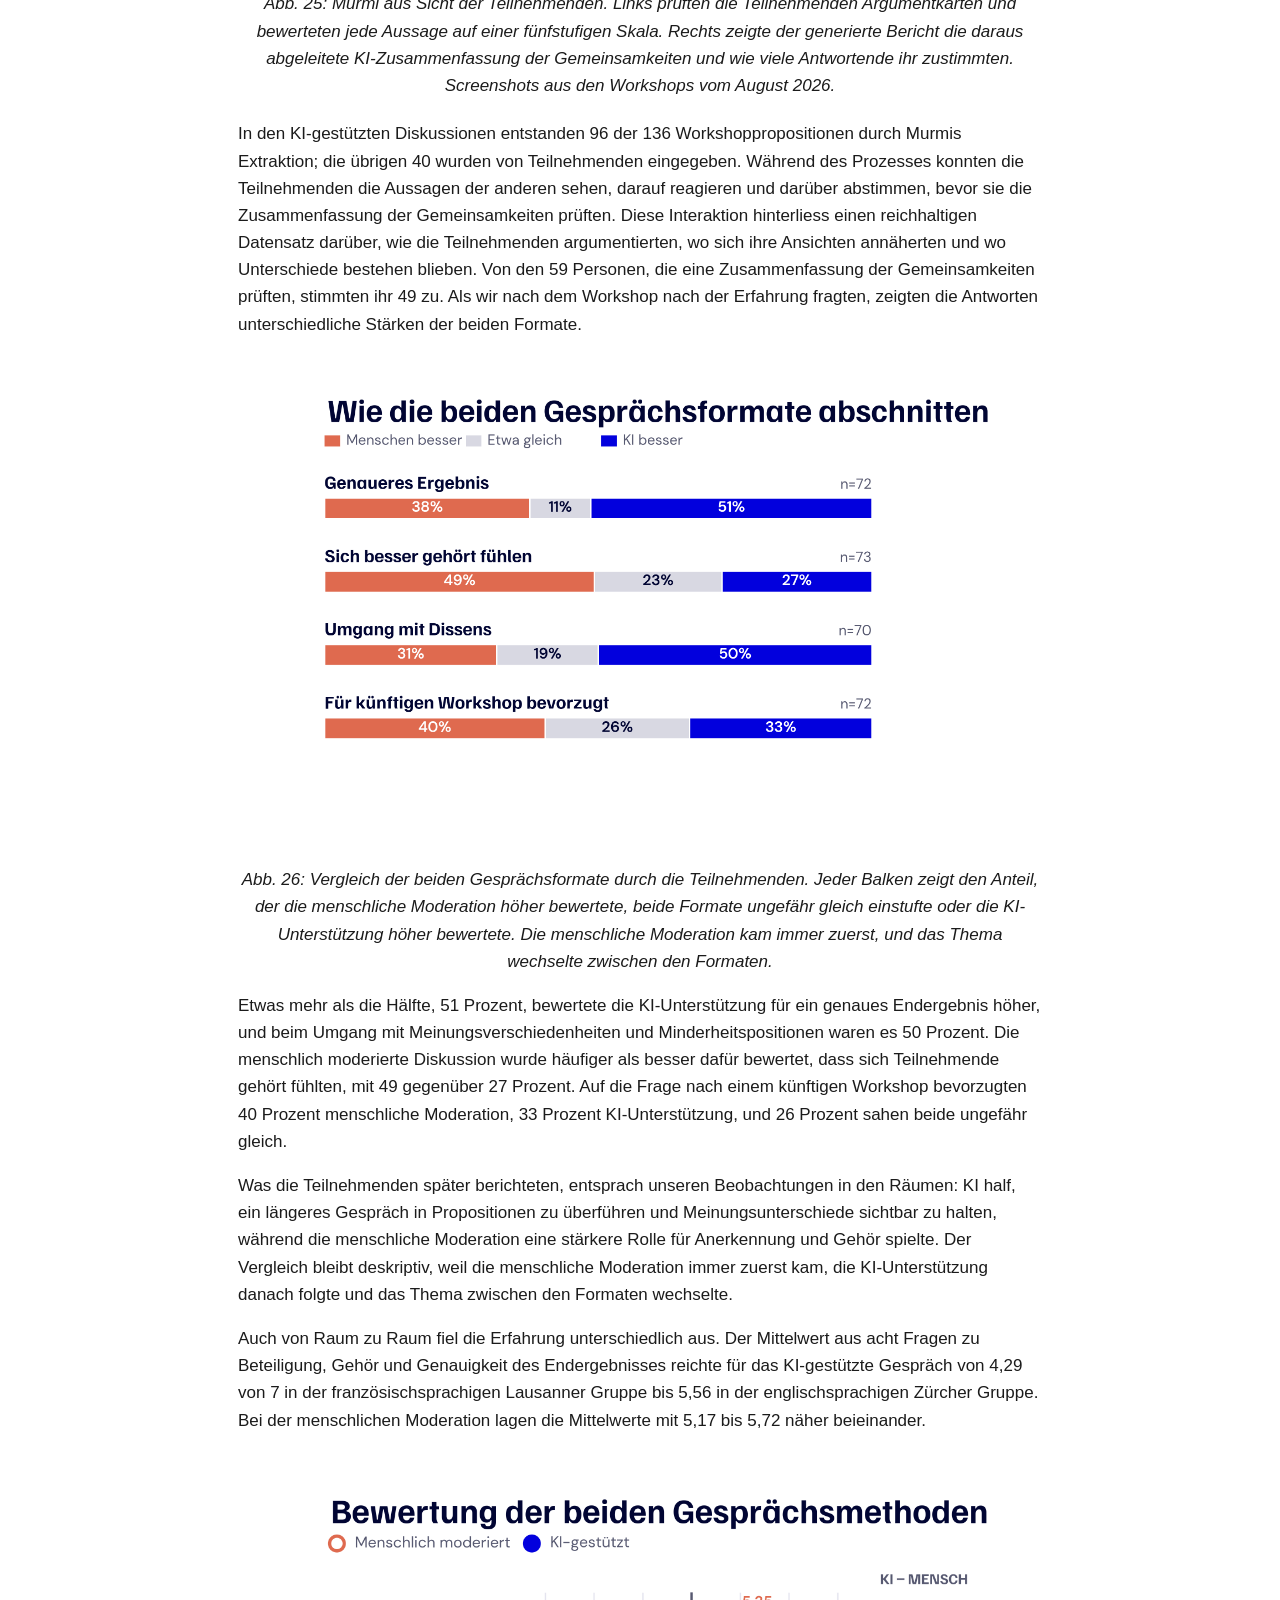
<file: chapter4-review-4b8e2d/chapter4-de-copy.html>
<!DOCTYPE html>
<html xmlns="http://www.w3.org/1999/xhtml" lang="" xml:lang="">
<head>
  <meta charset="utf-8" />
  <meta name="generator" content="pandoc" />
  <meta name="viewport" content="width=device-width, initial-scale=1.0, user-scalable=yes" />
  <title>Kapitel 4: Bürgerperspektiven auf KI</title>
  <style>
    /* Default styles provided by pandoc.
    ** See https://pandoc.org/MANUAL.html#variables-for-html for config info.
    */
    code{white-space: pre-wrap;}
    span.smallcaps{font-variant: small-caps;}
    div.columns{display: flex; gap: min(4vw, 1.5em);}
    div.column{flex: auto; overflow-x: auto;}
    div.hanging-indent{margin-left: 1.5em; text-indent: -1.5em;}
    /* The extra [class] is a hack that increases specificity enough to
       override a similar rule in reveal.js */
    ul.task-list[class]{list-style: none;}
    ul.task-list li input[type="checkbox"] {
      font-size: inherit;
      width: 0.8em;
      margin: 0 0.8em 0.2em -1.6em;
      vertical-align: middle;
    }
    .display.math{display: block; text-align: center; margin: 0.5rem auto;}
  </style>
  <link rel="stylesheet" href="copy.css" />
</head>
<body>
<h1 id="bürgerstimmen-zu-ki">4. Bürgerstimmen zu KI</h1>
<p>Aufbauend auf den früheren Phasen von Swiss AI Futures wandten wir uns Menschen zu, die KI bereits im Studium, bei der Arbeit oder im Alltag begegneten. Wir wollten verstehen, wie sie diese Entwicklung erlebten, wo sie einen Nutzen sahen, was ihnen Sorgen bereitete und was sie von der Politik erwarteten.</p>
<p>Den Anfang machte ein Online-Modul zu Erfahrungen, Einstellungen und politischen Präferenzen. Anschliessend luden wir eine Teilgruppe ein, das Gespräch in vier Workshops fortzusetzen. Zwei fanden in Zürich in der Deutschschweiz statt, einer auf Deutsch und einer auf Englisch; zwei weitere in Lausanne in der Romandie, einer auf Französisch und einer auf Englisch. Zu Beginn jedes Workshops zeigten wir die zusammengefassten Online-Ergebnisse. So sahen alle, wo sich die Sichtweisen deckten, wo sie auseinanderlagen und welche Fragen offenblieben. Diese gemeinsame Ausgangslage rückte die wichtigsten Diskussionspunkte ins Zentrum, bevor die Gruppen konkretere Empfehlungen, Bedingungen und ungelöste Fragen entwickelten.</p>
<p>Als Moderierende baten wir jede Gruppe, mit Post-its, Propositionen, Abstimmungen und gemeinsam geprüften Zusammenfassungen eine strukturierte Spur ihrer Arbeit zu hinterlassen. Diese Ergebnisse lassen sich klar darstellen. Ein grosser Teil des Werts entstand jedoch im Gespräch selbst, als Menschen ihre Erfahrungen erklärten, ungewohnte Anliegen anhörten, Ideen überdachten und Meinungsverschiedenheiten gemeinsam bearbeiteten.</p>
<div style="display:grid;grid-template-columns:repeat(2,minmax(0,1fr));gap:12px;margin:1.25em 0 0.45em;">
<img src="figures/opening-photo-workshop.jpg" alt="Moderation während eines Bürgerworkshops mit Teilnehmenden an Gruppentischen" style="display:block;width:100%;aspect-ratio:4/3;object-fit:cover;border-radius:4px;"><img src="figures/opening-photo-sticky-notes.jpg" alt="Empfehlungen der Teilnehmenden auf Post-its während eines Workshops" style="display:block;width:100%;aspect-ratio:4/3;object-fit:cover;border-radius:4px;">
</div>
<p style="margin:0 0 1.25em;text-align:center;">
<em>Bürgerworkshops in der Praxis: Die Teilnehmenden prüfen Ideen gemeinsam und halten ihre Empfehlungen auf Post-its fest. Fotos aus den Swiss-AI-Futures-Workshops, August 2026.</em>
</p>
<p>In diesen Gesprächen war die Akzeptanz von KI fast immer an Bedingungen geknüpft. Die Teilnehmenden sahen einen echten Nutzen für Bildung und Arbeit und wollten, dass sich dieser Nutzen zusammen mit einem wirksamen Schutz menschlicher Fähigkeiten, der Privatsphäre, der Verantwortlichkeit, der Informationsintegrität und des fairen Zugangs entwickelt.</p>
<h2 id="von-der-online-befragung-zur-workshopdiskussion">4.1 Von der Online-Befragung zur Workshopdiskussion</h2>
<p>Knapp 200 Personen begannen das Online-Modul, und bis zum 11. August enthielt der Datenexport 135 eindeutig zuordenbare Einträge. Für die Auswertung entfernten wir Fälle, bei denen Einwilligung oder Teilnahmeberechtigung fehlten, die zu wenig Antworten enthielten, doppelt vorkamen oder aus Tests stammten. Nach dieser Bereinigung bildeten 103 vollständige oder ausreichend auswertbare Fälle den Datensatz für dieses Kapitel; bei Fragen, die einzelne Personen ausliessen, liegt die Zahl tiefer. Die Gruppe umfasste verschiedene Altersgruppen, Sprachregionen und Kantone, enthielt aber zugleich viele Personen mit Hochschulabschluss und häufiger KI-Nutzung.</p>
<p align="center">
<img src="figures/figure-19-online-survey-profile-de.png" alt="Sechs Ringdiagramme zum Profil der Online-Teilnehmenden" width="100%">
</p>
<p align="center">
<em>Abb. 19: Profil der Online-Teilnehmenden. Die Diagramme verwenden Prozentanteile, damit sich Alter, Geschlecht, Bildung, Sprachregion, Wohnkanton und Häufigkeit der KI-Nutzung direkt vergleichen lassen. Für die Sprachregion gilt n = 102, für alle anderen Darstellungen n = 103.</em>
</p>
<p>Unter den 103 bereinigten Profilen hatten 81 Prozent einen Hochschulabschluss, und 66 Prozent nutzten KI täglich oder fast täglich. 50 Prozent ordneten sich der Deutschschweiz zu und 30 Prozent der Romandie. Zürich, Waadt und Bern waren die häufigsten Wohnkantone; «Andere» fasst acht weitere Kantone sowie gemischte oder unklare Antworten zusammen.</p>
<p>Wir hielten die Teilnahme für alle teilnahmeberechtigten Erwachsenen offen und rekrutierten ohne demografische Quoten. Wer die Einladung sah und teilnehmen konnte, hing in der Praxis von unseren Projekt- und zivilgesellschaftlichen Netzwerken, dem TA-SWISS-Netzwerk, digitalen Kanälen, dem ETH Decision Lab/UAST-Pool sowie von Ort und Sprache der Workshops ab. Die Ergebnisse sind deshalb als strukturierter Beitrag einer engagierten Gruppe mit beträchtlicher KI-Erfahrung zu lesen; auf die gesamte Schweizer Bevölkerung lassen sie sich nicht hochrechnen.</p>
<p>Als eine Teilgruppe der Online-Teilnehmenden zu den Workshops kam, unterschieden sich die vier Räume bei Alter, Bildung und täglicher KI-Nutzung. Tabelle 4.1 verwendet die verfügbaren, geprüften Online-Profile für den jeweiligen Raum, weshalb die Nenner zwischen den Workshops variieren.</p>
<p><strong>Tabelle 4.1: Profile der Workshopgruppen</strong></p>
<table>
<colgroup>
<col style="width: 15%" />
<col style="width: 21%" />
<col style="width: 21%" />
<col style="width: 21%" />
<col style="width: 21%" />
</colgroup>
<thead>
<tr>
<th>Workshop</th>
<th style="text-align: right;">Teilnehmende</th>
<th style="text-align: right;">Durchschnittsalter, geschätzt</th>
<th style="text-align: right;">Hochschulabschluss</th>
<th style="text-align: right;">Tägliche KI-Nutzung</th>
</tr>
</thead>
<tbody>
<tr>
<td>Zürich, Deutsch</td>
<td style="text-align: right;">20</td>
<td style="text-align: right;">33 Jahre</td>
<td style="text-align: right;">67%</td>
<td style="text-align: right;">67%</td>
</tr>
<tr>
<td>Zürich, Englisch</td>
<td style="text-align: right;">35</td>
<td style="text-align: right;">27 Jahre</td>
<td style="text-align: right;">89%</td>
<td style="text-align: right;">67%</td>
</tr>
<tr>
<td>Lausanne, Französisch</td>
<td style="text-align: right;">14</td>
<td style="text-align: right;">50 Jahre</td>
<td style="text-align: right;">56%</td>
<td style="text-align: right;">44%</td>
</tr>
<tr>
<td>Lausanne, Englisch</td>
<td style="text-align: right;">7</td>
<td style="text-align: right;">42 Jahre</td>
<td style="text-align: right;">100%</td>
<td style="text-align: right;">80%</td>
</tr>
<tr>
<td><strong>Gesamt</strong></td>
<td style="text-align: right;"><strong>76</strong></td>
<td style="text-align: right;"><strong>35 Jahre</strong></td>
<td style="text-align: right;"><strong>77%</strong></td>
<td style="text-align: right;"><strong>64%</strong></td>
</tr>
</tbody>
</table>
<p>Da die Befragung Altersgruppen statt exakter Altersangaben erfasste, sind die Mittelwerte in der Tabelle Schätzungen. Wir verwendeten jeweils die Mitte der Altersgruppe und setzten für die offene Gruppe ab 65 Jahren einen Wert von 70 Jahren an. Die Gesamtwerte zum Profil verbinden die 47 geprüften Online-Profile, die wir den Workshopräumen zuordnen konnten; die Zahl der Teilnehmenden umfasst alle 76 anwesenden Personen.</p>
<p>An den Tischen wurden diese Rekrutierungsmuster im Charakter der einzelnen Räume sichtbar. Am englischsprachigen Zürcher Workshop nahmen zum Beispiel viele Personen mit ETH-Bezug teil, weshalb die Gruppe jünger und akademisch geprägt war, während die französischsprachige Lausanner Gruppe älter war und KI seltener nutzte. Dieses Wissen hilft, die Gespräche zusammen mit Gruppengrösse und Themenreihenfolge einzuordnen, belegt jedoch keinen ursächlichen Einfluss von Ort oder Sprache auf die geäusserten Ansichten.</p>
<p>Vor diesem Hintergrund bearbeiteten alle vier Gruppen dieselben beiden grossen Themen, Bildung und Arbeit, setzten innerhalb dieser Themen aber unterschiedliche Schwerpunkte. Die folgenden Punkte zeigen, womit sich die Gespräche hauptsächlich befassten, ohne daraus eine Rangfolge der Workshops zu machen.</p>
<p><strong>Worüber die vier Workshopgruppen hauptsächlich sprachen</strong></p>
<ul>
<li><strong>Zürich, Deutsch:</strong> In der Bildung ging es um Quellenprüfung, die Vorbereitung der Lehrpersonen, Schülerdaten, Grundkompetenzen vor der KI-Nutzung und das offene Einstiegsalter. Bei der Arbeit standen menschliche Kompetenz, eigenständiges Urteil, Privatsphäre, berufsspezifische Weiterbildung, ältere Beschäftigte und eine mögliche Pflicht zur KI-Nutzung im Mittelpunkt. Der Ton war pragmatisch und vom Ausloten konkreter Grenzen geprägt: Die Teilnehmenden waren offen für den Einsatz von KI und fragten wiederholt, was in menschlicher Verantwortung bleiben soll, wie Regeln im Alltag funktionieren und wer Beschäftigte ausbilden und schützen muss.</li>
<li><strong>Zürich, Englisch:</strong> Die Bildungsdiskussion behandelte den alters- und fachspezifischen Einsatz, KI-Kompetenz im Lehrplan, Offenlegung, Prüfungen, geeignete Schulwerkzeuge sowie die Rollen von Lehrpersonen und Eltern. Bei der Arbeit ging es um die Ergänzung menschlicher Fähigkeiten, Weiterbildung, Berufswechsel, menschliche Kontrolle sensibler Entscheide, Nutzungspflichten und Zertifizierung. Das Gespräch war lebhaft und technisch versiert und wechselte mühelos von allgemeinen Grundsätzen zu Lehrplänen, Werkzeugdesign, Zertifizierung und organisatorischer Umsetzung; zugleich waren bei Nutzungspflichten und universellen Lösungen deutliche Meinungsunterschiede sichtbar.</li>
<li><strong>Lausanne, Französisch:</strong> In der Bildung kehrte die Gruppe zu begleitetem Lernen, KI als Hilfsmittel, der Vorbereitung der Lehrpersonen, dem Zweck der Schule und einem möglichen Verlust von Fähigkeiten zurück. Bei der Arbeit standen kognitive Unabhängigkeit, Privatsphäre, souveräne Werkzeuge, geteilte Verantwortung, fairer Zugang und die Verteilung von Produktivitätsgewinnen im Vordergrund. Die Diskussion war nachdenklich und grundsatzorientiert und begann häufig bei kognitiver Souveränität, Kompetenzverlust, Privatsphäre und Ungleichheit, bevor es um die Aufgaben von Schulen, Arbeitgebern und öffentlichen Institutionen ging.</li>
<li><strong>Lausanne, Englisch:</strong> Die Bildungsdiskussion verband Lehrplan, kritische Prüfung, Lernziele, mündliche Prüfungen, Offenlegung, Umweltkosten, Alter und Zweck. Bei der Arbeit verband die Gruppe staatliche Regulierungsfähigkeit, Weiterbildung, Privatsphäre, Grenzen der Beschäftigtenüberwachung, Arbeitsbelastung, Haftung, Zugang und die Aufgabenteilung zwischen Unternehmen und Staat. In diesem kleineren Raum öffneten praktische Fragen eine breite Debatte über kollektive Kontrolle, mit besonderer Aufmerksamkeit für staatliche Handlungsfähigkeit, Überwachung am Arbeitsplatz, Überlastung, Souveränität, Haftung und gleichen Zugang.</li>
</ul>
<p>Diese Beschreibungen stützen sich auf wiederkehrende Formulierungen in den Post-its und Propositionen, die Verteilung der Stimmen zu den Aussagen und unsere Beobachtungen während der Moderation. In allen vier Gruppen begannen die Bildungsdiskussionen meist bei der Frage, was Lernen bewahren soll, während bei der Arbeit Verantwortung, Übergang und die Verteilung der Gewinne schneller in den Vordergrund rückten. Jeder Raum setzte innerhalb dieser gemeinsamen Themenlandschaft eigene Akzente; die Eindrücke gehören zu diesen vier Sitzungen und lassen sich nicht auf die Städte oder Sprachregionen übertragen, in denen sie stattfanden.</p>
<p>Zusammengenommen verbindet das Material die Breite der Online-Phase mit der Tiefe der Workshops. Der bereinigte Online-Datensatz enthält 103 Profile und 485 auswertbare Freitextantworten; die vier Workshops am 11. und 12. August 2026 ergaben 140 Post-it-Zeilen und 136 Propositionen. Alle 76 Workshopteilnehmenden füllten eine Nachbefragung zu ihren abschliessenden Positionen und zur Beurteilung des Verfahrens aus, und je wiederholter Frage liegen 36 bis 44 verknüpfte Vorher-Nachher-Antworten vor. Teilnehmen konnten Erwachsene mit Wohnsitz in der Schweiz. Die Ethikkommission der ETH Zürich genehmigte das Protokoll und das angepasste Workshopverfahren (26 ETHICS-116), alle Teilnehmenden gaben eine informierte Einwilligung, Kontakt- und Zahlungsdaten blieben von den Forschungsdaten getrennt und es wurden keine Audioaufnahmen gespeichert.</p>
<h2 id="was-die-teilnehmenden-über-ki-sagten">4.2 Was die Teilnehmenden über KI sagten</h2>
<h3 id="erfahrung-führte-zu-einer-praktischen-sicht">4.2.1 Erfahrung führte zu einer praktischen Sicht</h3>
<p>Unter den Personen, deren Antworten einbezogen wurden, war KI bereits in den Alltag eingewoben: 86 Prozent nutzten sie mindestens wöchentlich, und 80 Prozent gaben an, dass sie ihre Arbeit, ihr Studium oder ihre Stellensuche mindestens mässig beeinflusst habe. Der wahrgenommene Nutzen war unmittelbar und praktisch. 76 Prozent nannten die Zeitersparnis und 69 Prozent ein besseres Verständnis komplexer Themen. Die Nutzung reichte über verschiedene Lebensbereiche hinweg; 80 Prozent setzten KI im Privatleben ein, 78 Prozent bei der Arbeit und 52 Prozent im Studium. Viele wechselten zwischen mehreren Kontexten, Aufgaben, Werkzeugen und Modellfamilien.</p>
<p><strong>Tabelle 4.2: Wie die Online-Teilnehmenden KI nutzten</strong></p>
<table>
<colgroup>
<col style="width: 50%" />
<col style="width: 50%" />
</colgroup>
<thead>
<tr>
<th>Aspekt</th>
<th>Häufigste Antworten</th>
</tr>
</thead>
<tbody>
<tr>
<td><strong>Hauptaufgaben (n = 103)</strong></td>
<td>Informationen suchen oder zusammenfassen 81%; Texte schreiben oder überarbeiten 68%; übersetzen 55%; Ideen entwickeln 49%; programmieren oder technische Hilfe 46%; administrative Aufgaben 26%.</td>
</tr>
<tr>
<td><strong>Kontexte (n = 103)</strong></td>
<td>Privatleben 80%; Arbeit 78%; Studium 52%; Unterhaltung oder Neugier 46%; politische oder gesellschaftliche Informationen 19%; öffentliche Dienste oder Verwaltung 17%.</td>
</tr>
<tr>
<td><strong>Zugänge und Werkzeuge (n = 102)</strong></td>
<td>Chatbots wie ChatGPT, Claude oder Gemini 88%; Suchmaschinen 61%; Programmierwerkzeuge oder Entwicklungsumgebungen 26%; Arbeitsplatzwerkzeuge 22%; Schreibwerkzeuge 20%; Bild-, Video- oder Designwerkzeuge 20%.</td>
</tr>
<tr>
<td><strong>Modellfamilien (n = 103)</strong></td>
<td>OpenAI, etwa GPT-4 oder GPT-5, 52%; Anthropic Claude 50%; Google Gemini 43%; Microsoft Copilot 21%; Meta/Llama 4%; andere Modelle 22%; verwendetes Modell unbekannt 5%.</td>
</tr>
</tbody>
</table>
<p>Da mehrere Antworten möglich waren, können sich die Prozentwerte innerhalb einer Zeile auf mehr als 100 Prozent summieren.</p>
<p>Beim Lesen der Freitexte bekamen diese Kategorien eine vertraute, konkrete Form. Studierende schrieben über bibliografische Recherchen und Hilfe bei schwierigen Inhalten; Berufstätige beschrieben Dokumentation, Korrespondenz, Übersetzung, Programmierung, Softwaretests und die Automatisierung wiederkehrender Aufgaben. Viele wechselten selbstverständlich zwischen Chatbots, Suche, Programmier- und Arbeitsplatzwerkzeugen und nutzten mehrere Modellfamilien. Für die Politik bedeutet dies, dass KI-Kompetenz bereits Bildung, Arbeitswelt und privaten Alltag verbindet und Hinweise zu einem einzelnen Anbieter rasch veralten würden. Quellenprüfung, Datenschutz, Offenlegung und berufliche Standards müssen über verschiedene Werkzeuge hinweg funktionieren. Uneinheitlich war auch die Überprüfung: Von 100 Antwortenden prüften 57 Prozent eine KI-Antwort immer oder oft, bevor sie sich darauf verliessen; 33 Prozent taten dies manchmal, selten oder nie.</p>
<p>Auch häufige Nutzerinnen und Nutzer zogen eine klare Grenze bei der Entscheidungsbefugnis. Von 102 Befragten vertrauten 78 Prozent Hochschulen oder Forschenden bei Informationen über KI, während 14 Prozent Technologieunternehmen nannten. Bei öffentlichen Diensten wählten 54 Prozent von 92 Befragten eine Lösung, bei der KI unterstützen darf und der letzte Entscheid bei einem Menschen bleibt. Die Freitexte hatten denselben praktischen und erfahrenen Ton: Menschen begrüssten schnellere Recherchen, verständlichere Erklärungen und bessere Arbeitsabläufe und fragten danach, wer ein Ergebnis prüfen kann, wer profitiert und wer verantwortlich bleibt.</p>
<p>Die folgenden Beispiele bringen diese Überlegungen in der Sprache der Teilnehmenden zum Ausdruck. Sie veranschaulichen die wichtigsten Perspektiven, ohne deren Häufigkeit zu messen; wenn über eine Workshopproposition abgestimmt wurde, steht das Ergebnis in Klammern.</p>
<p><strong>Beispiele aus den Beiträgen der Bürgerinnen und Bürger</strong></p>
<p><strong>Chance in der Bildung.</strong> «KI soll Lernende zum Denken anregen. Bei schwierigeren Aufgaben kann sie dann das Niveau der Übung erhöhen.» <em>(Post-it, Workshop Zürich, Englisch; übersetzt)</em><br />
«KI soll beim Finden einer Antwort mit schrittweisen Hinweisen helfen, ohne die Antwort direkt zu geben.» <em>(Post-it, Workshop Lausanne, Englisch; übersetzt)</em></p>
<p><strong>Bedingungen in der Bildung.</strong> «Quellen prüfen, Ergebnisse hinterfragen und klären, was wir am Ende erreichen wollen: So lassen sich Chancen und Risiken der KI-Nutzung unterscheiden.» <em>(Online-Modul, aus dem Französischen übersetzt)</em><br />
«Fakten von Meinungen unterscheiden und Quellen prüfen lernen.» <em>(Proposition, Workshop Zürich, Deutsch; von 25 von 25 Abstimmenden unterstützt)</em></p>
<p><strong>Rote Linien in der Bildung.</strong> «Wir verlieren die Möglichkeit, durch eigenes Tun zu lernen. Wir haben noch keine Lösung dafür gefunden, wie wir junge Menschen weiterbilden können.» <em>(Online-Modul, Deutsch)</em><br />
«Grundlagen sollen zuerst weiterhin von Hand gelernt werden, so wie Kopfrechnen vor dem Taschenrechner.» <em>(Proposition, Workshop Zürich, Deutsch; von 24 von 26 Abstimmenden unterstützt)</em></p>
<p><strong>Chance bei der Arbeit.</strong> «Mein Softwareentwicklungsteam wurde ungefähr viermal produktiver. Der Arbeitsablauf konzentriert sich nun stärker auf Ergebnisse und Tests.» <em>(Online-Modul, Englisch; übersetzt)</em><br />
«KI soll menschliche Fähigkeiten ergänzen und nicht ersetzen.» <em>(Proposition, Workshop Zürich, Englisch; von 28 von 32 Abstimmenden unterstützt)</em></p>
<p><strong>Bedingungen bei der Arbeit.</strong> «Auch die breitere Belegschaft sollte mitreden können, denn sie wird von den Folgen betroffen sein.» <em>(Online-Modul, Englisch; übersetzt)</em><br />
«Beschäftigte sollen nicht von ihren Arbeitgebern überwacht werden.» <em>(Proposition, Workshop Lausanne, Englisch; von 7 von 7 Abstimmenden unterstützt)</em></p>
<p><strong>Rote Linien bei der Arbeit.</strong> «Automatisierte Entscheidungen, etwa eine Kündigung, sind nicht ethisch.» <em>(Post-it, Workshop Zürich, Deutsch)</em><br />
«Bei sensiblen Fällen sollen Menschen die Entscheidungsgewalt behalten.» <em>(Proposition, Workshop Zürich, Englisch; von 27 von 30 Abstimmenden unterstützt)</em></p>
<p><strong>Bedingungen für demokratische Kontrolle.</strong> «Bürgerinnen und Bürger sollen ihre Sorgen über KI äussern können, damit Grenzen und Folgen gemeinsam vereinbart werden.» <em>(Proposition, Workshop Lausanne, Englisch; von 7 von 7 Abstimmenden unterstützt)</em><br />
«Gesetze sollen betrügerische Anwendungen von KI wie Deepfakes erfassen.» <em>(Proposition, Workshop Lausanne, Englisch; von 7 von 7 Abstimmenden unterstützt)</em></p>
<p>Online-Zitate und Post-its wurden für Länge und Grammatik leicht bearbeitet. Übersetzungen bewahren den Sinn des Ausgangstextes. Workshoppropositionen sind von der Moderation geprüfte Gruppenzusammenfassungen und keine wörtlichen Zitate einer einzelnen Person.</p>
<h3 id="bildung-fähigkeiten-schützen-und-ki-schrittweise-einführen">4.2.2 Bildung: Fähigkeiten schützen und KI schrittweise einführen</h3>
<p>Als sich das Gespräch der Bildung zuwandte, entstand die deutlichste Übereinstimmung bei der kritischen Prüfung. Im Online-Modul unterstützten 95 Prozent, dass Lernende Fehler und Verzerrungen in KI-Ausgaben erkennen lernen, und 3 Prozent waren dagegen (n = 77). Die Vorbereitung der Lehrpersonen, klare Schulregeln und der Schutz von Schülerdaten erhielten jeweils rund 88 bis 90 Prozent Zustimmung.</p>
<p align="center">
<img src="figures/figure-20-education-with-guardrails-de.png" alt="Gestapelte Balken zu Einstellungen gegenüber KI in der Bildung" width="100%">
</p>
<p align="center">
<em>Abb. 20: Bildung mit Leitplanken. Links stehen sechs ausgewählte Fragen aus dem Online-Export vom 11. August 2026; die Sieben-Punkte-Skala ist in fünf Kategorien gruppiert. Rechts stehen sechs Propositionen aus dem deutschsprachigen Zürcher Workshop auf ihrer ursprünglichen Fünf-Punkte-Skala. Zustimmung, Ablehnung und der jeweilige Nenner erscheinen neben jedem Balken.</em>
</p>
<p>Sobald es von den Grundsätzen in den Unterricht ging, wurden die Ansichten vielfältiger. 70 Prozent unterstützten die Nutzung von KI in mehreren Schulfächern, 62 Prozent wollten Grenzen zum Schutz des eigenständigen Lernens, und 72 Prozent befürworteten eine Neugestaltung von Prüfungen und Aufgaben, obwohl fast ein Viertel dagegen war. Immer wieder kehrten zwei praktische Fragen zurück: Wann soll die direkte Nutzung beginnen, und wie kann eine Schule weiterhin erkennen, was Lernende selbst verstehen?</p>
<p>Eine verwandte Frage hatten wir bereits am 29. Mai einer separat rekrutierten Gruppe von 23 Personen in einer Live-Abstimmung gestellt: Wie viel KI-gestützte benotete Arbeit würden sie auf den einzelnen Bildungsstufen zulassen? Die kleine, anders zusammengesetzte Gruppe liefert einen zusätzlichen Hinweis, der getrennt von der August-Befragung zu lesen ist.</p>
<p align="center">
<img src="figures/figure-21-graded-assignments-de.png" alt="Gestapelte Balken zum erlaubten Anteil KI-gestützter benoteter Aufgaben nach Bildungsstufe" width="100%">
</p>
<p align="center">
<em>Abb. 21: Erlaubter Anteil benoteter Aufgaben mit KI. Die Farben zeigen die gewählten Anteile, die Zahlen in den Balken sind Stimmen, und rechts ist der mittlere erlaubte Anteil hervorgehoben. Diese separate Live-Abstimmung fand am 29. Mai 2026 mit n = 23 je Bildungsstufe statt.</em>
</p>
<p>Mit der Bildungsstufe verschoben sich die Antworten deutlich: In der Primarschule erlaubten 17 von 23 Personen KI bei höchstens 10 Prozent der benoteten Arbeit, während an Hochschulen 11 von 23 Personen einen Anteil von mindestens 50 Prozent zuliessen. Der Mittelwert stieg von 13,5 Prozent in der Primarschule auf 39,3 Prozent an Hochschulen.</p>
<p>In den Workshops wurde dieser schrittweise Ansatz durch Vorschläge für selbstständiges Schreiben vor einer KI-Überarbeitung, die Offenlegung der KI-Nutzung, beaufsichtigte Prüfungen, altersgerechte Werkzeuge und geschützte Räume für eigenständiges Arbeiten konkreter. Im deutschsprachigen Zürcher Raum erreichte die Prüfung von Quellen und die Unterscheidung von Fakten und Meinungen 100 Prozent Zustimmung, das Verständnis der Grenzen von KI 92 Prozent, das Lernen von Grundlagen vor dem KI-Einsatz 92 Prozent, die Stärkung von Sozialkontakt und eigenständigem Denken 96 Prozent und die Bereitstellung schulischer Ressourcen gegen ungleichen Zugang 88 Prozent. Eine Einführung von KI im Alter von ungefähr elf Jahren unterstützten nur 27 Prozent. Die Gemeinsamkeit lag bei den Fähigkeiten, die Schulen schützen und aufbauen sollen; das Einstiegsalter blieb offen.</p>
<p>Beim Zuhören kehrte das Gespräch immer wieder zum Zweck des Lernens zurück. Die Teilnehmenden konnten sich KI als Lernhilfe vorstellen, die Hinweise gibt, stärkere Lernende weiterbringt oder Lehrpersonen unterstützt und den Lernenden weiterhin die Aufgabe überlässt, einen eigenen Gedanken zu entwickeln. Unbehagen entstand, wenn das Werkzeug Anstrengung unsichtbar machte oder den sozialen Kontakt und die produktive Mühe verdrängte, durch die Fähigkeiten entstehen.</p>
<h3 id="arbeit-wandel-fair-gestalten">4.2.3 Arbeit: Wandel fair gestalten</h3>
<p>Bei der Arbeit verlagerte sich der Schwerpunkt, und die stärkste Zustimmung sammelte sich um Fairness und menschliche Verantwortung. 90 Prozent wollten Beschäftigte an Produktivitätsgewinnen beteiligen, 84 Prozent befürworteten Einschränkungen für vollständig automatisierte Entscheide über Einstellung, Kündigung und Leistung, 83 Prozent unterstützten eine Überwachung auf Diskriminierung und 82 Prozent eine Weiterbildung für die aktuelle Tätigkeit (je n = 77).</p>
<p align="center">
<img src="figures/figure-22-work-adaptation-fairness-de.png" alt="Gestapelte Balken zu Einstellungen gegenüber KI und Arbeit" width="100%">
</p>
<p align="center">
<em>Abb. 22: Arbeit, Anpassung und Fairness. Links stehen sechs Präferenzen aus dem Online-Export vom 11. August 2026, rechts sechs Propositionen aus dem englischsprachigen Zürcher Workshop. Beide Quellen verwenden dieselben fünf Farben; Skalen und Nenner bleiben separat gekennzeichnet.</em>
</p>
<p>Bei den Instrumenten nahm die Übereinstimmung ab: Eine Beteiligung der Beschäftigten vor der Einführung von KI erhielt 61 Prozent Zustimmung und 34 Prozent Ablehnung, während eine Besteuerung von KI oder Automatisierung zugunsten betroffener Beschäftigter auf 53 Prozent Zustimmung und 38 Prozent Ablehnung kam. Nur 27 Prozent wollten den Arbeitsmarkt weitgehend selbst reagieren lassen, während 66 Prozent diesen Weg ablehnten.</p>
<p>In den Workshops wurden aus diesen allgemeinen Präferenzen konkrete Forderungen nach berufsspezifischer Weiterbildung, anfechtbaren automatisierten Entscheiden und einer fairen Beteiligung an Produktivitätsgewinnen. Im englischsprachigen Zürcher Raum wollten 88 Prozent, dass KI menschliche Fähigkeiten ergänzt, 93 Prozent unterstützten Weiterbildungsmöglichkeiten, 89 Prozent Hilfe für verdrängte Beschäftigte, 90 Prozent die Beteiligung von Menschen an sensiblen Entscheiden und 79 Prozent die Verantwortung von Unternehmen für KI-Folgen. Ein einziges KI-Zertifikat für alle Beschäftigten erhielt 33 Prozent Zustimmung. Die Teilnehmenden sahen die Notwendigkeit, den Übergang aktiv zu gestalten, unterstützten aber kein einzelnes Instrument für alle.</p>
<p>Dass KI Arbeit beschleunigen kann, konnten sich die Teilnehmenden leicht vorstellen. Schwieriger war die Frage, wer das Risiko des Übergangs trägt und wer die Gewinne erhält. Auf Post-its erschienen mögliche Verluste von Einstiegsstellen, der Unterstützungsbedarf älterer Beschäftigter und die knappen Ressourcen kleiner Unternehmen. An den Tischen bekam Fairness dadurch zwei Seiten: Menschen beim Wandel zu unterstützen und die Vorteile zu teilen.</p>
<h3 id="demokratie-und-vertrauen-den-informationsraum-schützen">4.2.4 Demokratie und Vertrauen: den Informationsraum schützen</h3>
<p>Bei Demokratie und Vertrauen zeigte sich eine vorsichtigere Seite derselben Teilnehmenden. Im Online-Modul stimmten 94 Prozent zu, dass KI Meinungen und Verhalten manipulieren kann, 92 Prozent sahen das Risiko reproduzierter Verzerrungen, und jeweils 91 Prozent verbanden KI mit stärkerer Polarisierung und grösseren Schwierigkeiten beim Erkennen der Wahrheit. Die Bedrohung der digitalen Privatsphäre erhielt 87 Prozent Zustimmung.</p>
<p align="center">
<img src="figures/figure-23-democracy-trust-de.png" alt="Zweispaltige gestapelte Balken zu Risiken und Möglichkeiten von KI für Demokratie und Vertrauen" width="100%">
</p>
<p align="center">
<em>Abb. 23: Demokratie und Vertrauen. Acht Fragen aus der Online-Befragung sind in zwei thematischen Spalten angeordnet. Jeder Balken zeigt die vollständige Verteilung auf der in fünf Kategorien gruppierten Sieben-Punkte-Skala; daneben stehen Zustimmung, Ablehnung und der jeweilige Nenner.</em>
</p>
<p>Diese Sorge prägte auch das breitere Urteil über demokratische Folgen: 80 Prozent stimmten mindestens eher zu, dass KI ein Risiko für die Demokratie darstellt. Mögliche Vorteile erhielten weniger Unterstützung. 48 Prozent glaubten, dass KI die Beteiligung verbessern könnte, während 51 Prozent widersprachen; 41 Prozent betrachteten KI-Werkzeuge als Hilfe beim Verständnis öffentlicher Fragen, 58 Prozent waren anderer Meinung. Gleichzeitig unterstützten 78 Prozent der 93 Antwortenden öffentliche Abstimmungen oder Bürgerkonsultationen zur KI-Regulierung.</p>
<p>Über Online-Antworten und Workshops hinweg hörten wir mehr Vertrauen in öffentliche Beteiligung als in KI als Mittel dieser Beteiligung. Die Menschen verlangten überprüfbare Informationen, Schutz vor Manipulation, eine klare Herkunftskennzeichnung synthetischer Inhalte und durchsetzbare Regeln für Deepfakes. Ebenso wichtig war ihnen eine erkennbare Person oder Institution, die beim Versagen eines Informationssystems verantwortlich bleibt. Insgesamt war der Ton vorsichtiger als bei Bildung und Arbeit; öffentliche Kontrolle und Legitimität wogen schwerer als technologische Bequemlichkeit.</p>
<h3 id="was-sich-nach-der-diskussion-veränderte">4.2.5 Was sich nach der Diskussion veränderte</h3>
<p>Um zu sehen, ob auf die Diskussion eine Bewegung in den individuellen Ansichten folgte, verglichen wir zwanzig Positionen vor und nach den Workshops. Vier davon veränderten sich in allen statistischen Prüfungen. Abbildung 24 zeigt den Mittelwert auf der ursprünglichen Skala von 1 bis 7, wobei jeder Pfeil eine Veränderung in Skalenpunkten und keinen Personenanteil darstellt.</p>
<p align="center">
<img src="figures/figure-24-position-changes-de.png" alt="Pfeildiagramm zu vier Vorher-Nachher-Veränderungen" width="88%">
</p>
<p align="center">
<em>Abb. 24: Vier Vorher-Nachher-Veränderungen. Offene Kreise zeigen den Online-Mittelwert, gefüllte Kreise den Mittelwert nach dem Workshop. Rechts steht die Veränderung in Punkten auf der Sieben-Punkte-Skala; die Zahl der verknüpften Paare reicht von n = 37 bis 42.</em>
</p>
<p>Die grösste Bewegung betraf eine Besteuerung von KI- oder Automatisierungsgewinnen zugunsten betroffener Beschäftigter; der Mittelwert stieg von 4,6 auf 5,6. Auch die Zustimmung zur Neugestaltung von Prüfungen und Aufgaben erhöhte sich von 5,2 auf 6,0, zur Nutzung von KI über Schulfächer hinweg von 4,9 auf 5,7 und zur Vorbereitung der Lehrpersonen von 6,0 auf 6,6. Hinter diesen Veränderungen war ein gemeinsames Muster erkennbar: Die Zustimmung stieg dort, wo eine neue KI-Nutzung mit einer konkreten Schutzmassnahme oder einer faireren Verteilung der Vorteile verbunden war, etwa schulische Nutzung mit angepassten Prüfungen und vorbereiteten Lehrpersonen oder Automatisierung mit Unterstützung für betroffene Beschäftigte. Der Vergleich kann die Ursache der Veränderungen nicht bestimmen, zeigt aber, dass diese Positionen in Bewegung bleiben konnten.</p>
<h2 id="wie-ki-die-deliberation-unterstützte">4.3 Wie KI die Deliberation unterstützte</h2>
<p>Begleitend zur eigentlichen Erhebung der Sichtweisen aus der Bevölkerung entwickelte und erprobte unser Forschungsteam <a href="https://www.murmi.org/">Murmi</a>, ein KI-gestütztes Werkzeug für Deliberation. Jeder Raum erlebte zwei Formate; die Themenzuordnung wurde zwischen den Räumen umgekehrt. In der menschlich moderierten Diskussion sprachen die Teilnehmenden direkt miteinander und hielten Ideen auf Post-its fest, anhand derer eine Moderationsperson das Gespräch zusammenfasste. In der KI-gestützten Diskussion transkribierte Murmi das Gespräch live und extrahierte Argumententwürfe als schwebende Karten auf den Smartphones der Teilnehmenden. Eine Moderationsperson prüfte die Karten, bevor die Teilnehmenden sie korrigierten, darauf reagierten und sie bewerteten. Aus den geprüften Argumenten und Bewertungen erzeugte Murmi anschliessend eine KI-generierte Zusammenfassung der Gemeinsamkeiten, welche die Teilnehmenden annehmen oder ablehnen konnten. Es wurden keine Audioaufnahmen gespeichert. Aus Sicht der Teilnehmenden führte der Ablauf von der Bewertung einzelner Argumentkarten zur Prüfung des generierten Berichts, in dem die Zusammenfassung der Gemeinsamkeiten zusammen mit der Zahl der Personen erschien, die ihr zustimmten.</p>
<style>
.murmi-ui-grid { display: grid; grid-template-columns: repeat(2, minmax(0, 1fr)); gap: 14px; max-width: 760px; margin: 1.25em auto 0.45em; align-items: start; }
.murmi-ui-grid img { display: block; width: 100%; height: auto; border: 1px solid #d7dce0; border-radius: 10px; background: #fff; }
@media (max-width: 640px) { .murmi-ui-grid { grid-template-columns: 1fr; max-width: 520px; } }
</style>
<div class="murmi-ui-grid">
<img src="figures/figure-25a-murmi-argument-voting.jpg" alt="Mobile Murmi-Oberfläche mit einer französischen Argumentkarte und einer fünfstufigen Bewertung"><img src="figures/figure-25b-murmi-common-ground-report.png" alt="Von Murmi generierter Bericht mit der KI-Zusammenfassung der Gemeinsamkeiten und dem Anteil der Antwortenden, die ihr zustimmten">
</div>
<p style="margin:0 0 1.25em;text-align:center;">
<em>Abb. 25: Murmi aus Sicht der Teilnehmenden. Links prüften die Teilnehmenden Argumentkarten und bewerteten jede Aussage auf einer fünfstufigen Skala. Rechts zeigte der generierte Bericht die daraus abgeleitete KI-Zusammenfassung der Gemeinsamkeiten und wie viele Antwortende ihr zustimmten. Screenshots aus den Workshops vom August 2026.</em>
</p>
<p>In den KI-gestützten Diskussionen entstanden 96 der 136 Workshoppropositionen durch Murmis Extraktion; die übrigen 40 wurden von Teilnehmenden eingegeben. Während des Prozesses konnten die Teilnehmenden die Aussagen der anderen sehen, darauf reagieren und darüber abstimmen, bevor sie die Zusammenfassung der Gemeinsamkeiten prüften. Diese Interaktion hinterliess einen reichhaltigen Datensatz darüber, wie die Teilnehmenden argumentierten, wo sich ihre Ansichten annäherten und wo Unterschiede bestehen blieben. Von den 59 Personen, die eine Zusammenfassung der Gemeinsamkeiten prüften, stimmten ihr 49 zu. Als wir nach dem Workshop nach der Erfahrung fragten, zeigten die Antworten unterschiedliche Stärken der beiden Formate.</p>
<p align="center">
<img src="figures/figure-26-discussion-method-comparison-de.png" alt="Gestapelte Balken zum Vergleich menschlich moderierter und KI-gestützter Deliberation" width="92%">
</p>
<p align="center">
<em>Abb. 26: Vergleich der beiden Gesprächsformate durch die Teilnehmenden. Jeder Balken zeigt den Anteil, der die menschliche Moderation höher bewertete, beide Formate ungefähr gleich einstufte oder die KI-Unterstützung höher bewertete. Die menschliche Moderation kam immer zuerst, und das Thema wechselte zwischen den Formaten.</em>
</p>
<p>Etwas mehr als die Hälfte, 51 Prozent, bewertete die KI-Unterstützung für ein genaues Endergebnis höher, und beim Umgang mit Meinungsverschiedenheiten und Minderheitspositionen waren es 50 Prozent. Die menschlich moderierte Diskussion wurde häufiger als besser dafür bewertet, dass sich Teilnehmende gehört fühlten, mit 49 gegenüber 27 Prozent. Auf die Frage nach einem künftigen Workshop bevorzugten 40 Prozent menschliche Moderation, 33 Prozent KI-Unterstützung, und 26 Prozent sahen beide ungefähr gleich.</p>
<p>Was die Teilnehmenden später berichteten, entsprach unseren Beobachtungen in den Räumen: KI half, ein längeres Gespräch in Propositionen zu überführen und Meinungsunterschiede sichtbar zu halten, während die menschliche Moderation eine stärkere Rolle für Anerkennung und Gehör spielte. Der Vergleich bleibt deskriptiv, weil die menschliche Moderation immer zuerst kam, die KI-Unterstützung danach folgte und das Thema zwischen den Formaten wechselte.</p>
<p>Auch von Raum zu Raum fiel die Erfahrung unterschiedlich aus. Der Mittelwert aus acht Fragen zu Beteiligung, Gehör und Genauigkeit des Endergebnisses reichte für das KI-gestützte Gespräch von 4,29 von 7 in der französischsprachigen Lausanner Gruppe bis 5,56 in der englischsprachigen Zürcher Gruppe. Bei der menschlichen Moderation lagen die Mittelwerte mit 5,17 bis 5,72 näher beieinander.</p>
<p align="center">
<img src="figures/figure-27-method-ratings-by-workshop-de.png" alt="Vergleich der Bewertungen menschlich moderierter und KI-gestützter Deliberation in den vier Workshops" width="92%">
</p>
<p align="center">
<em>Abb. 27: Bewertung der beiden Gesprächsmethoden in den vier Workshops. Die Skala reicht von 1 bis 7. Rechts steht der Mittelwert der KI-Unterstützung abzüglich des Mittelwerts der menschlichen Moderation. Die Themenzuordnung unterschied sich zwischen den Räumen. Die Ergebnisse beschreiben deshalb die einzelnen Workshops und isolieren keinen Einfluss von Sprache oder Ort.</em>
</p>
<p>In den individuellen Vergleichen tritt der Gegensatz besonders klar hervor. Alle 13 Antwortenden in der französischsprachigen Lausanner Gruppe bewerteten das menschlich moderierte Gespräch höher; in der englischsprachigen Zürcher Gruppe bewerteten 20 das KI-gestützte Gespräch höher, 12 bevorzugten die menschliche Moderation und drei gaben beiden Formaten denselben Mittelwert.</p>
<p>Die Kommentare geben den Zahlen eine menschliche Erfahrung. Eine Person in Zürich schrieb: «Die KI fasste die Gedanken in Echtzeit zusammen, sodass nichts vergessen ging, und die Abstimmung erlaubte allen einen Beitrag.» Eine Person in Lausanne berichtete: «Die KI halluzinierte eine Antwort oder ein Argument. Die Plattform stellte es als Tatsache dar und glättete die Nuancen.» Andere erwähnten die Ablenkung durch Smartphones, zu wenig Zeit zur Prüfung der Ergebnisse, verlorene Details und die Unsicherheit darüber, wie die Zusammenfassungen entstanden waren.</p>
<p>Die jüngste Gruppe, im englischsprachigen Zürich, gab dem KI-gestützten Format die höchste Bewertung; die ältere französischsprachige Lausanner Gruppe nutzte KI seltener und bewertete das Format am tiefsten. Da sich die Räume auch in Grösse, Sprache, Thema, Moderation und Umsetzung unterschieden, können wir nicht bestimmen, welcher dieser Unterschiede das Muster hervorbrachte. Für künftige Workshops nehmen wir daraus die Bedeutung einer sichtbaren menschlichen Prüfung, genügend Zeit für Korrekturen und einer Gestaltung mit, welche die Aufmerksamkeit bei den Menschen im Gespräch belässt.</p>
<h2 id="was-die-politik-tun-sollte">4.4 Was die Politik tun sollte</h2>
<h3 id="sechs-gut-abgestützte-massnahmen">4.4.1 Sechs gut abgestützte Massnahmen</h3>
<p>Zusammengelesen weisen die Online-Antworten, Workshopgespräche und die Nachbefragung auf sechs praktische Prioritäten hin. Die Zuordnung möglicher Verantwortlichkeiten in Tabelle 4.3 ist eine Interpretation unseres Forschungsteams, da die Teilnehmenden den Inhalt der Massnahmen diskutierten, aber nicht über die institutionelle Zuordnung abstimmten.</p>
<p><strong>Tabelle 4.3: Politische Prioritäten mit einer starken Grundlage in den Bürgerbeiträgen</strong></p>
<table>
<colgroup>
<col style="width: 33%" />
<col style="width: 33%" />
<col style="width: 33%" />
</colgroup>
<thead>
<tr>
<th>Priorität</th>
<th>Was jetzt getan werden kann</th>
<th>Wichtige Akteure</th>
</tr>
</thead>
<tbody>
<tr>
<td><strong>Prüfen und Werkzeuge bedienen lehren</strong></td>
<td>Schulen und Ausbildungsinstitutionen sollten vermitteln, wie sich Quellen prüfen, Fehler erkennen, persönliche Daten schützen und KI verantwortungsvoll nutzen lassen.</td>
<td>Kantone, Schulen, Berufsbildung, Hochschulen</td>
</tr>
<tr>
<td><strong>Lehrpersonen und Beschäftigte vorbereiten</strong></td>
<td>Weiterbildung sollte auf konkrete Fächer, Berufe und Entscheidungen zugeschnitten und regelmässig aktualisiert werden. Umschulungen müssen auch Menschen erreichen, denen ein Stellenverlust droht oder die bereits arbeitslos sind.</td>
<td>Kantone, Ausbildungsinstitutionen, Arbeitgeber, Sozialpartner</td>
</tr>
<tr>
<td><strong>Regeln vor dem Einsatz festlegen</strong></td>
<td>Vor der Einführung von KI sollten Zweck, zulässige Nutzung, Umgang mit Daten, Qualitätskontrolle und Verantwortung geklärt und dokumentiert sein.</td>
<td>Schulen, Arbeitgeber, öffentliche Stellen</td>
</tr>
<tr>
<td><strong>Folgenreiche Entscheide menschlich verantworten</strong></td>
<td>Bei Personal-, Leistungs- und Bildungsentscheiden braucht es eine menschliche Prüfung und einen klaren Beschwerdeweg für Betroffene.</td>
<td>Bund, Kantone, Arbeitgeber, Bildungsinstitutionen</td>
</tr>
<tr>
<td><strong>Informationsintegrität schützen</strong></td>
<td>Bei KI-generierten Inhalten sollten Herkunft und Grenzen erkennbar sein. Manipulationsrisiken müssen unabhängig geprüft werden.</td>
<td>Bund, Kantone, Medien, Plattformanbieter</td>
</tr>
<tr>
<td><strong>Zugang und Vorteile fair verteilen</strong></td>
<td>Schulen und kleine Unternehmen mit knappen Ressourcen brauchen gezielte Unterstützung. Beschäftigte müssen bei beruflichen Übergängen abgesichert sein.</td>
<td>Bund, Kantone, Arbeitgeber, Sozialpartner</td>
</tr>
</tbody>
</table>
<h3 id="offene-fragen-gezielt-erproben">4.4.2 Offene Fragen gezielt erproben</h3>
<p>Mehrere Gespräche führten zu einer gemeinsamen Zielrichtung, liessen den Weg dorthin jedoch offen. Tabelle 4.4 führt diese Entscheidungen zusammen und zeigt, worauf sie sich stützen und was die Politik in der Praxis noch prüfen sollte.</p>
<p><strong>Tabelle 4.4: Grundlage der offenen politischen Entscheidungen</strong></p>
<table>
<colgroup>
<col style="width: 33%" />
<col style="width: 33%" />
<col style="width: 33%" />
</colgroup>
<thead>
<tr>
<th>Offene Entscheidung</th>
<th>Was die Teilnehmenden dazu sagten</th>
<th>Was geprüft werden sollte</th>
</tr>
</thead>
<tbody>
<tr>
<td><strong>Wann und wie Schülerinnen und Schüler KI nutzen sollen</strong></td>
<td>Offenheit für KI im Unterricht ging mit Vorsicht einher. 70 Prozent unterstützten den Einsatz über mehrere Fächer hinweg, 62 Prozent zugleich klare Grenzen zum Schutz des eigenständigen Lernens. Im deutschsprachigen Zürcher Workshop wollten nur 7 von 26, dass KI bereits ungefähr ab elf Jahren eingeführt wird.</td>
<td>Alters- und fachspezifische Ansätze, gemessen an eigenständiger Kompetenz, Lernfortschritt, Datenschutz und Belastung der Lehrpersonen.</td>
</tr>
<tr>
<td><strong>Wie Prüfungen angepasst werden sollen</strong></td>
<td>Viele Teilnehmende rechneten damit, dass Prüfungen und Aufgaben angepasst werden müssen: 72 Prozent waren dafür, fast ein Viertel dagegen. In einer separaten Live-Abstimmung stieg der im Mittel erlaubte Anteil KI-gestützter benoteter Arbeit von 13,5 Prozent in der Primarschule auf 39,3 Prozent an Hochschulen.</td>
<td>Formate, die Eigenleistung sichtbar machen, zulässige KI-Nutzung festlegen und zur Bildungsstufe passen.</td>
</tr>
<tr>
<td><strong>Wie Weiterbildung in der Arbeitswelt organisiert werden soll</strong></td>
<td>Weiterbildung fand breite Zustimmung: 82 Prozent befürworteten Angebote für die aktuelle Tätigkeit. Im englischsprachigen Zürcher Workshop wollten 25 von 28 auch Menschen unterstützen, die durch KI arbeitslos werden könnten. Eine Person merkte danach an, dass «Kompetenzen zur Vorbereitung auf Arbeitslosigkeit» im Ergebnis zu wenig sichtbar gewesen seien. Für ein einheitliches Zertifikat für alle stimmte dagegen nur ein Drittel.</td>
<td>Betriebliche Weiterbildung für Beschäftigte sowie öffentlich zugängliche Umschulung, Beratung und finanzielle Unterstützung für Menschen, denen ein Stellenverlust droht oder die bereits arbeitslos sind. Kleine Unternehmen, ältere Beschäftigte und wenig digitalisierte Berufe sollten einbezogen werden.</td>
</tr>
<tr>
<td><strong>Wie Beschäftigte mitwirken sollen</strong></td>
<td>Bei der Mitsprache waren die Ansichten geteilt. 61 Prozent wollten Beschäftigte vor der Einführung von KI einbeziehen, 34 Prozent waren dagegen. Eine Person schrieb im Online-Modul: «Auch die breitere Belegschaft sollte mitreden können, denn sie wird von den Folgen betroffen sein.»</td>
<td>Frühzeitige Information, Meldung von Risiken, Konsultation und Überprüfung der Folgen nach der Einführung.</td>
</tr>
<tr>
<td><strong>Wie Produktivitätsgewinne verteilt werden sollen</strong></td>
<td>Beim Ziel herrschte grosse Einigkeit: 90 Prozent wollten Beschäftigte an den Produktivitätsgewinnen beteiligen. Über das Instrument wurde weniger einheitlich gedacht. Eine Besteuerung von KI oder Automatisierung erhielt 53 Prozent Zustimmung und 38 Prozent Ablehnung; nach dem Workshop stieg die mittlere Zustimmung von 4,6 auf 5,6.</td>
<td>Steuer-, Weiterbildungs-, Übergangs- und Beteiligungsmodelle getrennt beurteilen.</td>
</tr>
</tbody>
</table>
<h2 id="wie-wir-mit-ki-leben-wollen">4.5 Wie wir mit KI leben wollen</h2>
<p>Während der beiden Workshoptage waren die unterschiedlichen Ausgangspunkte der Menschen leicht zu erkennen. Wer an der ETH studiert und KI täglich nutzt, ist zum Beispiel eher bereit für eine raschere Einführung, während eine pensionierte Person in der Westschweiz womöglich zuerst an ihre Enkelkinder denkt und sich fragt, was sie noch selbst lernen werden. Beide Anliegen gehören in dasselbe Gespräch. Die Menschen beurteilten KI dort, wo sie in ihr eigenes Leben getreten war: in der Schule, bei der Arbeit, in den Informationen, die ihnen begegneten, und in Entscheidungen, die sie betrafen. Sie waren offen für Werkzeuge, die das Lernen unterstützen, Arbeit erleichtern, den Zugang zu Wissen erweitern oder Routineaufgaben übernehmen, sofern sie menschliche Fähigkeiten stärken und klare Grenzen gelten.</p>
<p>Für die Politik ergibt sich daraus eine recht klare Richtung. In der Bildung verlangten die Teilnehmenden kritische Quellenprüfung, vorbereitete Lehrpersonen, klare Regeln, geschützte Daten und genügend Raum, damit Lernende eigene Fähigkeiten entwickeln. Bei der Arbeit wollten sie praxisnahe Weiterbildung, die auch bei drohendem Stellenverlust und in der Arbeitslosigkeit zugänglich bleibt, eine faire Beteiligung an Produktivitätsgewinnen, Schutz vor Überwachung und menschliche Verantwortung bei folgenreichen Entscheiden. Für die Demokratie forderten sie stärkere Schutzmassnahmen gegen Manipulation und eine klarere Verantwortlichkeit für KI-generierte Informationen. Die grösste Übereinstimmung bestand bei diesen Zielen; das richtige Einstiegsalter in der Schule, die Gestaltung von Prüfungen, die betriebliche Mitsprache und eine Besteuerung der Automatisierung blieben offen. Gemeinsame Grundsätze können das Handeln bereits heute leiten, während umstrittene Lösungen transparent in realen Situationen erprobt und zusammen mit den betroffenen Menschen ausgewertet werden.</p>
<p>Das Zusammenbringen der Menschen fügte etwas hinzu, das keine Tabelle und keine Zusammenfassung vollständig erfassen kann. Die Argumentkarten und die KI-generierte Zusammenfassung halfen, den Überblick über ein komplexes Gespräch zu behalten; im direkten Austausch hörten die Teilnehmenden, weshalb jemand mit einer anderen Lebenserfahrung zu einem anderen Schluss kam. Sie änderten ihre Meinung nicht immer, verstanden den Konflikt danach aber oft besser und fanden Gemeinsamkeiten, mit denen sie leben konnten. Diese Erfahrung gehört ins Zentrum der grösseren Aufgabe von Swiss AI Futures. Während sich die Technologie weiterentwickelt, sollte auch die Beteiligung der Bevölkerung durch wiederkehrende Gelegenheiten fortgesetzt werden, ihre Folgen zu prüfen, ihre Richtung zu hinterfragen und über gesellschaftliche Unterschiede hinweg zuzuhören. Die demokratische Tradition der Schweiz bietet dafür eine starke Grundlage. Eine glaubwürdige Schweizer KI-Zukunft wächst mit einer Öffentlichkeit, die sie verstehen, mitgestalten und ihren eigenen Platz darin erkennen kann.</p>
</body>
</html>
</file>
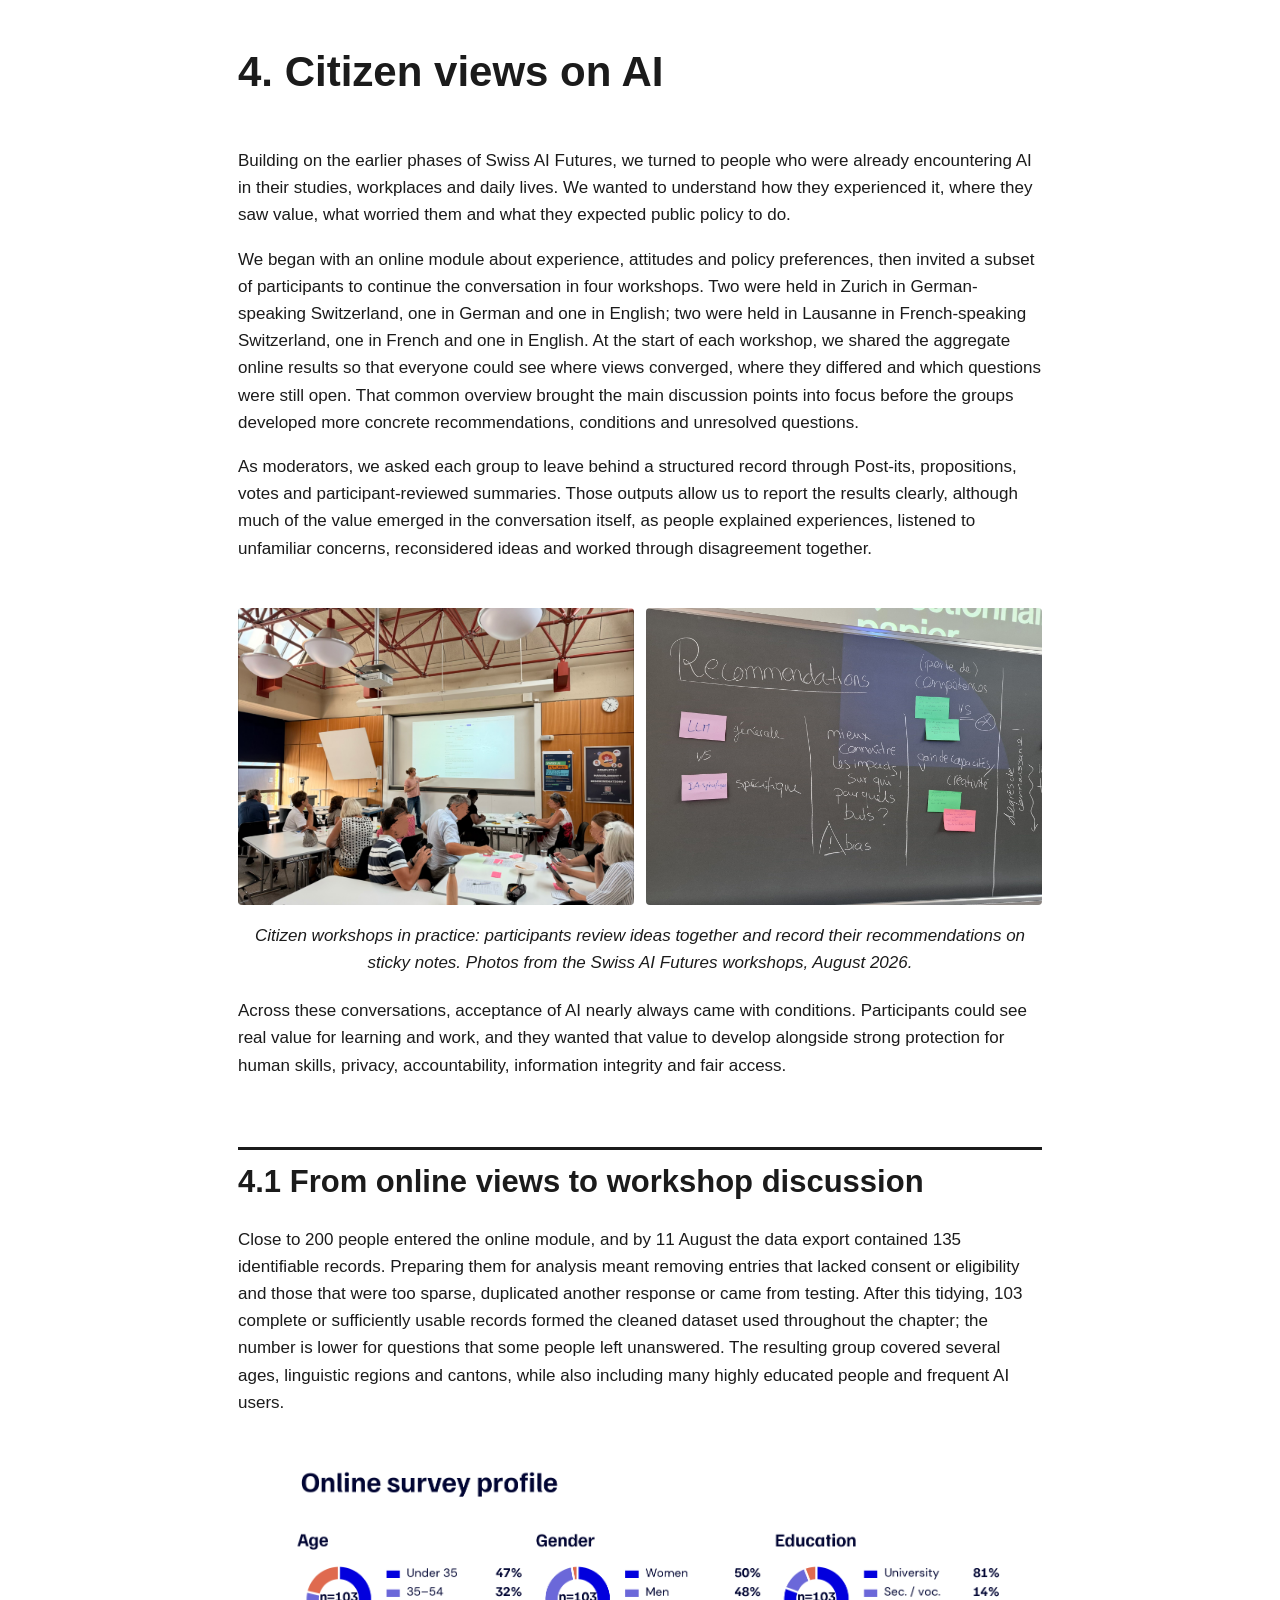
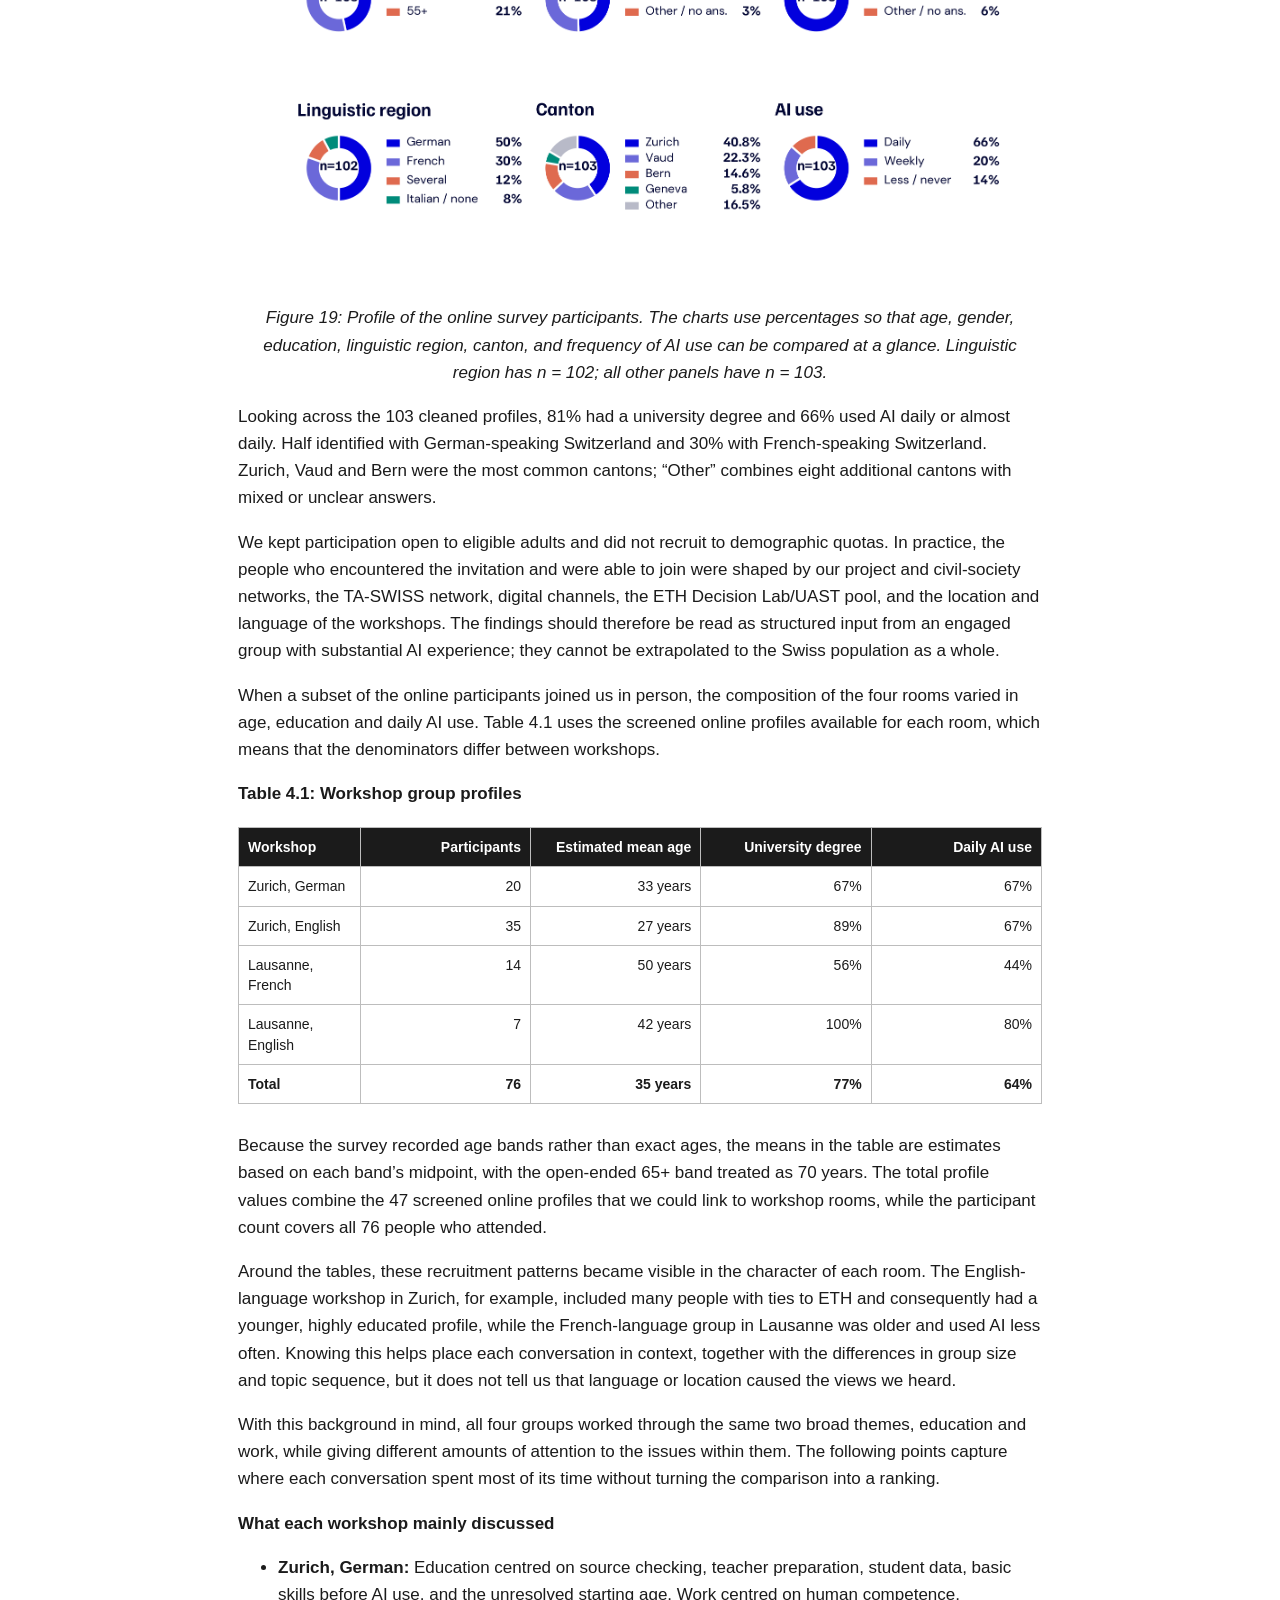
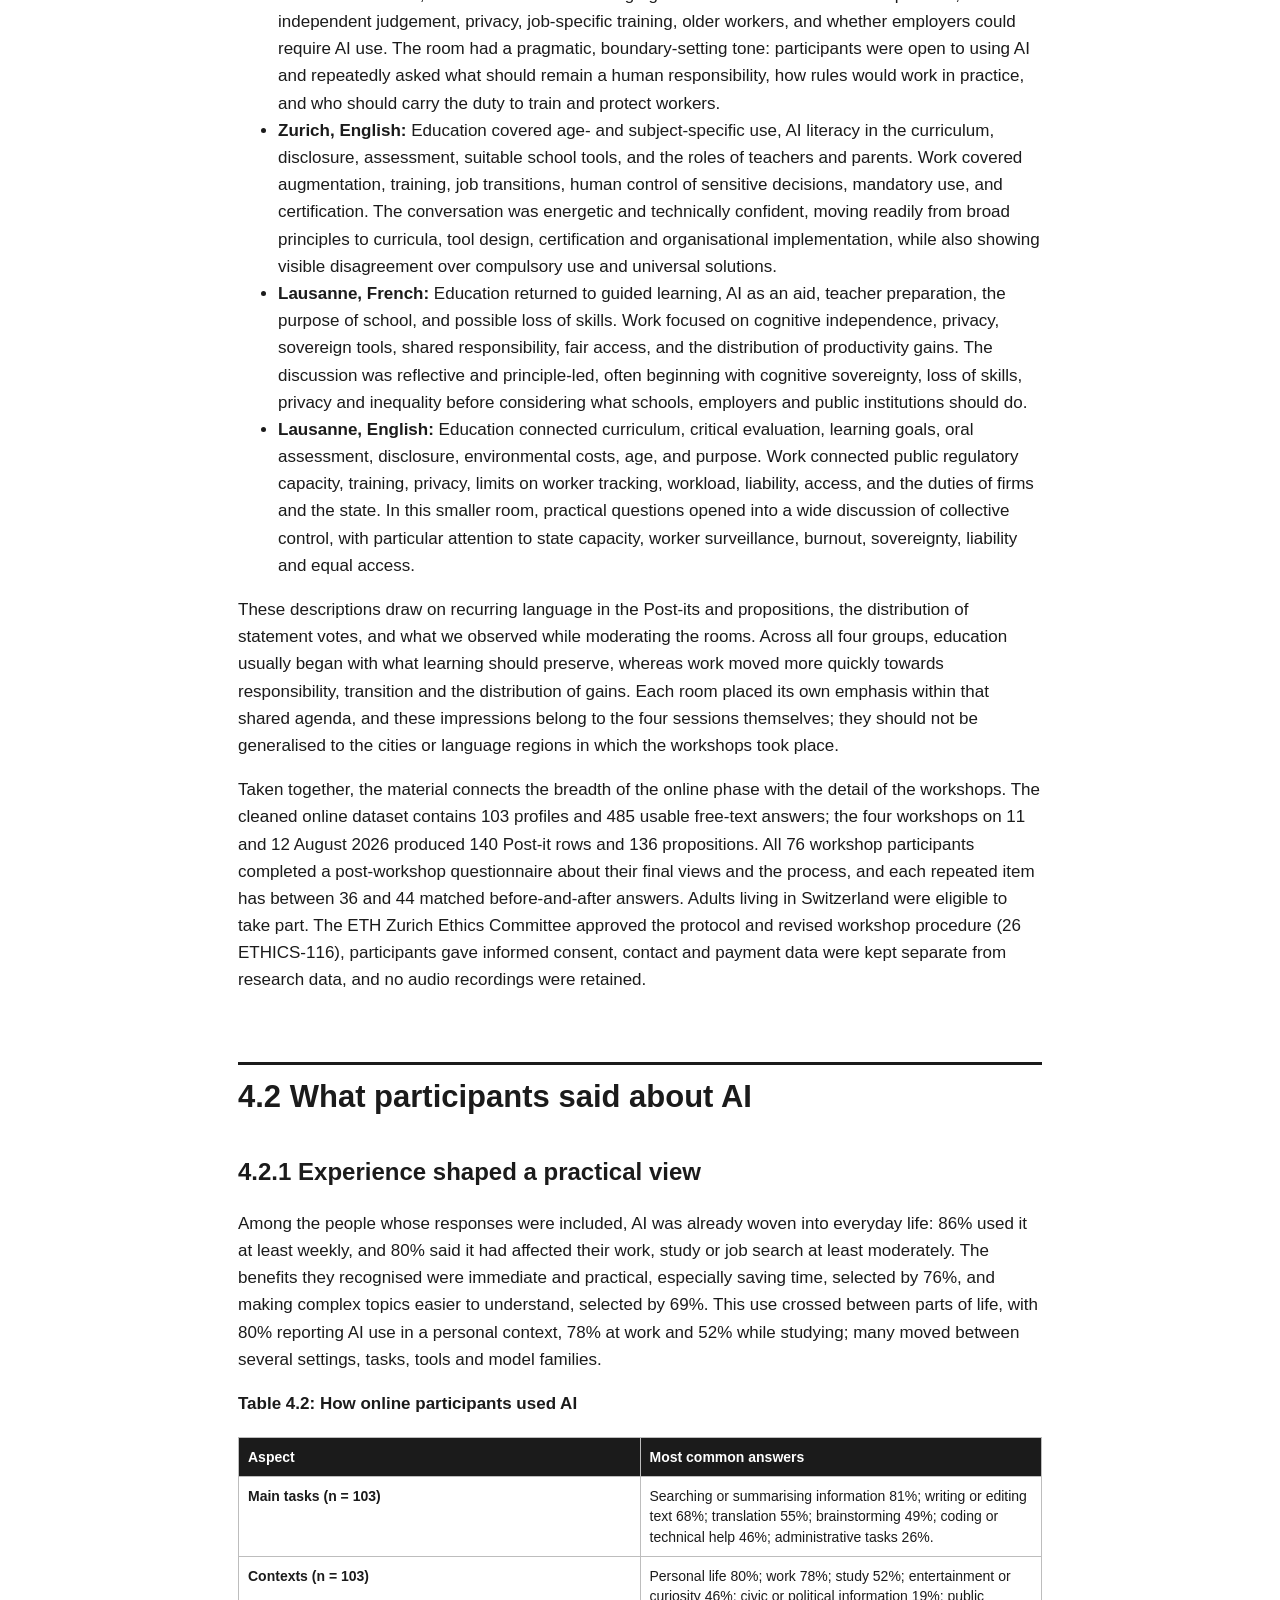
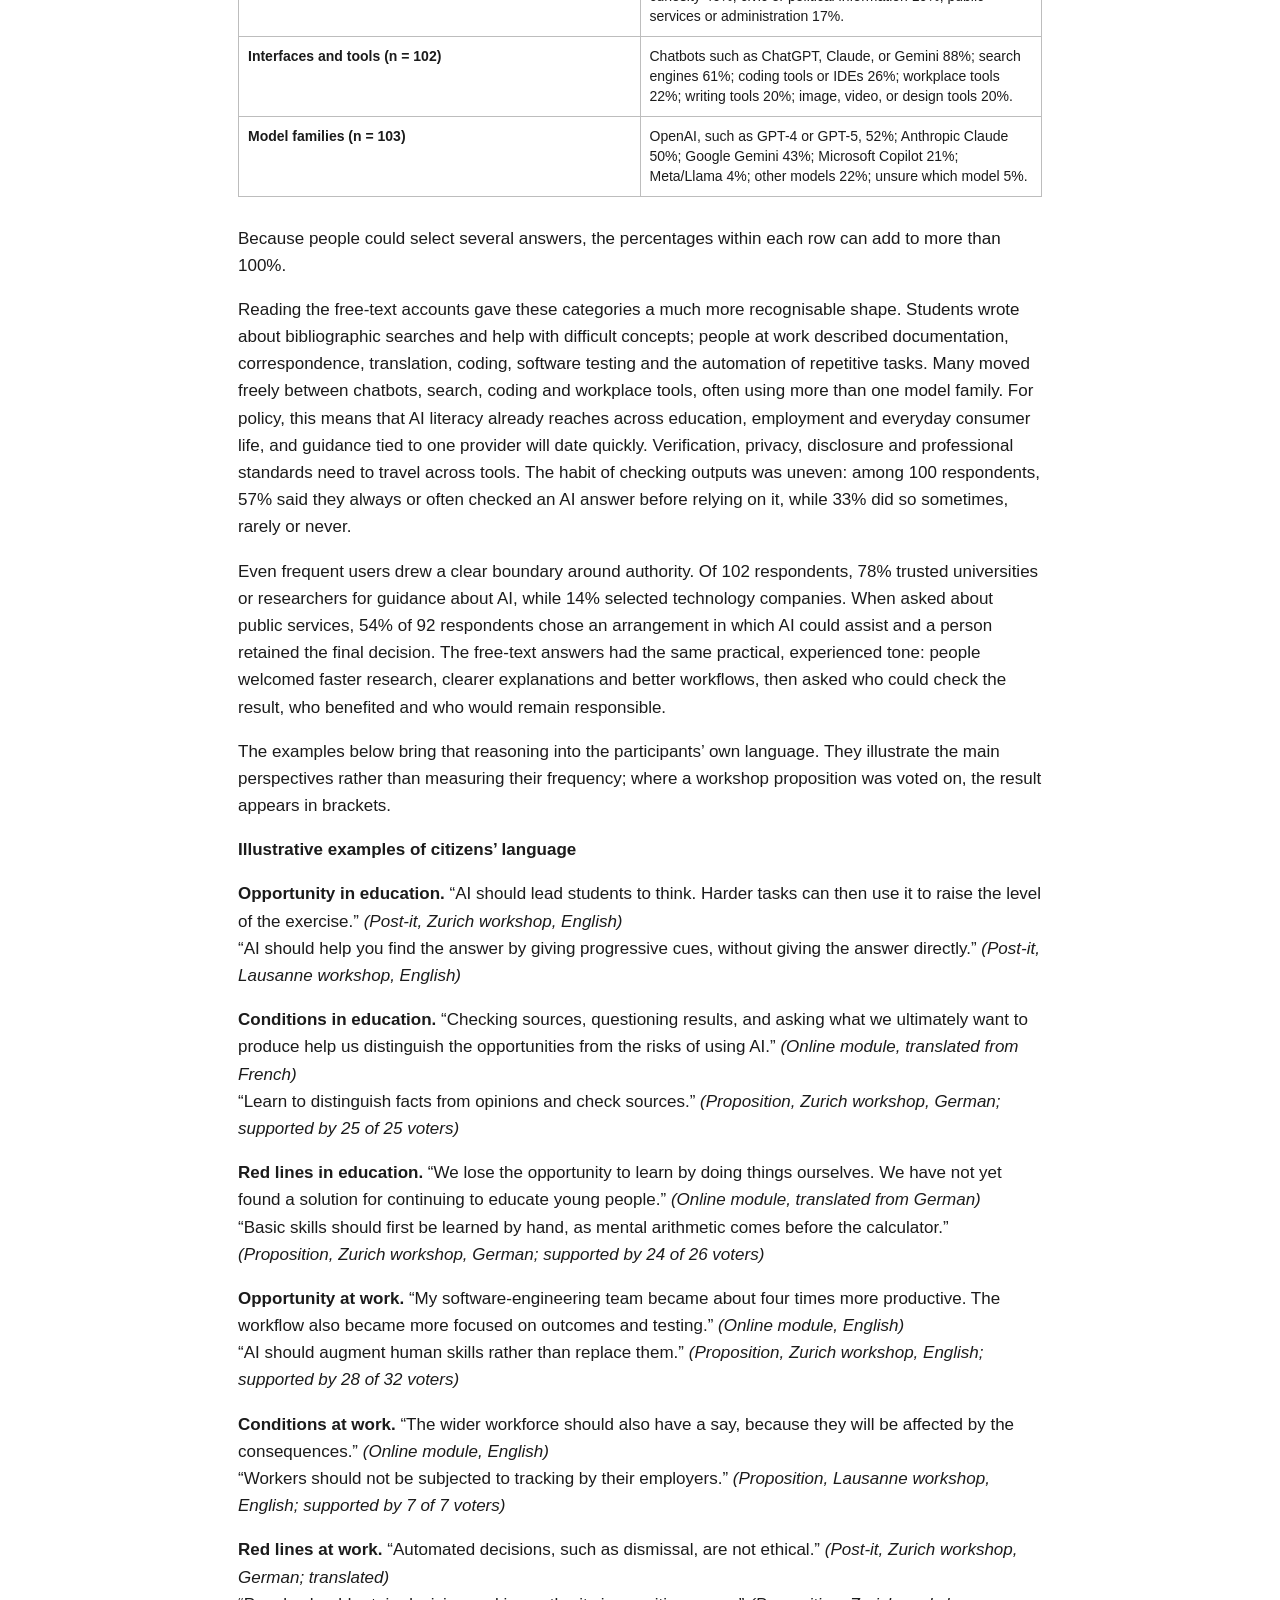
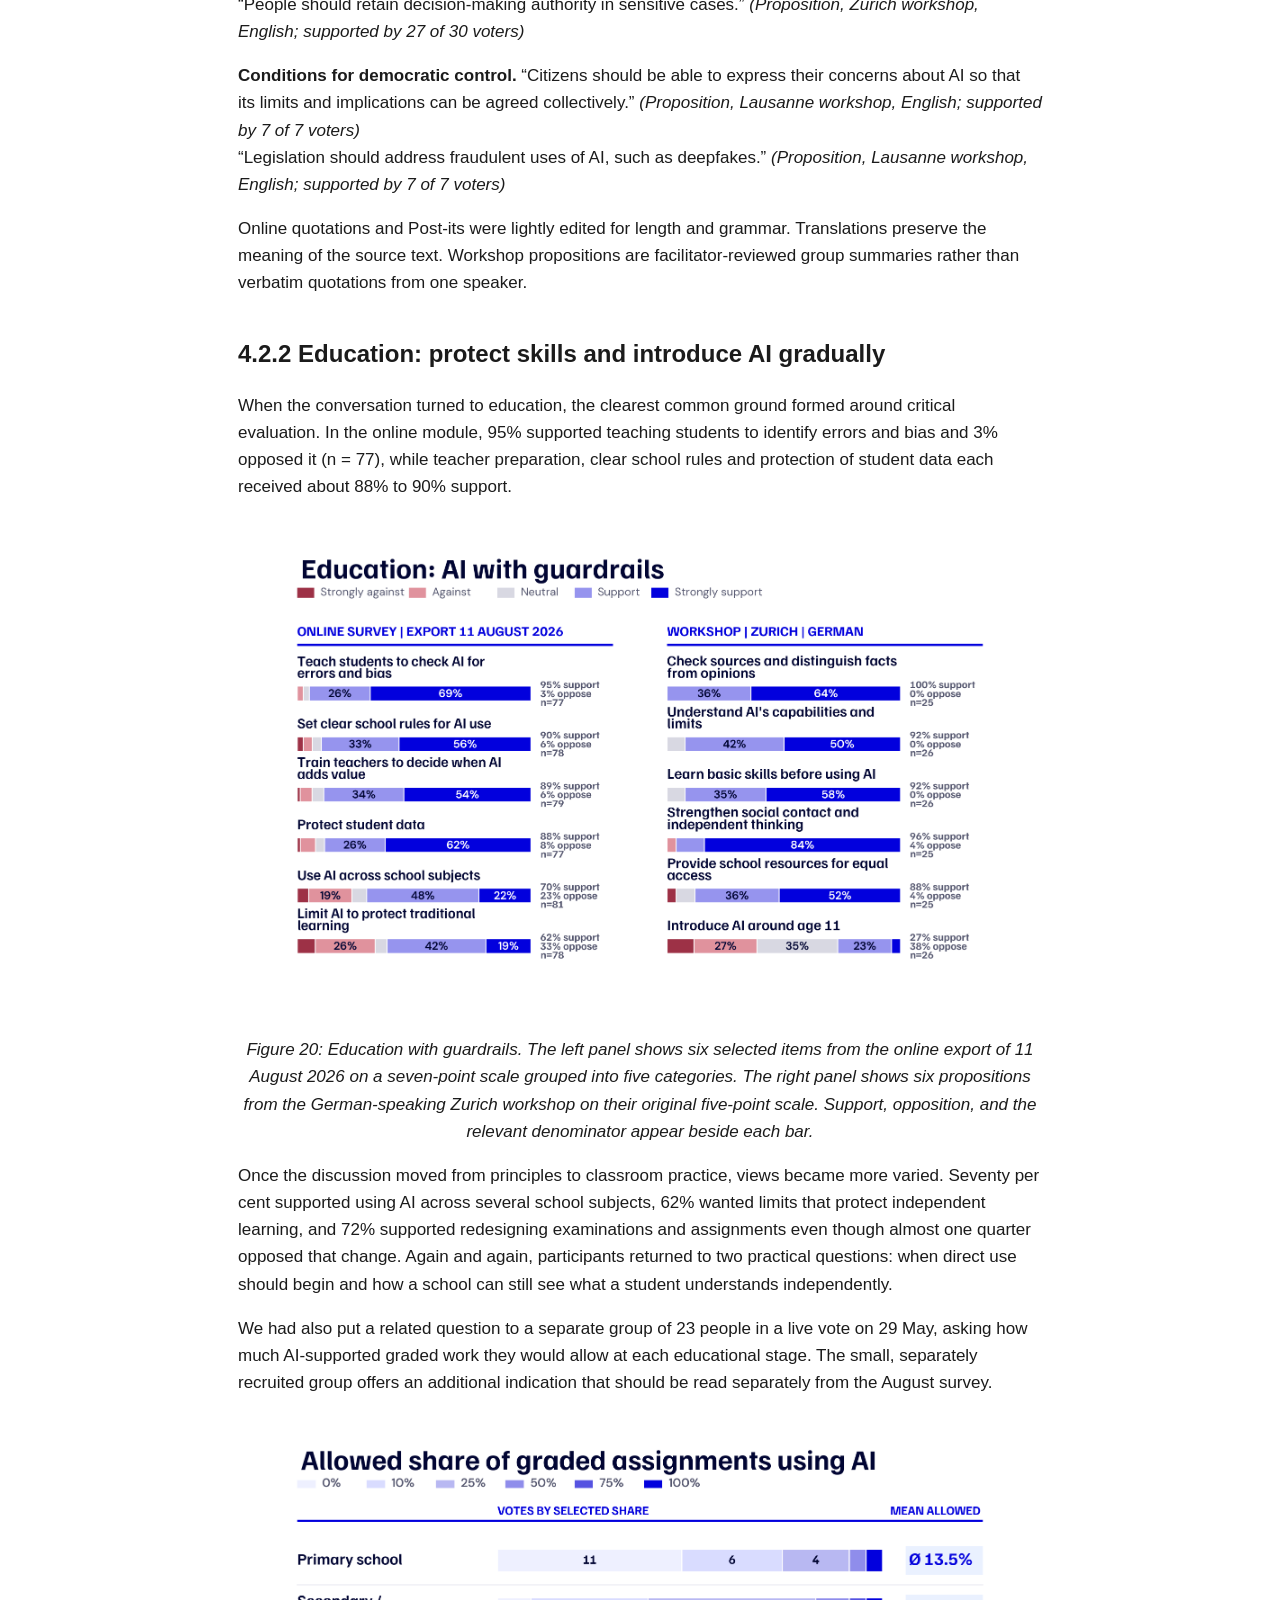
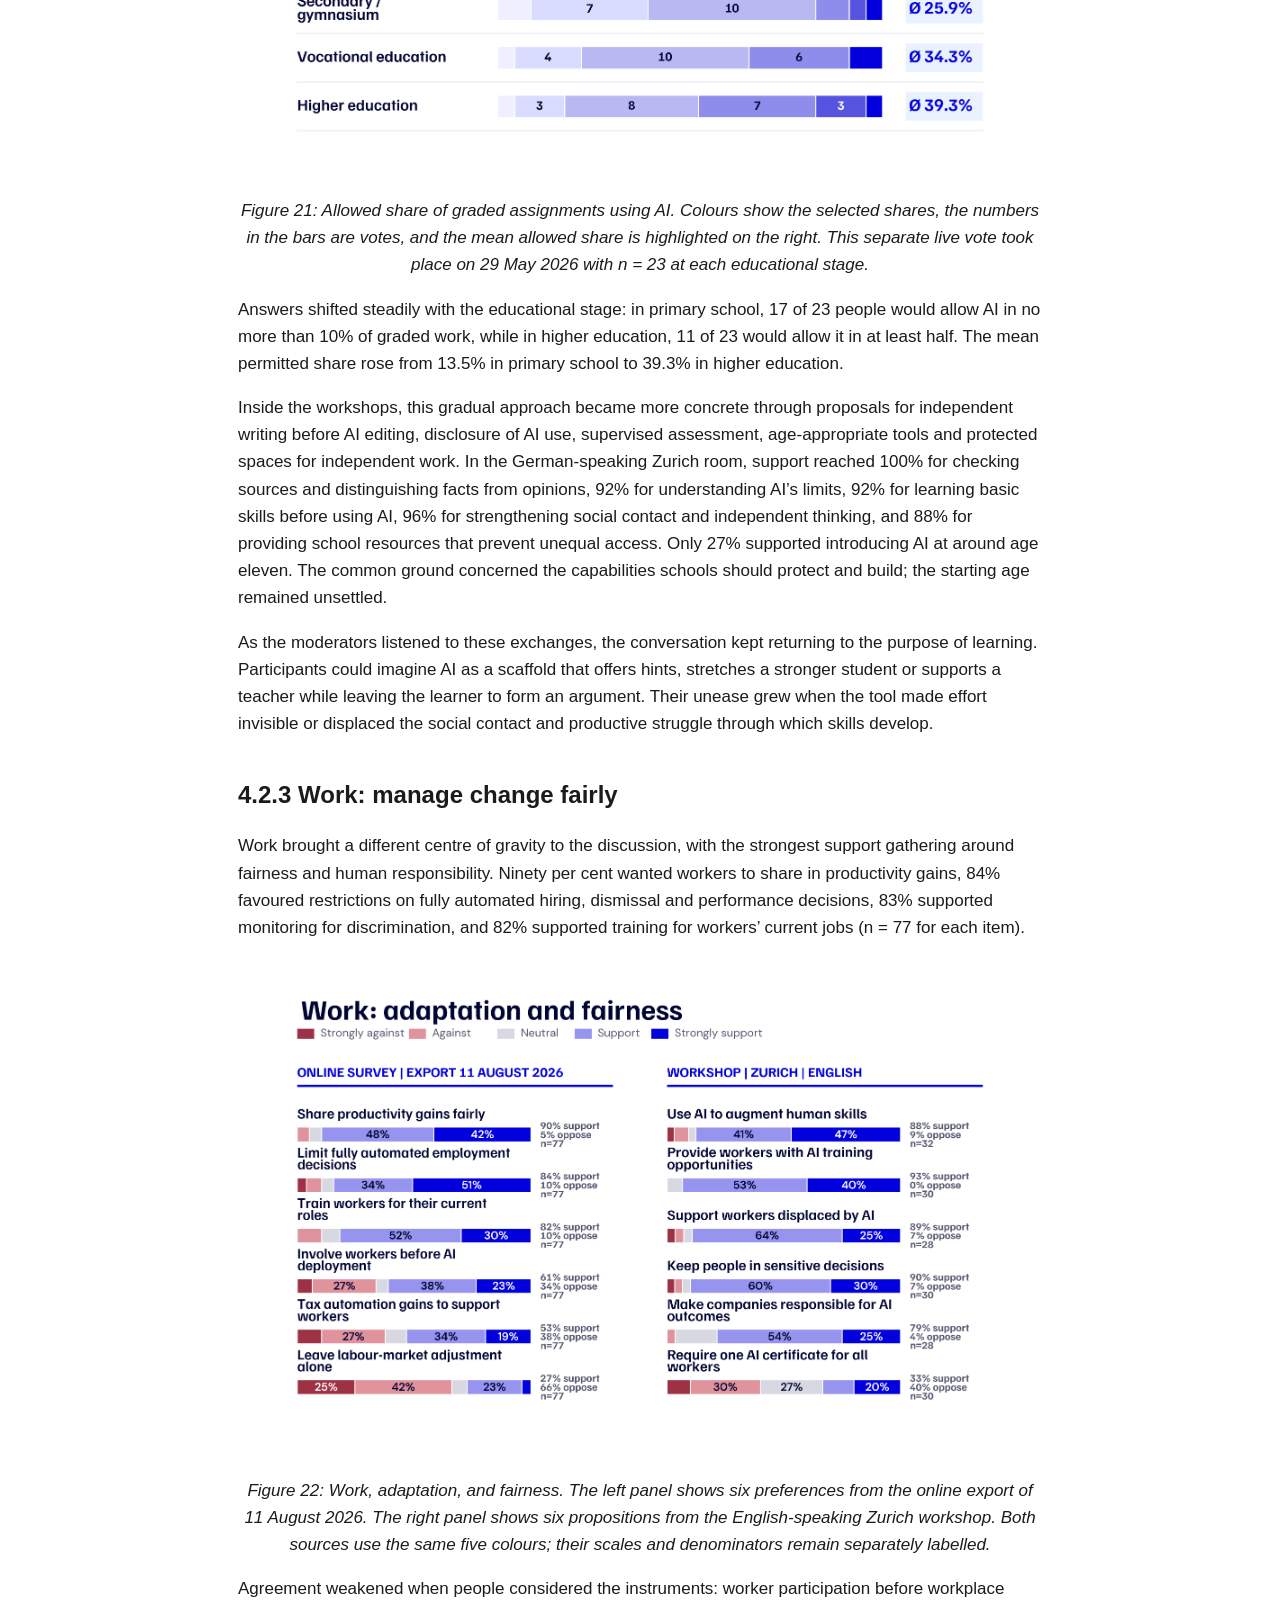
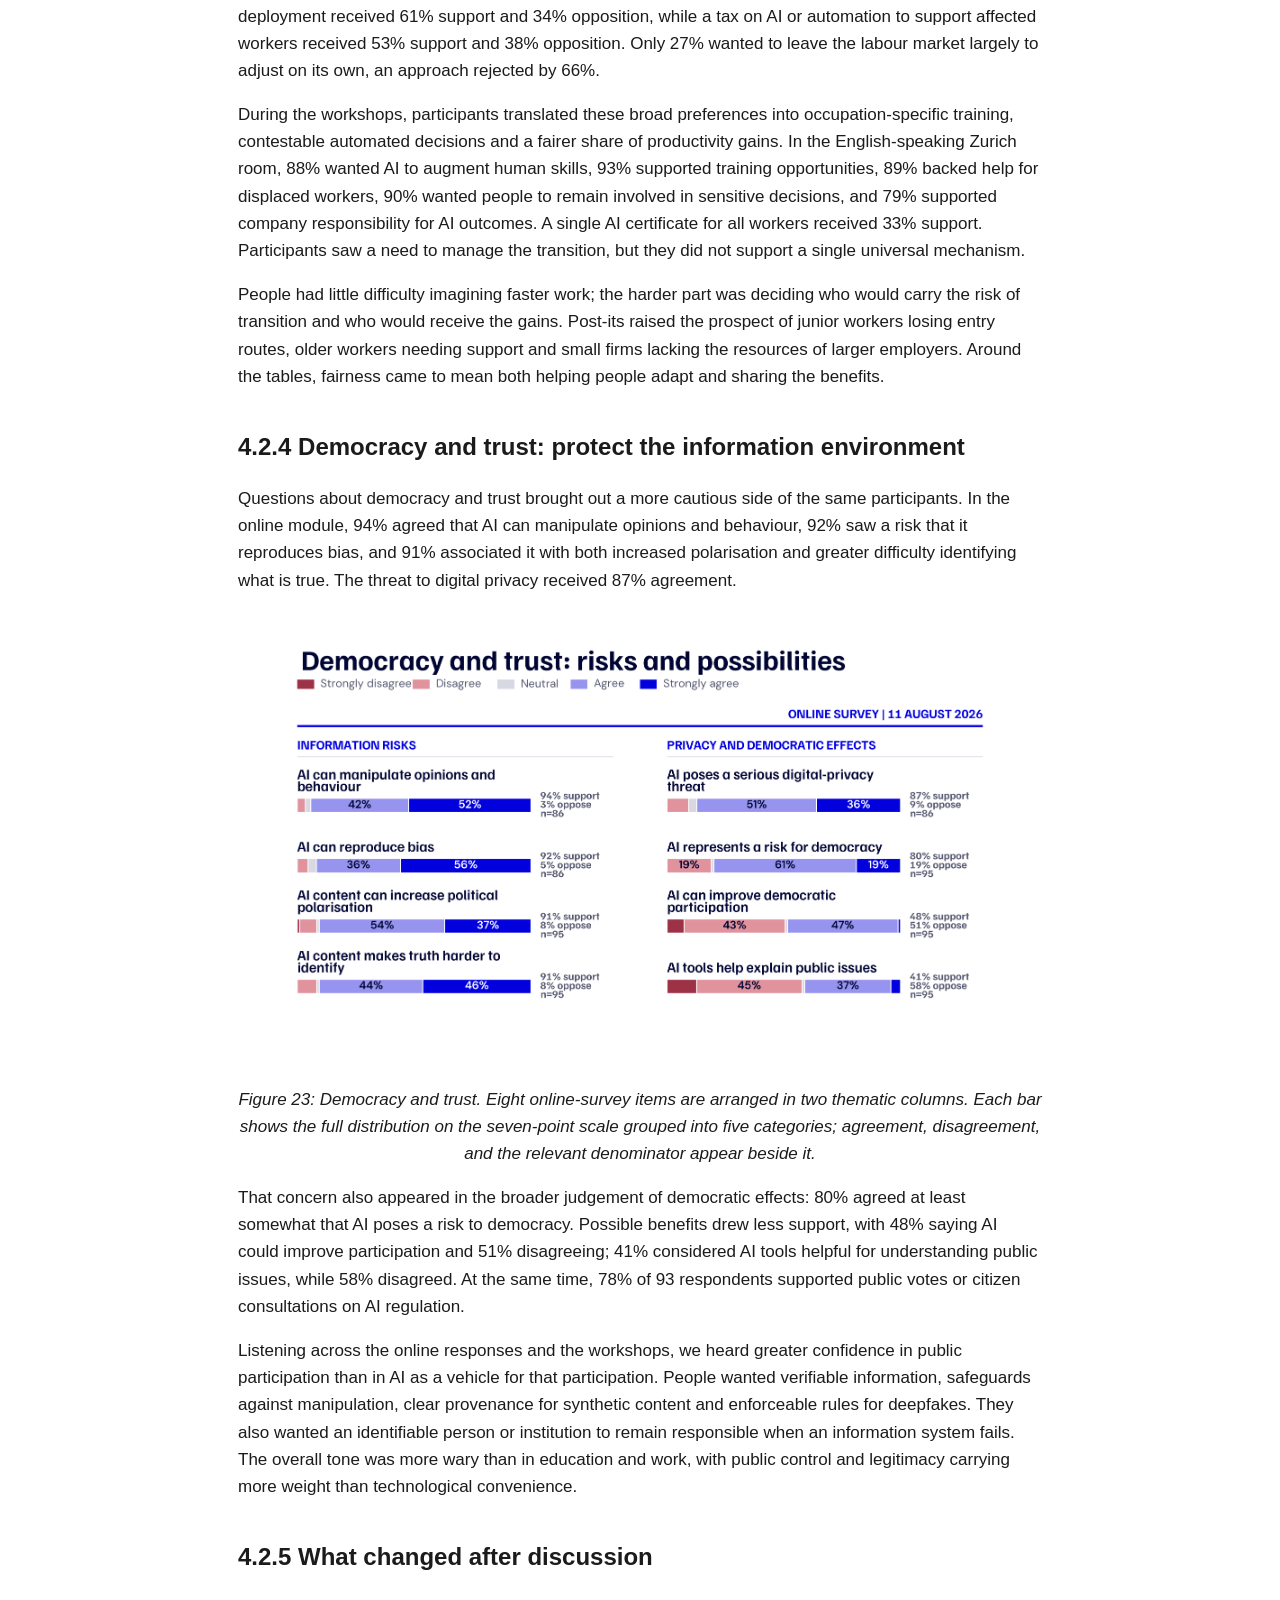
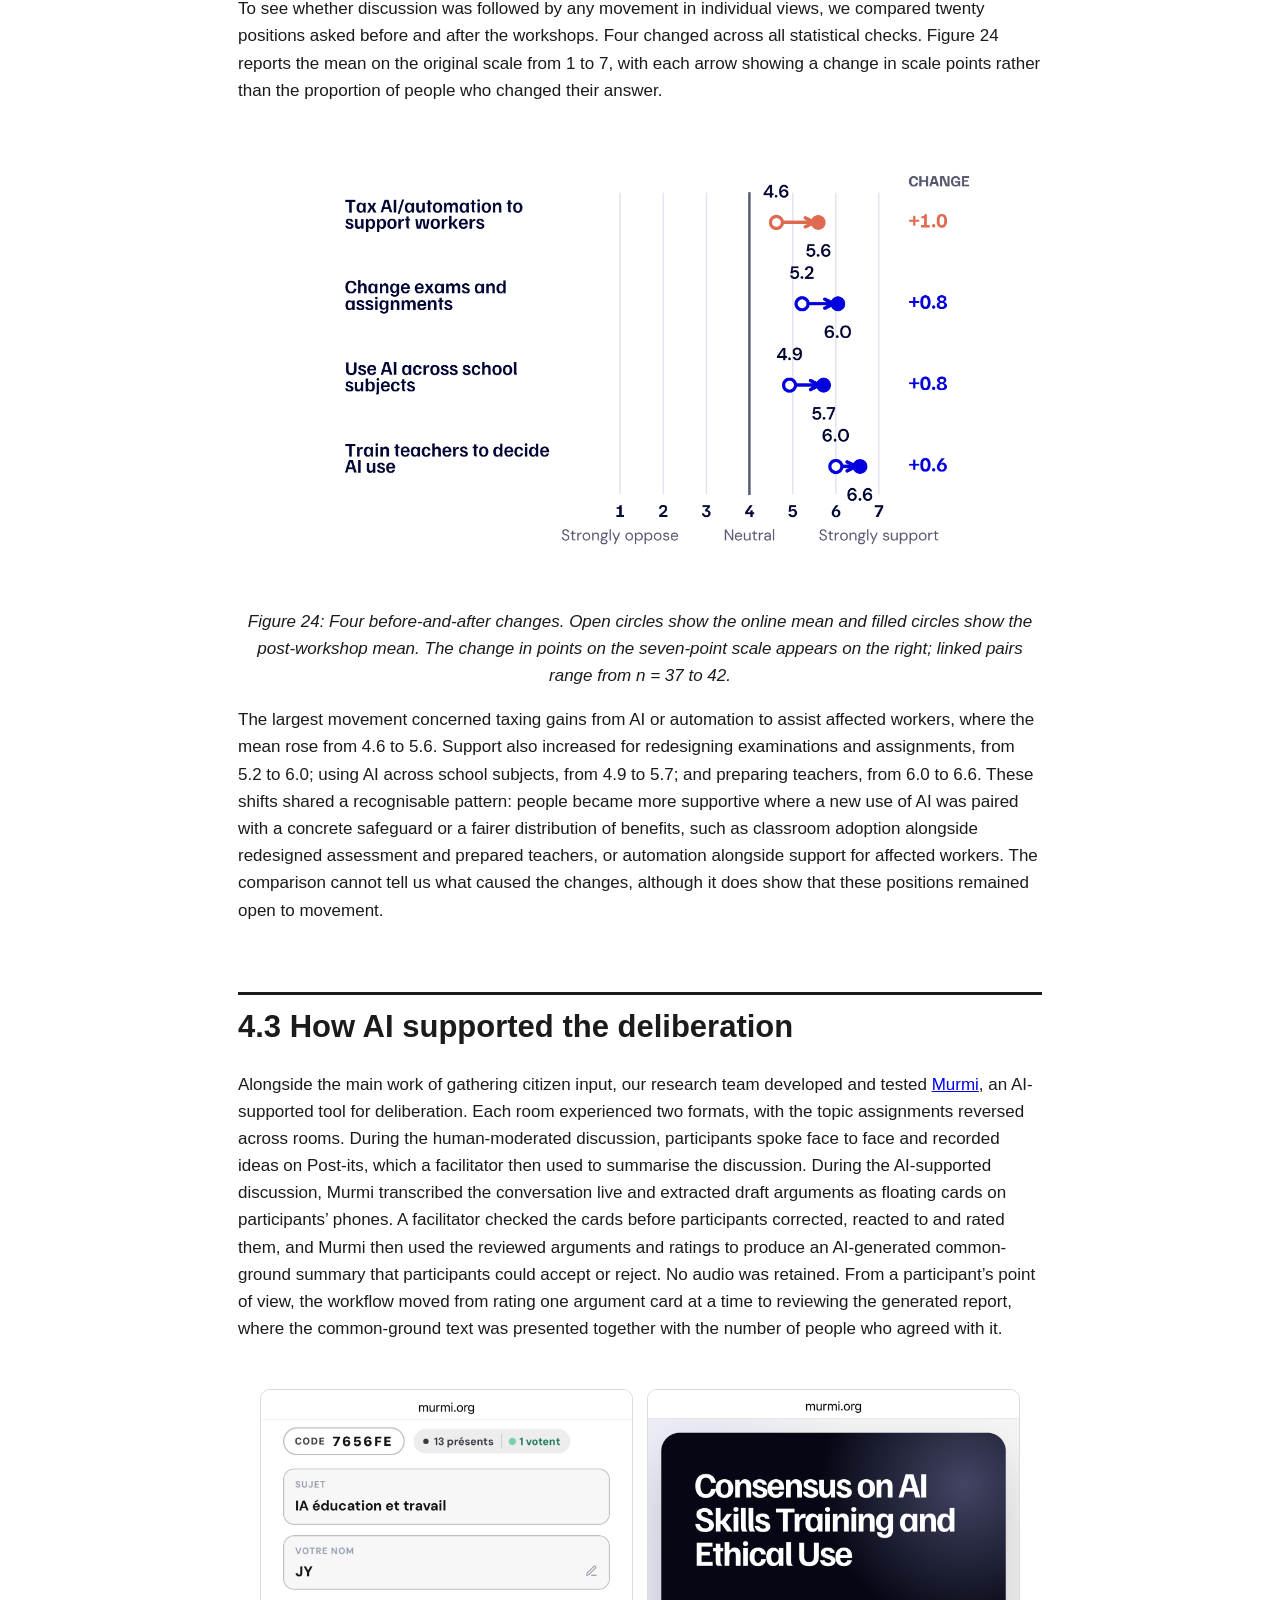
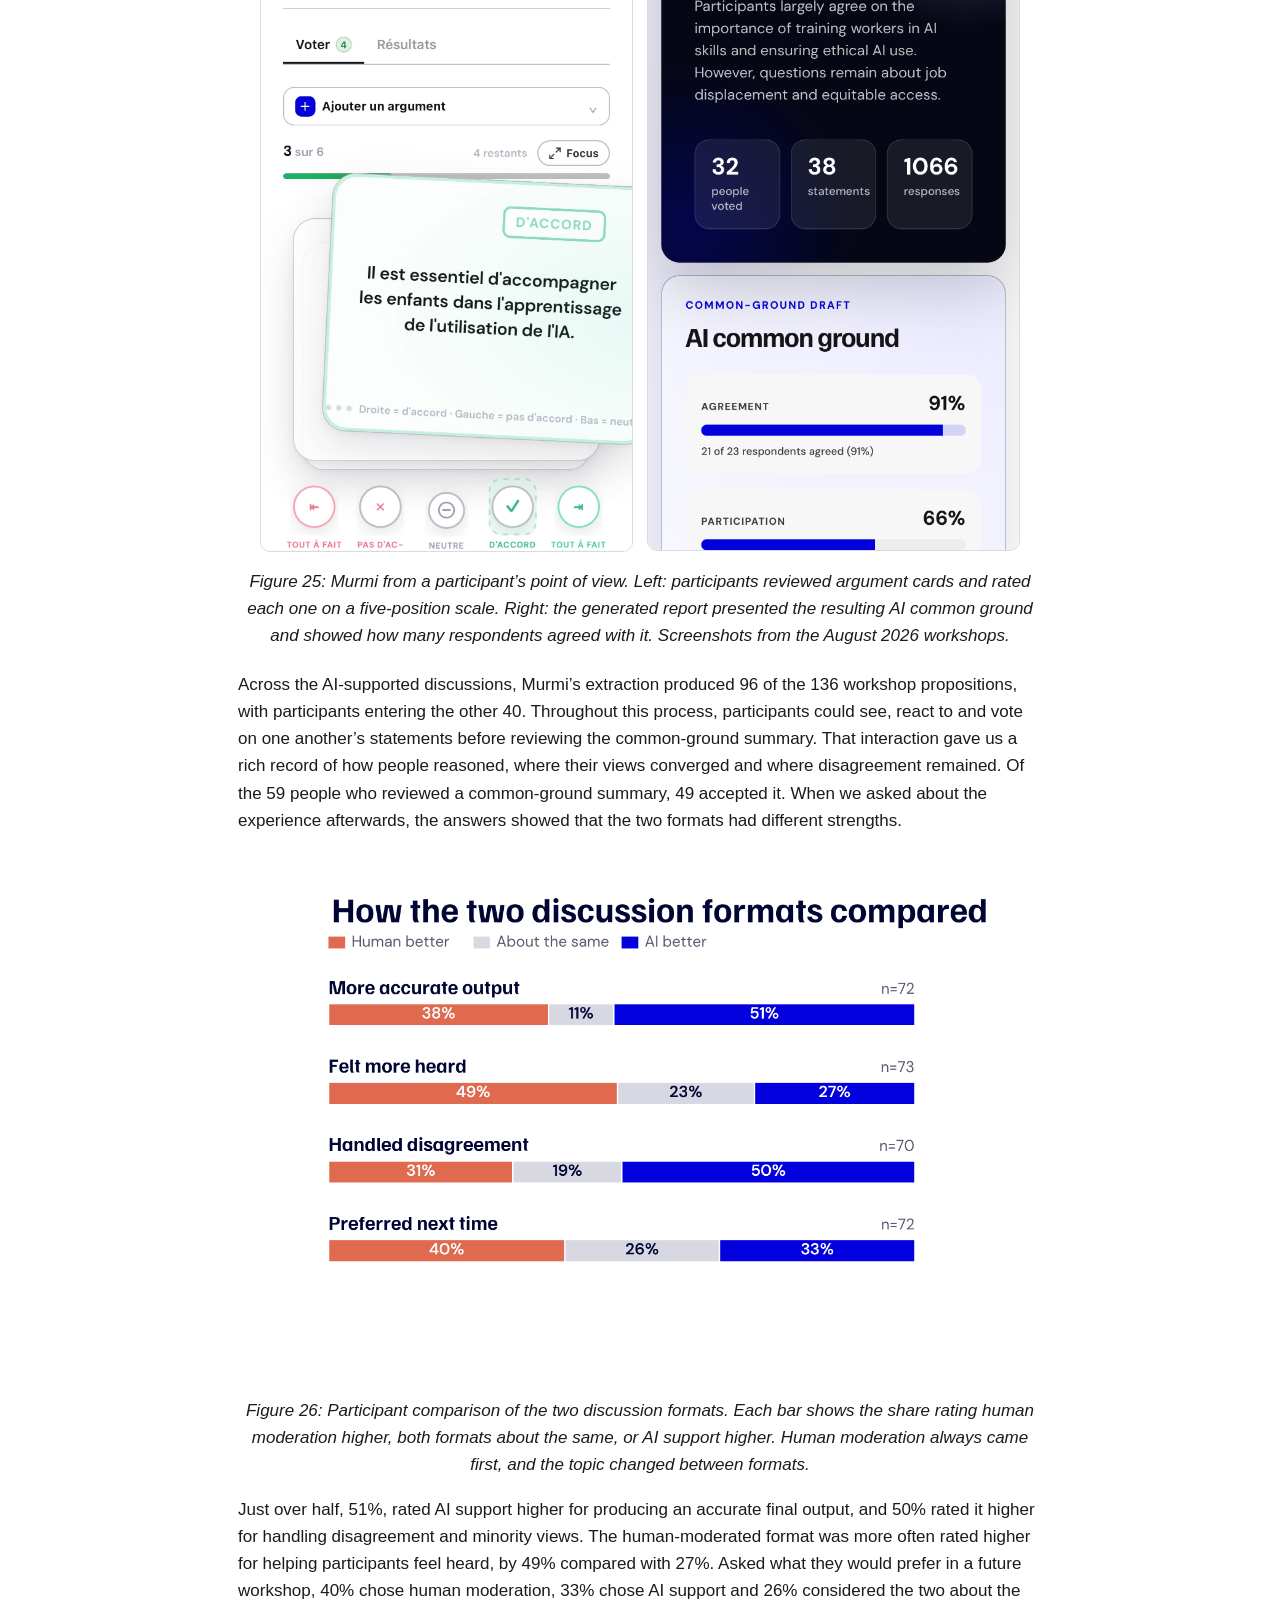
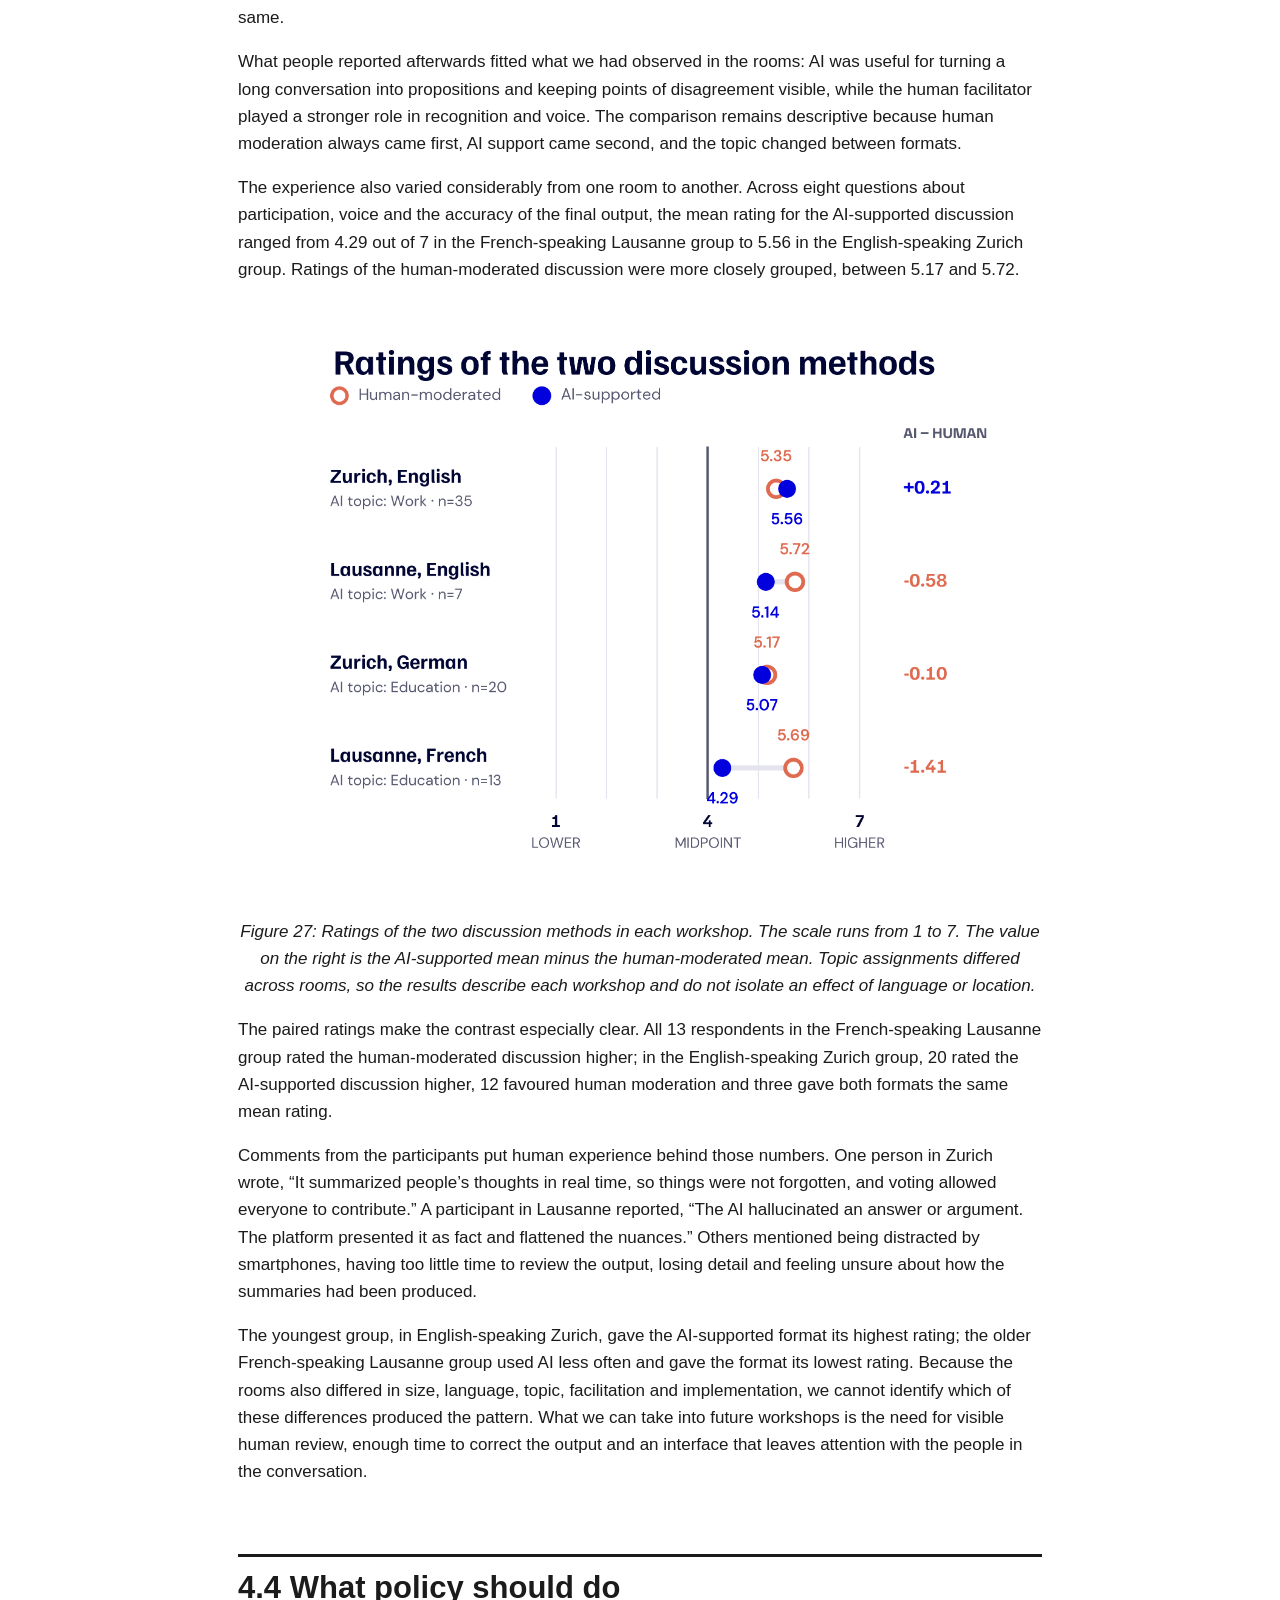
<file: chapter4-review-4b8e2d/chapter4-en-copy.html>
<!DOCTYPE html>
<html xmlns="http://www.w3.org/1999/xhtml" lang="" xml:lang="">
<head>
  <meta charset="utf-8" />
  <meta name="generator" content="pandoc" />
  <meta name="viewport" content="width=device-width, initial-scale=1.0, user-scalable=yes" />
  <title>Chapter 4: Citizen views on AI</title>
  <style>
    /* Default styles provided by pandoc.
    ** See https://pandoc.org/MANUAL.html#variables-for-html for config info.
    */
    code{white-space: pre-wrap;}
    span.smallcaps{font-variant: small-caps;}
    div.columns{display: flex; gap: min(4vw, 1.5em);}
    div.column{flex: auto; overflow-x: auto;}
    div.hanging-indent{margin-left: 1.5em; text-indent: -1.5em;}
    /* The extra [class] is a hack that increases specificity enough to
       override a similar rule in reveal.js */
    ul.task-list[class]{list-style: none;}
    ul.task-list li input[type="checkbox"] {
      font-size: inherit;
      width: 0.8em;
      margin: 0 0.8em 0.2em -1.6em;
      vertical-align: middle;
    }
    .display.math{display: block; text-align: center; margin: 0.5rem auto;}
  </style>
  <link rel="stylesheet" href="copy.css" />
</head>
<body>
<h1 id="citizen-views-on-ai">4. Citizen views on AI</h1>
<p>Building on the earlier phases of Swiss AI Futures, we turned to people who were already encountering AI in their studies, workplaces and daily lives. We wanted to understand how they experienced it, where they saw value, what worried them and what they expected public policy to do.</p>
<p>We began with an online module about experience, attitudes and policy preferences, then invited a subset of participants to continue the conversation in four workshops. Two were held in Zurich in German-speaking Switzerland, one in German and one in English; two were held in Lausanne in French-speaking Switzerland, one in French and one in English. At the start of each workshop, we shared the aggregate online results so that everyone could see where views converged, where they differed and which questions were still open. That common overview brought the main discussion points into focus before the groups developed more concrete recommendations, conditions and unresolved questions.</p>
<p>As moderators, we asked each group to leave behind a structured record through Post-its, propositions, votes and participant-reviewed summaries. Those outputs allow us to report the results clearly, although much of the value emerged in the conversation itself, as people explained experiences, listened to unfamiliar concerns, reconsidered ideas and worked through disagreement together.</p>
<div style="display:grid;grid-template-columns:repeat(2,minmax(0,1fr));gap:12px;margin:1.25em 0 0.45em;">
<img src="figures/opening-photo-workshop.jpg" alt="A facilitator presenting during a citizen workshop with participants seated at group tables" style="display:block;width:100%;aspect-ratio:4/3;object-fit:cover;border-radius:4px;"><img src="figures/opening-photo-sticky-notes.jpg" alt="Participants’ recommendations collected on sticky notes during a workshop" style="display:block;width:100%;aspect-ratio:4/3;object-fit:cover;border-radius:4px;">
</div>
<p style="margin:0 0 1.25em;text-align:center;">
<em>Citizen workshops in practice: participants review ideas together and record their recommendations on sticky notes. Photos from the Swiss AI Futures workshops, August 2026.</em>
</p>
<p>Across these conversations, acceptance of AI nearly always came with conditions. Participants could see real value for learning and work, and they wanted that value to develop alongside strong protection for human skills, privacy, accountability, information integrity and fair access.</p>
<h2 id="from-online-views-to-workshop-discussion">4.1 From online views to workshop discussion</h2>
<p>Close to 200 people entered the online module, and by 11 August the data export contained 135 identifiable records. Preparing them for analysis meant removing entries that lacked consent or eligibility and those that were too sparse, duplicated another response or came from testing. After this tidying, 103 complete or sufficiently usable records formed the cleaned dataset used throughout the chapter; the number is lower for questions that some people left unanswered. The resulting group covered several ages, linguistic regions and cantons, while also including many highly educated people and frequent AI users.</p>
<p align="center">
<img src="figures/figure-19-online-survey-profile-en.png" alt="Six donut charts showing the profile of online survey participants" width="100%">
</p>
<p align="center">
<em>Figure 19: Profile of the online survey participants. The charts use percentages so that age, gender, education, linguistic region, canton, and frequency of AI use can be compared at a glance. Linguistic region has n = 102; all other panels have n = 103.</em>
</p>
<p>Looking across the 103 cleaned profiles, 81% had a university degree and 66% used AI daily or almost daily. Half identified with German-speaking Switzerland and 30% with French-speaking Switzerland. Zurich, Vaud and Bern were the most common cantons; “Other” combines eight additional cantons with mixed or unclear answers.</p>
<p>We kept participation open to eligible adults and did not recruit to demographic quotas. In practice, the people who encountered the invitation and were able to join were shaped by our project and civil-society networks, the TA-SWISS network, digital channels, the ETH Decision Lab/UAST pool, and the location and language of the workshops. The findings should therefore be read as structured input from an engaged group with substantial AI experience; they cannot be extrapolated to the Swiss population as a whole.</p>
<p>When a subset of the online participants joined us in person, the composition of the four rooms varied in age, education and daily AI use. Table 4.1 uses the screened online profiles available for each room, which means that the denominators differ between workshops.</p>
<p><strong>Table 4.1: Workshop group profiles</strong></p>
<table>
<colgroup>
<col style="width: 15%" />
<col style="width: 21%" />
<col style="width: 21%" />
<col style="width: 21%" />
<col style="width: 21%" />
</colgroup>
<thead>
<tr>
<th>Workshop</th>
<th style="text-align: right;">Participants</th>
<th style="text-align: right;">Estimated mean age</th>
<th style="text-align: right;">University degree</th>
<th style="text-align: right;">Daily AI use</th>
</tr>
</thead>
<tbody>
<tr>
<td>Zurich, German</td>
<td style="text-align: right;">20</td>
<td style="text-align: right;">33 years</td>
<td style="text-align: right;">67%</td>
<td style="text-align: right;">67%</td>
</tr>
<tr>
<td>Zurich, English</td>
<td style="text-align: right;">35</td>
<td style="text-align: right;">27 years</td>
<td style="text-align: right;">89%</td>
<td style="text-align: right;">67%</td>
</tr>
<tr>
<td>Lausanne, French</td>
<td style="text-align: right;">14</td>
<td style="text-align: right;">50 years</td>
<td style="text-align: right;">56%</td>
<td style="text-align: right;">44%</td>
</tr>
<tr>
<td>Lausanne, English</td>
<td style="text-align: right;">7</td>
<td style="text-align: right;">42 years</td>
<td style="text-align: right;">100%</td>
<td style="text-align: right;">80%</td>
</tr>
<tr>
<td><strong>Total</strong></td>
<td style="text-align: right;"><strong>76</strong></td>
<td style="text-align: right;"><strong>35 years</strong></td>
<td style="text-align: right;"><strong>77%</strong></td>
<td style="text-align: right;"><strong>64%</strong></td>
</tr>
</tbody>
</table>
<p>Because the survey recorded age bands rather than exact ages, the means in the table are estimates based on each band’s midpoint, with the open-ended 65+ band treated as 70 years. The total profile values combine the 47 screened online profiles that we could link to workshop rooms, while the participant count covers all 76 people who attended.</p>
<p>Around the tables, these recruitment patterns became visible in the character of each room. The English-language workshop in Zurich, for example, included many people with ties to ETH and consequently had a younger, highly educated profile, while the French-language group in Lausanne was older and used AI less often. Knowing this helps place each conversation in context, together with the differences in group size and topic sequence, but it does not tell us that language or location caused the views we heard.</p>
<p>With this background in mind, all four groups worked through the same two broad themes, education and work, while giving different amounts of attention to the issues within them. The following points capture where each conversation spent most of its time without turning the comparison into a ranking.</p>
<p><strong>What each workshop mainly discussed</strong></p>
<ul>
<li><strong>Zurich, German:</strong> Education centred on source checking, teacher preparation, student data, basic skills before AI use, and the unresolved starting age. Work centred on human competence, independent judgement, privacy, job-specific training, older workers, and whether employers could require AI use. The room had a pragmatic, boundary-setting tone: participants were open to using AI and repeatedly asked what should remain a human responsibility, how rules would work in practice, and who should carry the duty to train and protect workers.</li>
<li><strong>Zurich, English:</strong> Education covered age- and subject-specific use, AI literacy in the curriculum, disclosure, assessment, suitable school tools, and the roles of teachers and parents. Work covered augmentation, training, job transitions, human control of sensitive decisions, mandatory use, and certification. The conversation was energetic and technically confident, moving readily from broad principles to curricula, tool design, certification and organisational implementation, while also showing visible disagreement over compulsory use and universal solutions.</li>
<li><strong>Lausanne, French:</strong> Education returned to guided learning, AI as an aid, teacher preparation, the purpose of school, and possible loss of skills. Work focused on cognitive independence, privacy, sovereign tools, shared responsibility, fair access, and the distribution of productivity gains. The discussion was reflective and principle-led, often beginning with cognitive sovereignty, loss of skills, privacy and inequality before considering what schools, employers and public institutions should do.</li>
<li><strong>Lausanne, English:</strong> Education connected curriculum, critical evaluation, learning goals, oral assessment, disclosure, environmental costs, age, and purpose. Work connected public regulatory capacity, training, privacy, limits on worker tracking, workload, liability, access, and the duties of firms and the state. In this smaller room, practical questions opened into a wide discussion of collective control, with particular attention to state capacity, worker surveillance, burnout, sovereignty, liability and equal access.</li>
</ul>
<p>These descriptions draw on recurring language in the Post-its and propositions, the distribution of statement votes, and what we observed while moderating the rooms. Across all four groups, education usually began with what learning should preserve, whereas work moved more quickly towards responsibility, transition and the distribution of gains. Each room placed its own emphasis within that shared agenda, and these impressions belong to the four sessions themselves; they should not be generalised to the cities or language regions in which the workshops took place.</p>
<p>Taken together, the material connects the breadth of the online phase with the detail of the workshops. The cleaned online dataset contains 103 profiles and 485 usable free-text answers; the four workshops on 11 and 12 August 2026 produced 140 Post-it rows and 136 propositions. All 76 workshop participants completed a post-workshop questionnaire about their final views and the process, and each repeated item has between 36 and 44 matched before-and-after answers. Adults living in Switzerland were eligible to take part. The ETH Zurich Ethics Committee approved the protocol and revised workshop procedure (26 ETHICS-116), participants gave informed consent, contact and payment data were kept separate from research data, and no audio recordings were retained.</p>
<h2 id="what-participants-said-about-ai">4.2 What participants said about AI</h2>
<h3 id="experience-shaped-a-practical-view">4.2.1 Experience shaped a practical view</h3>
<p>Among the people whose responses were included, AI was already woven into everyday life: 86% used it at least weekly, and 80% said it had affected their work, study or job search at least moderately. The benefits they recognised were immediate and practical, especially saving time, selected by 76%, and making complex topics easier to understand, selected by 69%. This use crossed between parts of life, with 80% reporting AI use in a personal context, 78% at work and 52% while studying; many moved between several settings, tasks, tools and model families.</p>
<p><strong>Table 4.2: How online participants used AI</strong></p>
<table>
<colgroup>
<col style="width: 50%" />
<col style="width: 50%" />
</colgroup>
<thead>
<tr>
<th>Aspect</th>
<th>Most common answers</th>
</tr>
</thead>
<tbody>
<tr>
<td><strong>Main tasks (n = 103)</strong></td>
<td>Searching or summarising information 81%; writing or editing text 68%; translation 55%; brainstorming 49%; coding or technical help 46%; administrative tasks 26%.</td>
</tr>
<tr>
<td><strong>Contexts (n = 103)</strong></td>
<td>Personal life 80%; work 78%; study 52%; entertainment or curiosity 46%; civic or political information 19%; public services or administration 17%.</td>
</tr>
<tr>
<td><strong>Interfaces and tools (n = 102)</strong></td>
<td>Chatbots such as ChatGPT, Claude, or Gemini 88%; search engines 61%; coding tools or IDEs 26%; workplace tools 22%; writing tools 20%; image, video, or design tools 20%.</td>
</tr>
<tr>
<td><strong>Model families (n = 103)</strong></td>
<td>OpenAI, such as GPT-4 or GPT-5, 52%; Anthropic Claude 50%; Google Gemini 43%; Microsoft Copilot 21%; Meta/Llama 4%; other models 22%; unsure which model 5%.</td>
</tr>
</tbody>
</table>
<p>Because people could select several answers, the percentages within each row can add to more than 100%.</p>
<p>Reading the free-text accounts gave these categories a much more recognisable shape. Students wrote about bibliographic searches and help with difficult concepts; people at work described documentation, correspondence, translation, coding, software testing and the automation of repetitive tasks. Many moved freely between chatbots, search, coding and workplace tools, often using more than one model family. For policy, this means that AI literacy already reaches across education, employment and everyday consumer life, and guidance tied to one provider will date quickly. Verification, privacy, disclosure and professional standards need to travel across tools. The habit of checking outputs was uneven: among 100 respondents, 57% said they always or often checked an AI answer before relying on it, while 33% did so sometimes, rarely or never.</p>
<p>Even frequent users drew a clear boundary around authority. Of 102 respondents, 78% trusted universities or researchers for guidance about AI, while 14% selected technology companies. When asked about public services, 54% of 92 respondents chose an arrangement in which AI could assist and a person retained the final decision. The free-text answers had the same practical, experienced tone: people welcomed faster research, clearer explanations and better workflows, then asked who could check the result, who benefited and who would remain responsible.</p>
<p>The examples below bring that reasoning into the participants’ own language. They illustrate the main perspectives rather than measuring their frequency; where a workshop proposition was voted on, the result appears in brackets.</p>
<p><strong>Illustrative examples of citizens’ language</strong></p>
<p><strong>Opportunity in education.</strong> “AI should lead students to think. Harder tasks can then use it to raise the level of the exercise.” <em>(Post-it, Zurich workshop, English)</em><br />
“AI should help you find the answer by giving progressive cues, without giving the answer directly.” <em>(Post-it, Lausanne workshop, English)</em></p>
<p><strong>Conditions in education.</strong> “Checking sources, questioning results, and asking what we ultimately want to produce help us distinguish the opportunities from the risks of using AI.” <em>(Online module, translated from French)</em><br />
“Learn to distinguish facts from opinions and check sources.” <em>(Proposition, Zurich workshop, German; supported by 25 of 25 voters)</em></p>
<p><strong>Red lines in education.</strong> “We lose the opportunity to learn by doing things ourselves. We have not yet found a solution for continuing to educate young people.” <em>(Online module, translated from German)</em><br />
“Basic skills should first be learned by hand, as mental arithmetic comes before the calculator.” <em>(Proposition, Zurich workshop, German; supported by 24 of 26 voters)</em></p>
<p><strong>Opportunity at work.</strong> “My software-engineering team became about four times more productive. The workflow also became more focused on outcomes and testing.” <em>(Online module, English)</em><br />
“AI should augment human skills rather than replace them.” <em>(Proposition, Zurich workshop, English; supported by 28 of 32 voters)</em></p>
<p><strong>Conditions at work.</strong> “The wider workforce should also have a say, because they will be affected by the consequences.” <em>(Online module, English)</em><br />
“Workers should not be subjected to tracking by their employers.” <em>(Proposition, Lausanne workshop, English; supported by 7 of 7 voters)</em></p>
<p><strong>Red lines at work.</strong> “Automated decisions, such as dismissal, are not ethical.” <em>(Post-it, Zurich workshop, German; translated)</em><br />
“People should retain decision-making authority in sensitive cases.” <em>(Proposition, Zurich workshop, English; supported by 27 of 30 voters)</em></p>
<p><strong>Conditions for democratic control.</strong> “Citizens should be able to express their concerns about AI so that its limits and implications can be agreed collectively.” <em>(Proposition, Lausanne workshop, English; supported by 7 of 7 voters)</em><br />
“Legislation should address fraudulent uses of AI, such as deepfakes.” <em>(Proposition, Lausanne workshop, English; supported by 7 of 7 voters)</em></p>
<p>Online quotations and Post-its were lightly edited for length and grammar. Translations preserve the meaning of the source text. Workshop propositions are facilitator-reviewed group summaries rather than verbatim quotations from one speaker.</p>
<h3 id="education-protect-skills-and-introduce-ai-gradually">4.2.2 Education: protect skills and introduce AI gradually</h3>
<p>When the conversation turned to education, the clearest common ground formed around critical evaluation. In the online module, 95% supported teaching students to identify errors and bias and 3% opposed it (n = 77), while teacher preparation, clear school rules and protection of student data each received about 88% to 90% support.</p>
<p align="center">
<img src="figures/figure-20-education-with-guardrails-en.png" alt="Stacked bars showing attitudes toward AI in education" width="100%">
</p>
<p align="center">
<em>Figure 20: Education with guardrails. The left panel shows six selected items from the online export of 11 August 2026 on a seven-point scale grouped into five categories. The right panel shows six propositions from the German-speaking Zurich workshop on their original five-point scale. Support, opposition, and the relevant denominator appear beside each bar.</em>
</p>
<p>Once the discussion moved from principles to classroom practice, views became more varied. Seventy per cent supported using AI across several school subjects, 62% wanted limits that protect independent learning, and 72% supported redesigning examinations and assignments even though almost one quarter opposed that change. Again and again, participants returned to two practical questions: when direct use should begin and how a school can still see what a student understands independently.</p>
<p>We had also put a related question to a separate group of 23 people in a live vote on 29 May, asking how much AI-supported graded work they would allow at each educational stage. The small, separately recruited group offers an additional indication that should be read separately from the August survey.</p>
<p align="center">
<img src="figures/figure-21-graded-assignments-en.png" alt="Stacked bars showing the allowed share of AI-supported graded assignments by education level" width="100%">
</p>
<p align="center">
<em>Figure 21: Allowed share of graded assignments using AI. Colours show the selected shares, the numbers in the bars are votes, and the mean allowed share is highlighted on the right. This separate live vote took place on 29 May 2026 with n = 23 at each educational stage.</em>
</p>
<p>Answers shifted steadily with the educational stage: in primary school, 17 of 23 people would allow AI in no more than 10% of graded work, while in higher education, 11 of 23 would allow it in at least half. The mean permitted share rose from 13.5% in primary school to 39.3% in higher education.</p>
<p>Inside the workshops, this gradual approach became more concrete through proposals for independent writing before AI editing, disclosure of AI use, supervised assessment, age-appropriate tools and protected spaces for independent work. In the German-speaking Zurich room, support reached 100% for checking sources and distinguishing facts from opinions, 92% for understanding AI’s limits, 92% for learning basic skills before using AI, 96% for strengthening social contact and independent thinking, and 88% for providing school resources that prevent unequal access. Only 27% supported introducing AI at around age eleven. The common ground concerned the capabilities schools should protect and build; the starting age remained unsettled.</p>
<p>As the moderators listened to these exchanges, the conversation kept returning to the purpose of learning. Participants could imagine AI as a scaffold that offers hints, stretches a stronger student or supports a teacher while leaving the learner to form an argument. Their unease grew when the tool made effort invisible or displaced the social contact and productive struggle through which skills develop.</p>
<h3 id="work-manage-change-fairly">4.2.3 Work: manage change fairly</h3>
<p>Work brought a different centre of gravity to the discussion, with the strongest support gathering around fairness and human responsibility. Ninety per cent wanted workers to share in productivity gains, 84% favoured restrictions on fully automated hiring, dismissal and performance decisions, 83% supported monitoring for discrimination, and 82% supported training for workers’ current jobs (n = 77 for each item).</p>
<p align="center">
<img src="figures/figure-22-work-adaptation-fairness-en.png" alt="Stacked bars showing attitudes toward AI and work" width="100%">
</p>
<p align="center">
<em>Figure 22: Work, adaptation, and fairness. The left panel shows six preferences from the online export of 11 August 2026. The right panel shows six propositions from the English-speaking Zurich workshop. Both sources use the same five colours; their scales and denominators remain separately labelled.</em>
</p>
<p>Agreement weakened when people considered the instruments: worker participation before workplace deployment received 61% support and 34% opposition, while a tax on AI or automation to support affected workers received 53% support and 38% opposition. Only 27% wanted to leave the labour market largely to adjust on its own, an approach rejected by 66%.</p>
<p>During the workshops, participants translated these broad preferences into occupation-specific training, contestable automated decisions and a fairer share of productivity gains. In the English-speaking Zurich room, 88% wanted AI to augment human skills, 93% supported training opportunities, 89% backed help for displaced workers, 90% wanted people to remain involved in sensitive decisions, and 79% supported company responsibility for AI outcomes. A single AI certificate for all workers received 33% support. Participants saw a need to manage the transition, but they did not support a single universal mechanism.</p>
<p>People had little difficulty imagining faster work; the harder part was deciding who would carry the risk of transition and who would receive the gains. Post-its raised the prospect of junior workers losing entry routes, older workers needing support and small firms lacking the resources of larger employers. Around the tables, fairness came to mean both helping people adapt and sharing the benefits.</p>
<h3 id="democracy-and-trust-protect-the-information-environment">4.2.4 Democracy and trust: protect the information environment</h3>
<p>Questions about democracy and trust brought out a more cautious side of the same participants. In the online module, 94% agreed that AI can manipulate opinions and behaviour, 92% saw a risk that it reproduces bias, and 91% associated it with both increased polarisation and greater difficulty identifying what is true. The threat to digital privacy received 87% agreement.</p>
<p align="center">
<img src="figures/figure-23-democracy-trust-en.png" alt="Two-column stacked bars showing AI risks and possibilities for democracy and trust" width="100%">
</p>
<p align="center">
<em>Figure 23: Democracy and trust. Eight online-survey items are arranged in two thematic columns. Each bar shows the full distribution on the seven-point scale grouped into five categories; agreement, disagreement, and the relevant denominator appear beside it.</em>
</p>
<p>That concern also appeared in the broader judgement of democratic effects: 80% agreed at least somewhat that AI poses a risk to democracy. Possible benefits drew less support, with 48% saying AI could improve participation and 51% disagreeing; 41% considered AI tools helpful for understanding public issues, while 58% disagreed. At the same time, 78% of 93 respondents supported public votes or citizen consultations on AI regulation.</p>
<p>Listening across the online responses and the workshops, we heard greater confidence in public participation than in AI as a vehicle for that participation. People wanted verifiable information, safeguards against manipulation, clear provenance for synthetic content and enforceable rules for deepfakes. They also wanted an identifiable person or institution to remain responsible when an information system fails. The overall tone was more wary than in education and work, with public control and legitimacy carrying more weight than technological convenience.</p>
<h3 id="what-changed-after-discussion">4.2.5 What changed after discussion</h3>
<p>To see whether discussion was followed by any movement in individual views, we compared twenty positions asked before and after the workshops. Four changed across all statistical checks. Figure 24 reports the mean on the original scale from 1 to 7, with each arrow showing a change in scale points rather than the proportion of people who changed their answer.</p>
<p align="center">
<img src="figures/figure-24-position-changes-en.png" alt="Arrow chart showing four before-and-after changes" width="88%">
</p>
<p align="center">
<em>Figure 24: Four before-and-after changes. Open circles show the online mean and filled circles show the post-workshop mean. The change in points on the seven-point scale appears on the right; linked pairs range from n = 37 to 42.</em>
</p>
<p>The largest movement concerned taxing gains from AI or automation to assist affected workers, where the mean rose from 4.6 to 5.6. Support also increased for redesigning examinations and assignments, from 5.2 to 6.0; using AI across school subjects, from 4.9 to 5.7; and preparing teachers, from 6.0 to 6.6. These shifts shared a recognisable pattern: people became more supportive where a new use of AI was paired with a concrete safeguard or a fairer distribution of benefits, such as classroom adoption alongside redesigned assessment and prepared teachers, or automation alongside support for affected workers. The comparison cannot tell us what caused the changes, although it does show that these positions remained open to movement.</p>
<h2 id="how-ai-supported-the-deliberation">4.3 How AI supported the deliberation</h2>
<p>Alongside the main work of gathering citizen input, our research team developed and tested <a href="https://www.murmi.org/">Murmi</a>, an AI-supported tool for deliberation. Each room experienced two formats, with the topic assignments reversed across rooms. During the human-moderated discussion, participants spoke face to face and recorded ideas on Post-its, which a facilitator then used to summarise the discussion. During the AI-supported discussion, Murmi transcribed the conversation live and extracted draft arguments as floating cards on participants’ phones. A facilitator checked the cards before participants corrected, reacted to and rated them, and Murmi then used the reviewed arguments and ratings to produce an AI-generated common-ground summary that participants could accept or reject. No audio was retained. From a participant’s point of view, the workflow moved from rating one argument card at a time to reviewing the generated report, where the common-ground text was presented together with the number of people who agreed with it.</p>
<style>
.murmi-ui-grid { display: grid; grid-template-columns: repeat(2, minmax(0, 1fr)); gap: 14px; max-width: 760px; margin: 1.25em auto 0.45em; align-items: start; }
.murmi-ui-grid img { display: block; width: 100%; height: auto; border: 1px solid #d7dce0; border-radius: 10px; background: #fff; }
@media (max-width: 640px) { .murmi-ui-grid { grid-template-columns: 1fr; max-width: 520px; } }
</style>
<div class="murmi-ui-grid">
<img src="figures/figure-25a-murmi-argument-voting.jpg" alt="Murmi mobile interface showing a French argument card and five-position voting controls"><img src="figures/figure-25b-murmi-common-ground-report.png" alt="Murmi generated report showing the AI common-ground text and the share of respondents who agreed with it">
</div>
<p style="margin:0 0 1.25em;text-align:center;">
<em>Figure 25: Murmi from a participant’s point of view. Left: participants reviewed argument cards and rated each one on a five-position scale. Right: the generated report presented the resulting AI common ground and showed how many respondents agreed with it. Screenshots from the August 2026 workshops.</em>
</p>
<p>Across the AI-supported discussions, Murmi’s extraction produced 96 of the 136 workshop propositions, with participants entering the other 40. Throughout this process, participants could see, react to and vote on one another’s statements before reviewing the common-ground summary. That interaction gave us a rich record of how people reasoned, where their views converged and where disagreement remained. Of the 59 people who reviewed a common-ground summary, 49 accepted it. When we asked about the experience afterwards, the answers showed that the two formats had different strengths.</p>
<p align="center">
<img src="figures/figure-26-discussion-method-comparison-en.png" alt="Stacked bars comparing human-moderated and AI-supported deliberation" width="92%">
</p>
<p align="center">
<em>Figure 26: Participant comparison of the two discussion formats. Each bar shows the share rating human moderation higher, both formats about the same, or AI support higher. Human moderation always came first, and the topic changed between formats.</em>
</p>
<p>Just over half, 51%, rated AI support higher for producing an accurate final output, and 50% rated it higher for handling disagreement and minority views. The human-moderated format was more often rated higher for helping participants feel heard, by 49% compared with 27%. Asked what they would prefer in a future workshop, 40% chose human moderation, 33% chose AI support and 26% considered the two about the same.</p>
<p>What people reported afterwards fitted what we had observed in the rooms: AI was useful for turning a long conversation into propositions and keeping points of disagreement visible, while the human facilitator played a stronger role in recognition and voice. The comparison remains descriptive because human moderation always came first, AI support came second, and the topic changed between formats.</p>
<p>The experience also varied considerably from one room to another. Across eight questions about participation, voice and the accuracy of the final output, the mean rating for the AI-supported discussion ranged from 4.29 out of 7 in the French-speaking Lausanne group to 5.56 in the English-speaking Zurich group. Ratings of the human-moderated discussion were more closely grouped, between 5.17 and 5.72.</p>
<p align="center">
<img src="figures/figure-27-method-ratings-by-workshop-en.png" alt="Comparison of human-moderated and AI-supported deliberation ratings in the four workshops" width="92%">
</p>
<p align="center">
<em>Figure 27: Ratings of the two discussion methods in each workshop. The scale runs from 1 to 7. The value on the right is the AI-supported mean minus the human-moderated mean. Topic assignments differed across rooms, so the results describe each workshop and do not isolate an effect of language or location.</em>
</p>
<p>The paired ratings make the contrast especially clear. All 13 respondents in the French-speaking Lausanne group rated the human-moderated discussion higher; in the English-speaking Zurich group, 20 rated the AI-supported discussion higher, 12 favoured human moderation and three gave both formats the same mean rating.</p>
<p>Comments from the participants put human experience behind those numbers. One person in Zurich wrote, “It summarized people’s thoughts in real time, so things were not forgotten, and voting allowed everyone to contribute.” A participant in Lausanne reported, “The AI hallucinated an answer or argument. The platform presented it as fact and flattened the nuances.” Others mentioned being distracted by smartphones, having too little time to review the output, losing detail and feeling unsure about how the summaries had been produced.</p>
<p>The youngest group, in English-speaking Zurich, gave the AI-supported format its highest rating; the older French-speaking Lausanne group used AI less often and gave the format its lowest rating. Because the rooms also differed in size, language, topic, facilitation and implementation, we cannot identify which of these differences produced the pattern. What we can take into future workshops is the need for visible human review, enough time to correct the output and an interface that leaves attention with the people in the conversation.</p>
<h2 id="what-policy-should-do">4.4 What policy should do</h2>
<h3 id="six-actions-with-a-strong-basis">4.4.1 Six actions with a strong basis</h3>
<p>Read together, the online responses, workshop discussions and post-workshop questionnaire point towards six practical priorities. Table 4.3 assigns possible responsibilities as an interpretation by our research team, since participants discussed the substance of these actions without voting on the institutional allocation.</p>
<p><strong>Table 4.3: Policy priorities with a strong basis in the citizen input</strong></p>
<table>
<colgroup>
<col style="width: 33%" />
<col style="width: 33%" />
<col style="width: 33%" />
</colgroup>
<thead>
<tr>
<th>Priority</th>
<th>What can be done now</th>
<th>Main actors</th>
</tr>
</thead>
<tbody>
<tr>
<td><strong>Teach verification with tool use</strong></td>
<td>Schools and training providers should teach people how to check sources, recognise errors, protect personal data and use AI responsibly.</td>
<td>Cantons, schools, vocational education, universities</td>
</tr>
<tr>
<td><strong>Prepare teachers and workers</strong></td>
<td>Training should reflect specific subjects, occupations and decisions and be updated regularly. Retraining must also reach people facing job loss or already unemployed.</td>
<td>Cantons, training providers, employers, social partners</td>
</tr>
<tr>
<td><strong>Set rules before deployment</strong></td>
<td>Before AI is introduced, its purpose, permitted uses, data practices, quality checks and lines of responsibility should be clear and documented.</td>
<td>Schools, employers, public bodies</td>
</tr>
<tr>
<td><strong>Keep consequential decisions under human responsibility</strong></td>
<td>Employment, performance and education decisions should remain subject to human review, with a clear route for appeal.</td>
<td>Confederation, cantons, employers, educational institutions</td>
</tr>
<tr>
<td><strong>Protect information integrity</strong></td>
<td>People should be able to see where AI-generated content comes from and where its limits lie. Risks of manipulation require independent scrutiny.</td>
<td>Confederation, cantons, media, platform providers</td>
</tr>
<tr>
<td><strong>Distribute access and benefits fairly</strong></td>
<td>Schools and small firms with fewer resources need targeted support. Workers need protection during occupational transitions.</td>
<td>Confederation, cantons, employers, social partners</td>
</tr>
</tbody>
</table>
<h3 id="test-the-choices-that-remain-open">4.4.2 Test the choices that remain open</h3>
<p>Several discussions reached agreement on the destination while leaving the route unsettled. Table 4.4 brings those open choices together, showing the evidence behind each one and the questions that policymakers still need to test in practice.</p>
<p><strong>Table 4.4: Evidence behind the open policy choices</strong></p>
<table>
<colgroup>
<col style="width: 33%" />
<col style="width: 33%" />
<col style="width: 33%" />
</colgroup>
<thead>
<tr>
<th>Open choice</th>
<th>What participants told us</th>
<th>What should be tested</th>
</tr>
</thead>
<tbody>
<tr>
<td><strong>When and how pupils should use AI</strong></td>
<td>Openness to classroom use came with caution. Seventy per cent supported using AI across several subjects, while 62% also wanted limits that protect independent learning. In the German-speaking Zurich workshop, only 7 of 26 wanted AI introduced from around age eleven.</td>
<td>Age- and subject-specific approaches, measured against independent competence, learning progress, privacy, and teacher workload.</td>
</tr>
<tr>
<td><strong>How assessment should change</strong></td>
<td>Many participants expected examinations and assignments to change: 72% supported redesign, while almost one quarter opposed it. In a separate live vote, the mean permitted share of AI-supported graded work rose from 13.5% in primary school to 39.3% in higher education.</td>
<td>Formats that show students’ own work, define permitted AI use, and fit each educational stage.</td>
</tr>
<tr>
<td><strong>How workplace training should be organised</strong></td>
<td>Training attracted broad support: 82% favoured provision for workers’ current jobs. In the English-speaking Zurich workshop, 25 of 28 also wanted help for people who may become unemployed because of AI. One participant later said that “skills to prepare for unemployment” had not been visible enough in the final output. By contrast, only one third supported a single certificate for every worker.</td>
<td>Employer-based training for people in work, plus publicly accessible retraining, guidance, and financial support for people facing job loss or already unemployed. Include small firms, older workers, and occupations with fewer digital resources.</td>
</tr>
<tr>
<td><strong>How workers should participate</strong></td>
<td>Views on participation were divided. Sixty-one per cent wanted workers involved before AI was introduced, while 34% opposed this. One online participant wrote, “The wider workforce should also have a say, because they will be affected by the consequences.”</td>
<td>Advance information, risk reporting, consultation, and review of effects after deployment.</td>
</tr>
<tr>
<td><strong>How productivity gains should be shared</strong></td>
<td>There was strong agreement on the goal: 90% wanted workers to share in productivity gains. Views on the instrument were less settled. A tax on AI or automation received 53% support and 38% opposition; after the workshop, mean support rose from 4.6 to 5.6.</td>
<td>Tax, training, transition support, and participation models assessed separately.</td>
</tr>
</tbody>
</table>
<h2 id="how-we-want-to-live-with-ai">4.5 How we want to live with AI</h2>
<p>During the two workshop days, the differences in people’s starting points were easy to see. An ETH student who uses AI every day may be ready for faster adoption, for example, while a pensioner in French-speaking Switzerland may think first about grandchildren and what they will still learn for themselves. Both concerns belong in the same conversation. People judged AI through the places where it had entered their own lives: school, work, the information they encountered and the decisions made about them. They were open to tools that could support learning, make work easier, widen access to knowledge or take on routine tasks, provided that human abilities were strengthened and clear limits were in place.</p>
<p>For policymakers, this produces a fairly consistent direction. In education, people asked for critical source checking, prepared teachers, clear rules, protected data and enough room for students to develop their own abilities. At work, they wanted practical training that also reaches people facing job loss or already unemployed, a fair share of productivity gains, protection from surveillance and human responsibility for consequential decisions. In democracy, they called for stronger defences against manipulation and clearer accountability for AI-generated information. Agreement was strongest around these goals; the right age for classroom use, the design of assessment, worker participation and a tax on automation remained open. Shared principles can guide action now, while disputed choices are tested transparently in real settings and evaluated with the people they affect.</p>
<p>Bringing people together added something that no table or summary can fully capture. The argument cards and AI-generated summary helped participants keep track of a complex discussion, while the face-to-face exchange let them hear why someone with a different life experience reached another conclusion. People did not always change their minds, yet they often understood the disagreement more clearly and found common ground they could live with. That experience is central to the larger task of Swiss AI Futures. As the technology develops, citizen participation should continue through repeated opportunities to examine its effects, question its direction and listen across social differences. Switzerland’s democratic tradition gives us a strong foundation for that work, and a credible Swiss AI future will grow through a public that can understand it, shape it and recognise a place for itself within it.</p>
</body>
</html>
</file>
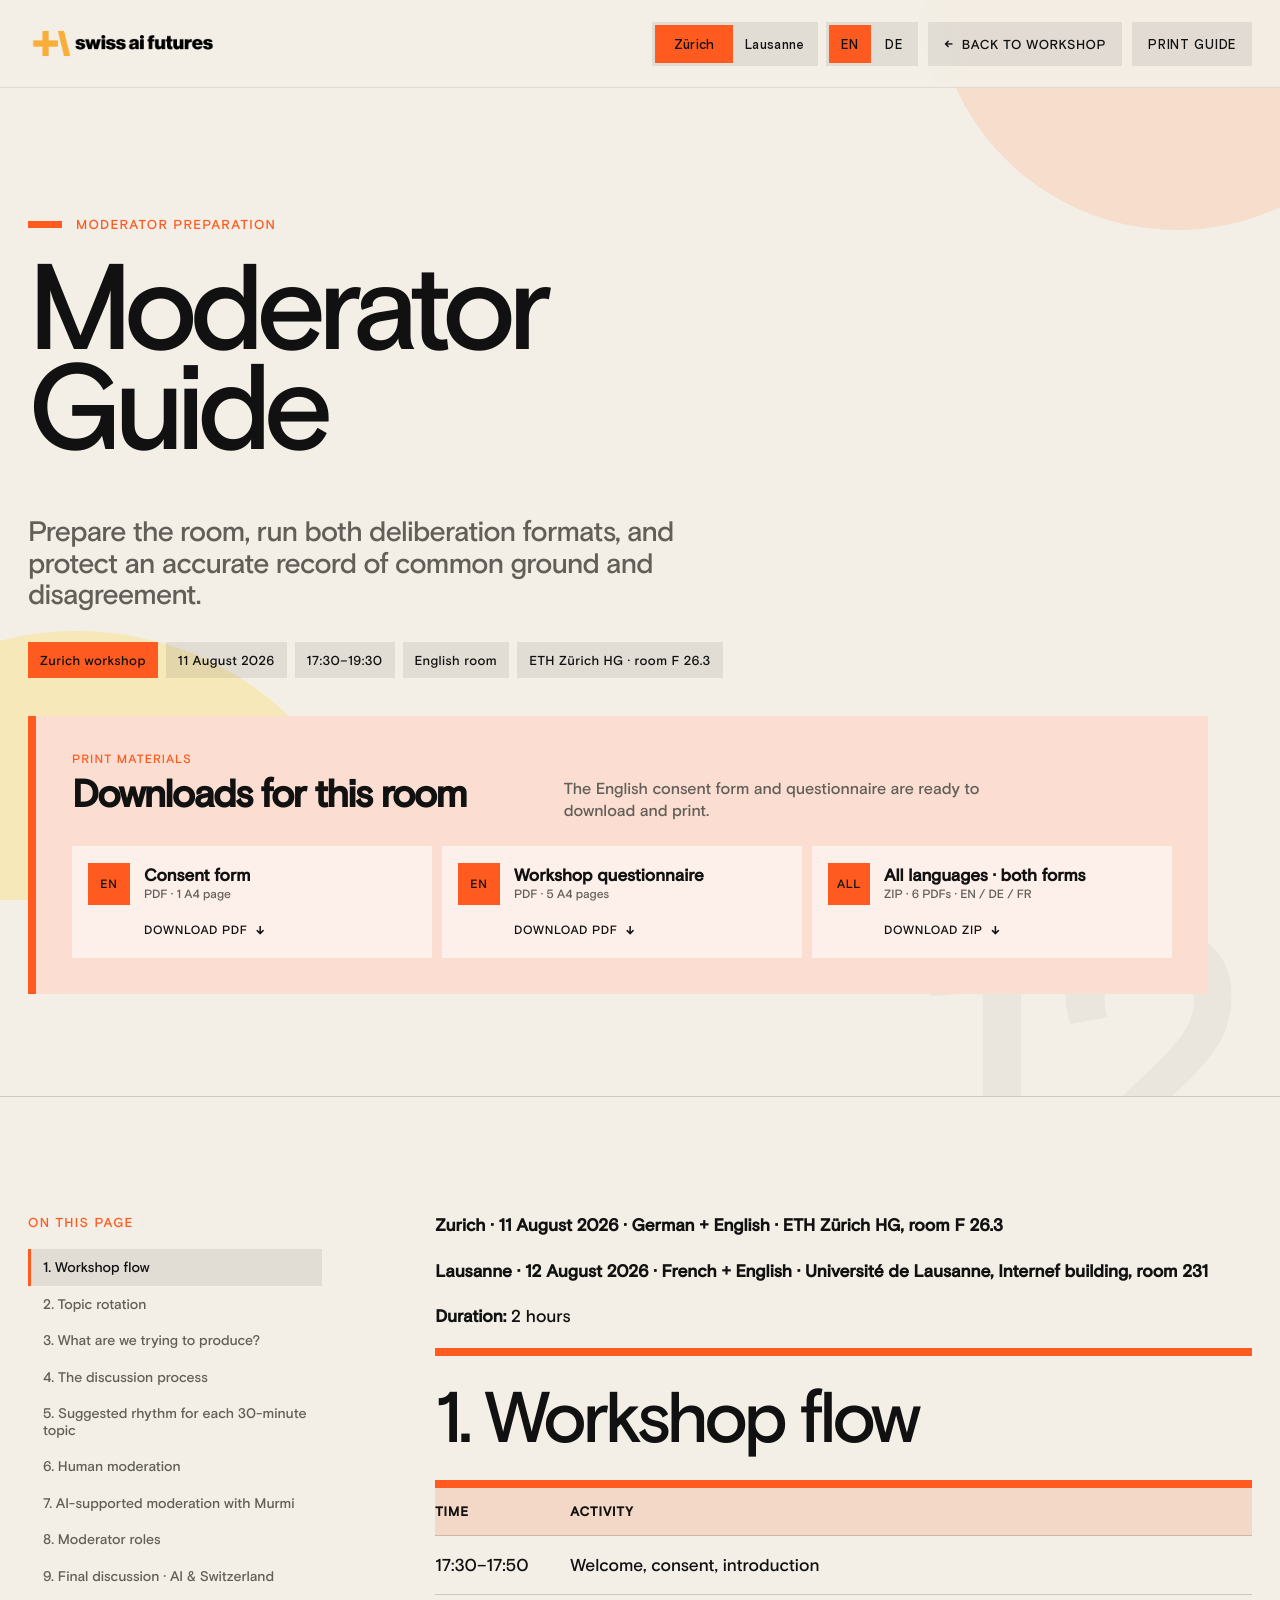
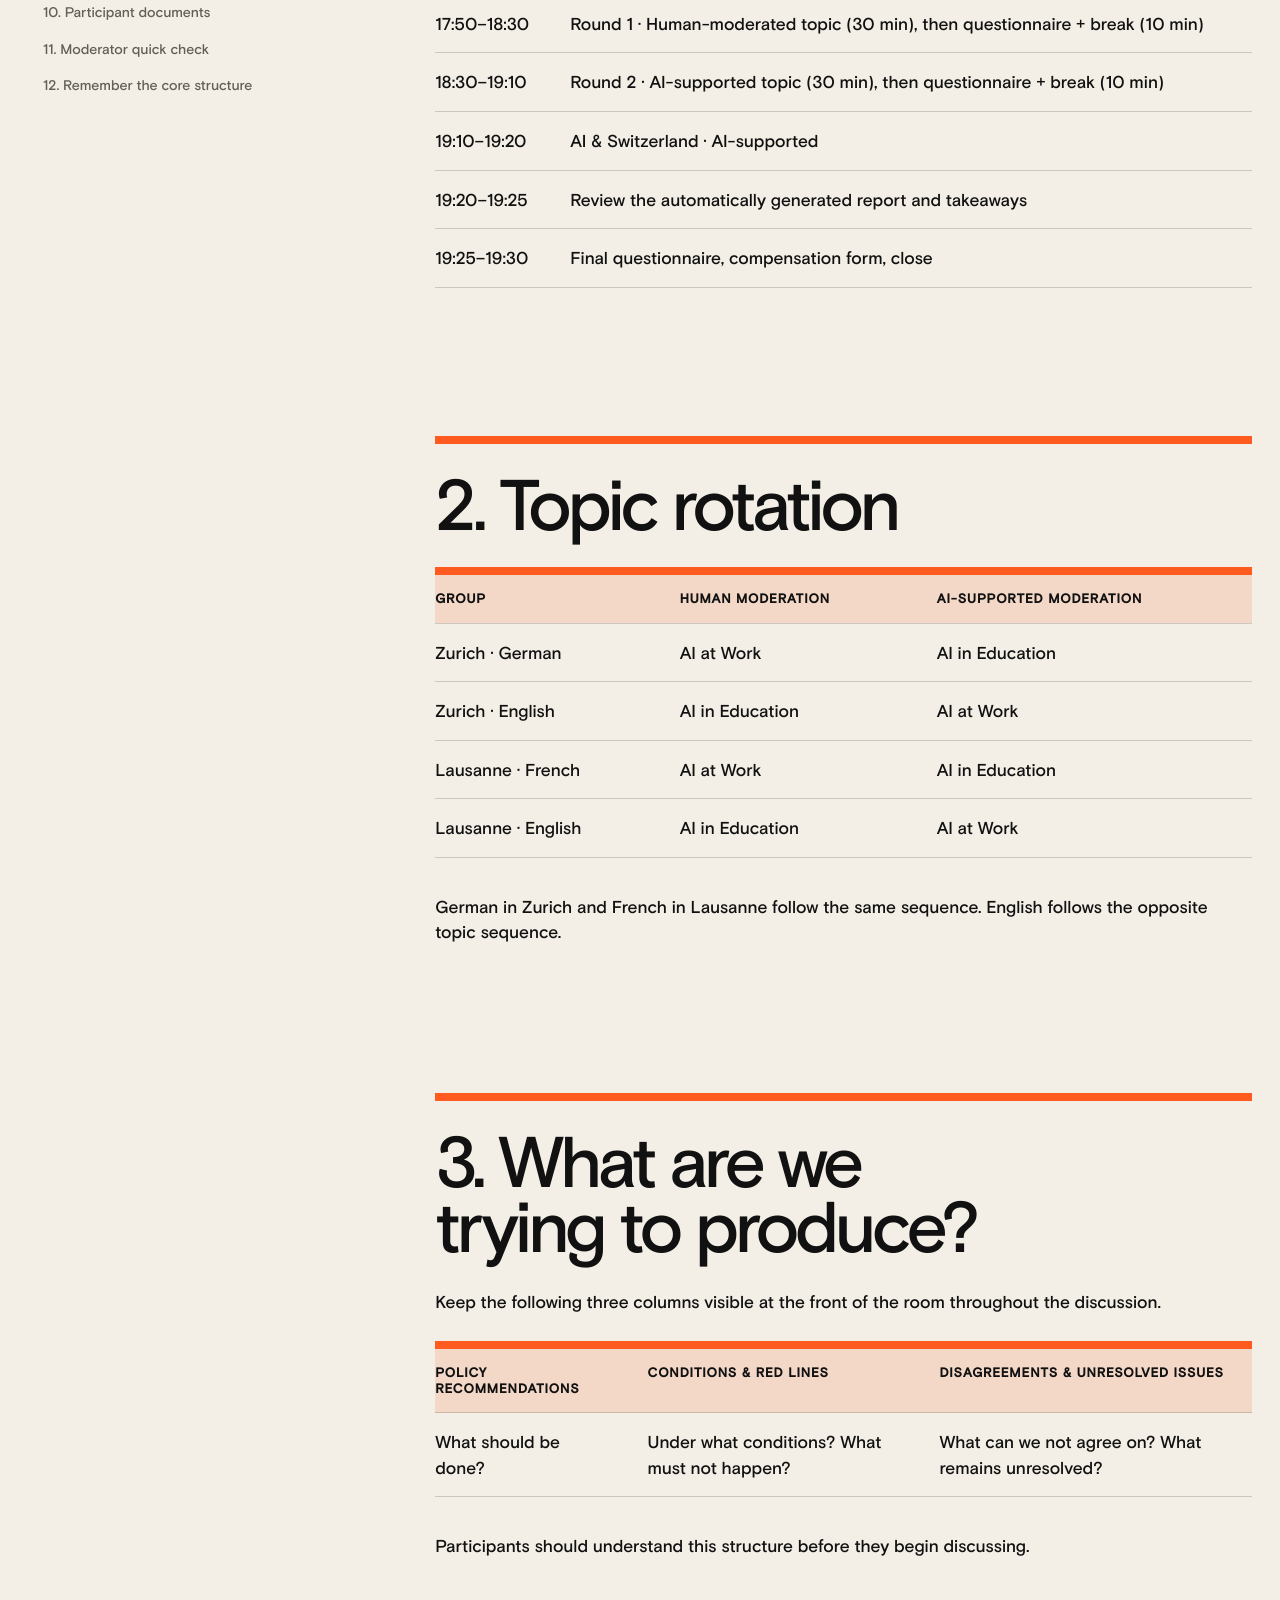
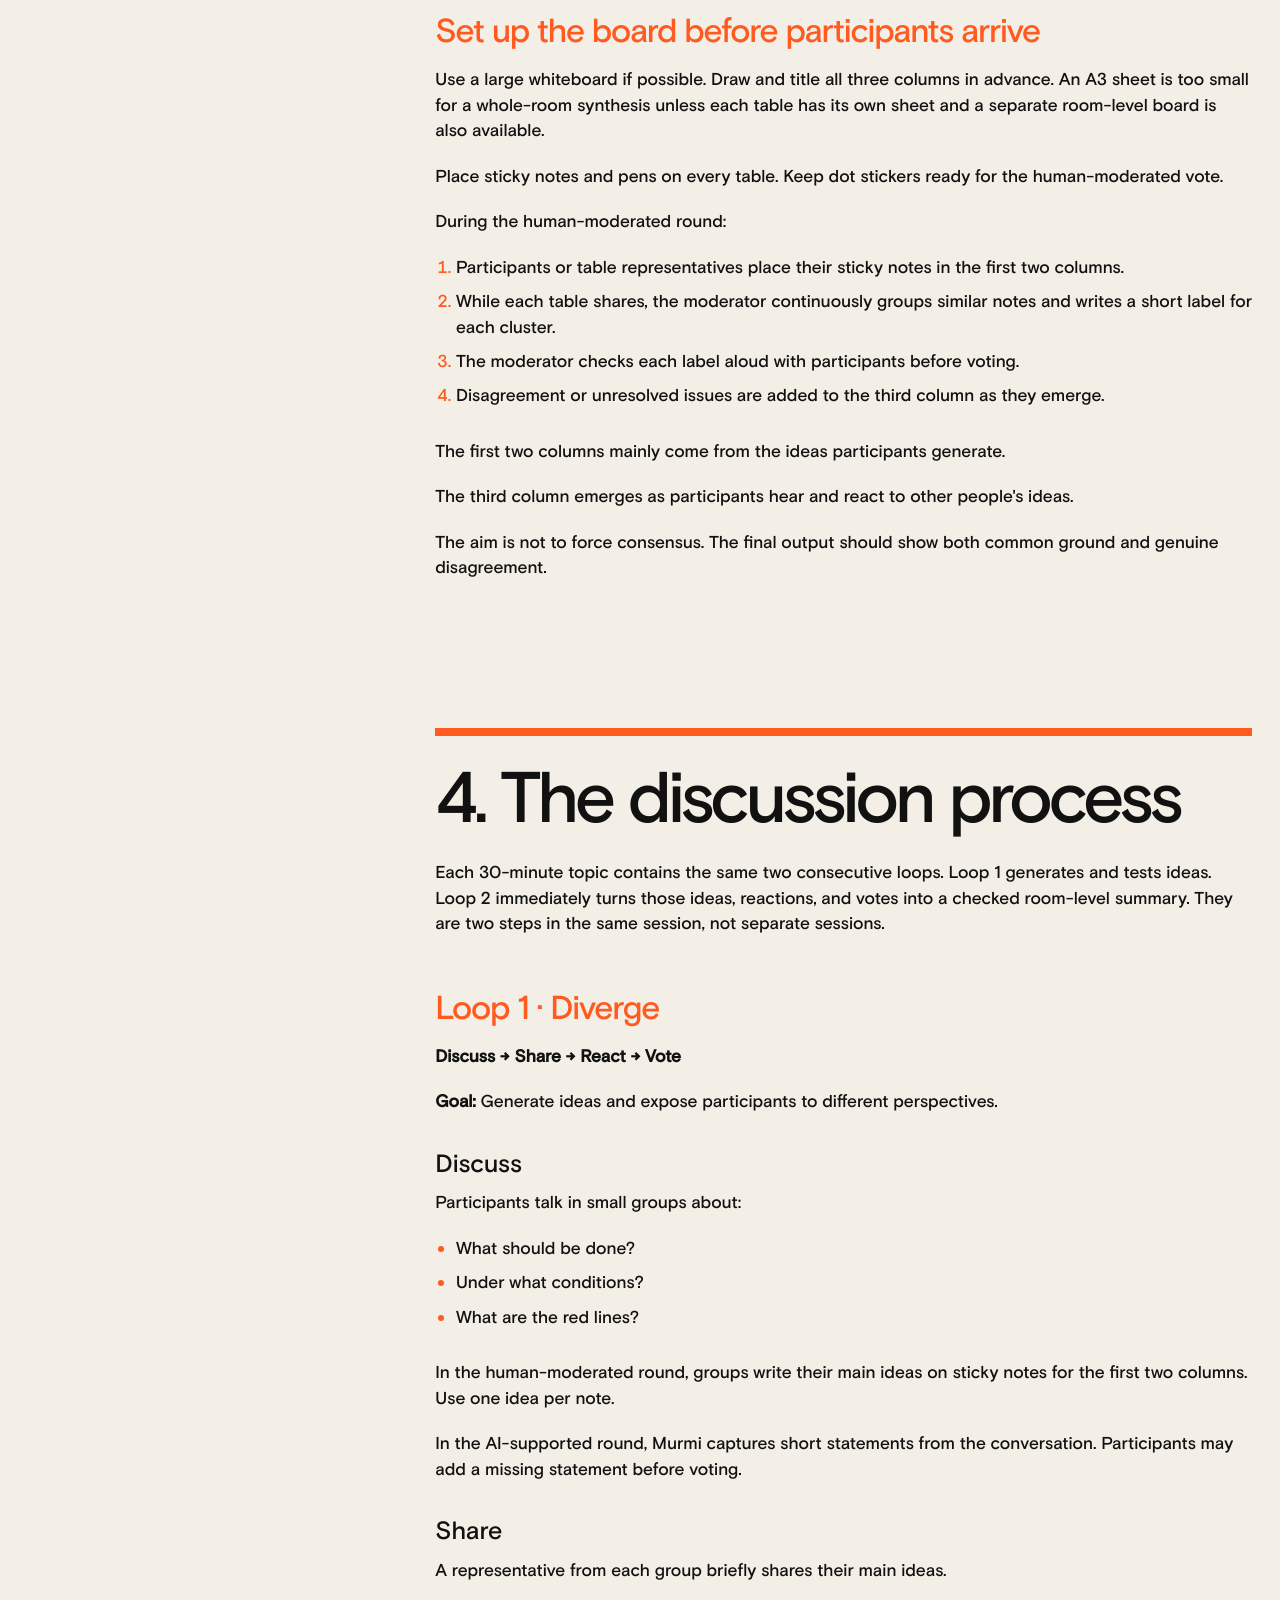
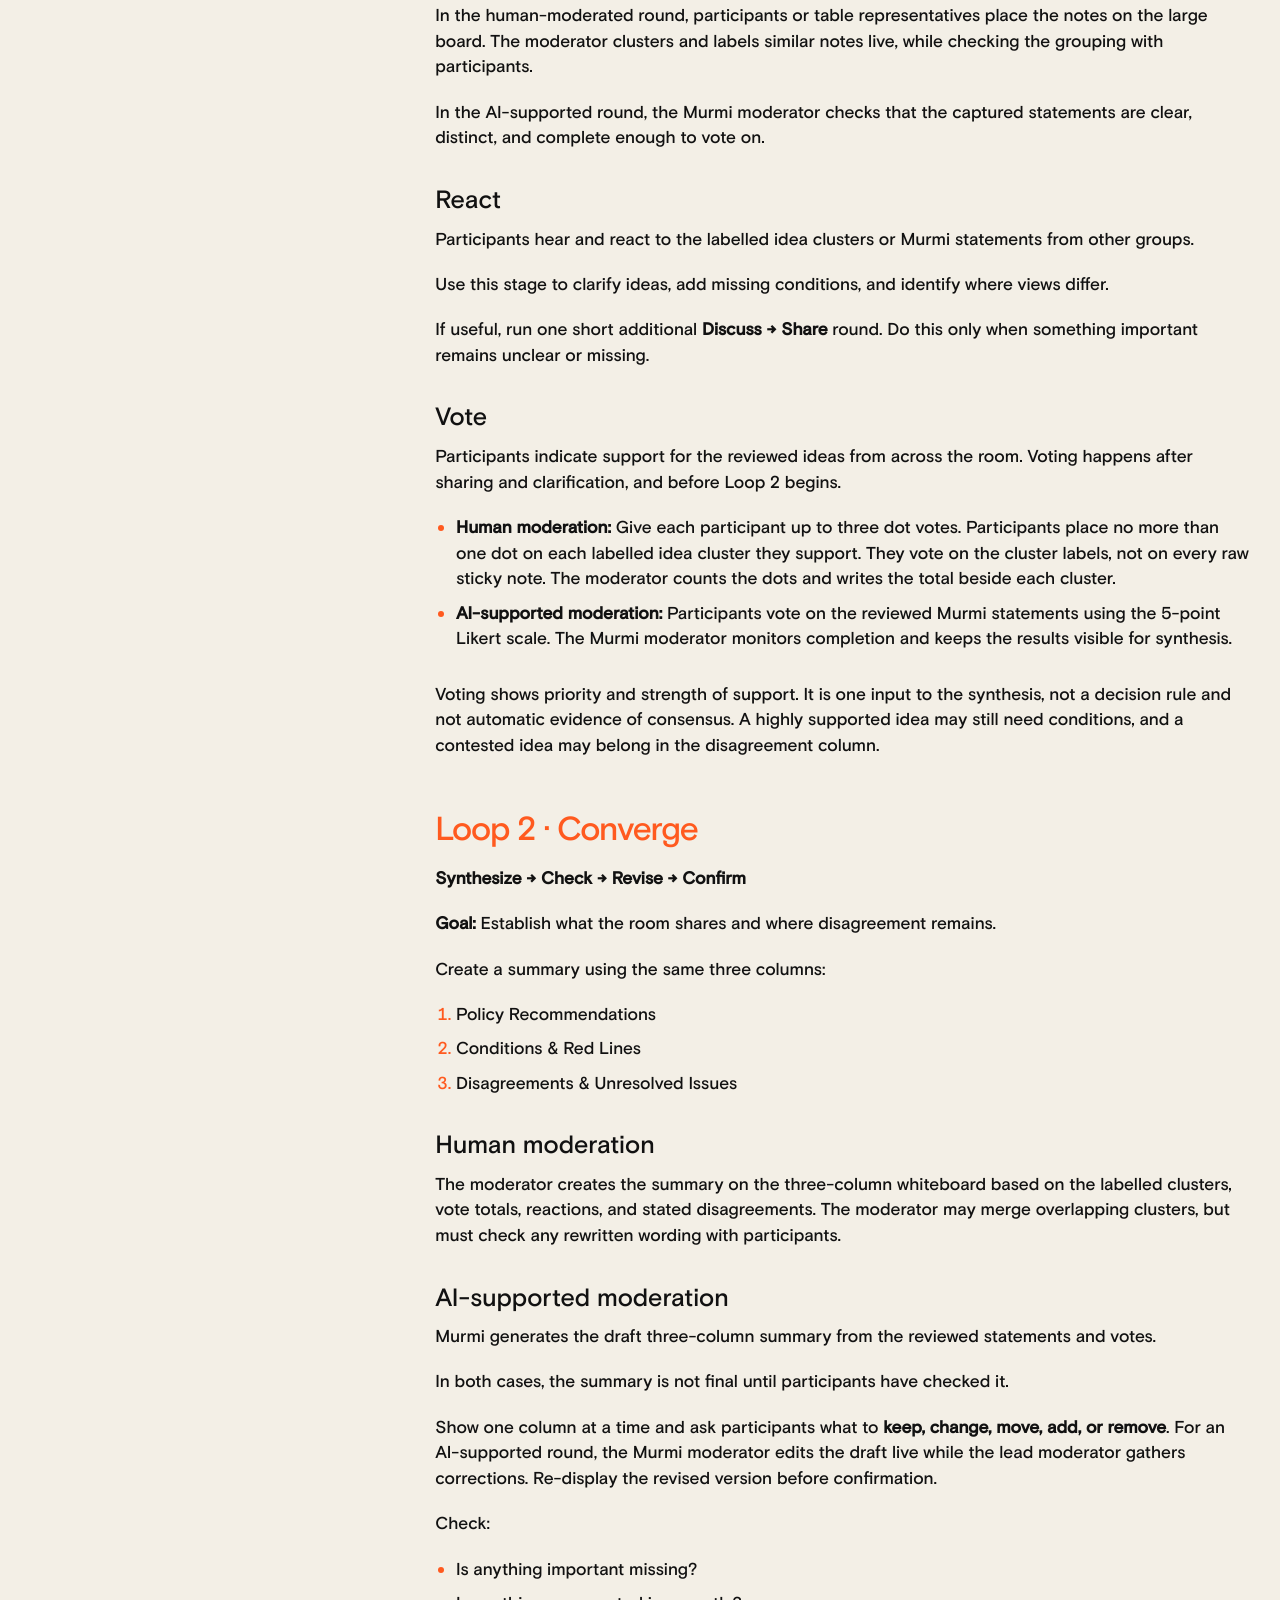
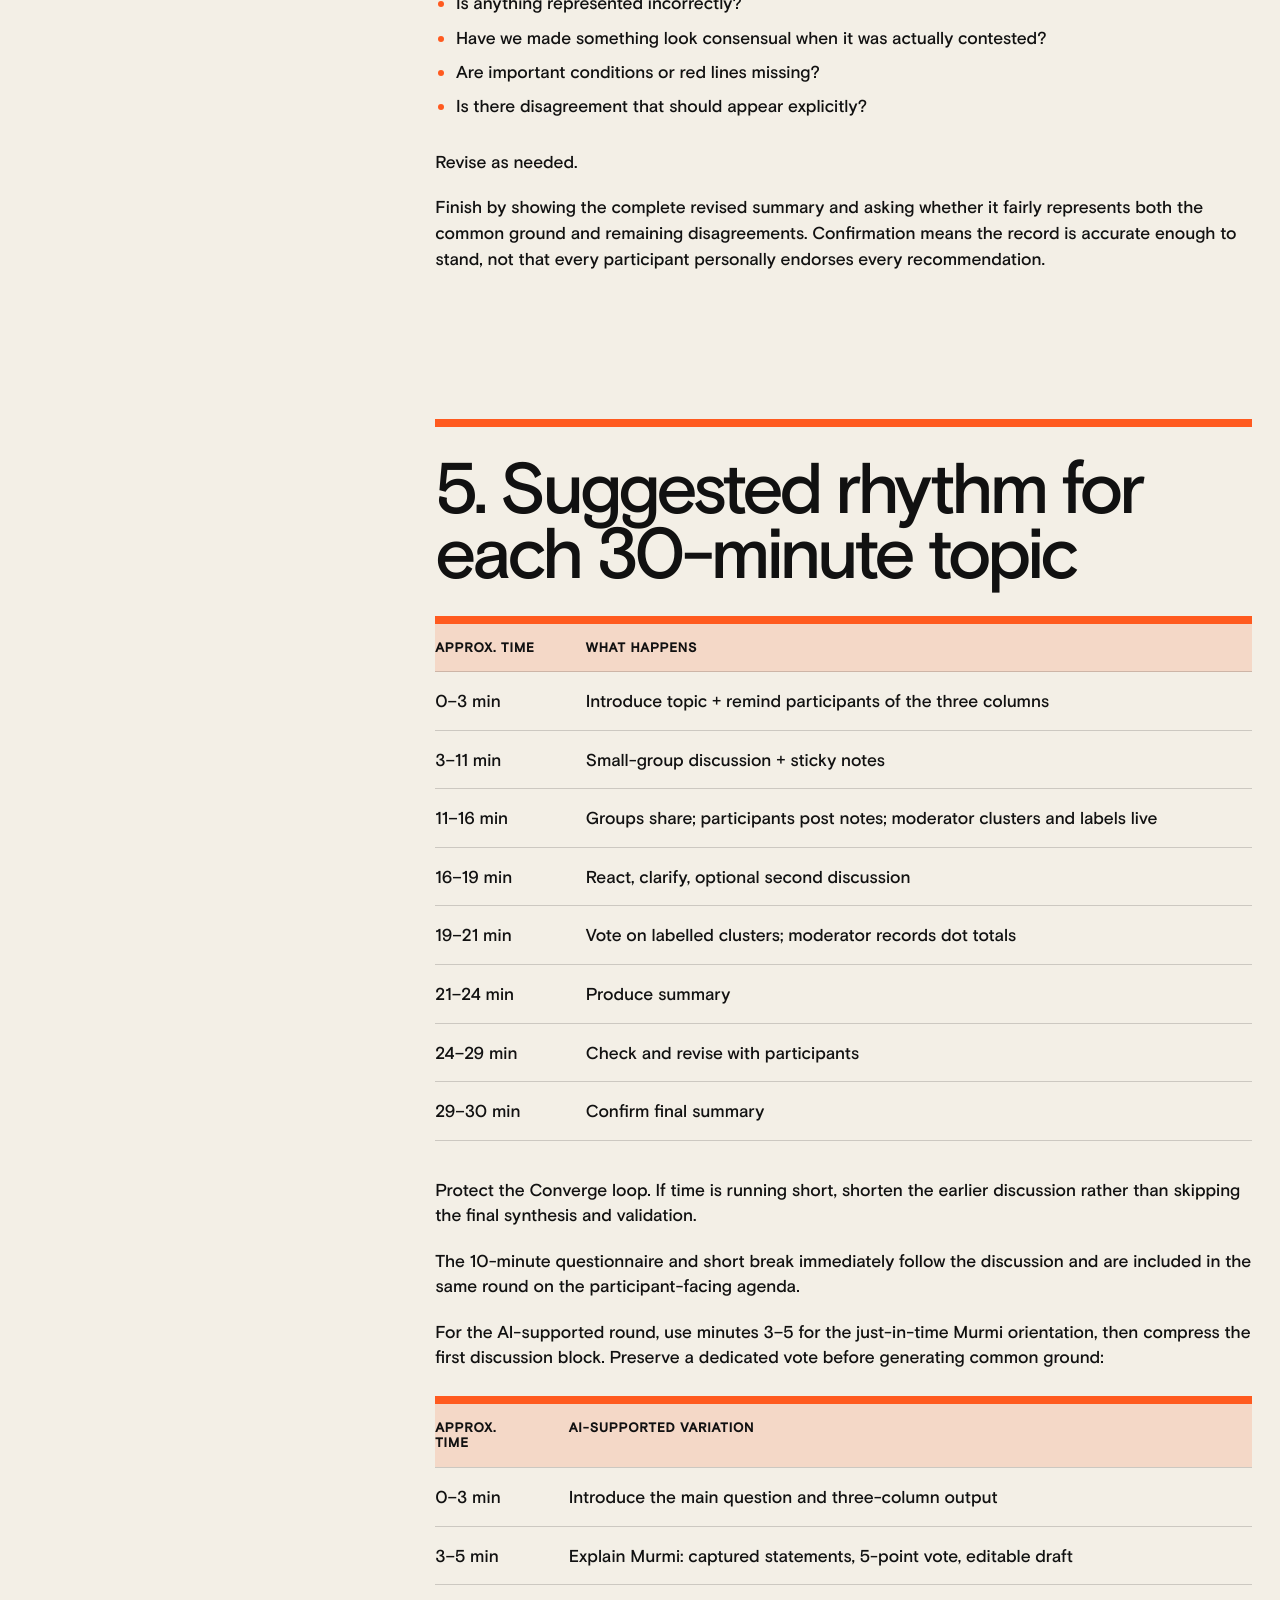
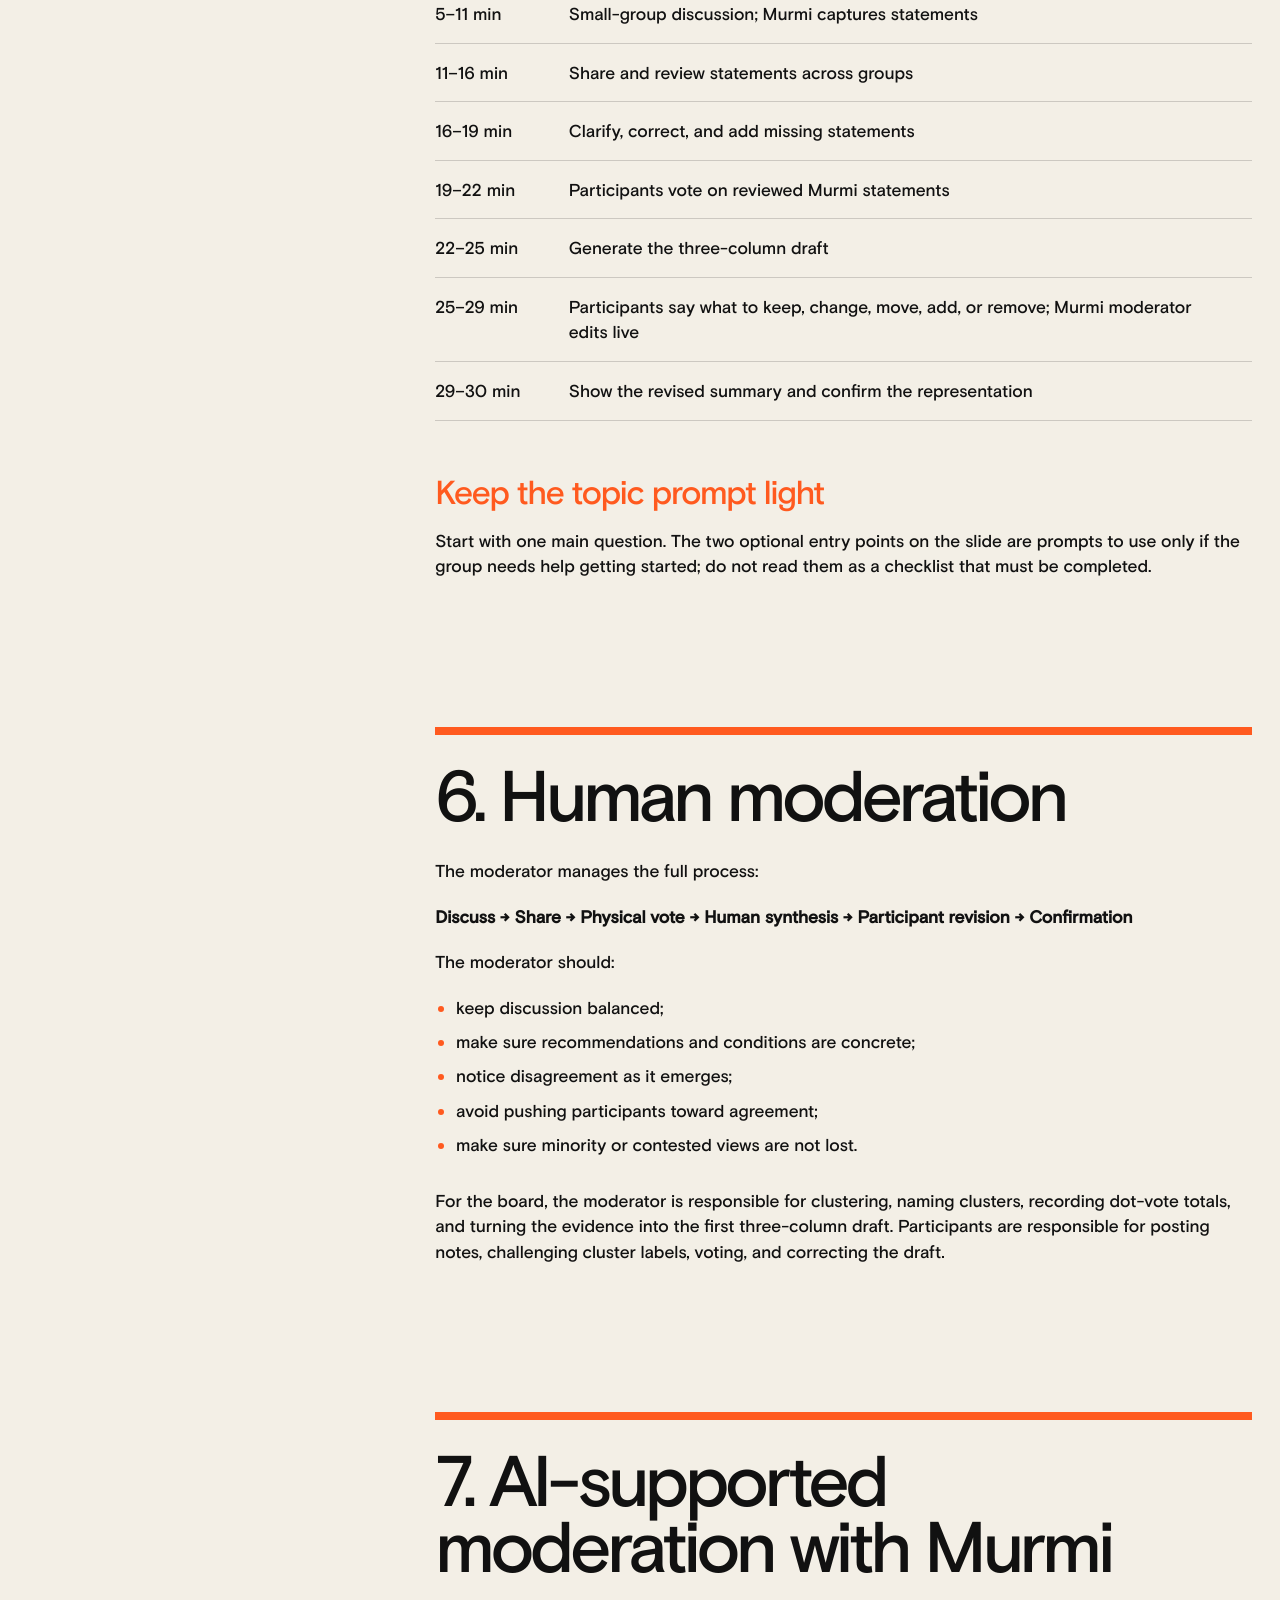
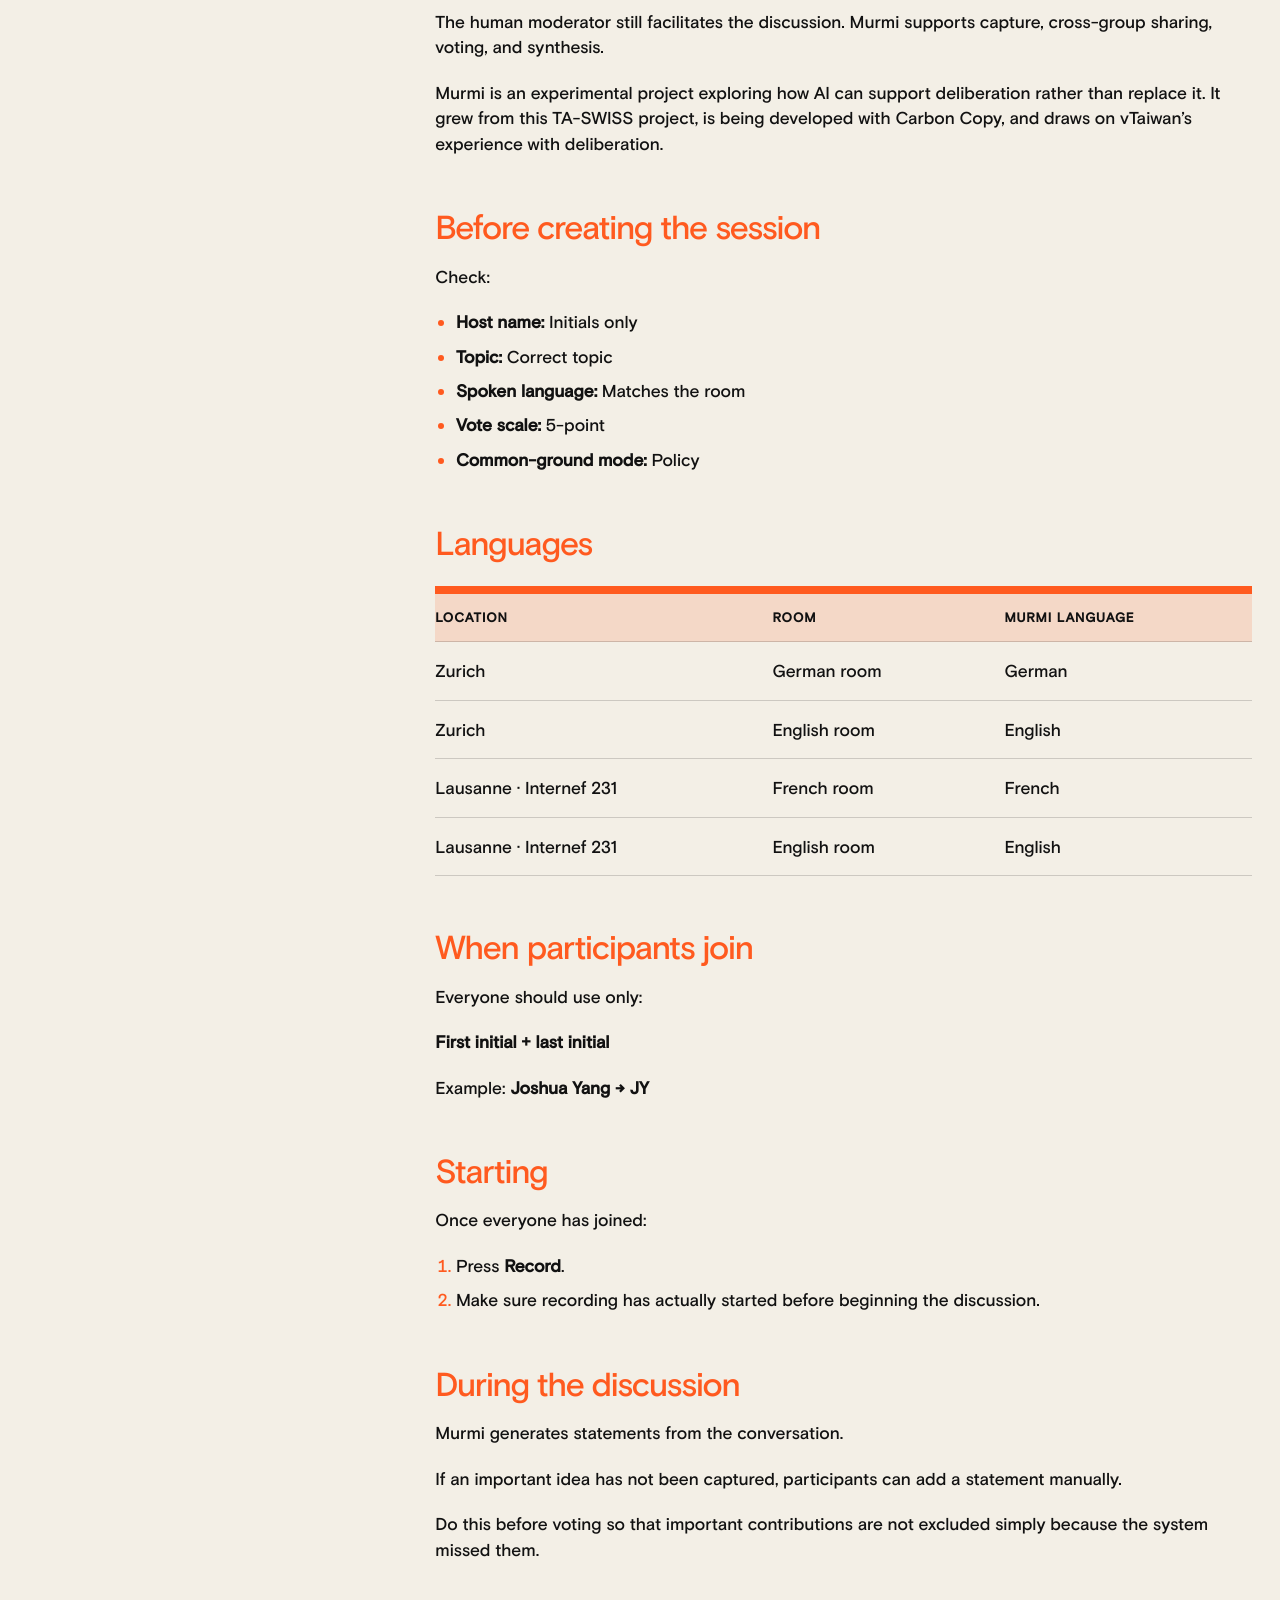
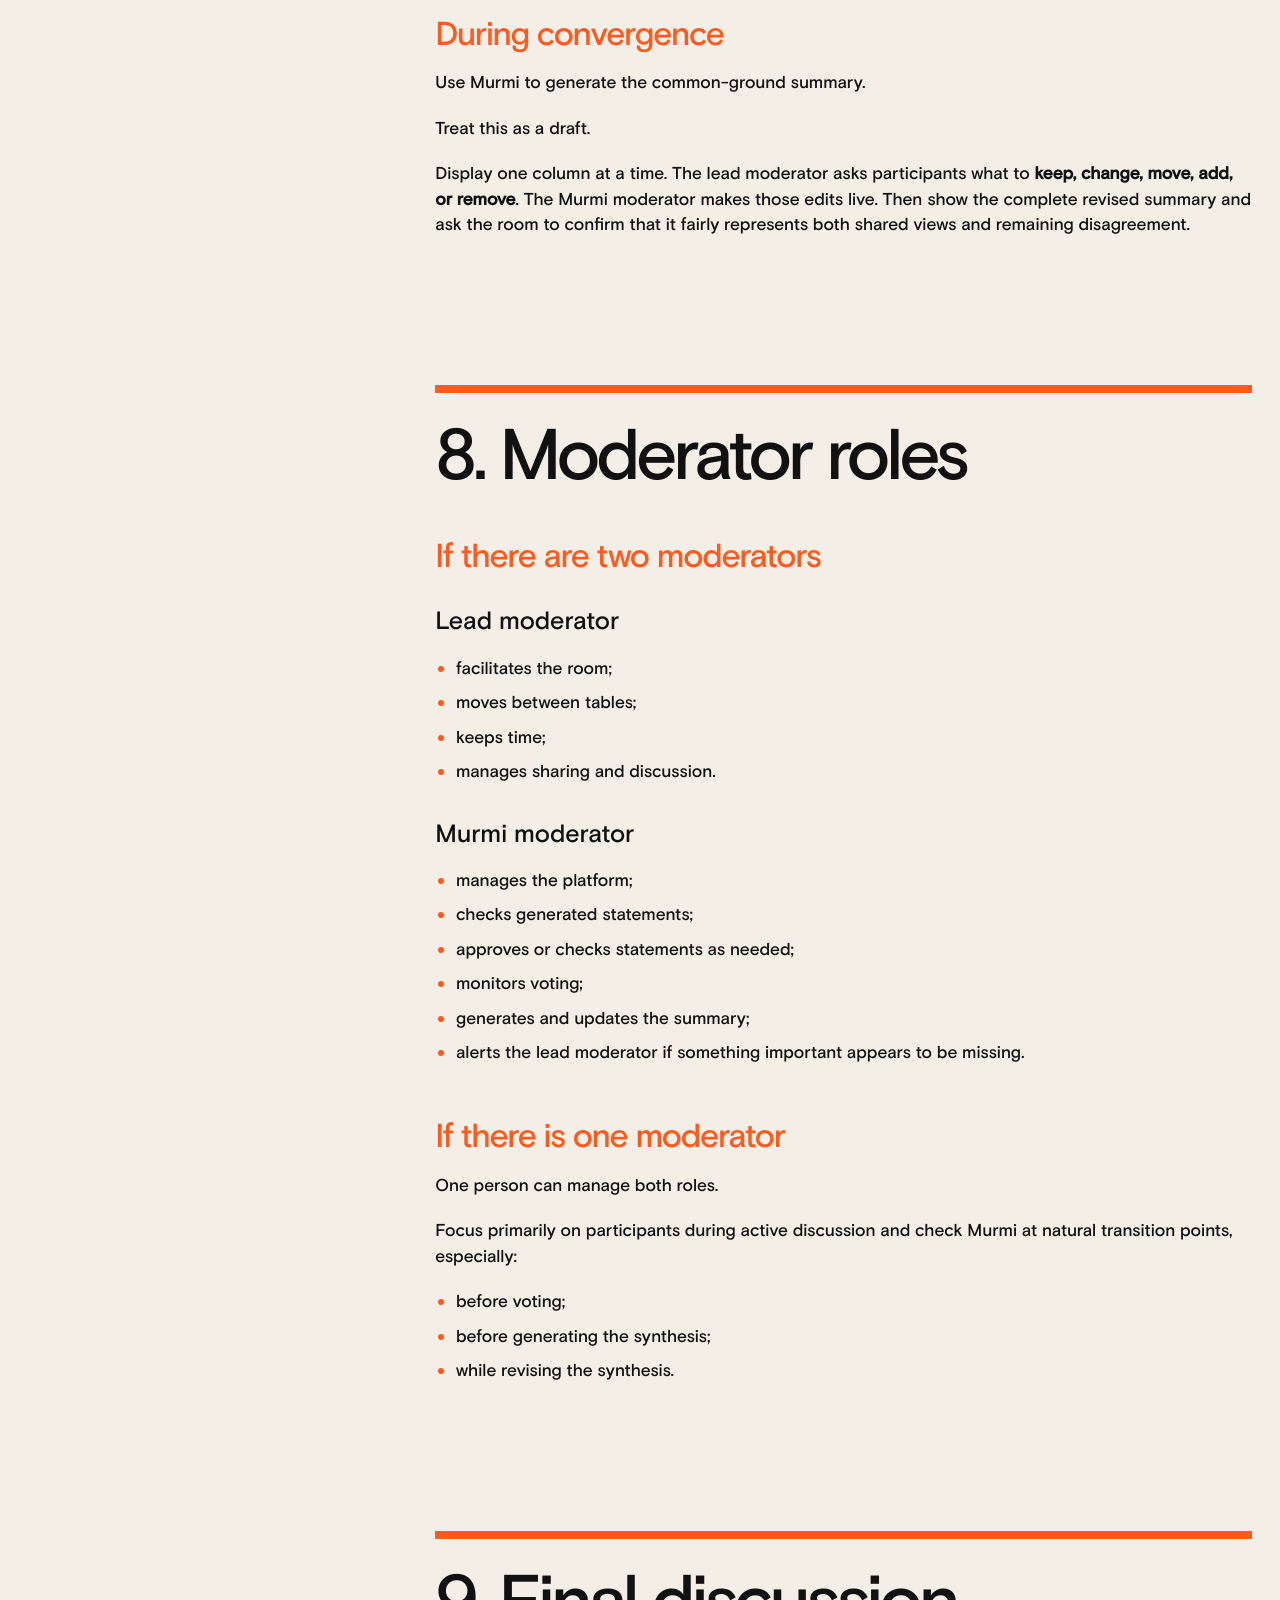
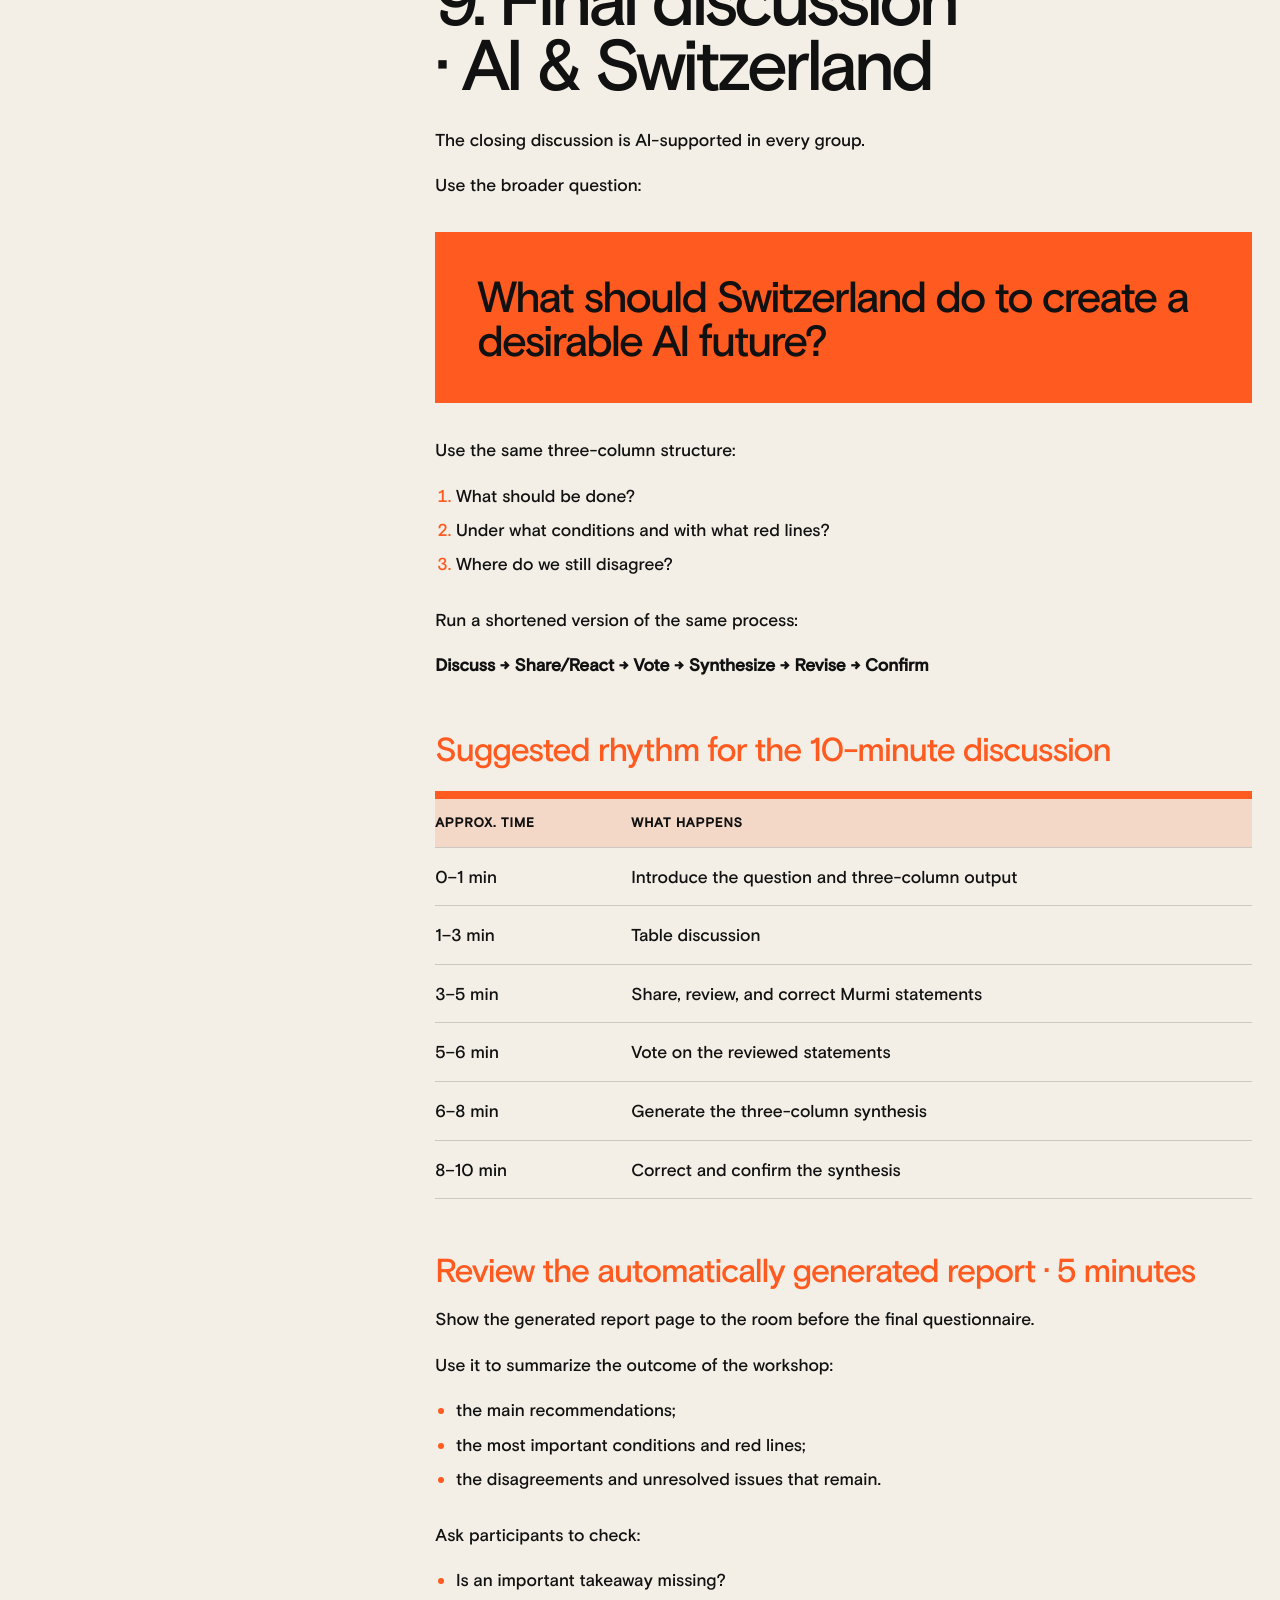
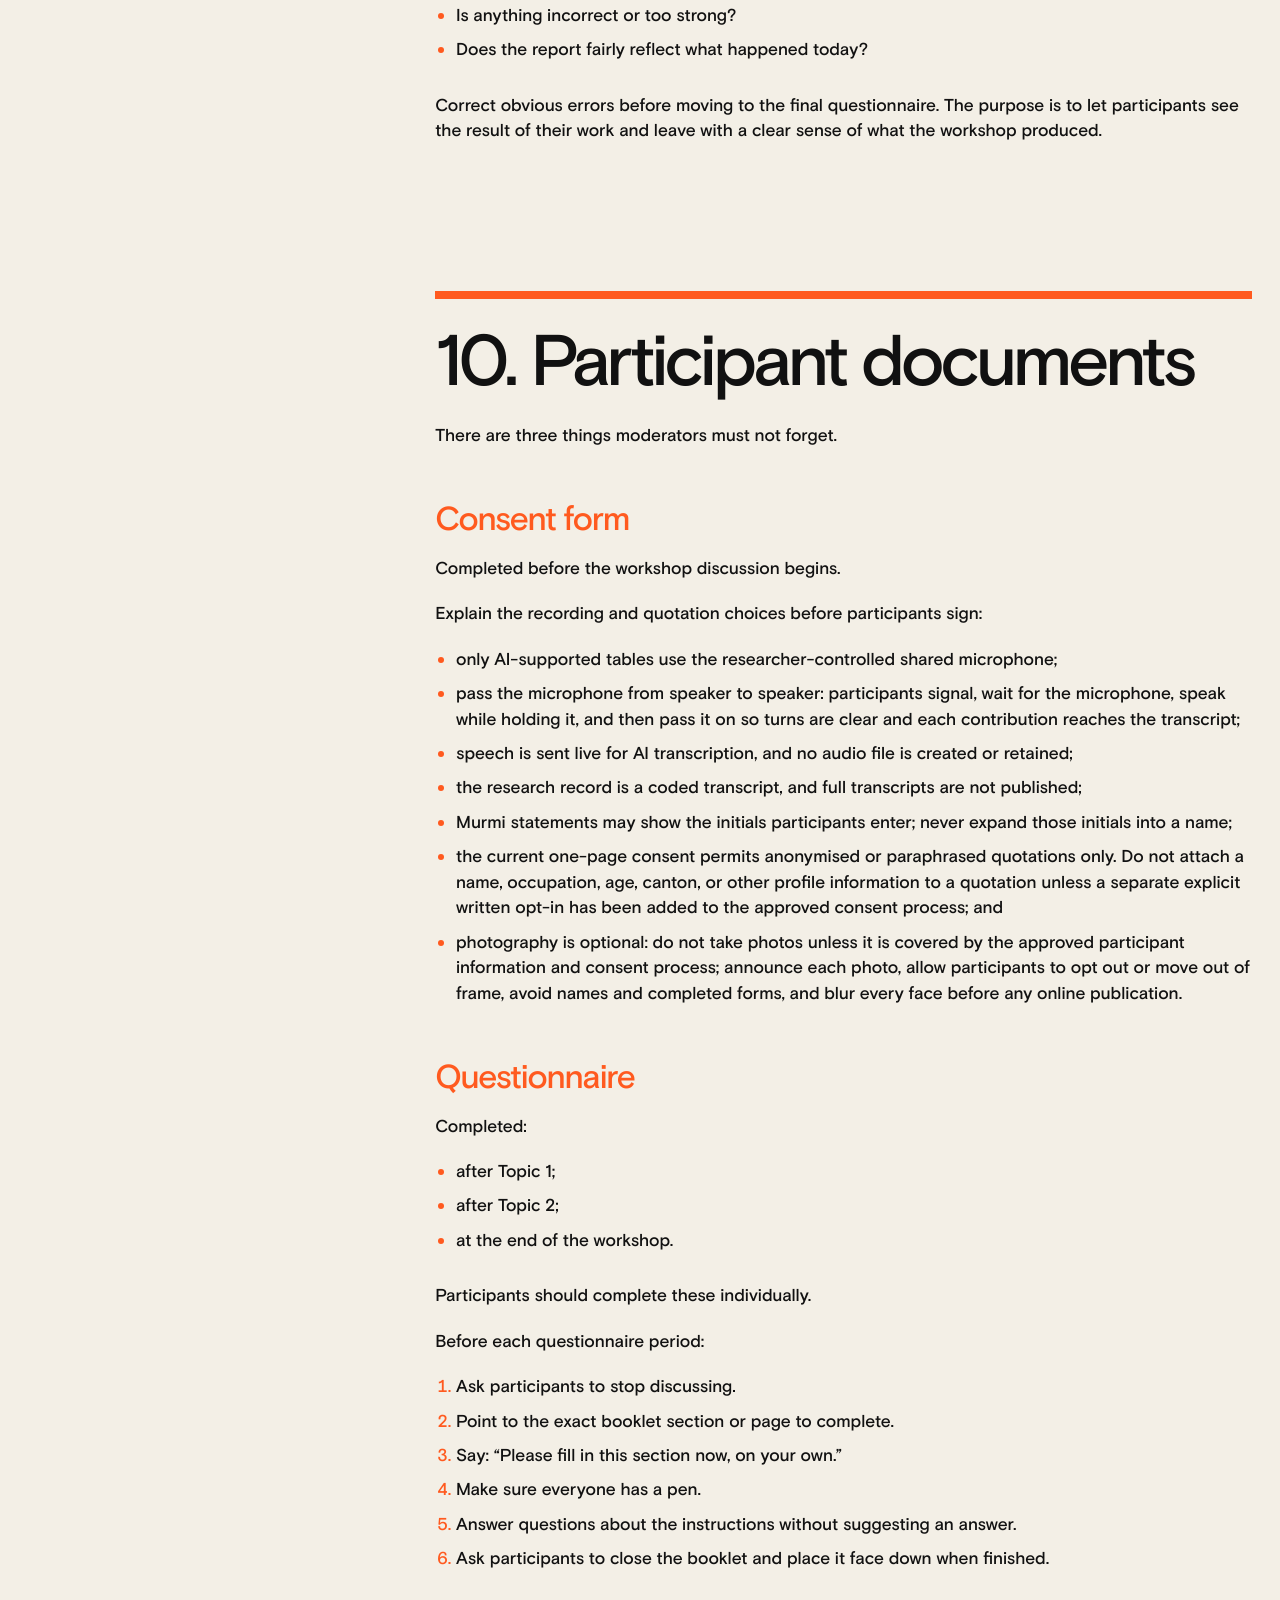
<file: workshop/moderator-guide.html>
<!doctype html>
<html lang="en">
  <head>
    <meta charset="utf-8">
    <meta name="viewport" content="width=device-width, initial-scale=1, viewport-fit=cover">
    <meta name="description" content="Preparation guide and run-of-show for Swiss AI Futures workshop moderators">
    <meta name="theme-color" content="#f3efe6">
    <title>Moderator Guide · Swiss AI Futures</title>
    <link rel="icon" type="image/png" href="../assets/images/logos/favicon.png">
    <link rel="preload" href="../assets/fonts/BasisGrotesque-Medium.woff2" as="font" type="font/woff2" crossorigin>
    <link rel="preload" href="../assets/images/logos/logo-warm-long.png" as="image">
    <link rel="stylesheet" href="moderator-guide.css?v=20260808-1">
  </head>
  <body>
    <div class="reading-progress" aria-hidden="true"><span id="reading-progress-bar"></span></div>
    <div class="ambient-field" aria-hidden="true">
      <span class="ambient-shape ambient-shape-a"></span>
      <span class="ambient-shape ambient-shape-b"></span>
    </div>

    <header class="guide-header">
      <a class="guide-brand" href="../" aria-label="Swiss AI Futures home">
        <img src="../assets/images/logos/logo-warm-long.png" alt="Swiss AI Futures" width="252" height="50">
      </a>
      <nav class="guide-actions" aria-label="Moderator guide actions">
        <div class="guide-session-switchers">
          <div class="guide-location-switcher" id="guide-location-switcher" aria-label="Workshop location"></div>
          <div class="guide-language-switcher" id="guide-language-switcher" aria-label="Workshop language"></div>
        </div>
        <a class="back-link" id="back-to-workshop" href="./">Back to workshop</a>
        <button class="print-button" type="button" id="print-guide">Print guide</button>
      </nav>
    </header>

    <main>
      <section class="guide-hero" aria-labelledby="guide-title">
        <div class="guide-hero-inner">
          <p class="guide-kicker">Moderator preparation</p>
          <h1 id="guide-title">Moderator guide</h1>
          <p class="guide-intro">Prepare the room, run both deliberation formats, and protect an accurate record of common ground and disagreement.</p>
          <div class="session-context" id="session-context" aria-label="Selected workshop session"></div>
          <section class="print-materials" id="print-materials" aria-labelledby="print-materials-title">
            <div class="print-materials-heading">
              <span id="print-materials-kicker">Print materials</span>
              <h2 id="print-materials-title">Downloads for this room</h2>
              <p id="print-materials-copy">Consent form and questionnaire, ready to print.</p>
            </div>
            <div class="material-downloads" id="material-downloads"></div>
          </section>
        </div>
      </section>

      <div class="guide-layout">
        <aside class="guide-sidebar" aria-label="On this page">
          <span class="sidebar-label">On this page</span>
          <nav id="table-of-contents"></nav>
        </aside>

        <article class="guide-content" id="guide-content" aria-live="polite">
          <div class="loading-guide" id="loading-guide">
            <span>Loading moderator guide</span>
            <strong>Swiss AI Futures</strong>
          </div>
        </article>
      </div>
    </main>

    <footer class="guide-footer">
      <img src="../assets/images/logos/logo-warm.png" alt="" width="76" height="76">
      <p>Swiss AI Futures · Moderator preparation</p>
      <a id="footer-workshop-link" href="./">Return to workshop</a>
    </footer>

    <noscript>
      <p class="noscript-guide">JavaScript is needed to display the moderator guide from its Markdown source.</p>
    </noscript>
    <script src="moderator-guide.js?v=20260811-1" defer></script>
  </body>
</html>
</file>
<file: assets/css/styles.css>
@font-face {
  font-family: "Basis Grotesque";
  src: url("../fonts/BasisGrotesque-Medium.woff2") format("woff2"),
    url("../fonts/BasisGrotesque-Medium.woff") format("woff");
  font-display: swap;
  font-style: normal;
  font-weight: 500;
}

@font-face {
  font-family: "New Cooper";
  src: url("../fonts/NewCooperBeta-Regular.woff2") format("woff2"),
    url("../fonts/NewCooperBeta-Regular.woff") format("woff");
  font-display: swap;
  font-style: normal;
  font-weight: 400;
}

:root {
  color-scheme: light;
  --bg: #ffffff;
  --paper: #ffffff;
  --paper-soft: #f4f4f4;
  --ink: #000000;
  --muted: #555555;
  --quiet: #777777;
  --line: #d9d9d9;
  --line-strong: #000000;
  --red: #000000;
  --green: #000000;
  --green-dark: #000000;
  --blue: #555555;
  --max: 1180px;
  --radius: 6px;
  --radius-sm: 4px;
  --surface: #ffffff;
  --surface-strong: #ffffff;
  --surface-accent: #f4f4f4;
  --section-tint: #ffffff;
  --section-tint-alt: #ffffff;
  --rule: 1px solid var(--line);
  --rule-strong: 2px solid var(--ink);
  --rule-accent: 2px solid var(--red);
  --page-overlay: none;
  --header-bg: rgba(255, 255, 255, 0.94);
  --theme-toggle-bg: rgba(0, 0, 0, 0.04);
  --theme-toggle-bg-hover: rgba(0, 0, 0, 0.08);
  --space-card: 20px;
  --space-xs: 8px;
  --space-sm: 12px;
  --space-grid: 20px;
  --space-section: clamp(60px, 7vw, 96px);
  --font-sans: "Basis Grotesque", "Neue Haas Grotesk Text Pro", "Neue Haas Grotesk Text", "Neue Haas Grotesk",
    "Helvetica Neue", Helvetica, Arial, ui-sans-serif, system-ui, sans-serif;
  --font-display: "Basis Grotesque", "Neue Haas Grotesk Display Pro", "Neue Haas Grotesk Display",
    "Neue Haas Grotesk", var(--font-sans);
  --type-micro: 0.88rem;
  --type-small: 0.95rem;
  --type-body: 1.08rem;
  --type-body-lg: 1.14rem;
}

[data-theme="light"] {
  color-scheme: light;
  --bg: #ffffff;
  --paper: #ffffff;
  --paper-soft: #f4f4f4;
  --ink: #000000;
  --muted: #555555;
  --quiet: #777777;
  --line: #d9d9d9;
  --line-strong: #000000;
  --red: #000000;
  --green: #000000;
  --green-dark: #000000;
  --blue: #555555;
  --surface: #ffffff;
  --surface-strong: #ffffff;
  --surface-accent: #f4f4f4;
  --section-tint: #ffffff;
  --section-tint-alt: #ffffff;
  --rule: 1px solid var(--line);
  --rule-strong: 2px solid var(--ink);
  --rule-accent: 2px solid var(--red);
  --page-overlay: none;
  --header-bg: rgba(255, 255, 255, 0.94);
  --theme-toggle-bg: rgba(0, 0, 0, 0.04);
  --theme-toggle-bg-hover: rgba(0, 0, 0, 0.08);
}

* {
  box-sizing: border-box;
}

html {
  scroll-behavior: smooth;
  background: var(--bg);
}

body {
  margin: 0;
  min-height: 100vh;
  color: var(--ink);
  background: var(--bg);
  font-family: var(--font-sans);
  font-feature-settings: "kern" 1, "liga" 1;
  -webkit-font-smoothing: antialiased;
  text-rendering: geometricPrecision;
  line-height: 1.5;
  overflow-x: hidden;
}

body::before {
  content: "";
  position: fixed;
  inset: 0;
  z-index: -1;
  pointer-events: none;
  background: var(--page-overlay);
}

a {
  color: inherit;
  text-underline-offset: 3px;
  text-decoration-thickness: 2px;
}

img {
  display: block;
  max-width: 100%;
}

button,
a {
  -webkit-tap-highlight-color: transparent;
}

button {
  font: inherit;
}

::selection {
  color: var(--paper);
  background: var(--red);
}

.scroll-progress {
  position: fixed;
  left: 0;
  top: 0;
  z-index: 40;
  width: 100%;
  height: 2px;
  background: var(--red);
  transform: scaleX(0);
  transform-origin: left center;
}

.map-field {
  --map-opacity: 0.055;
  --map-x: 0px;
  --map-y: 0px;
  --map-scale: 1.02;
  --map-rotate: -2deg;
  --map-spot-x: 62%;
  --map-spot-y: 44%;
  position: fixed;
  inset: 0;
  z-index: 0;
  overflow: hidden;
  pointer-events: none;
  opacity: var(--map-opacity);
  -webkit-mask-image: radial-gradient(
    ellipse at var(--map-spot-x) var(--map-spot-y),
    #000 0 34%,
    rgba(0, 0, 0, 0.55) 56%,
    transparent 84%
  );
  mask-image: radial-gradient(
    ellipse at var(--map-spot-x) var(--map-spot-y),
    #000 0 34%,
    rgba(0, 0, 0, 0.55) 56%,
    transparent 84%
  );
}

.map-field img {
  position: absolute;
  left: calc(50% + 380px);
  top: 50%;
  width: min(132vw, 1760px);
  max-width: none;
  height: auto;
  transform: translate3d(calc(-50% + var(--map-x)), calc(-50% + var(--map-y)), 0)
    rotate(var(--map-rotate)) scale(var(--map-scale));
  transform-origin: center;
  filter: saturate(0.7) contrast(0.86) brightness(1.05);
  mix-blend-mode: multiply;
  will-change: transform;
}

.site-header,
main,
.site-footer {
  position: relative;
  z-index: 1;
}

.skip-link {
  position: fixed;
  left: 1rem;
  top: 1rem;
  z-index: 50;
  transform: translateY(-180%);
  padding: 0.65rem 0.85rem;
  color: var(--paper);
  background: var(--ink);
  border-radius: 0;
  font-weight: 800;
  transition: transform 180ms ease;
}

.skip-link:focus {
  transform: translateY(0);
}

.date-announcement {
  width: min(calc(100% - 40px), var(--max));
  margin: 14px auto 0;
  padding: 12px 0 14px;
  display: flex;
  gap: 14px;
  align-items: flex-start;
  color: var(--ink);
  background: var(--bg);
  border-top: var(--rule-strong);
  border-bottom: var(--rule);
}

.date-announcement strong {
  flex: 0 0 auto;
  padding: 0.22rem 0.38rem;
  color: var(--paper);
  background: var(--red);
  font-size: var(--type-micro);
  font-weight: 700;
  line-height: 1.2;
  text-transform: uppercase;
}

.date-announcement span {
  min-width: 0;
  font-size: var(--type-small);
  font-weight: 400;
  line-height: 1.34;
}

.site-header {
  position: sticky;
  top: 0;
  z-index: 30;
  width: min(calc(100% - 40px), var(--max));
  margin: 0 auto;
  padding: 12px 0;
  display: grid;
  grid-template-columns: auto minmax(0, 1fr) auto;
  gap: clamp(16px, 2vw, 24px);
  align-items: center;
  background: var(--header-bg);
  border-bottom: var(--rule);
  backdrop-filter: blur(14px);
}

.brand {
  min-width: 0;
  display: inline-flex;
  align-items: center;
  gap: var(--space-sm);
  text-decoration: none;
}

.brand-wordmark {
  width: clamp(178px, 15vw, 210px);
  height: auto;
  flex: 0 0 auto;
}

.nav-links {
  display: flex;
  justify-content: center;
  gap: clamp(14px, 1.55vw, 22px);
  min-width: 0;
}

.nav-links a,
.header-cta {
  min-height: 34px;
  display: inline-flex;
  align-items: center;
  justify-content: center;
  text-decoration: none;
  font-size: var(--type-small);
  font-weight: 700;
}

.nav-links a {
  padding: 0;
  color: var(--muted);
  white-space: nowrap;
}

.nav-links a:hover,
.nav-links a:focus-visible {
  color: var(--ink);
}

.header-cta {
  padding: 0.46rem 0.78rem;
  color: var(--ink);
  background: transparent;
  border: var(--rule-strong);
  border-radius: 0;
  white-space: nowrap;
}

.header-actions {
  display: flex;
  align-items: center;
  justify-content: flex-end;
  gap: 12px;
  min-width: 0;
}

.language-switcher {
  display: inline-flex;
  align-items: center;
  gap: 4px;
}

.language-switcher a {
  min-width: 34px;
  min-height: 34px;
  padding: 0;
  color: var(--muted);
  background: transparent;
  border: 0;
  border-radius: 0;
  display: inline-flex;
  align-items: center;
  justify-content: center;
  font-size: var(--type-micro);
  font-weight: 700;
  text-decoration: none;
}

.language-switcher a:hover,
.language-switcher a:focus-visible,
.language-switcher a[aria-current="page"] {
  color: var(--ink);
  box-shadow: inset 0 -2px 0 var(--red);
}

.header-cta:hover,
.header-cta:focus-visible {
  color: var(--paper);
  background: var(--ink);
}

.section {
  position: relative;
  isolation: isolate;
  width: min(calc(100% - 40px), var(--max));
  margin: 0 auto;
  padding: var(--space-section) 0;
  scroll-margin-top: 110px;
}

.section::before {
  content: "";
  position: absolute;
  inset: 0 calc((100% - 100vw) / 2);
  z-index: -1;
  display: none;
  pointer-events: none;
  background: var(--section-tint);
  border-top: var(--rule);
  border-bottom: var(--rule);
}

.instruction-section::before,
.workshop-section::before,
.share-section::before,
.app-section::before,
.privacy-section::before,
.people-section::before {
  display: block;
}

.faq-section::before {
  display: block;
  background: var(--section-tint-alt);
}

.hero {
  width: min(calc(100% - 40px), 860px);
  min-height: 0;
  display: grid;
  grid-template-columns: minmax(0, 1fr);
  gap: 34px;
  align-items: start;
  padding-top: clamp(58px, 7vw, 88px);
  padding-bottom: 54px;
}

.hero-copy,
.hero-entry,
.section-copy,
.section-heading,
.instruction-stepper,
.instruction-shot,
.download-copy,
.download-panel,
.signup-panel,
.app-preview,
.hero-pattern,
.workshop-hero-panel {
  min-width: 0;
}

.hero-copy {
  max-width: 100%;
}

.hero-pattern {
  align-self: start;
  padding-top: 42px;
}

.hero-pattern-grid {
  --hero-pattern-rule-size: 24px;
  width: min(100%, 450px);
  margin-left: auto;
  display: grid;
  grid-template-columns: 54px minmax(0, 1fr);
  gap: 0 20px;
  align-items: end;
  border-bottom: var(--rule);
}

.hero-pattern-rule {
  display: block;
  background: var(--ink);
}

.hero-pattern-rule-red {
  grid-column: 1 / -1;
  height: var(--hero-pattern-rule-size);
  margin-bottom: 30px;
  background: var(--red);
}

.hero-pattern-rule-ink {
  grid-column: 1 / -1;
  height: var(--hero-pattern-rule-size);
  margin-top: 30px;
}

.hero-pattern-index,
.hero-pattern-word {
  display: block;
  font-family: "Neue Haas Grotesk Display Black", "Neue Haas Grotesk Text Black",
    "Neue Haas Grotesk Display Pro", "Neue Haas Grotesk Display",
    "Neue Haas Grotesk", var(--font-display);
  font-weight: 950;
  text-transform: uppercase;
}

.hero-pattern-index {
  color: var(--red);
  font-size: 1.1rem;
  line-height: 1;
  padding: 0 0 16px;
  border-bottom: 12px solid var(--red);
}

.hero-pattern-word {
  color: var(--ink);
  font-size: clamp(2.85rem, 3.7vw, 4.35rem);
  line-height: 0.82;
  letter-spacing: 0;
  padding: 0 0 16px;
  border-bottom: var(--rule);
  white-space: nowrap;
}

.hero-pattern-word:first-of-type {
  color: var(--red);
  font-size: clamp(4.4rem, 5.8vw, 6.3rem);
}

.eyebrow {
  margin: 0 0 16px;
  color: var(--red);
  font-size: var(--type-micro);
  font-weight: 700;
  letter-spacing: 0;
  text-transform: uppercase;
}

h1,
h2,
h3,
p {
  margin-top: 0;
  overflow-wrap: break-word;
}

h1,
h2 {
  font-family: var(--font-display);
}

h1 {
  max-width: 760px;
  margin-bottom: 34px;
  font-size: clamp(3.35rem, 5.2vw, 4.7rem);
  line-height: 1;
  letter-spacing: 0;
  font-weight: 700;
}

h2 {
  margin-bottom: 18px;
  font-size: clamp(2rem, 3.8vw, 3.65rem);
  line-height: 1.02;
  letter-spacing: 0;
  font-weight: 700;
}

h3 {
  margin-bottom: 10px;
  font-size: var(--type-body);
  line-height: 1.25;
  letter-spacing: 0;
}

.mobile-line {
  display: inline;
}

.hero-text,
.section-copy p,
.section-heading p,
.download-copy p {
  max-width: 700px;
  color: var(--muted);
  font-size: var(--type-body);
}

.strong-hero-text {
  color: var(--ink);
  font-weight: 900;
}

.required-actions {
  max-width: 620px;
  margin-top: 22px;
  padding: 18px 0 0;
  border-top: var(--rule-strong);
}

.required-actions strong {
  display: block;
  margin-bottom: 10px;
  color: var(--ink);
  font-size: var(--type-small);
  font-weight: 900;
  text-transform: uppercase;
}

.required-actions ol {
  margin: 0;
  padding-left: 1.35rem;
  color: var(--ink);
  font-size: var(--type-body);
  font-weight: 800;
}

.required-actions li + li {
  margin-top: 8px;
}

.key-notes {
  margin: 16px 0 0;
  padding: 14px 0 0 1.15rem;
  display: grid;
  gap: 8px;
  color: var(--muted);
  border-top: var(--rule);
  font-size: var(--type-small);
}

.key-notes li::marker {
  color: var(--ink);
}

.compact-contact {
  font-weight: 800;
}

.signup-section {
  width: min(calc(100% - 40px), 860px);
  display: grid;
  grid-template-columns: minmax(0, 1fr);
  gap: 20px;
  align-items: start;
  padding-top: 36px;
  padding-bottom: 36px;
  border-top: var(--rule);
}

.signup-panel {
  padding: 24px 0 0;
  display: grid;
  gap: 14px;
  border-top: var(--rule-strong);
}

.signup-panel .primary-link-button {
  width: fit-content;
}

.signup-panel p {
  max-width: 420px;
  margin: 0;
  color: var(--muted);
  font-size: var(--type-small);
}

.workshop-hero-panel {
  width: 100%;
  align-self: start;
  padding: 28px 0 0;
  border-top: var(--rule-accent);
}

.hero-workshop-list {
  display: grid;
  gap: 0;
  border-top: var(--rule);
}

.hero-workshop-list article {
  display: grid;
  gap: 8px;
  padding: 18px 0;
  border-bottom: var(--rule);
}

.hero-workshop-list span,
.event-kicker {
  color: var(--red);
  font-size: var(--type-micro);
  font-weight: 700;
  line-height: 1.1;
  text-transform: uppercase;
}

.hero-workshop-list h2 {
  margin: 0;
  font-size: clamp(2rem, 3.4vw, 3.35rem);
  line-height: 0.96;
}

.hero-workshop-list time,
.workshop-event time {
  color: var(--ink);
  font-size: clamp(1.18rem, 1.8vw, 1.48rem);
  font-weight: 700;
  line-height: 1.1;
}

.workshop-location {
  margin: 0;
  color: var(--muted);
  font-size: var(--type-small);
  font-weight: 400;
  line-height: 1.25;
}

.voucher-callout,
.voucher-strip {
  margin-top: 22px;
  padding: 18px 0;
  border-top: var(--rule-strong);
  border-bottom: var(--rule);
}

.voucher-callout span {
  display: block;
  color: var(--red);
  font-size: var(--type-micro);
  font-weight: 700;
  line-height: 1;
  text-transform: uppercase;
}

.voucher-callout strong {
  display: block;
  margin-top: 8px;
  color: var(--ink);
  font-size: clamp(1.5rem, 2.6vw, 2.25rem);
  line-height: 1;
}

.voucher-callout p,
.workshop-event p,
.workshop-prep p {
  color: var(--muted);
}

.voucher-callout p {
  margin: 12px 0 0;
}

.apero-note {
  margin: 14px 0 0;
  padding: 14px 0 0;
  border-top: var(--rule);
  color: var(--muted);
  font-size: var(--type-small);
  font-weight: 400;
}

.hero-actions {
  display: flex;
  flex-wrap: wrap;
  gap: 10px;
  margin-top: 20px;
}

.primary-link-button,
.secondary-link-button {
  min-height: 46px;
  display: inline-flex;
  align-items: center;
  justify-content: center;
  padding: 0.72rem 0.92rem;
  border: var(--rule-strong);
  text-decoration: none;
  font-size: var(--type-small);
  font-weight: 700;
}

.primary-link-button {
  color: var(--paper);
  background: var(--ink);
}

.secondary-link-button {
  color: var(--ink);
  background: transparent;
}

.primary-link-button:hover,
.primary-link-button:focus-visible,
.secondary-link-button:hover,
.secondary-link-button:focus-visible {
  color: var(--paper);
  background: var(--red);
  border-color: var(--red);
}

.workshop-section {
  padding-top: 72px;
}

.workshop-layout {
  display: grid;
  grid-template-columns: minmax(0, 0.62fr) minmax(300px, 0.38fr);
  gap: clamp(30px, 5vw, 72px);
  align-items: start;
}

.workshop-events {
  display: grid;
  grid-template-columns: repeat(2, minmax(0, 1fr));
  gap: var(--space-grid);
}

.workshop-event,
.workshop-prep {
  padding: 24px 0 0;
  border-top: var(--rule-strong);
}

.workshop-event h3 {
  margin: 10px 0 8px;
  font-size: clamp(1.85rem, 3.2vw, 3.05rem);
  line-height: 1;
}

.workshop-event p {
  margin: 18px 0 0;
}

.workshop-prep {
  background: transparent;
}

.workshop-prep h3 {
  margin-bottom: 16px;
  font-size: clamp(1.45rem, 2.2vw, 2rem);
}

.workshop-prep ol {
  margin: 0;
  padding: 0;
  display: grid;
  gap: 12px;
  counter-reset: workshopPrep;
  list-style: none;
}

.workshop-prep li {
  position: relative;
  min-height: 40px;
  padding-left: 54px;
  color: var(--ink);
  font-weight: 800;
}

.workshop-prep li::before {
  counter-increment: workshopPrep;
  content: counter(workshopPrep, decimal-leading-zero);
  position: absolute;
  left: 0;
  top: 0;
  width: 36px;
  height: 36px;
  display: grid;
  place-items: center;
  color: var(--red);
  background: var(--surface-strong);
  border: var(--rule);
  font-size: var(--type-micro);
  font-weight: 900;
}

.workshop-prep ol + p {
  margin-top: 22px;
}

.voucher-strip {
  color: var(--ink);
  font-weight: 900;
}

.hero-entry {
  position: relative;
  padding: 0 0 26px;
  background: transparent;
  border-top: var(--rule-accent);
  border-bottom: 0;
}

.hero-entry-header {
  padding: 26px 0 16px;
}

.hero-entry-header h2 {
  margin-bottom: 8px;
  font-size: 1.5rem;
  line-height: 1.05;
}

.hero-entry-header p:not(.eyebrow) {
  color: var(--muted);
  margin-bottom: 0;
}

.hero-qr-grid,
.download-qrs {
  display: grid;
  grid-template-columns: repeat(2, minmax(0, 1fr));
  gap: 18px;
}

.hero-qr {
  display: grid;
  gap: var(--space-sm);
  justify-items: start;
  padding: 12px;
  color: var(--ink);
  background: transparent;
  border: 0;
  border-radius: 0;
  text-align: left;
  text-decoration: none;
}

.hero-qr img {
  width: min(100%, 124px);
  height: auto;
}

.hero-qr strong,
.hero-qr small,
.hero-dates strong {
  display: block;
}

.hero-qr strong {
  font-size: var(--type-small);
}

.hero-qr small {
  color: var(--muted);
  font-size: var(--type-micro);
}

.hero-qr:hover,
.hero-qr:focus-visible,
.qr-placeholder:hover,
.qr-placeholder:focus-visible {
  background: var(--surface);
}

.hero-dates {
  margin-top: 18px;
  display: grid;
  gap: 0;
  border-top: var(--rule);
}

.hero-dates span {
  display: grid;
  grid-template-columns: minmax(118px, 0.6fr) 1fr;
  gap: var(--space-sm);
  padding: 12px 0;
  border-bottom: var(--rule);
  color: var(--ink);
  font-weight: 700;
}

.hero-dates strong {
  color: var(--green-dark);
  font-size: var(--type-micro);
  letter-spacing: 0;
  text-transform: uppercase;
}

.instruction-stepper {
  display: grid;
  grid-template-columns: minmax(280px, 0.42fr) minmax(360px, 0.58fr);
  gap: clamp(28px, 5vw, 72px);
  align-items: start;
}

.instruction-steps {
  display: grid;
  border-top: var(--rule);
}

.instruction-step-button {
  width: 100%;
  display: grid;
  grid-template-columns: 44px minmax(0, 1fr);
  gap: 6px 16px;
  padding: 18px 0;
  color: var(--muted);
  background: transparent;
  border: 0;
  border-bottom: var(--rule);
  cursor: pointer;
  text-align: left;
}

.instruction-step-button span {
  grid-row: 1 / 3;
  color: var(--red);
  font-size: var(--type-micro);
  font-weight: 900;
}

.instruction-step-button h3 {
  margin: 0;
  color: var(--ink);
  font-size: clamp(1.2rem, 1.7vw, 1.55rem);
  line-height: 1.08;
}

.instruction-step-button p {
  margin: 0;
  font-size: var(--type-small);
  line-height: 1.35;
}

.instruction-step-button:hover,
.instruction-step-button:focus-visible,
.instruction-step-button.is-active {
  color: var(--ink);
  background: var(--surface);
}

.instruction-step-button.is-active {
  padding-right: 14px;
  padding-left: 14px;
  box-shadow: inset 3px 0 0 var(--red);
}

.instruction-viewer {
  position: sticky;
  top: 128px;
  display: grid;
  justify-items: center;
}

.instruction-shot {
  width: min(100%, 360px, calc((100vh - 240px) * 1206 / 2622));
  aspect-ratio: 1206 / 2622;
  margin: 0;
  display: grid;
  place-items: center;
  background: var(--surface);
  border: var(--rule);
  overflow: hidden;
}

.instruction-shot img {
  width: 100%;
  height: 100%;
  object-fit: contain;
  object-position: top center;
}

.instruction-shot[hidden] {
  display: none;
}

.institution-strip {
  width: min(calc(100% - 40px), var(--max));
  margin: 0 auto;
  padding-top: 34px;
  display: grid;
  grid-template-columns: 160px minmax(0, 1fr);
  gap: clamp(32px, 6vw, 78px);
  border-top: var(--rule);
}

.institution-logo-link,
.institution-copy {
  min-width: 0;
  color: var(--ink);
}

.institution-logo-link {
  display: grid;
  align-content: start;
  justify-items: start;
  padding-top: 8px;
  text-decoration: none;
}

.institution-copy {
  padding: 0;
}

.institution-logo-link:hover,
.institution-logo-link:focus-visible {
  opacity: 0.72;
}

.institution-copy h2 {
  max-width: 850px;
  margin-bottom: 14px;
  font-size: clamp(1.9rem, 3.5vw, 3rem);
  overflow-wrap: anywhere;
}

.institution-copy p:not(.eyebrow) {
  max-width: 780px;
  color: var(--muted);
  font-size: var(--type-body);
  overflow-wrap: anywhere;
}

.institution-copy a {
  display: inline-flex;
  margin-top: 8px;
  color: var(--green-dark);
  font-weight: 800;
}

.institution-logo {
  width: 100%;
  height: 74px;
  object-fit: contain;
  object-position: left center;
}

.institution-logo.ta-logo {
  width: 72px;
  height: 74px;
}

.phase-section {
  padding-top: 76px;
}

.phase-grid {
  display: grid;
  grid-template-columns: repeat(3, minmax(0, 1fr));
  border-top: var(--rule-strong);
  border-bottom: var(--rule);
}

.phase-card {
  position: relative;
  min-height: 300px;
  display: grid;
  grid-template-rows: auto auto 1fr;
  gap: 14px;
  padding: 26px 24px;
  background: transparent;
  border-right: var(--rule);
}

.phase-card:last-child {
  border-right: 0;
}

.phase-card span {
  width: fit-content;
  padding: 0.34rem 0.48rem;
  color: var(--red);
  background: transparent;
  border: 0;
  border-radius: 0;
  font-size: var(--type-micro);
  font-weight: 800;
  text-transform: uppercase;
}

.phase-card h3 {
  max-width: 360px;
  font-size: clamp(1.6rem, 2.8vw, 2.35rem);
  line-height: 1;
}

.phase-card p {
  color: var(--muted);
}

.active-phase {
  background: var(--surface);
}

.phase-status {
  position: absolute;
  right: 20px;
  top: 20px;
  padding: 0.34rem 0.48rem;
  color: var(--paper);
  background: var(--red);
  border-radius: 0;
  font-size: var(--type-micro);
  font-weight: 900;
  text-transform: uppercase;
}

.split-section {
  display: grid;
  grid-template-columns: minmax(0, 0.95fr) minmax(300px, 0.7fr);
  gap: clamp(38px, 7vw, 96px);
  align-items: center;
  padding-top: 56px;
  padding-bottom: 44px;
}

.section-copy p + p {
  margin-top: 18px;
}

.signal-panel {
  position: relative;
  min-height: 430px;
  padding: 20px;
  display: grid;
  grid-template-rows: auto minmax(0, 1fr) auto;
  gap: 14px;
  background: var(--surface);
  border: var(--rule);
  border-radius: 0;
  overflow: hidden;
}

.opinion-panel {
  margin: 0;
}

.opinion-panel-head {
  display: flex;
  align-items: baseline;
  justify-content: space-between;
  gap: 18px;
  padding-bottom: 14px;
  border-bottom: var(--rule);
}

.opinion-panel-head span {
  color: var(--red);
  font-size: var(--type-micro);
  font-weight: 800;
  text-transform: uppercase;
}

.opinion-panel-head strong {
  color: var(--ink);
  font-size: clamp(1.25rem, 2.5vw, 1.75rem);
  line-height: 1;
}

.opinion-map-wrap {
  position: relative;
  min-height: 310px;
  overflow: hidden;
}

.opinion-map {
  width: 100%;
  height: 100%;
  min-height: 310px;
  display: block;
  cursor: crosshair;
}

.axis-label {
  position: absolute;
  color: var(--quiet);
  font-size: 0.74rem;
  font-weight: 900;
  line-height: 1;
  text-transform: uppercase;
  pointer-events: none;
}

.axis-label-left {
  left: 4px;
  top: 50%;
  writing-mode: vertical-rl;
  transform: translateY(-50%) rotate(180deg);
}

.axis-label-right {
  right: 4px;
  top: 50%;
  writing-mode: vertical-rl;
  transform: translateY(-50%);
}

.axis-label-top {
  left: 50%;
  top: 0;
  transform: translateX(-50%);
}

.axis-label-bottom {
  left: 50%;
  bottom: 0;
  transform: translateX(-50%);
}

.opinion-panel figcaption {
  padding-top: 14px;
  border-top: var(--rule);
  color: var(--muted);
  font-size: var(--type-small);
  line-height: 1.35;
}

.section-heading {
  max-width: 760px;
  margin-bottom: 46px;
}

.rounds-layout {
  display: grid;
  grid-template-columns: minmax(330px, 0.66fr) minmax(0, 1fr);
  gap: calc(var(--space-grid) * 1.6);
  align-items: stretch;
}

.round-controls {
  display: grid;
  grid-template-rows: repeat(4, minmax(112px, 1fr));
  align-content: stretch;
  gap: 12px;
}

.round-button {
  min-height: 112px;
  display: grid;
  align-content: center;
  padding: 18px 20px;
  color: var(--ink);
  background: var(--surface);
  border: var(--rule);
  border-left: 4px solid transparent;
  border-radius: 0;
  text-align: left;
  cursor: pointer;
  font-size: var(--type-body-lg);
  font-weight: 800;
  line-height: 1.2;
  transition: border-color 160ms ease, background 160ms ease;
}

.round-button:hover,
.round-button:focus-visible,
.round-button.is-active {
  border-color: var(--ink);
  border-left-color: var(--red);
  background: var(--surface-strong);
}

.round-button:focus {
  outline: 3px solid var(--green-dark);
  outline-offset: 2px;
}

.round-button span {
  display: block;
  margin-bottom: 10px;
  color: var(--quiet);
  font-size: var(--type-small);
  font-weight: 900;
}

.app-preview {
  min-height: 520px;
  display: grid;
  grid-template-columns: minmax(190px, 0.42fr) minmax(0, 0.58fr);
  gap: clamp(28px, 4vw, 60px);
  align-items: center;
  padding: clamp(18px, 3vw, 30px) 0;
  border-top: var(--rule-strong);
  border-bottom: var(--rule-strong);
}

.app-shot-frame {
  min-height: 480px;
  margin: 0;
  display: grid;
  place-items: center;
}

.app-shot-frame img {
  width: min(100%, 290px);
  height: auto;
  max-height: 500px;
  object-fit: contain;
  filter: none;
  transform-origin: center;
  transition: opacity 180ms ease, transform 180ms ease;
}

.app-preview-copy {
  min-height: 100%;
  display: grid;
  align-content: center;
  transition: opacity 180ms ease, transform 180ms ease;
}

.app-preview.is-switching .app-shot-frame img {
  opacity: 0.35;
  transform: translateY(10px);
}

.app-preview.is-switching .app-preview-copy {
  opacity: 0.62;
  transform: translateX(8px);
}

.screen-label {
  margin: 0 0 12px;
  color: var(--red);
  font-size: var(--type-micro);
  font-weight: 900;
  letter-spacing: 0;
  text-transform: uppercase;
}

.app-preview-copy h3 {
  max-width: 620px;
  min-height: 2.5em;
  margin-bottom: 16px;
  font-size: clamp(2.1rem, 3.2vw, 3.65rem);
  line-height: 1;
}

.app-preview-copy > p:not(.screen-label):not(.app-shot-note) {
  max-width: 720px;
  min-height: 3.6em;
  color: var(--muted);
  font-size: var(--type-body-lg);
}

.app-shot-note {
  margin: 22px 0 0;
  padding-top: 18px;
  border-top: var(--rule);
  color: var(--muted);
  font-size: var(--type-small);
  line-height: 1.35;
}

.round-flow {
  position: relative;
  align-self: end;
  margin-top: 32px;
  padding-top: 34px;
  display: grid;
  grid-template-columns: repeat(4, minmax(0, 1fr));
  gap: 10px;
  border-top: var(--rule);
}

.flow-line {
  position: absolute;
  left: 0;
  right: 0;
  top: 12px;
  height: 2px;
  background: var(--ink);
  overflow: hidden;
}

.flow-line span {
  position: absolute;
  top: 50%;
  width: 9px;
  height: 9px;
  transform: translate(-50%, -50%);
  background: var(--red);
  animation: flowSignal 4.8s ease-in-out infinite;
}

.flow-line i {
  position: absolute;
  left: 0;
  top: 50%;
  width: 54px;
  height: 2px;
  transform: translate(0, -50%);
  background: var(--red);
  opacity: 0;
  animation: flowTravel 4.8s cubic-bezier(0.64, 0, 0.36, 1) infinite;
}

.flow-line span:nth-of-type(1) {
  left: 18%;
}

.flow-line span:nth-of-type(2) {
  left: 50%;
  background: var(--red);
  animation-delay: -1.3s;
}

.flow-line span:nth-of-type(3) {
  left: 82%;
  background: var(--red);
  animation-delay: -2.6s;
}

.flow-stage {
  min-height: 72px;
  display: grid;
  align-content: end;
  gap: 8px;
  padding-top: 10px;
  color: var(--muted);
  font-size: var(--type-small);
  font-weight: 800;
}

.flow-stage span {
  width: fit-content;
  color: var(--quiet);
  font-size: var(--type-micro);
  font-weight: 900;
}

.flow-stage.is-active {
  color: var(--ink);
}

.flow-stage.is-active span {
  color: var(--red);
}

.process-summary {
  margin-top: clamp(40px, 6vw, 76px);
  display: grid;
  grid-template-columns: minmax(220px, 0.34fr) minmax(0, 1fr);
  gap: clamp(28px, 5vw, 72px);
  padding: 28px 0 0;
  border-top: var(--rule-strong);
  border-bottom: var(--rule);
}

.process-summary-intro {
  margin: 0;
  color: var(--ink);
  font-size: clamp(1.45rem, 2.4vw, 2.2rem);
  font-weight: 900;
  line-height: 1.08;
}

.process-summary-intro span {
  display: block;
  margin-top: 16px;
  color: var(--muted);
  font-size: var(--type-body);
  font-weight: 500;
  line-height: 1.45;
}

.process-summary-body {
  min-width: 0;
}

.process-steps {
  margin: 0;
  padding: 0;
  display: grid;
  gap: 0;
  list-style: none;
  border-top: var(--rule);
}

.process-steps li {
  display: grid;
  grid-template-columns: 58px minmax(0, 1fr);
  gap: clamp(18px, 3vw, 34px);
  padding: 22px 0;
  border-bottom: var(--rule);
}

.process-step-number {
  color: var(--red);
  font-size: var(--type-small);
  font-weight: 900;
  line-height: 1.2;
}

.process-steps h3 {
  margin: 0 0 6px;
  font-size: clamp(1.22rem, 1.8vw, 1.62rem);
  line-height: 1.1;
}

.process-steps p,
.process-summary-note {
  margin: 0;
  max-width: 700px;
  color: var(--muted);
}

.process-summary-note {
  padding: 18px 0 24px;
  font-size: var(--type-small);
}

.timeline {
  width: 100%;
  margin: 0;
  padding: 0;
  display: grid;
  gap: 0;
  list-style: none;
  border-top: var(--rule-strong);
  border-bottom: var(--rule);
  background: transparent;
}

.timeline li {
  display: grid;
  grid-template-columns: 48px minmax(160px, 220px) minmax(0, 1fr);
  gap: clamp(18px, 3vw, 44px);
  align-items: start;
  min-height: 132px;
  padding: 26px 0;
  border-bottom: var(--rule);
}

.timeline li:last-child {
  border-bottom: 0;
}

.step-number {
  display: inline-flex;
  align-items: center;
  justify-content: center;
  width: 38px;
  height: 38px;
  color: var(--red);
  font-size: var(--type-small);
  font-weight: 900;
  border: var(--rule);
  border-radius: 0;
  background: var(--surface-strong);
}

.step-meta {
  display: grid;
  gap: var(--space-sm);
  justify-items: start;
}

.step-date {
  display: block;
  color: var(--red);
  font-size: var(--type-small);
  font-weight: 800;
  line-height: 1.2;
  text-transform: uppercase;
}

.step-action {
  width: fit-content;
  padding: 0.3rem 0.44rem;
  color: var(--quiet);
  background: transparent;
  border: 0;
  border-radius: 0;
  font-size: var(--type-micro);
  font-weight: 800;
  line-height: 1.1;
  text-transform: uppercase;
}

.step-copy {
  display: grid;
  gap: var(--space-xs);
  max-width: 650px;
}

.timeline h3 {
  margin: 0;
  font-size: clamp(1.42rem, 2vw, 1.85rem);
  line-height: 1.08;
}

.timeline p {
  margin: 0;
  max-width: 590px;
}

.timeline p,
.info-card p,
.person-card p,
.faq-item p,
.store-actions + p {
  color: var(--muted);
}

.eligibility-grid,
.practical-grid,
.people-grid,
.privacy-grid {
  display: grid;
  gap: var(--space-grid);
}

.eligibility-grid,
.practical-grid {
  grid-template-columns: repeat(2, minmax(0, 1fr));
}

.privacy-grid {
  grid-template-columns: repeat(3, minmax(0, 1fr));
}

.people-grid {
  grid-template-columns: repeat(4, minmax(0, 1fr));
}

.info-card,
.person-card,
.faq-item,
.share-template-item,
.download-panel {
  background: transparent;
  border: 0;
  border-top: var(--rule);
  border-radius: 0;
}

.info-card,
.person-card {
  padding: 22px 0 0;
}

.accent-card {
  border-color: var(--line);
  background: transparent;
}

.accent-card p + h3 {
  margin-top: 26px;
}

.privacy-card h3 {
  margin-bottom: 16px;
}

.privacy-card ul {
  margin: 0;
  padding-left: 1.1rem;
}

.privacy-card li {
  color: var(--muted);
}

.privacy-card li + li {
  margin-top: 8px;
}

.check-list {
  margin: 0;
  padding: 0;
  display: grid;
  gap: var(--space-sm);
  list-style: none;
}

.check-list li {
  position: relative;
  padding-left: 24px;
  color: var(--muted);
}

.check-list li::before {
  content: "";
  position: absolute;
  left: 0;
  top: 0.44em;
  width: 10px;
  height: 10px;
  background: var(--red);
}

.note {
  margin-top: 20px;
  padding-top: 16px;
  border-top: var(--rule);
  font-size: var(--type-small);
}

.team-photo-panel {
  margin: 0 0 var(--space-grid);
  padding: 24px 0;
  display: grid;
  grid-template-columns: minmax(0, 0.76fr) minmax(220px, 0.24fr);
  gap: clamp(20px, 4vw, 48px);
  align-items: stretch;
  border-top: var(--rule-strong);
  border-bottom: var(--rule-strong);
}

.team-photo-stack {
  width: min(100%, 780px);
  display: grid;
  gap: 14px;
  justify-self: start;
}

.team-photo-stack img {
  width: 100%;
  height: auto;
  display: block;
  object-fit: contain;
}

.team-group-photo {
  filter: saturate(0.9) contrast(1.02);
}

.team-institution-strip {
  background: #ffffff;
}

.team-photo-panel figcaption {
  margin: 0;
  max-width: none;
  min-height: 100%;
  padding: clamp(22px, 3vw, 34px) 0 clamp(22px, 3vw, 34px) clamp(22px, 3vw, 38px);
  display: flex;
  flex-direction: column;
  justify-content: space-between;
  gap: 28px;
  border-left: var(--rule);
  color: var(--muted);
  font-size: var(--type-body);
  line-height: 1.35;
}

.team-photo-panel figcaption p {
  margin: 0;
}

.team-section-logo {
  width: 220px;
  height: auto;
  margin: 0;
  display: block;
}

.person-card span {
  display: block;
  margin-bottom: 12px;
  color: var(--red);
  font-size: var(--type-micro);
  font-weight: 800;
  letter-spacing: 0;
  text-transform: uppercase;
}

.person-card h3 + p,
.person-card p + h3 {
  margin-top: 10px;
}

.lead-person {
  border-color: var(--ink);
  background: var(--surface-accent);
}

.lead-person h3 {
  font-size: clamp(1.55rem, 2.2vw, 2rem);
}

.person-note {
  margin-top: 16px;
  padding-top: 14px;
  border-top: var(--rule);
}

.person-logo {
  display: block;
  height: 36px;
  width: auto;
  max-width: 150px;
  object-fit: contain;
  object-position: left center;
  margin-bottom: 18px;
}

.ta-person-logo {
  height: 48px;
}

.person-card a {
  color: var(--green-dark);
  font-weight: 700;
  overflow-wrap: anywhere;
}

.team-compact {
  display: grid;
  border-top: var(--rule);
}

.team-row {
  display: grid;
  grid-template-columns: minmax(160px, 0.25fr) minmax(0, 1fr);
  gap: clamp(16px, 3vw, 34px);
  padding: 15px 0;
  border-bottom: var(--rule);
}

.team-role {
  color: var(--red);
  font-size: var(--type-micro);
  font-weight: 800;
  line-height: 1.2;
  text-transform: uppercase;
}

.team-row p {
  margin: 0;
  color: var(--muted);
}

.team-row strong {
  color: var(--ink);
}

.team-row a {
  color: var(--green-dark);
  font-weight: 700;
  overflow-wrap: anywhere;
}

.faq-item {
  padding: 0;
  overflow: hidden;
}

.faq-item summary {
  position: relative;
  min-height: 64px;
  display: flex;
  align-items: center;
  padding: 18px 52px 18px 0;
  color: var(--ink);
  cursor: pointer;
  font-weight: 800;
}

.faq-item summary::after {
  content: "+";
  position: absolute;
  right: 0;
  top: 50%;
  transform: translateY(-50%);
  color: var(--red);
  font-size: 1.4rem;
  line-height: 1;
}

.faq-item[open] summary::after {
  content: "-";
}

.faq-item p {
  margin: 0;
  padding: 0 0 22px;
}

.faq-list {
  display: grid;
  gap: 0;
  border-top: var(--rule);
}

.share-section .section-heading {
  margin-bottom: clamp(30px, 5vw, 58px);
}

.share-layout {
  display: grid;
  grid-template-columns: minmax(360px, 0.48fr) minmax(0, 0.52fr);
  gap: clamp(34px, 6vw, 88px);
  align-items: start;
}

.share-layout-single {
  grid-template-columns: minmax(0, 820px);
}

.share-tool {
  padding-top: 22px;
  border-top: var(--rule);
}

.share-tool-heading {
  max-width: 680px;
  margin-bottom: 22px;
}

.share-tool-heading h3 {
  margin-bottom: 12px;
  font-size: clamp(1.35rem, 2vw, 1.8rem);
}

.share-tool-heading p {
  margin: 0;
  color: var(--muted);
}

.share-templates {
  display: grid;
  gap: 0;
  border-top: var(--rule);
}

.share-template-item {
  padding: 0;
  overflow: hidden;
  border-bottom: var(--rule);
}

.share-template-item summary {
  position: relative;
  min-height: 66px;
  display: flex;
  align-items: center;
  padding: 18px 52px 18px 0;
  color: var(--ink);
  cursor: pointer;
  font-weight: 800;
}

.share-template-item summary::after {
  content: "+";
  position: absolute;
  right: 0;
  top: 50%;
  transform: translateY(-50%);
  color: var(--red);
  font-size: 1.4rem;
  line-height: 1;
}

.share-template-item[open] summary::after {
  content: "-";
}

.share-copy-card {
  display: grid;
  gap: 12px;
  max-width: 780px;
  padding: 0 0 28px;
}

.share-copy-actions {
  min-height: 42px;
  display: flex;
  align-items: center;
  justify-content: space-between;
  gap: 12px;
}

.share-copy-button {
  min-width: 116px;
  min-height: 40px;
  display: inline-flex;
  align-items: center;
  justify-content: center;
  padding: 0 16px;
  color: var(--paper);
  background: var(--red);
  border: 1px solid var(--red);
  border-radius: 0;
  cursor: pointer;
  font-size: var(--type-small);
  font-weight: 900;
}

.share-copy-button:hover,
.share-copy-button:focus-visible {
  color: var(--ink);
  background: transparent;
  border-color: var(--ink);
}

.share-copy-button:disabled {
  cursor: wait;
  opacity: 0.72;
}

.share-copy-status {
  min-height: 1.35em;
  flex: 1;
  color: var(--green-dark);
  font-size: var(--type-small);
  font-weight: 800;
  text-align: right;
}

.share-template-copy {
  display: grid;
  gap: 12px;
  max-height: 340px;
  padding: 18px;
  overflow: auto;
  color: var(--muted);
  background: var(--surface);
  border: var(--rule);
  border-left: 3px solid var(--red);
  outline: 0;
  scroll-padding: 18px;
  user-select: text;
}

.share-template-copy:focus-visible {
  border-color: var(--red);
  box-shadow: 0 0 0 3px var(--surface-accent);
}

.share-template-copy p,
.share-template-copy li {
  margin: 0;
  color: var(--muted);
}

.share-template-copy ol {
  display: grid;
  gap: 6px;
  margin: 0;
  padding-left: 1.25rem;
}

.share-template-copy a {
  color: var(--green-dark);
  font-weight: 800;
  overflow-wrap: anywhere;
}

.download-section {
  width: min(calc(100% - 40px), 860px);
  display: grid;
  grid-template-columns: minmax(0, 1fr);
  gap: 24px;
  align-items: start;
}

.prep-section {
  padding-top: 32px;
}

.prep-instructions-heading,
.prep-section .workshop-section,
.prep-section .instruction-stepper {
  grid-column: 1 / -1;
}

.prep-instructions-heading {
  margin-top: clamp(10px, 2vw, 24px);
}

.early-download-section {
  padding-top: 0;
  padding-bottom: 72px;
}

.download-panel {
  display: grid;
  grid-template-columns: minmax(0, 1fr);
  gap: var(--space-grid);
  padding: 24px;
  border-color: var(--line);
  background: var(--surface);
}

.qr-placeholder {
  display: grid;
  place-items: center;
  gap: var(--space-xs);
  padding: 12px;
  color: var(--ink);
  background: var(--surface-strong);
  border: var(--rule);
  border-radius: 0;
  text-decoration: none;
}

.qr-placeholder img {
  width: 100%;
  height: auto;
}

.qr-placeholder span {
  color: var(--ink);
  font-size: var(--type-micro);
  font-weight: 800;
  letter-spacing: 0;
  text-transform: uppercase;
}

.store-actions {
  display: grid;
  gap: 10px;
}

.store-button {
  min-height: 58px;
  display: flex;
  align-items: center;
  gap: var(--space-sm);
  padding: 12px 14px;
  color: var(--ink);
  background: transparent;
  border: var(--rule);
  border-radius: 0;
  text-decoration: none;
  font-weight: 800;
}

.store-button span {
  width: 76px;
  color: var(--red);
  font-size: var(--type-micro);
  font-weight: 800;
  letter-spacing: 0;
  text-transform: uppercase;
}

.store-button.external-resource {
  border-color: var(--line);
}

.store-button:hover,
.store-button:focus-visible {
  color: var(--paper);
  border-color: var(--red);
  background: var(--red);
}

.store-button:hover span,
.store-button:focus-visible span {
  color: var(--paper);
}

.download-status {
  grid-column: 1 / -1;
  margin: 0;
  padding-top: 14px;
  border-top: var(--rule);
  font-size: var(--type-small);
}

.flyer-panel {
  display: grid;
  grid-template-columns: minmax(160px, 0.48fr) minmax(0, 0.52fr);
  gap: var(--space-grid);
  padding: 24px;
  background: var(--surface);
  border: var(--rule);
}

.flyer-preview {
  margin: 0;
  padding: 10px;
  background: #ffffff;
  border: var(--rule);
}

.flyer-preview img {
  width: 100%;
  height: auto;
  max-height: 520px;
  object-fit: contain;
}

.flyer-actions {
  display: grid;
  align-content: center;
  gap: 10px;
}

.flyer-download-grid {
  display: grid;
  gap: 10px;
}

.flyer-download-card {
  min-height: 58px;
  display: grid;
  grid-template-columns: minmax(88px, 1fr) auto;
  gap: var(--space-sm);
  align-items: center;
  padding: 12px 14px;
  border: var(--rule);
}

.flyer-download-card strong {
  color: var(--ink);
  font-weight: 800;
}

.flyer-download-card div {
  display: inline-flex;
  justify-content: flex-end;
  gap: 8px;
}

.flyer-download-card a {
  min-width: 48px;
  min-height: 34px;
  display: inline-flex;
  align-items: center;
  justify-content: center;
  color: var(--ink);
  border: var(--rule);
  text-decoration: none;
  font-size: var(--type-micro);
  font-weight: 800;
}

.flyer-download-card a:hover,
.flyer-download-card a:focus-visible {
  color: var(--paper);
  border-color: var(--red);
  background: var(--red);
}

.site-footer {
  width: min(calc(100% - 40px), 860px);
  margin: 32px auto 44px;
  padding: 26px 0 0;
  display: grid;
  grid-template-columns: minmax(0, 1fr);
  gap: 20px;
  align-items: start;
  color: var(--muted);
  border-top: var(--rule);
}

.footer-logo {
  width: 220px;
  height: auto;
  margin-bottom: 14px;
}

.footer-actions {
  display: grid;
  justify-items: start;
  gap: 18px;
}

.footer-institutions {
  display: flex;
  align-items: center;
  justify-content: flex-start;
  gap: var(--space-sm);
}

.footer-institutions a {
  display: grid;
  place-items: center;
  padding: 0;
  background: transparent;
}

.footer-institution-logo {
  max-width: 100%;
  max-height: 100%;
  object-fit: contain;
}

.ta-footer-logo {
  width: 52px;
}

.site-footer strong,
.site-footer span {
  display: block;
}

.site-footer strong {
  color: var(--ink);
}

.site-footer a {
  color: var(--ink);
  font-weight: 800;
}

.theme-toggle {
  position: fixed;
  right: clamp(14px, 2.2vw, 24px);
  bottom: clamp(14px, 2.2vw, 24px);
  z-index: 45;
  width: 40px;
  height: 40px;
  display: grid;
  place-items: center;
  color: var(--ink);
  background: transparent;
  border: 0;
  border-radius: 999px;
  cursor: pointer;
  opacity: 0.74;
  transition: background 160ms ease, opacity 160ms ease, transform 160ms ease;
}

.theme-toggle:hover,
.theme-toggle:focus-visible {
  background: var(--theme-toggle-bg-hover);
  opacity: 1;
  transform: translateY(-1px);
}

.theme-toggle:focus-visible {
  outline: 3px solid var(--green-dark);
  outline-offset: 3px;
}

.theme-icon {
  width: 20px;
  height: 20px;
  fill: none;
  stroke: currentColor;
  stroke-width: 2;
  stroke-linecap: square;
  stroke-linejoin: round;
}

.theme-icon-moon,
[data-theme="light"] .theme-icon-sun {
  display: none;
}

[data-theme="light"] .theme-icon-moon {
  display: block;
}

[data-reveal] {
  opacity: 1;
  transform: translateY(0);
}

.reveal-enabled [data-reveal] {
  opacity: 0;
  transform: translateY(18px);
  transition: opacity 560ms ease, transform 560ms ease;
}

.reveal-enabled [data-reveal].is-visible {
  opacity: 1;
  transform: translateY(0);
}

@keyframes flowSignal {
  0%,
  100% {
    transform: translate(-50%, -50%) scale(0.8);
    opacity: 0.42;
  }

  50% {
    transform: translate(-50%, -50%) scale(1.45);
    opacity: 1;
  }
}

@keyframes flowTravel {
  0% {
    left: 0;
    transform: translate(0, -50%) scaleX(0.7);
    opacity: 0;
  }

  12% {
    opacity: 1;
  }

  82% {
    opacity: 1;
  }

  100% {
    left: calc(100% - 54px);
    transform: translate(0, -50%) scaleX(1);
    opacity: 0;
  }
}

body.quick-page {
  --max: 1040px;
  --bg: #ffffff;
  --paper: #ffffff;
  --paper-soft: #f4f4f4;
  --ink: #000000;
  --muted: #555555;
  --line: #d9d9d9;
  --line-strong: #000000;
  --red: #000000;
  --surface: #ffffff;
  --rule: 1px solid var(--line);
  --rule-strong: 2px solid var(--ink);
  color: var(--ink);
  background: var(--bg);
}

.quick-header {
  width: min(calc(100% - 48px), var(--max));
  margin: 0 auto;
  padding: 22px 0;
  display: flex;
  align-items: center;
  justify-content: space-between;
  gap: 20px;
  border-bottom: var(--rule);
}

.quick-header img {
  width: 205px;
  height: auto;
}

.quick-header nav {
  display: inline-flex;
  align-items: center;
  gap: 18px;
}

.quick-header a {
  color: var(--ink);
  text-decoration: none;
  font-size: var(--type-small);
  font-weight: 700;
}

.quick-header nav a:not(.quick-nav-cta) {
  color: var(--muted);
}

.quick-header .quick-nav-cta {
  min-height: 38px;
  display: inline-flex;
  align-items: center;
  justify-content: center;
  padding: 0.48rem 0.76rem;
  color: var(--paper);
  background: var(--ink);
  border: var(--rule-strong);
}

.quick-main {
  min-height: 100vh;
  padding-bottom: 56px;
}

.quick-hero {
  padding: 86px 0 48px;
  border-bottom: var(--rule);
}

.quick-hero-copy,
.quick-facts,
.quick-steps,
.quick-prepare {
  width: min(calc(100% - 48px), var(--max));
  margin: 0 auto;
}

.quick-alert,
.quick-kicker,
.quick-facts span,
.quick-steps span,
.quick-hero-meta span {
  color: var(--red);
  font-size: var(--type-micro);
  font-weight: 700;
  line-height: 1.1;
  text-transform: uppercase;
}

.quick-alert {
  margin: 0 0 18px;
}

.quick-hero h1 {
  max-width: 780px;
  margin: 0 0 22px;
  font-size: clamp(3.35rem, 5.2vw, 4.7rem);
  line-height: 1;
  letter-spacing: 0;
  font-weight: 700;
}

.quick-lede {
  max-width: 620px;
  margin: 0;
  color: var(--muted);
  font-size: 1.18rem;
  font-weight: 400;
}

.quick-actions {
  margin-top: 30px;
  display: flex;
  flex-wrap: wrap;
  gap: 12px;
}

.quick-primary,
.quick-secondary {
  min-height: 48px;
  display: inline-flex;
  align-items: center;
  justify-content: center;
  padding: 0.72rem 1rem;
  border: var(--rule-strong);
  text-decoration: none;
  font-size: var(--type-small);
  font-weight: 700;
}

.quick-primary {
  color: var(--paper);
  background: var(--ink);
}

.quick-secondary {
  color: var(--ink);
  background: transparent;
}

.quick-primary:hover,
.quick-primary:focus-visible,
.quick-secondary:hover,
.quick-secondary:focus-visible,
.quick-nav-cta:hover,
.quick-nav-cta:focus-visible {
  color: var(--paper);
  background: var(--red);
  border-color: var(--red);
}

.quick-hero-meta {
  width: fit-content;
  margin-top: 36px;
  padding-top: 14px;
  border-top: var(--rule-strong);
}

.quick-hero-meta strong {
  display: block;
  max-width: 300px;
  margin-top: 8px;
  font-size: 1.2rem;
  line-height: 1.12;
}

.quick-facts {
  padding: 34px 0 36px;
  display: grid;
  grid-template-columns: repeat(3, minmax(0, 1fr));
  gap: 28px;
  border-bottom: var(--rule);
}

.quick-facts article {
  min-width: 0;
  padding-right: 26px;
  border-right: var(--rule);
}

.quick-facts article:last-child {
  padding-right: 0;
  border-right: 0;
}

.quick-facts h2 {
  margin: 12px 0 8px;
  font-size: 2.28rem;
  line-height: 1;
}

.quick-facts time {
  display: block;
  color: var(--ink);
  font-size: 1.18rem;
  font-weight: 700;
  line-height: 1.15;
}

.quick-facts p {
  max-width: 300px;
  margin: 14px 0 0;
  color: var(--muted);
  font-weight: 400;
  line-height: 1.35;
}

.quick-steps {
  padding: 34px 0;
  border-bottom: var(--rule);
}

.quick-steps ol {
  margin: 0;
  padding: 0;
  display: grid;
  grid-template-columns: repeat(3, minmax(0, 1fr));
  gap: 28px;
  list-style: none;
}

.quick-steps li {
  min-width: 0;
}

.quick-steps strong {
  display: block;
  margin-top: 9px;
  font-size: 1.28rem;
  line-height: 1.08;
}

.quick-steps p {
  margin: 10px 0 0;
  color: var(--muted);
  font-weight: 400;
}

.quick-prepare {
  padding: 34px 0 0;
  display: grid;
  grid-template-columns: minmax(0, 1fr) minmax(260px, 330px);
  gap: 42px;
  align-items: start;
}

.quick-prepare h2 {
  max-width: 660px;
  margin: 10px 0 14px;
  font-size: 2.5rem;
  line-height: 1.03;
}

.quick-prepare p:not(.quick-kicker) {
  max-width: 620px;
  color: var(--muted);
  font-size: var(--type-body);
}

.quick-qr-grid {
  display: grid;
  grid-template-columns: repeat(2, minmax(0, 1fr));
  gap: 12px;
}

.quick-qr-grid a {
  min-width: 0;
  padding: 12px;
  display: grid;
  gap: 10px;
  color: var(--ink);
  background: var(--paper);
  border: var(--rule);
  text-decoration: none;
  font-weight: 700;
}

.quick-qr-grid img {
  width: 100%;
  height: auto;
  background: #fff;
}

.quick-qr-grid a:hover,
.quick-qr-grid a:focus-visible {
  border-color: var(--red);
}

@media (max-width: 900px) {
  .quick-hero {
    padding: 68px 0 42px;
  }

  .quick-hero h1 {
    max-width: 680px;
    font-size: 3.25rem;
  }

  .quick-facts,
  .quick-steps ol,
  .quick-prepare {
    grid-template-columns: 1fr;
  }

  .quick-facts,
  .quick-steps ol {
    gap: 0;
  }

  .quick-facts article,
  .quick-facts article:last-child {
    padding: 22px 0;
    border-right: 0;
    border-bottom: var(--rule);
  }

  .quick-facts article:first-child {
    padding-top: 0;
  }

  .quick-facts article:last-child {
    border-bottom: 0;
  }

  .quick-steps li {
    padding: 18px 0;
    border-top: var(--rule);
  }

  .quick-steps li:first-child {
    padding-top: 0;
    border-top: 0;
  }

  .quick-prepare {
    gap: 22px;
  }

  .quick-qr-grid {
    max-width: 340px;
  }
}

@media (max-width: 620px) {
  .quick-header,
  .quick-hero-copy,
  .quick-facts,
  .quick-steps,
  .quick-prepare {
    width: calc(100% - 28px);
  }

  .quick-header {
    padding: 16px 0;
    align-items: flex-start;
    flex-direction: column;
    gap: 12px;
  }

  .quick-header img {
    width: 184px;
  }

  .quick-header nav {
    width: 100%;
    display: grid;
    grid-template-columns: minmax(0, 1fr) auto;
    gap: 12px;
    justify-content: stretch;
  }

  .quick-hero {
    padding: 50px 0 36px;
  }

  .quick-hero h1 {
    max-width: 100%;
    font-size: 2.24rem;
    line-height: 1.06;
    overflow-wrap: anywhere;
  }

  .quick-lede {
    max-width: 100%;
    font-size: 1.06rem;
  }

  .quick-actions {
    display: grid;
    grid-template-columns: 1fr;
  }

  .quick-primary,
  .quick-secondary {
    width: 100%;
  }

  .quick-facts h2,
  .quick-prepare h2 {
    font-size: 2rem;
  }

  .quick-qr-grid {
    grid-template-columns: repeat(2, minmax(0, 1fr));
  }
}

@media (max-width: 1060px) {
  .site-header {
    grid-template-columns: minmax(0, 1fr) auto;
  }

  .nav-links {
    display: none;
  }

  .hero,
  .split-section,
  .workshop-layout,
  .rounds-layout,
  .share-layout,
  .signup-section,
  .download-section {
    grid-template-columns: 1fr;
  }

  .hero {
    min-height: auto;
  }

  .hero-pattern {
    display: none;
  }

  .instruction-stepper {
    grid-template-columns: 1fr;
  }

  .instruction-viewer {
    position: static;
  }

  .instruction-shot {
    width: min(100%, 360px);
  }

  .hero-entry {
    max-width: 680px;
  }

  .workshop-hero-panel {
    max-width: 760px;
  }

  .people-grid,
  .privacy-grid {
    grid-template-columns: repeat(2, minmax(0, 1fr));
  }

  .team-photo-panel {
    grid-template-columns: 1fr;
    align-items: start;
  }

  .team-photo-panel figcaption {
    max-width: 720px;
    padding: 22px 0 0;
    justify-content: start;
    border-left: 0;
    border-top: var(--rule);
  }

  .phase-grid {
    grid-template-columns: 1fr;
  }

  .phase-card {
    min-height: 0;
    border-right: 0;
    border-bottom: var(--rule);
  }

  .phase-card:last-child {
    border-bottom: 0;
  }

  .timeline li {
    grid-template-columns: 48px minmax(150px, 200px) minmax(0, 1fr);
    gap: 22px;
  }
}

@media (max-width: 720px) {
  .date-announcement {
    width: calc(100% - 28px);
    margin-top: 10px;
    flex-direction: column;
    gap: 8px;
    padding: 10px 0 12px;
  }

  .site-header {
    top: 0;
    width: calc(100% - 28px);
    margin-top: 0;
    padding: 16px 0 12px;
    grid-template-columns: 1fr;
    gap: 8px;
  }

  .brand-wordmark {
    width: 184px;
  }

  .header-actions {
    width: 100%;
    justify-content: space-between;
    gap: 8px;
  }

  .header-cta {
    min-height: 34px;
    padding: 0.36rem 0.62rem;
    font-size: 0.86rem;
  }

  .nav-links {
    display: none;
  }

  .section {
    width: calc(100% - 28px);
    padding: 72px 0;
    scroll-margin-top: 120px;
  }

  .hero {
    padding-top: 28px;
    padding-bottom: 40px;
    gap: 28px;
  }

  .hero-entry {
    order: -1;
    width: 100%;
    padding: 16px;
  }

  .split-section {
    padding-top: 0;
    padding-bottom: 32px;
  }

  .early-download-section {
    padding-bottom: 58px;
  }

  .hero-entry-header {
    padding-right: 24px;
  }

  .hero-entry-header h2 {
    font-size: 1.42rem;
  }

  .workshop-hero-panel {
    padding-top: 22px;
  }

  .hero-actions {
    display: grid;
    grid-template-columns: 1fr;
  }

  .primary-link-button,
  .secondary-link-button {
    width: 100%;
  }

  .workshop-section {
    padding-top: 58px;
  }

  .workshop-layout {
    gap: 30px;
  }

  .workshop-event,
  .workshop-prep {
    padding-top: 20px;
  }

  h1 {
    font-size: clamp(2.5rem, 10vw, 3.08rem);
    overflow-wrap: anywhere;
  }

  .mobile-line {
    display: block;
  }

  h2 {
    font-size: clamp(2.05rem, 9vw, 3rem);
  }

  .hero-text,
  .section-copy p,
  .section-heading p,
  .download-copy p {
    font-size: 1rem;
  }

  .hero-dates span {
    grid-template-columns: 1fr;
    gap: 4px;
  }

  .eligibility-grid,
  .practical-grid,
  .people-grid,
  .privacy-grid,
  .workshop-events,
  .share-layout,
  .flyer-panel,
  .download-panel {
    grid-template-columns: 1fr;
  }

  .institution-strip {
    width: calc(100% - 28px);
    grid-template-columns: 1fr;
    gap: 20px;
  }

  .institution-logo-link {
    min-height: 0;
  }

  .institution-logo {
    height: 62px;
  }

  .institution-logo.ta-logo {
    width: 58px;
    height: 62px;
  }

  .institution-copy {
    padding: 0;
  }

  .team-photo-panel {
    padding: 14px 0;
  }

  .instruction-stepper {
    gap: 22px;
  }

  .instruction-step-button {
    grid-template-columns: 38px minmax(0, 1fr);
    gap: 6px 12px;
    padding: 16px 0;
  }

  .instruction-step-button.is-active {
    padding-right: 12px;
    padding-left: 12px;
  }

  .flyer-download-card {
    grid-template-columns: 1fr auto;
  }

  .share-copy-actions {
    align-items: stretch;
    flex-direction: column;
    gap: 8px;
  }

  .share-copy-button,
  .share-copy-status {
    width: 100%;
  }

  .share-copy-status {
    text-align: left;
  }

  .share-template-copy {
    max-height: 320px;
    padding: 14px;
  }

  .instruction-shot {
    width: min(100%, 340px);
  }

  .team-photo-stack {
    width: min(100%, 640px);
  }

  .team-photo-panel figcaption {
    font-size: 1rem;
  }

  .team-row {
    grid-template-columns: 1fr;
    gap: 8px;
  }

  .timeline li {
    border-right: 0;
    border-bottom: var(--rule);
  }

  .timeline li:last-child {
    border-bottom: 0;
  }

  .timeline li {
    grid-template-columns: 42px minmax(0, 1fr);
    gap: var(--space-xs) var(--space-sm);
    padding: 18px 0;
  }

  .step-meta,
  .step-copy {
    grid-column: 2;
  }

  .step-meta {
    display: flex;
    flex-wrap: wrap;
    gap: var(--space-xs) 10px;
    align-items: center;
  }

  .timeline h3 {
    font-size: 1.28rem;
  }

  .timeline p {
    font-size: 1rem;
  }

  .signal-panel {
    min-height: 390px;
    padding: 16px;
  }

  .opinion-panel-head {
    align-items: start;
    flex-direction: column;
    gap: 8px;
  }

  .opinion-map-wrap,
  .opinion-map {
    min-height: 280px;
  }

  .axis-label {
    font-size: 0.65rem;
  }

  .axis-label-left {
    left: 0;
    transform: translateY(-50%) rotate(180deg);
  }

  .axis-label-right {
    right: 0;
    transform: translateY(-50%);
  }

  .app-preview {
    min-height: auto;
    grid-template-columns: 1fr;
    gap: 20px;
    padding: 22px 0;
  }

  .app-shot-frame {
    min-height: 0;
  }

  .app-shot-frame img {
    width: min(62vw, 230px);
    max-height: 390px;
  }

  .round-controls {
    grid-template-columns: repeat(2, minmax(0, 1fr));
    grid-template-rows: repeat(2, minmax(82px, auto));
    gap: 10px;
  }

  .round-button {
    min-height: 82px;
    padding: 12px 13px;
    font-size: 0.95rem;
  }

  .round-button span {
    margin-bottom: 8px;
  }

  .app-preview-copy h3 {
    min-height: 2.7em;
    font-size: clamp(2.1rem, 10vw, 3rem);
  }

  .app-preview-copy > p:not(.screen-label):not(.app-shot-note) {
    min-height: 4.4em;
    font-size: 1rem;
  }

  .app-shot-note {
    font-size: 0.9rem;
  }

  .round-flow {
    margin-top: 24px;
    gap: 6px;
  }

  .flow-stage {
    min-height: 58px;
    font-size: 0.82rem;
  }

  .process-summary,
  .process-steps li {
    grid-template-columns: 1fr;
  }

  .process-summary {
    gap: 20px;
    padding-top: 22px;
  }

  .process-summary-intro {
    max-width: 520px;
  }

  .process-steps li {
    gap: 8px;
  }

  .download-qrs {
    grid-template-columns: repeat(2, minmax(0, 1fr));
  }

  .hero-qr-grid {
    grid-template-columns: repeat(2, minmax(0, 1fr));
  }

  .hero-qr {
    min-width: 0;
  }

  .hero-qr img {
    width: min(100%, 112px);
  }

  .download-status {
    grid-column: auto;
  }

  .flyer-preview img {
    max-height: 560px;
  }

  .site-footer {
    width: calc(100% - 28px);
    grid-template-columns: 1fr;
  }

  .footer-actions {
    justify-items: start;
  }

  .footer-institutions {
    justify-content: flex-start;
  }
}

@media (max-width: 390px) {
  .brand-wordmark {
    width: 172px;
  }

  .hero-qr,
  .qr-placeholder {
    padding: 8px;
  }

  .hero-qr img {
    width: min(100%, 104px);
  }
}

@media (max-width: 340px) {
  .hero-qr-grid,
  .download-qrs {
    grid-template-columns: 1fr;
  }
}

@media (prefers-reduced-motion: reduce) {
  *,
  *::before,
  *::after {
    animation-duration: 0.01ms !important;
    animation-iteration-count: 1 !important;
    scroll-behavior: auto !important;
    transition-duration: 0.01ms !important;
  }

  .map-field {
    opacity: 0.055 !important;
  }

  .map-field img {
    transform: translate3d(-50%, -50%, 0) rotate(-2deg) scale(1.02) !important;
  }

}

/* Minimal landing page */
body {
  background: #f6f6f6;
}

.site-header {
  position: static;
  width: min(calc(100% - 56px), 860px);
  padding: 28px 0 18px;
  grid-template-columns: minmax(0, 1fr) auto;
  border-bottom: 0;
  background: transparent;
  backdrop-filter: none;
}

body > .site-header {
  position: relative;
  z-index: 2;
}

.brand-wordmark {
  width: clamp(188px, 15vw, 230px);
}

.header-cta,
.primary-link-button,
.secondary-link-button {
  min-height: 52px;
  padding: 0.85rem 1.1rem;
  border: 0;
  border-radius: 999px;
  font-size: 1rem;
  font-weight: 500;
}

.header-cta,
.secondary-link-button {
  background: #f3f3f3;
}

.section {
  width: min(calc(100% - 56px), var(--max));
  padding: clamp(92px, 11vw, 150px) 0;
}

.section-band::before {
  display: block;
  background: #ffffff;
  border: 0;
}

.hero,
.impact-section,
.signup-section,
.download-section,
.info-section,
.site-footer {
  width: min(calc(100% - 56px), 860px);
  max-width: 860px;
}

.hero {
  grid-template-columns: 1fr;
  gap: clamp(92px, 12vw, 180px);
  padding-top: clamp(96px, 12vw, 168px);
  padding-bottom: clamp(90px, 10vw, 148px);
}

.hero-copy {
  max-width: 1040px;
}

.impact-section {
  padding-top: clamp(52px, 7vw, 92px);
  padding-bottom: clamp(72px, 8vw, 110px);
}

.eyebrow {
  margin-bottom: 22px;
  color: var(--muted);
  font-size: 1rem;
  font-weight: 500;
  text-transform: none;
}

h1 {
  max-width: 1000px;
  margin-bottom: 34px;
  font-size: 7.4rem;
  line-height: 0.9;
  font-weight: 500;
  overflow-wrap: break-word;
}

body[data-lang="de"] h1 {
  font-size: 6.05rem;
}

.date-callout {
  max-width: 820px;
  margin: clamp(54px, 7vw, 96px) 0;
  padding: 0;
  border: 0;
}

.date-callout-label {
  margin: 0 0 22px;
  color: var(--muted);
  font-size: 1rem;
  font-weight: 500;
}

.date-callout-list {
  display: grid;
  gap: clamp(54px, 7vw, 88px);
}

.date-callout article {
  display: grid;
  gap: 10px;
}

.date-callout span {
  color: var(--muted);
  font-size: 1.35rem;
  font-weight: 500;
  text-transform: none;
}

.date-callout strong {
  display: block;
  color: var(--ink);
  font-size: 6.6rem;
  line-height: 0.88;
  font-weight: 500;
}

.date-callout time {
  display: block;
  color: var(--ink);
  font-size: 2.85rem;
  line-height: 0.98;
  font-weight: 500;
}

.date-callout p {
  margin: 0;
  color: var(--muted);
  font-size: 1.12rem;
}

h2 {
  max-width: 780px;
  font-size: 4.25rem;
  line-height: 0.95;
  font-weight: 500;
  overflow-wrap: break-word;
}

.hero-text,
.section-copy p,
.download-copy p {
  max-width: 620px;
  color: var(--muted);
  font-size: 1.28rem;
  line-height: 1.35;
}

.required-actions {
  max-width: 720px;
  margin-top: clamp(42px, 5vw, 72px);
  padding: 0;
  border-top: 0;
}

.required-actions strong {
  margin-bottom: 16px;
  color: var(--muted);
  font-size: 1rem;
  font-weight: 500;
  text-transform: none;
}

.required-actions ol {
  padding-left: 1.55rem;
  font-size: 1.8rem;
  line-height: 1.2;
  font-weight: 500;
}

.required-actions li + li {
  margin-top: 16px;
}

.hero-actions {
  gap: 12px;
  margin-top: 36px;
}

.workshop-hero-panel {
  width: 100%;
  padding-top: 0;
  border-top: 0;
}

.hero-workshop-list {
  grid-template-columns: 1fr;
  gap: clamp(58px, 7vw, 94px);
  border-top: 0;
}

.hero-workshop-list,
.voucher-callout,
.key-notes {
  max-width: 720px;
}

.hero-workshop-list article {
  gap: 6px;
  padding: 0;
  border-bottom: 0;
}

.hero-workshop-list span {
  color: var(--muted);
  font-size: clamp(1.35rem, 2vw, 2rem);
  font-weight: 500;
  text-transform: none;
}

.hero-workshop-list h2 {
  margin-top: 10px;
  font-size: clamp(5rem, 9vw, 8.2rem);
  line-height: 0.92;
}

.hero-workshop-list time {
  margin-top: 10px;
  display: block;
  font-size: clamp(2.2rem, 4vw, 3.8rem);
  line-height: 0.98;
  font-weight: 500;
}

.workshop-location {
  margin-top: 12px;
  font-size: clamp(1.1rem, 1.45vw, 1.35rem);
}

.voucher-callout {
  margin-top: clamp(96px, 10vw, 150px);
  padding: 0;
  border: 0;
}

.voucher-callout span {
  color: var(--muted);
  font-weight: 500;
}

.voucher-callout strong {
  margin-top: 8px;
  font-size: clamp(4.8rem, 7.8vw, 6.25rem);
  line-height: 0.9;
  font-weight: 500;
}

.voucher-callout p {
  max-width: 620px;
  margin-top: 28px;
  font-size: 1.28rem;
  line-height: 1.35;
}

.key-notes {
  margin-top: 30px;
  padding: 0;
  gap: 10px;
  border-top: 0;
  font-size: 1.18rem;
  line-height: 1.4;
  list-style: none;
}

.signup-section,
.download-section {
  grid-template-columns: 1fr;
  margin-left: auto;
  margin-right: auto;
  gap: clamp(34px, 5vw, 72px);
  border-top: 0;
  padding-top: clamp(86px, 10vw, 140px);
  padding-bottom: clamp(86px, 10vw, 140px);
}

.signup-panel,
.download-panel {
  padding: 0;
  border: 0;
  background: transparent;
}

.signup-panel {
  max-width: 520px;
  gap: 18px;
}

.signup-panel p {
  max-width: 430px;
  font-size: 1.08rem;
  line-height: 1.35;
}

.download-panel {
  max-width: 640px;
  grid-template-columns: 1fr;
  gap: clamp(28px, 4vw, 48px);
}

.atgora-guide {
  max-width: 900px;
  display: grid;
  grid-template-columns: 1fr;
  gap: clamp(34px, 4.5vw, 58px);
  align-items: start;
}

.atgora-guide-copy {
  display: grid;
  gap: clamp(34px, 5vw, 58px);
}

.atgora-steps {
  max-width: 620px;
  margin: 0;
  padding: 0;
  display: grid;
  gap: 28px;
  counter-reset: atgora-step;
  list-style: none;
}

.atgora-steps li {
  display: grid;
  grid-template-columns: 3rem minmax(0, 1fr);
  gap: 18px;
  align-items: start;
  counter-increment: atgora-step;
}

.atgora-steps li::before {
  content: counter(atgora-step);
  color: var(--ink);
  font-size: 2.25rem;
  line-height: 0.95;
  font-weight: 500;
}

.atgora-steps strong {
  display: block;
  grid-column: 2;
  color: var(--ink);
  font-size: 1.55rem;
  line-height: 1.08;
  font-weight: 500;
}

.atgora-steps span {
  display: block;
  grid-column: 2;
  max-width: 470px;
  margin-top: -16px;
  color: var(--muted);
  font-size: 1.14rem;
  line-height: 1.38;
}

.download-qrs {
  width: min(100%, 420px);
}

.atgora-instructions {
  max-width: 780px;
  display: grid;
  grid-template-columns: minmax(300px, 1fr) minmax(220px, 300px);
  gap: clamp(30px, 4vw, 48px);
  align-items: start;
}

.atgora-instructions,
.atgora-instructions * {
  min-width: 0;
}

.atgora-instructions .instruction-steps {
  display: grid;
  border-top: 1px solid rgba(0, 0, 0, 0.12);
}

.atgora-instructions .instruction-step-button {
  width: 100%;
  min-width: 0;
  display: grid;
  grid-template-columns: 2.2rem minmax(0, 1fr);
  gap: 4px 18px;
  padding: 18px 0;
  color: var(--muted);
  background: transparent;
  border: 0;
  border-bottom: 1px solid rgba(0, 0, 0, 0.12);
  cursor: pointer;
  text-align: left;
}

.atgora-instructions .instruction-step-button span {
  grid-row: 1 / span 2;
  color: var(--ink);
  font-size: 1.55rem;
  line-height: 0.95;
  font-weight: 500;
}

.atgora-instructions .instruction-step-button strong {
  display: block;
  min-width: 0;
  color: var(--ink);
  font-size: 1.34rem;
  line-height: 1.08;
  font-weight: 500;
  overflow-wrap: anywhere;
  white-space: normal;
}

.atgora-instructions .instruction-step-button em {
  display: block;
  min-width: 0;
  max-width: 390px;
  color: var(--muted);
  font-size: 1rem;
  font-style: normal;
  line-height: 1.34;
  overflow-wrap: anywhere;
  white-space: normal;
}

.atgora-instructions .instruction-step-button:hover,
.atgora-instructions .instruction-step-button:focus-visible,
.atgora-instructions .instruction-step-button.is-active {
  color: var(--ink);
}

.atgora-instructions .instruction-step-button.is-active {
  padding-left: 16px;
  padding-right: 16px;
  background: #fff;
  box-shadow: inset 3px 0 0 var(--ink);
}

.atgora-instructions .instruction-step-button:focus-visible,
.atgora-instructions .instruction-shot:focus-visible {
  outline: 2px solid var(--ink);
  outline-offset: 4px;
}

.atgora-instructions .instruction-viewer {
  position: sticky;
  top: 112px;
  display: grid;
  justify-items: center;
  gap: 0;
}

.instruction-panel {
  width: 100%;
  display: grid;
  justify-items: center;
  gap: 0;
}

.instruction-panel[hidden] {
  display: none;
}

.atgora-instructions .instruction-shot {
  width: min(100%, 300px, calc((100vh - 170px) * 1206 / 2622));
  aspect-ratio: 1206 / 2622;
  margin: 0;
  display: grid;
  place-items: center;
  overflow: hidden;
  border-radius: 8px;
  background: #fff;
  box-shadow: 0 24px 60px rgba(0, 0, 0, 0.12);
}

.atgora-instructions .instruction-shot img {
  width: 100%;
  height: 100%;
  object-fit: contain;
  object-position: top center;
}

.qr-placeholder {
  padding: 0;
  border: 0;
  background: transparent;
}

.qr-placeholder img {
  width: min(100%, 178px);
}

.store-actions {
  width: min(100%, 520px);
  align-content: start;
  gap: 16px;
}

.store-button {
  min-height: auto;
  padding: 0;
  border: 0;
  background: transparent;
  font-size: 1.18rem;
  font-weight: 500;
}

.store-button span {
  width: 84px;
  color: var(--muted);
  font-weight: 500;
}

.store-button:hover,
.store-button:focus-visible {
  color: var(--ink);
  background: transparent;
  text-decoration: underline;
}

.store-button:hover span,
.store-button:focus-visible span {
  color: var(--muted);
}

.compact-contact {
  margin-top: 28px;
  font-weight: 500;
}

.info-section {
  display: grid;
  grid-template-columns: 1fr;
  gap: clamp(38px, 5vw, 72px);
  padding-top: clamp(96px, 11vw, 150px);
  padding-bottom: clamp(96px, 11vw, 150px);
}

.plain-list {
  max-width: 820px;
  display: grid;
  gap: clamp(36px, 5vw, 64px);
}

.plain-list article {
  max-width: 760px;
}

.plain-list h3 {
  margin: 0 0 12px;
  color: var(--ink);
  font-size: 1.8rem;
  line-height: 1.08;
  font-weight: 500;
}

.plain-list p {
  max-width: 680px;
  margin: 0;
  color: var(--muted);
  font-size: 1.14rem;
  line-height: 1.4;
}

.qa-accordion {
  max-width: 820px;
  display: grid;
  gap: 0;
}

.qa-item {
  border-top: 1px solid rgba(0, 0, 0, 0.12);
}

.qa-item:last-child {
  border-bottom: 1px solid rgba(0, 0, 0, 0.12);
}

.qa-item summary {
  position: relative;
  min-height: 76px;
  padding: 22px 52px 22px 0;
  display: flex;
  align-items: center;
  color: var(--ink);
  cursor: pointer;
  font-size: 1.55rem;
  line-height: 1.08;
  font-weight: 500;
  list-style: none;
}

.qa-item summary::-webkit-details-marker {
  display: none;
}

.qa-item summary::after {
  content: "+";
  position: absolute;
  right: 0;
  top: 50%;
  transform: translateY(-50%);
  color: var(--muted);
  font-size: 1.45rem;
  line-height: 1;
  font-weight: 500;
}

.qa-item[open] summary::after {
  content: "-";
}

.qa-item div {
  max-width: 720px;
  padding: 0 0 30px;
}

.qa-item p {
  max-width: 700px;
  margin: 0;
  color: var(--muted);
  font-size: 1.08rem;
  line-height: 1.42;
}

.qa-item p + p {
  margin-top: 14px;
}

.qa-item a {
  color: var(--ink);
  text-decoration: underline;
  text-underline-offset: 0.12em;
}

.qa-download-links {
  display: flex;
  flex-wrap: wrap;
  gap: 10px;
}

.qa-item .qa-download-links a {
  display: inline-flex;
  align-items: center;
  min-height: 44px;
  padding: 10px 16px;
  color: #fff;
  background: var(--ink);
  border-radius: 999px;
  text-decoration: none;
}

.team-photo {
  width: 100%;
  margin: clamp(6px, 2vw, 24px) 0 0;
}

.team-photo img {
  display: block;
  width: 100%;
  height: clamp(280px, 34vw, 380px);
  object-fit: cover;
  object-position: center 72%;
  border-radius: 8px;
  filter: saturate(0.92) contrast(1.02);
}

.site-footer {
  margin-top: 24px;
  padding: 0 0 64px;
  border-top: 0;
}

@media (max-width: 1060px) {
  .hero,
  .signup-section,
  .download-section {
    grid-template-columns: 1fr;
  }

  h1 {
    font-size: 6rem;
  }

  body[data-lang="de"] h1 {
    font-size: 5.2rem;
  }

  h2 {
    font-size: 3.6rem;
  }

  .date-callout strong {
    font-size: 5.4rem;
  }

  .date-callout time {
    font-size: 2.45rem;
  }

  .voucher-callout strong {
    font-size: 5.05rem;
  }

  .workshop-hero-panel,
  .signup-panel,
  .download-panel {
    max-width: 760px;
  }
}

@media (max-width: 720px) {
  .map-field {
    opacity: var(--map-opacity);
  }

  .map-field img {
    left: 82%;
    width: 1040px;
  }

  .site-header,
  .section,
  .site-footer {
    width: calc(100% - 36px);
  }

  .signup-section,
  .download-section {
    margin-left: auto;
    margin-right: auto;
  }

  .site-header {
    padding: 24px 0 18px;
  }

  .hero {
    padding-top: 62px;
    gap: 58px;
  }

  h1 {
    font-size: 3.35rem;
    line-height: 0.92;
  }

  body[data-lang="de"] h1 {
    font-size: 2.32rem;
  }

  h2 {
    font-size: 2.55rem;
    line-height: 0.98;
  }

  .date-callout {
    margin: 54px 0;
  }

  .date-callout-list {
    gap: 48px;
  }

  .date-callout span {
    font-size: 1.08rem;
  }

  .date-callout strong {
    font-size: 3.45rem;
  }

  .date-callout time {
    font-size: 2rem;
  }

  .date-callout p {
    font-size: 1rem;
  }

  .hero-text,
  .section-copy p,
  .download-copy p {
    font-size: 1.08rem;
  }

  .required-actions ol {
    font-size: 1.22rem;
  }

  .voucher-callout {
    margin-top: 72px;
  }

  .voucher-callout strong {
    font-size: 3.85rem;
  }

  .voucher-callout p,
  .key-notes {
    font-size: 1.08rem;
  }

  .plain-list h3 {
    font-size: 1.45rem;
  }

  .plain-list p {
    font-size: 1.02rem;
  }

  .qa-item summary {
    min-height: 64px;
    padding: 18px 42px 18px 0;
    font-size: 1.24rem;
  }

  .qa-item div {
    padding-bottom: 24px;
  }

  .qa-item p {
    font-size: 1rem;
  }

  .hero-actions {
    display: grid;
    grid-template-columns: 1fr;
  }

  .signup-section,
  .download-section {
    padding-top: 78px;
    padding-bottom: 78px;
  }

  .download-panel {
    grid-template-columns: 1fr;
    gap: 28px;
  }

  .atgora-guide {
    grid-template-columns: 1fr;
    gap: 40px;
  }

  .atgora-steps {
    gap: 24px;
  }

  .atgora-steps li {
    grid-template-columns: 2.25rem minmax(0, 1fr);
    gap: 14px;
  }

  .atgora-steps li::before {
    font-size: 1.7rem;
  }

  .atgora-steps strong {
    font-size: 1.24rem;
  }

  .atgora-steps span {
    font-size: 1rem;
  }

  .atgora-instructions {
    grid-template-columns: 1fr;
    gap: 30px;
  }

  .atgora-instructions .instruction-step-button {
    grid-template-columns: 2rem minmax(0, 240px);
    gap: 4px 14px;
    padding: 16px 0;
  }

  .atgora-instructions .instruction-step-button.is-active {
    padding-left: 12px;
    padding-right: 12px;
  }

  .atgora-instructions .instruction-step-button span {
    font-size: 1.32rem;
  }

  .atgora-instructions .instruction-step-button strong {
    width: 100%;
    max-width: 100%;
    font-size: 1.14rem;
    word-break: normal;
  }

  .atgora-instructions .instruction-step-button em {
    width: 100%;
    max-width: 240px;
    font-size: 0.94rem;
    word-break: normal;
  }

  .atgora-instructions .instruction-viewer {
    position: static;
    justify-items: center;
  }

  .atgora-instructions .instruction-shot {
    width: min(100%, 300px);
  }

  .team-photo {
    margin-top: 0;
  }

  .team-photo img {
    height: min(72vw, 320px);
  }

  .hero-workshop-list {
    grid-template-columns: 1fr;
  }

  .info-section {
    padding-top: 82px;
  }

  .download-qrs {
    width: min(100%, 360px);
  }
}
</file>
<file: chapter4-review-4b8e2d/styles.css>
@font-face {
  font-family: "Basis Grotesque";
  src: url("../assets/fonts/BasisGrotesque-Medium.woff2") format("woff2");
  font-display: swap;
  font-weight: 500;
}

@font-face {
  font-family: "New Cooper";
  src: url("../assets/fonts/NewCooperBeta-Regular.woff2") format("woff2");
  font-display: swap;
  font-weight: 400;
}

:root {
  --paper: #f7f6f2;
  --surface: #ffffff;
  --surface-soft: #efeee8;
  --ink: #151515;
  --muted: #62625d;
  --line: #d7d5cc;
  --accent: #e1533d;
  --accent-dark: #9e2c1d;
  --yellow: #f5c84b;
  --green: #2f7c65;
  --shadow: 0 14px 38px rgba(24, 24, 20, 0.08);
  --reading-size: 18px;
  --reading-leading: 1.67;
}

html[data-font-size="compact"] {
  --reading-size: 16px;
}

html[data-font-size="large"] {
  --reading-size: 21px;
}

* {
  box-sizing: border-box;
}

html {
  scroll-behavior: smooth;
}

body {
  margin: 0;
  background: var(--paper);
  color: var(--ink);
  font-family: "Basis Grotesque", Arial, sans-serif;
  -webkit-font-smoothing: antialiased;
}

button,
textarea,
a {
  font: inherit;
}

button,
a {
  -webkit-tap-highlight-color: transparent;
}

button:focus-visible,
a:focus-visible,
textarea:focus-visible {
  outline: 3px solid var(--yellow);
  outline-offset: 3px;
}

.skip-link {
  position: fixed;
  top: 12px;
  left: 12px;
  z-index: 20;
  transform: translateY(-160%);
  background: var(--ink);
  color: white;
  padding: 10px 14px;
}

.skip-link:focus {
  transform: translateY(0);
}

.site-header {
  position: sticky;
  top: 0;
  z-index: 10;
  display: flex;
  align-items: center;
  justify-content: space-between;
  min-height: 74px;
  padding: 14px clamp(18px, 4vw, 64px);
  background: rgba(247, 246, 242, 0.94);
  border-bottom: 1px solid var(--line);
  backdrop-filter: blur(16px);
}

.brand-block,
.header-actions,
.workspace-toolbar,
.toolbar-actions,
.document-actions,
.language-header,
.editor-footer {
  display: flex;
  align-items: center;
}

.brand-block {
  gap: 18px;
}

.brand-block img {
  display: block;
  width: min(214px, 43vw);
  height: auto;
}

.privacy-label {
  padding: 7px 10px;
  border: 1px solid var(--line);
  border-radius: 999px;
  color: var(--muted);
  font-size: 12px;
  letter-spacing: 0.06em;
  text-transform: uppercase;
}

.header-actions {
  gap: 8px;
}

main {
  width: min(1800px, calc(100% - clamp(24px, 5vw, 88px)));
  margin: 0 auto;
  padding: clamp(30px, 4vw, 58px) 0 96px;
}

.workspace-intro {
  max-width: 980px;
  margin-bottom: 28px;
}

.eyebrow,
.language-kicker,
.metric-label {
  margin: 0 0 8px;
  color: var(--accent-dark);
  font-size: 13px;
  letter-spacing: 0.1em;
  text-transform: uppercase;
}

h1,
h2,
h3 {
  text-wrap: balance;
}

h1 {
  max-width: 900px;
  margin: 0;
  font-family: "New Cooper", Georgia, serif;
  font-size: clamp(42px, 5vw, 72px);
  font-weight: 400;
  line-height: 1.02;
  letter-spacing: -0.035em;
}

.intro-copy {
  max-width: 850px;
  margin: 18px 0 0;
  color: var(--muted);
  font-size: clamp(17px, 1.35vw, 20px);
  line-height: 1.5;
}

.transfer-note {
  display: flex;
  align-items: center;
  justify-content: space-between;
  gap: 18px;
  margin: 0 0 18px;
  padding: 13px 16px;
  background: var(--surface);
  border: 1px solid var(--line);
}

.transfer-note p {
  margin: 0;
  color: var(--muted);
  font-size: 14px;
  line-height: 1.45;
}

.transfer-note strong {
  color: var(--ink);
}

.transfer-links {
  display: flex;
  flex: none;
  gap: 14px;
}

.transfer-links a {
  color: var(--accent-dark);
  font-size: 13px;
  font-weight: 500;
  text-underline-offset: 3px;
}

.workspace-toolbar {
  position: sticky;
  top: 74px;
  z-index: 9;
  justify-content: space-between;
  gap: 18px;
  padding: 14px 0;
  background: var(--paper);
  border-top: 1px solid var(--line);
  border-bottom: 1px solid var(--line);
}

.segmented-control {
  display: inline-flex;
  padding: 4px;
  background: var(--surface-soft);
  border: 1px solid var(--line);
  border-radius: 999px;
}

.segmented-control button,
.quiet-button,
.primary-button,
.secondary-button,
.text-button {
  border: 0;
  cursor: pointer;
}

.segmented-control button {
  min-height: 42px;
  padding: 8px 16px;
  background: transparent;
  border-radius: 999px;
  color: var(--muted);
}

.segmented-control button[aria-pressed="true"] {
  background: var(--ink);
  color: white;
}

.toolbar-actions,
.document-actions {
  flex-wrap: wrap;
  gap: 8px;
}

.quiet-button,
.primary-button,
.secondary-button {
  display: inline-flex;
  align-items: center;
  justify-content: center;
  min-height: 42px;
  padding: 9px 14px;
  border-radius: 5px;
  text-decoration: none;
}

.quiet-button {
  background: transparent;
  color: var(--ink);
  border: 1px solid var(--line);
}

.primary-button {
  background: var(--accent);
  color: white;
}

.primary-button:hover {
  background: var(--accent-dark);
}

.secondary-button {
  background: var(--surface);
  color: var(--ink);
  border: 1px solid var(--line);
}

.secondary-button:hover,
.quiet-button:hover {
  border-color: var(--ink);
}

.consistency-panel {
  display: grid;
  grid-template-columns: repeat(4, minmax(120px, auto)) minmax(260px, 1fr);
  gap: 18px;
  align-items: center;
  margin: 18px 0;
  padding: 16px 20px;
  background: var(--surface);
  border: 1px solid var(--line);
  border-left: 6px solid var(--green);
}

.consistency-panel > div {
  display: grid;
  gap: 2px;
}

.consistency-panel strong {
  font-size: 17px;
}

.consistency-panel p {
  margin: 0;
  color: var(--muted);
  font-size: 14px;
  line-height: 1.45;
}

.workspace-grid {
  display: grid;
  grid-template-columns: repeat(2, minmax(0, 1fr));
  gap: clamp(16px, 2vw, 30px);
  align-items: start;
}

.workspace-grid[data-view="en"] [data-language="de"],
.workspace-grid[data-view="de"] [data-language="en"] {
  display: none;
}

.workspace-grid[data-view="en"],
.workspace-grid[data-view="de"] {
  grid-template-columns: minmax(0, 1040px);
  justify-content: center;
}

.language-panel {
  min-width: 0;
  background: var(--surface);
  border: 1px solid var(--line);
  box-shadow: var(--shadow);
}

.language-header {
  justify-content: space-between;
  gap: 20px;
  padding: 22px 24px 16px;
  border-bottom: 1px solid var(--line);
}

.language-header h2 {
  margin: 0;
  font-family: "New Cooper", Georgia, serif;
  font-size: 32px;
  font-weight: 400;
}

.document-status {
  flex: none;
  padding: 6px 9px;
  background: var(--surface-soft);
  border-radius: 4px;
  color: var(--muted);
  font-size: 12px;
  letter-spacing: 0.04em;
  text-transform: uppercase;
}

.document-status.is-draft {
  background: #fff1c6;
  color: #735100;
}

.document-actions {
  padding: 14px 24px;
  border-bottom: 1px solid var(--line);
}

.document-actions .primary-button,
.document-actions .secondary-button {
  min-height: 39px;
  padding: 8px 11px;
  font-size: 13px;
}

.editing-help {
  margin: 0;
  padding: 12px 24px;
  background: #fff8dc;
  border-bottom: 1px solid #e5d79b;
  color: #5f5118;
  font-size: 13px;
  line-height: 1.45;
}

.document-surface.is-editing {
  display: grid;
  grid-template-columns: minmax(300px, 0.85fr) minmax(360px, 1.15fr);
}

.workspace-grid[data-view="compare"] .document-surface.is-editing {
  grid-template-columns: 1fr;
}

.editor-pane {
  position: sticky;
  top: 147px;
  align-self: start;
  padding: 18px;
  background: #20201e;
  color: white;
}

.workspace-grid[data-view="compare"] .editor-pane {
  position: static;
}

.editor-pane label {
  display: block;
  margin-bottom: 10px;
  font-size: 13px;
  letter-spacing: 0.08em;
  text-transform: uppercase;
}

.editor-pane textarea {
  display: block;
  width: 100%;
  min-height: 68vh;
  resize: vertical;
  padding: 16px;
  background: #111110;
  border: 1px solid #54544f;
  border-radius: 4px;
  color: #f7f6f2;
  font-family: ui-monospace, SFMono-Regular, Menlo, Consolas, monospace;
  font-size: 15px;
  line-height: 1.55;
  tab-size: 2;
}

.editor-footer {
  justify-content: space-between;
  gap: 16px;
  margin-top: 10px;
  color: #bab9b3;
  font-size: 12px;
}

.text-button {
  padding: 3px 0;
  background: transparent;
  color: #ffd467;
  text-decoration: underline;
  text-underline-offset: 3px;
}

.markdown-body {
  min-width: 0;
  padding: clamp(25px, 4vw, 56px);
  overflow-wrap: anywhere;
  font-family: Arial, sans-serif;
  font-size: var(--reading-size);
  line-height: var(--reading-leading);
}

.markdown-body > :first-child {
  margin-top: 0;
}

.markdown-body h1,
.markdown-body h2,
.markdown-body h3 {
  scroll-margin-top: 170px;
  color: var(--ink);
  line-height: 1.13;
  letter-spacing: -0.025em;
}

.markdown-body h1 {
  margin: 0 0 1.2em;
  font-family: "New Cooper", Georgia, serif;
  font-size: clamp(40px, 4.2vw, 68px);
  font-weight: 400;
}

.markdown-body h2 {
  margin: 2.2em 0 0.75em;
  padding-top: 0.45em;
  border-top: 4px solid var(--ink);
  font-size: clamp(29px, 2.8vw, 44px);
}

.markdown-body h3 {
  margin: 1.8em 0 0.65em;
  font-size: clamp(23px, 2vw, 31px);
}

.markdown-body p,
.markdown-body li {
  color: #242422;
}

.markdown-body p {
  margin: 0.9em 0;
}

.markdown-body strong {
  color: var(--ink);
}

.markdown-body a {
  color: var(--accent-dark);
  text-decoration-thickness: 2px;
  text-underline-offset: 3px;
}

.markdown-body blockquote {
  margin: 1.5em 0;
  padding: 0.8em 1.1em;
  background: #fff4cb;
  border-left: 7px solid var(--yellow);
}

.markdown-body blockquote p {
  margin: 0;
  font-size: 1.08em;
}

.markdown-body img {
  display: block;
  max-width: 100%;
  height: auto;
  margin: 2em auto 0.6em;
}

.image-handoff {
  display: flex;
  flex-direction: column;
  align-items: center;
  width: 100%;
  min-width: 0;
  margin: 2em auto 0.6em;
}

.image-handoff > img {
  margin: 0 auto 0.65em;
}

.markdown-body div[style*="display:grid"] > .image-handoff,
.markdown-body .murmi-ui-grid > .image-handoff {
  align-self: start;
  margin: 0;
}

.figure-download {
  display: inline-flex;
  align-items: center;
  justify-content: center;
  max-width: 100%;
  min-height: 38px;
  padding: 7px 11px;
  background: #f3f2ed;
  border: 1px solid var(--line);
  border-radius: 4px;
  color: var(--ink) !important;
  font-family: "Basis Grotesque", Arial, sans-serif;
  font-size: 12px;
  line-height: 1.3;
  text-align: center;
  text-decoration: none;
  overflow-wrap: anywhere;
}

.figure-download::before {
  margin-right: 6px;
  content: "↓";
  font-size: 17px;
  line-height: 1;
}

.figure-download:hover {
  background: var(--yellow);
  border-color: var(--ink);
}

.markdown-body em {
  color: var(--muted);
}

.markdown-body table {
  display: table;
  width: 100%;
  margin: 1.5em 0 2em;
  border-collapse: collapse;
  font-size: 0.84em;
  line-height: 1.45;
}

.markdown-body th,
.markdown-body td {
  padding: 0.78em 0.7em;
  border: 1px solid var(--line);
  text-align: left;
  vertical-align: top;
}

.markdown-body th {
  background: var(--ink);
  color: white;
}

.markdown-body tr:nth-child(even) td {
  background: #f5f4ef;
}

.loading-copy {
  color: var(--muted);
}

.clipboard-copy-surface {
  position: fixed;
  top: 0;
  left: -10000px;
  width: 800px;
  background: white;
  color: black;
  pointer-events: none;
}

.toast {
  position: fixed;
  right: 18px;
  bottom: 18px;
  z-index: 30;
  max-width: min(420px, calc(100vw - 36px));
  padding: 14px 18px;
  background: var(--ink);
  color: white;
  border-radius: 5px;
  box-shadow: var(--shadow);
  line-height: 1.4;
}

@media (max-width: 1120px) {
  .workspace-grid,
  .workspace-grid[data-view="compare"] {
    grid-template-columns: 1fr;
  }

  .consistency-panel {
    grid-template-columns: repeat(4, 1fr);
  }

  .consistency-panel p {
    grid-column: 1 / -1;
  }
}

@media (max-width: 780px) {
  .site-header {
    position: static;
    align-items: flex-start;
    padding: 14px 16px;
  }

  .brand-block {
    align-items: flex-start;
    flex-direction: column;
    gap: 7px;
  }

  .privacy-label {
    padding: 0;
    border: 0;
  }

  .header-actions .quiet-button:nth-child(1),
  .header-actions .quiet-button:nth-child(2) {
    display: none;
  }

  main {
    width: min(100% - 24px, 720px);
    padding-top: 30px;
  }

  .transfer-note {
    display: grid;
  }

  .transfer-links {
    flex-wrap: wrap;
  }

  h1 {
    font-size: clamp(40px, 13vw, 64px);
  }

  .workspace-toolbar {
    top: 0;
    display: grid;
  }

  .segmented-control {
    display: grid;
    grid-template-columns: 0.8fr 0.8fr 1.35fr;
    width: 100%;
  }

  .segmented-control button {
    min-width: 0;
    padding: 8px;
    font-size: 13px;
  }

  .toolbar-actions {
    display: grid;
    grid-template-columns: 1fr 1fr;
  }

  .consistency-panel {
    grid-template-columns: 1fr 1fr;
  }

  .consistency-panel p {
    grid-column: 1 / -1;
  }

  .language-header,
  .document-actions,
  .editing-help {
    padding-left: 16px;
    padding-right: 16px;
  }

  .language-header {
    align-items: flex-start;
  }

  .document-actions {
    display: grid;
    grid-template-columns: 1fr 1fr;
  }

  .document-actions > * {
    width: 100%;
    text-align: center;
  }

  .document-surface.is-editing {
    grid-template-columns: 1fr;
  }

  .editor-pane {
    position: static;
  }

  .editor-pane textarea {
    min-height: 58vh;
    font-size: 16px;
  }

  .markdown-body {
    padding: 28px 18px 40px;
    font-size: 17px;
  }

  .markdown-body h1 {
    font-size: 38px;
  }

  .markdown-body h2 {
    font-size: 29px;
  }

  .markdown-body h3 {
    font-size: 23px;
  }

  .markdown-body table {
    display: block;
    width: 100%;
    overflow-x: auto;
    font-size: 14px;
    white-space: normal;
  }
}

@media print {
  body {
    background: white;
  }

  .site-header,
  .workspace-intro,
  .transfer-note,
  .workspace-toolbar,
  .consistency-panel,
  .document-actions,
  .editing-help,
  .editor-pane,
  .figure-download,
  .toast {
    display: none !important;
  }

  main {
    width: 100%;
    padding: 0;
  }

  .workspace-grid {
    display: block;
  }

  .language-panel {
    break-after: page;
    border: 0;
    box-shadow: none;
  }

  .language-header {
    border: 0;
  }

  .markdown-body {
    padding: 0 12mm;
    font-size: 11pt;
  }

  .markdown-body img {
    max-height: 220mm;
    object-fit: contain;
  }
}
</file>
<file: workshop/workshop.css>
@font-face {
  font-family: "Basis Grotesque";
  src: url("../assets/fonts/BasisGrotesque-Medium.woff2") format("woff2"),
    url("../assets/fonts/BasisGrotesque-Medium.woff") format("woff");
  font-display: swap;
  font-style: normal;
  font-weight: 500;
}

:root {
  --font: "Basis Grotesque", "Helvetica Neue", Helvetica, Arial, sans-serif;
  --slide-bg: #f3efe6;
  --slide-ink: #111111;
  --slide-muted: #625f59;
  --accent: #ff5a1f;
  --accent-ink: #111111;
  --control-bg: rgba(17, 17, 17, 0.08);
  --ambient-a: #ffb28f;
  --ambient-b: #ffd850;
  --ease: cubic-bezier(0.22, 1, 0.36, 1);
}

html[data-phase="work"] {
  --slide-bg: #14213d;
  --slide-ink: #f8f7f2;
  --slide-muted: #b9c4df;
  --accent: #69d2ff;
  --accent-ink: #14213d;
  --control-bg: rgba(255, 255, 255, 0.12);
  --ambient-a: #1f6da0;
  --ambient-b: #7357ff;
}

html[data-phase="education"] {
  --slide-bg: #e9ddff;
  --slide-ink: #211331;
  --slide-muted: #655175;
  --accent: #7a42df;
  --accent-ink: #ffffff;
  --control-bg: rgba(33, 19, 49, 0.1);
  --ambient-a: #cab1ff;
  --ambient-b: #ffb8d7;
}

html[data-phase="future"] {
  --slide-bg: #dff4df;
  --slide-ink: #102517;
  --slide-muted: #4c6652;
  --accent: #1c8c50;
  --accent-ink: #ffffff;
  --control-bg: rgba(16, 37, 23, 0.1);
  --ambient-a: #8dd6a3;
  --ambient-b: #e8c85e;
}

* {
  box-sizing: border-box;
}

html,
body {
  width: 100%;
  min-height: 100%;
}

html {
  color-scheme: light;
  background: var(--slide-bg);
  transition: background-color 700ms var(--ease);
}

body {
  margin: 0;
  min-height: 100dvh;
  overflow: hidden;
  color: var(--slide-ink);
  background: var(--slide-bg);
  font-family: var(--font);
  font-feature-settings: "kern" 1, "liga" 1;
  font-weight: 500;
  -webkit-font-smoothing: antialiased;
  text-rendering: geometricPrecision;
  transition: color 600ms var(--ease), background-color 700ms var(--ease);
}

button,
a {
  color: inherit;
  font: inherit;
  -webkit-tap-highlight-color: transparent;
  touch-action: manipulation;
}

button {
  appearance: none;
  border: 0;
}

button:focus-visible,
a:focus-visible {
  outline: 4px solid var(--accent);
  outline-offset: 5px;
}

[hidden] {
  display: none !important;
}

.ambient-field {
  position: fixed;
  inset: 0;
  z-index: 0;
  overflow: hidden;
  pointer-events: none;
}

.ambient-shape {
  position: absolute;
  width: min(38vw, 660px);
  aspect-ratio: 1;
  border-radius: 50%;
  opacity: 0.36;
  transform: translate3d(var(--pointer-x, 0), var(--pointer-y, 0), 0);
  transition: background-color 700ms var(--ease), transform 1200ms var(--ease);
  will-change: transform;
}

.ambient-shape-a {
  right: -11vw;
  top: -20vw;
  background: var(--ambient-a);
}

.ambient-shape-b {
  left: -18vw;
  bottom: -27vw;
  width: min(48vw, 820px);
  background: var(--ambient-b);
}

.deck {
  position: relative;
  z-index: 1;
  min-height: 100dvh;
  overflow: hidden;
}

.deck-header {
  position: fixed;
  inset: 0 0 auto;
  z-index: 30;
  display: flex;
  align-items: flex-start;
  justify-content: space-between;
  padding: clamp(22px, 2.8vw, 48px) clamp(26px, 4vw, 72px);
  pointer-events: none;
  transition: opacity 320ms ease, transform 320ms ease;
}

.deck-brand {
  pointer-events: auto;
}

.deck-brand img {
  display: block;
  width: clamp(156px, 14vw, 252px);
  height: auto;
}

html[data-phase="work"] .deck-brand img {
  filter: invert(1) grayscale(1) brightness(2.1);
}

.deck-context {
  display: flex;
  align-items: flex-end;
  flex-direction: column;
  gap: 4px;
  color: var(--slide-muted);
  font-size: clamp(12px, 1vw, 16px);
  letter-spacing: 0.03em;
  text-align: right;
}

.deck-context span:first-child {
  color: var(--slide-ink);
  font-size: clamp(15px, 1.15vw, 20px);
}

.deck-tools {
  display: flex;
  align-items: center;
  gap: 10px;
  margin-top: 8px;
  pointer-events: auto;
}

.moderator-guide-link {
  display: inline-flex;
  align-items: center;
  min-height: 36px;
  padding: 0 13px;
  border: 1px solid color-mix(in srgb, var(--slide-ink) 20%, transparent);
  color: var(--slide-ink);
  background: color-mix(in srgb, var(--slide-bg) 76%, transparent);
  font-size: 12px;
  letter-spacing: 0.055em;
  text-decoration: none;
  text-transform: uppercase;
  transition: border-color 160ms ease, color 160ms ease, background-color 160ms ease;
}

.moderator-guide-link::after {
  content: "\2197";
  margin-left: 8px;
  font-size: 1.2em;
}

.moderator-guide-link:hover {
  border-color: var(--accent);
  color: var(--accent-ink);
  background: var(--accent);
}

.location-switcher,
.language-switcher {
  display: flex;
  gap: 3px;
  padding: 3px;
  background: var(--control-bg);
  pointer-events: auto;
}

.location-switcher button,
.language-switcher button {
  min-width: 42px;
  min-height: 30px;
  padding: 0 10px;
  color: var(--slide-muted);
  background: transparent;
  cursor: pointer;
  font-size: 12px;
  letter-spacing: 0.08em;
  transition: color 160ms ease, background-color 160ms ease;
}

.location-switcher button {
  min-width: 76px;
  letter-spacing: 0.035em;
}

.location-short {
  display: none;
}

.location-switcher button:hover,
.location-switcher button[aria-pressed="true"],
.language-switcher button:hover,
.language-switcher button[aria-pressed="true"] {
  color: var(--accent-ink);
  background: var(--accent);
}

.slide-viewport,
.slide-track {
  position: absolute;
  inset: 0;
}

.slide-viewport {
  overflow: hidden;
  touch-action: pan-y;
}

.slide {
  position: absolute;
  inset: 0;
  display: grid;
  padding: clamp(104px, 9vh, 160px) clamp(34px, 6vw, 116px) clamp(110px, 11vh, 170px);
  opacity: 0;
  transform: translate3d(10vw, 0, 0) scale(0.985);
  pointer-events: none;
  transition: opacity 220ms ease, transform 520ms var(--ease);
}

.slide.is-before {
  transform: translate3d(-9vw, 0, 0) scale(0.985);
}

.slide.is-active {
  z-index: 2;
  opacity: 1;
  transform: translate3d(0, 0, 0) scale(1);
  pointer-events: auto;
}

.slide-stage-mark {
  position: absolute;
  right: clamp(18px, 4vw, 70px);
  bottom: clamp(76px, 8vh, 126px);
  z-index: -1;
  color: var(--slide-ink);
  font-size: clamp(150px, 24vw, 430px);
  line-height: 0.72;
  opacity: 0.035;
  letter-spacing: -0.08em;
  user-select: none;
}

.slide-shell {
  display: grid;
  grid-template-columns: minmax(300px, 0.92fr) minmax(420px, 1.08fr);
  gap: clamp(40px, 6vw, 120px);
  align-items: center;
  width: min(100%, 1720px);
  height: 100%;
  margin: 0 auto;
}

.slide-heading,
.slide-body {
  min-width: 0;
}

.slide-kicker {
  display: flex;
  align-items: center;
  flex-wrap: wrap;
  gap: 10px 14px;
  margin: 0 0 clamp(18px, 2.5vh, 34px);
  color: var(--accent);
  font-size: clamp(16px, 1.3vw, 23px);
  line-height: 1.08;
  letter-spacing: 0.08em;
  text-transform: uppercase;
}

.slide-theme-label {
  color: var(--accent);
  font-size: 1.22em;
  font-weight: 500;
  letter-spacing: 0.07em;
}

.slide-context-label {
  color: var(--slide-muted);
  font-size: 0.82em;
}

.slide[data-mode="evidence"] .slide-kicker::before {
  content: "";
  width: 34px;
  height: 7px;
  flex: 0 0 auto;
  background: var(--accent);
}

.slide[data-mode="today"] .slide-kicker::before {
  content: "→";
  flex: 0 0 auto;
  font-size: 1.5em;
  line-height: 0.7;
}

.slide[data-mode="evidence"] .slide-title {
  color: var(--slide-ink);
}

.slide[data-mode="today"] .slide-title {
  color: var(--accent);
}

.slide-title {
  max-width: 13ch;
  margin: 0;
  color: var(--slide-ink);
  font-size: clamp(48px, 5.6vw, 106px);
  line-height: 0.91;
  letter-spacing: -0.055em;
  text-wrap: balance;
}

.slide-body {
  color: var(--slide-ink);
  font-size: clamp(22px, 1.85vw, 34px);
  line-height: 1.18;
}

.slide-body p,
.slide-body ul,
.slide-body ol,
.slide-body blockquote {
  margin: 0;
}

.slide-body p + p,
.slide-body p + ul,
.slide-body p + ol,
.slide-body ul + p,
.slide-body ol + p,
.slide-body blockquote + p {
  margin-top: 0.75em;
}

.slide-body ul,
.slide-body ol {
  padding-left: 1.15em;
}

.slide-body li + li {
  margin-top: 0.35em;
}

.slide-body strong {
  color: var(--slide-ink);
}

.slide-body h2,
.slide-body h3 {
  margin: 0;
  color: var(--slide-ink);
  font-weight: 500;
  text-wrap: balance;
}

.slide-body h2 {
  font-size: clamp(26px, 2.4vw, 44px);
  line-height: 1;
  letter-spacing: -0.035em;
}

.slide-body h3 {
  font-size: clamp(21px, 1.8vw, 32px);
  line-height: 1.05;
}

.slide-lead,
.slide-sections {
  display: grid;
  gap: clamp(18px, 2.4vh, 32px);
}

.slide-sections:not(:empty) {
  margin-top: clamp(24px, 3.6vh, 54px);
}

.slide-section {
  display: grid;
  gap: 0.48em;
}

.slide-section > p,
.slide-section > ul,
.slide-section > ol {
  color: var(--slide-muted);
  font-size: 0.72em;
  line-height: 1.28;
}

.slide-finale {
  margin-top: clamp(20px, 3vh, 42px);
  color: var(--accent);
  font-size: clamp(38px, 4vw, 74px);
  line-height: 0.95;
  letter-spacing: -0.045em;
}

.slide.is-active .slide-heading {
  animation: rise-in 760ms var(--ease) both;
}

.slide.is-active .slide-body {
  animation: rise-in 760ms 90ms var(--ease) both;
}

[data-fragment] {
  opacity: 0;
  transform: translateY(12px);
  pointer-events: none;
  transition: opacity 420ms ease, transform 560ms var(--ease);
}

[data-fragment].is-revealed {
  opacity: 1;
  transform: translateY(0);
  pointer-events: auto;
}

@keyframes rise-in {
  from {
    opacity: 0;
    transform: translateY(26px);
  }
  to {
    opacity: 1;
    transform: translateY(0);
  }
}

.layout-hero .slide-shell,
.layout-agenda .slide-shell,
.layout-schedule .slide-shell,
.layout-steps .slide-shell,
.layout-partners .slide-shell,
.layout-swiss .slide-shell,
.layout-journey .slide-shell,
.layout-method .slide-shell,
.layout-signals .slide-shell,
.layout-comparison .slide-shell,
.layout-activity .slide-shell,
.layout-survey .slide-shell,
.layout-responsibility .slide-shell,
.layout-principles .slide-shell,
.layout-logistics .slide-shell,
.layout-loops .slide-shell,
.layout-focus .slide-shell,
.layout-topic .slide-shell,
.layout-closing .slide-shell {
  grid-template-columns: 1fr;
  align-content: center;
}

.layout-hero .slide-shell {
  grid-template-columns: minmax(0, 0.92fr) minmax(0, 1.08fr);
  gap: clamp(48px, 5vw, 96px);
  align-content: center;
  align-items: center;
  padding-bottom: 0;
}

.layout-hero .slide-heading {
  display: block;
}

.layout-hero .slide-title {
  max-width: 9ch;
  font-size: clamp(76px, 9.5vw, 180px);
  line-height: 0.82;
}

.layout-hero .slide-body {
  max-width: 800px;
  margin-left: 0;
  font-size: clamp(28px, 2.6vw, 48px);
}

.layout-hero .slide-lead {
  gap: 0.55em;
}

.layout-hero .slide-body p + p {
  margin-top: 0;
}

.layout-hero .slide-lead h3 {
  color: var(--accent);
  font-size: clamp(30px, 3vw, 58px);
}

.layout-hero .slide-lead p {
  color: var(--slide-muted);
  font-size: 0.58em;
}

.layout-hero .slide-sections {
  margin-top: clamp(18px, 2.4vh, 30px);
}

.layout-hero .slide-section {
  grid-template-columns: repeat(2, minmax(0, 1fr));
  gap: 0.42em clamp(20px, 2vw, 34px);
}

.layout-hero .slide-section h2 {
  grid-column: 1 / -1;
  color: var(--accent);
  font-size: clamp(14px, 0.95vw, 18px);
  letter-spacing: 0.08em;
  text-transform: uppercase;
}

.layout-hero .slide-section p {
  color: var(--slide-muted);
  font-size: clamp(16px, 1.15vw, 21px);
  line-height: 1.2;
}

.layout-hero .slide-section p + p {
  margin-top: 0;
}

.layout-hero .slide-section a {
  color: var(--slide-ink);
  text-decoration: none;
}

.layout-statement .slide-title {
  max-width: 9ch;
}

.layout-statement .slide-lead > p:first-child {
  color: var(--accent);
  font-size: 1.28em;
  line-height: 1;
  letter-spacing: -0.03em;
}

.layout-project .slide-title {
  max-width: 10.5ch;
}

.layout-project .slide-lead > p:first-child {
  color: var(--slide-muted);
  font-size: 0.78em;
  line-height: 1.28;
}

.layout-project .slide-sections {
  display: grid;
  grid-template-columns: minmax(0, 1.25fr) minmax(220px, 0.75fr);
  gap: clamp(28px, 4vw, 70px);
  align-items: start;
}

.layout-project .slide-section p {
  font-size: clamp(20px, 1.45vw, 27px);
  line-height: 1.24;
}

.layout-project .slide-section:last-child {
  color: var(--accent-ink);
  background: var(--accent);
  padding: clamp(20px, 2.2vw, 34px);
}

.layout-project .slide-section:last-child h2,
.layout-project .slide-section:last-child p {
  color: inherit;
}

.layout-logistics .slide-shell,
.layout-loops .slide-shell,
.layout-focus .slide-shell,
.layout-topic .slide-shell {
  gap: 0;
}

.layout-logistics .slide-title,
.layout-loops .slide-title {
  max-width: 22ch;
  font-size: clamp(58px, 5.6vw, 106px);
}

.layout-focus .slide-title {
  max-width: 26ch;
  font-size: clamp(50px, 4.8vw, 86px);
}

:lang(fr) .layout-focus .slide-title {
  font-size: clamp(48px, 4.65vw, 84px);
}

.layout-logistics .slide-body,
.layout-focus .slide-body,
.layout-topic .slide-body {
  margin-top: clamp(30px, 4.2vh, 58px);
}

.layout-logistics .slide-body {
  margin-top: clamp(24px, 3vh, 42px);
}

.layout-focus .slide-body {
  margin-top: clamp(22px, 2.6vh, 38px);
}

.layout-topic .slide-body {
  margin-top: clamp(22px, 2.8vh, 40px);
}

.layout-loops .slide-body {
  margin-top: clamp(6px, 0.8vh, 14px);
}

.layout-logistics .slide-sections {
  display: grid;
  grid-template-columns: repeat(3, minmax(0, 1fr));
  gap: clamp(28px, 4vw, 72px);
  margin-top: 0;
}

.layout-logistics .slide-section {
  position: relative;
  min-height: clamp(270px, 34vh, 390px);
  padding: 68px 0 0;
  border-top: 8px solid var(--accent);
}

.layout-logistics .slide-section:nth-child(-n + 3)::before {
  position: absolute;
  top: 14px;
  left: 0;
  color: var(--accent);
  font-size: clamp(25px, 2vw, 36px);
  font-weight: 700;
  line-height: 1;
}

.layout-logistics .slide-section:nth-child(1)::before {
  content: "01";
}

.layout-logistics .slide-section:nth-child(2)::before {
  content: "02";
}

.layout-logistics .slide-section:nth-child(3)::before {
  content: "03";
}

.layout-logistics .slide-section h2 {
  color: var(--accent);
  font-size: clamp(30px, 2.45vw, 46px);
}

.layout-logistics .slide-section p {
  max-width: 30ch;
  color: var(--slide-ink);
  font-size: clamp(20px, 1.5vw, 28px);
  line-height: 1.25;
}

.layout-loops .slide-sections {
  display: grid;
  grid-template-columns: repeat(2, minmax(0, 1fr));
  gap: clamp(20px, 2.5vh, 34px) clamp(30px, 5vw, 84px);
  margin-top: 0;
}

.layout-loops .slide-section {
  position: relative;
  padding: 42px 0 0;
  border-top: 8px solid var(--accent);
}

.layout-loops .slide-section:nth-child(-n + 2)::before {
  position: absolute;
  top: 12px;
  left: 0;
  color: var(--accent);
  font-size: clamp(28px, 2.3vw, 42px);
  font-weight: 700;
  line-height: 1;
}

.layout-loops .slide-section:nth-child(1)::before {
  content: "01";
}

.layout-loops .slide-section:nth-child(2)::before {
  content: "02";
}

.layout-loops .slide-section h2 {
  max-width: 20ch;
  color: var(--accent);
  font-size: clamp(34px, 3vw, 56px);
}

.layout-loops .slide-section ul {
  display: grid;
  gap: 0.4em;
  margin-top: 0.45em;
  padding-left: 1em;
  color: var(--slide-ink);
  font-size: clamp(23px, 1.75vw, 32px);
  line-height: 1.18;
}

.layout-loops .slide-section:last-child {
  grid-column: 1 / -1;
  display: grid;
  grid-template-columns: minmax(280px, 0.58fr) minmax(0, 1.42fr);
  gap: clamp(28px, 4vw, 70px);
  align-items: center;
  padding: clamp(14px, 1.4vw, 22px);
  border: 0;
  color: var(--accent-ink);
  background: var(--accent);
}

.layout-loops .slide-section:last-child h2,
.layout-loops .slide-section:last-child p {
  color: inherit;
}

.layout-loops .slide-section:last-child p {
  font-size: clamp(23px, 1.75vw, 32px);
  line-height: 1.18;
}

.layout-focus .slide-sections {
  display: grid;
  grid-template-columns: repeat(3, minmax(0, 1fr));
  gap: clamp(30px, 4.5vw, 78px);
  margin-top: 0;
}

.layout-focus .slide-section {
  padding-top: 22px;
  border-top: 8px solid var(--accent);
}

.layout-focus .slide-section h2 {
  color: var(--accent);
  font-size: clamp(32px, 2.8vw, 52px);
}

.layout-focus .slide-section p {
  margin-top: 0.65em;
  color: var(--slide-ink);
  font-size: clamp(24px, 1.85vw, 34px);
  line-height: 1.18;
}

.layout-focus .slide-section p:first-of-type {
  margin-top: 0.5em;
}

.layout-focus .slide-section p:first-of-type strong {
  display: block;
  color: var(--accent);
  font-size: clamp(40px, 3.6vw, 68px);
  line-height: 0.9;
  letter-spacing: -0.045em;
}

.layout-focus .slide-section p + p {
  margin-top: 0.38em;
  font-size: clamp(20px, 1.45vw, 27px);
  line-height: 1.22;
}

.layout-focus .survey-chart {
  display: grid;
  gap: clamp(9px, 1.2vh, 14px);
  margin-top: clamp(14px, 1.6vh, 22px);
}

.layout-focus .survey-chart-track {
  position: relative;
  display: flex;
  width: 100%;
  height: clamp(24px, 3vh, 34px);
  overflow: hidden;
  background: color-mix(in srgb, var(--accent) 18%, transparent);
}

.layout-focus .survey-chart-single .survey-chart-track::after {
  position: absolute;
  top: 0;
  bottom: 0;
  left: 50%;
  border-left: 1px solid color-mix(in srgb, var(--slide-ink) 24%, transparent);
  content: "";
}

.layout-focus .survey-chart-fill,
.layout-focus .survey-chart-segment {
  display: block;
  width: var(--survey-value);
  height: 100%;
}

.layout-focus .survey-chart-fill {
  background: var(--accent);
}

.layout-focus .survey-chart-value {
  color: var(--accent);
  font-size: clamp(42px, 3.8vw, 70px);
  line-height: 0.88;
  letter-spacing: -0.045em;
}

.layout-focus .survey-chart-segment + .survey-chart-segment {
  border-left: 3px solid var(--slide-bg);
}

.layout-focus .survey-chart-segment-1 {
  background: color-mix(in srgb, var(--accent) 34%, transparent);
}

.layout-focus .survey-chart-segment-2 {
  background: color-mix(in srgb, var(--accent) 66%, transparent);
}

.layout-focus .survey-chart-segment-3 {
  background: var(--accent);
}

.layout-focus .survey-chart-legend {
  display: grid;
  grid-template-columns: repeat(3, minmax(0, 1fr));
  gap: 10px;
}

.layout-focus .survey-chart-legend > span {
  display: grid;
  gap: 2px;
}

.layout-focus .survey-chart-legend strong {
  color: var(--slide-ink);
  font-size: clamp(19px, 1.45vw, 27px);
  line-height: 1;
}

.layout-focus .survey-chart-legend small {
  color: var(--slide-muted);
  font-size: clamp(12px, 0.86vw, 16px);
  font-weight: 650;
  letter-spacing: 0.055em;
  line-height: 1;
  text-transform: uppercase;
}

.layout-focus .survey-chart + p {
  margin-top: clamp(13px, 1.5vh, 18px);
  font-size: clamp(19px, 1.34vw, 25px);
  line-height: 1.2;
}

.layout-murmi-intro .slide-shell {
  grid-template-columns: repeat(2, minmax(0, 1fr));
  gap: clamp(52px, 5vw, 92px);
  align-items: center;
}

.murmi-intro-copy {
  min-width: 0;
}

.layout-murmi-intro .slide-title {
  max-width: 9ch;
  color: var(--accent);
  font-size: clamp(64px, 6.4vw, 120px);
  line-height: 0.86;
}

.layout-murmi-intro .slide-body {
  margin-top: clamp(28px, 3.5vh, 48px);
}

.layout-murmi-intro .slide-lead {
  max-width: 44ch;
  color: var(--slide-muted);
  font-size: clamp(20px, 1.45vw, 27px);
  line-height: 1.2;
}

.layout-murmi-intro .slide-sections {
  display: grid;
  gap: clamp(14px, 1.7vh, 22px);
  margin-top: clamp(24px, 3vh, 40px);
}

.layout-murmi-intro .slide-section {
  display: grid;
  grid-template-columns: minmax(150px, 0.44fr) minmax(0, 1fr);
  gap: clamp(20px, 2.4vw, 42px);
  align-items: start;
  padding-top: 13px;
  border-top: 6px solid var(--accent);
}

.layout-murmi-intro .slide-section h2 {
  color: var(--accent);
  font-size: clamp(21px, 1.7vw, 31px);
  line-height: 1.02;
}

.layout-murmi-intro .slide-section p {
  color: var(--slide-ink);
  font-size: clamp(16px, 1.13vw, 21px);
  line-height: 1.22;
}

.murmi-intro-media {
  position: relative;
  display: grid;
  grid-template-rows: auto auto;
  min-width: 0;
  margin: 0;
  overflow: hidden;
  border-top: 8px solid var(--accent);
  background: #070b24;
}

.murmi-intro-media img {
  display: block;
  width: 100%;
  height: auto;
  aspect-ratio: 16 / 9;
  object-fit: cover;
}

.murmi-intro-link {
  display: flex;
  align-items: center;
  justify-content: space-between;
  gap: 22px;
  width: 100%;
  min-height: 80px;
  padding: 16px clamp(18px, 2vw, 30px);
  color: #111111;
  background: #f8f7f2;
  text-decoration: none;
  transition: background-color 180ms ease;
}

.murmi-intro-link > span:first-child {
  display: grid;
  gap: 3px;
}

.murmi-intro-link strong {
  font-size: clamp(19px, 1.3vw, 24px);
  letter-spacing: -0.025em;
  line-height: 1;
}

.murmi-intro-link small {
  color: #4e4b46;
  font-size: clamp(12px, 0.82vw, 15px);
  line-height: 1.18;
}

.murmi-intro-link > span:last-child {
  display: grid;
  width: 42px;
  height: 42px;
  flex: 0 0 auto;
  place-items: center;
  color: var(--accent-ink);
  background: var(--accent);
  font-size: 23px;
  line-height: 1;
}

.murmi-intro-link:hover {
  background: #ffffff;
}

.layout-topic .slide-title {
  max-width: 24ch;
  color: var(--accent);
  font-size: clamp(56px, 5.2vw, 98px);
  line-height: 0.92;
}

.layout-topic .slide-heading-with-action {
  display: flex;
  align-items: flex-end;
  justify-content: space-between;
  gap: clamp(28px, 4vw, 64px);
}

.layout-topic .slide-heading-with-action > div {
  min-width: 0;
  flex: 1 1 auto;
}

.murmi-live-link {
  display: flex;
  min-width: clamp(190px, 15vw, 250px);
  flex: 0 0 auto;
  align-items: center;
  justify-content: space-between;
  gap: 18px;
  padding: 12px 12px 12px 16px;
  color: var(--accent-ink);
  background: var(--accent);
  text-decoration: none;
  transition: filter 180ms ease, transform 180ms ease;
}

.murmi-live-link > span:first-child {
  display: grid;
  gap: 2px;
}

.murmi-live-link strong {
  font-size: clamp(16px, 1.05vw, 20px);
  line-height: 1;
}

.murmi-live-link small {
  font-size: clamp(11px, 0.72vw, 13px);
  line-height: 1;
  opacity: 0.78;
}

.murmi-live-link > span:last-child {
  display: grid;
  width: 34px;
  height: 34px;
  flex: 0 0 auto;
  place-items: center;
  color: var(--accent);
  background: var(--accent-ink);
  font-size: 20px;
  line-height: 1;
}

.murmi-live-link:hover {
  filter: brightness(1.05);
  transform: translateY(-2px);
}

.layout-topic .slide-sections {
  display: grid;
  grid-template-columns: repeat(2, minmax(0, 1fr));
  gap: clamp(16px, 2vh, 26px) clamp(28px, 3.5vw, 60px);
  margin-top: 0;
  align-items: stretch;
}

.layout-topic .slide-section:first-child {
  grid-column: 1 / -1;
  display: grid;
  grid-template-columns: minmax(250px, 0.52fr) minmax(0, 1.48fr);
  gap: clamp(36px, 4vw, 72px);
  align-items: start;
  padding-top: 14px;
  padding-bottom: 4px;
  border-top: 8px solid var(--accent);
}

.layout-topic .slide-section:nth-child(2),
.layout-topic .slide-section:last-child {
  align-content: start;
  padding: clamp(24px, 2.35vw, 38px);
}

.layout-topic .slide-section:nth-child(2) {
  background: color-mix(in srgb, var(--accent) 15%, transparent);
}

.layout-topic .slide-section:last-child {
  color: var(--accent-ink);
  background: var(--accent);
}

.layout-topic .slide-section:last-child:nth-child(2) {
  grid-column: 1 / -1;
  display: grid;
  grid-template-columns: minmax(250px, 0.52fr) minmax(0, 1.48fr);
  gap: 8px clamp(36px, 4vw, 72px);
  align-items: start;
}

.layout-topic .slide-section:last-child:nth-child(2) h2 {
  grid-column: 1;
  grid-row: 1 / span 2;
}

.layout-topic .slide-section:last-child:nth-child(2) p,
.layout-topic .slide-section:last-child:nth-child(2) h3 {
  grid-column: 2;
}

.layout-topic .slide-section:last-child:nth-child(2) h3 {
  color: inherit;
  font-size: clamp(14px, 0.88vw, 16px);
  font-weight: 500;
  line-height: 1.2;
  opacity: 0.72;
}

.layout-topic .slide-section h2 {
  color: var(--accent);
  font-size: clamp(30px, 2.5vw, 46px);
}

.layout-topic .slide-section p,
.layout-topic .slide-section ul {
  color: var(--slide-ink);
  font-size: clamp(22px, 1.65vw, 30px);
  line-height: 1.18;
}

.layout-topic .slide-section:nth-child(n + 2) h2 {
  font-size: clamp(26px, 2.05vw, 38px);
}

.layout-topic .slide-section:nth-child(n + 2) p {
  font-size: clamp(19px, 1.42vw, 26px);
  line-height: 1.22;
}

.layout-topic .slide-section:nth-child(2) h3 {
  margin-top: 0.45em;
  color: var(--slide-muted);
  font-size: clamp(15px, 0.92vw, 17px);
  font-weight: 500;
  line-height: 1.25;
  letter-spacing: 0.01em;
}

.layout-topic .slide-section:last-child p {
  font-size: clamp(23px, 1.85vw, 34px);
  line-height: 1.16;
}

.layout-topic .slide-section ul {
  display: grid;
  grid-template-columns: repeat(2, minmax(0, 1fr));
  gap: clamp(32px, 4vw, 72px);
  margin-top: 0;
  padding-left: 1em;
}

.layout-topic .slide-section ul li + li {
  margin-top: 0;
}

.layout-topic .slide-section:last-child h2,
.layout-topic .slide-section:last-child p,
.layout-topic .slide-section:last-child ul {
  color: inherit;
}

.layout-partners .slide-shell {
  gap: 0;
}

.layout-partners .slide-title {
  max-width: none;
  font-size: clamp(62px, 7vw, 132px);
}

.layout-partners .slide-body {
  margin-top: clamp(28px, 4vh, 58px);
}

.layout-partners .slide-lead > p:first-child {
  max-width: 44ch;
  color: var(--slide-muted);
  font-size: clamp(24px, 2vw, 36px);
}

.layout-partners .slide-sections {
  display: grid;
  grid-template-columns: repeat(4, minmax(0, 1fr));
  gap: clamp(28px, 3.5vw, 60px);
}

.layout-partners .slide-section {
  align-content: start;
  padding-top: clamp(16px, 2vh, 24px);
  border-top: 7px solid var(--accent);
}

.layout-partners .slide-section h2 {
  color: var(--accent);
  font-size: clamp(27px, 2.2vw, 40px);
}

.layout-partners .slide-section p {
  font-size: clamp(17px, 1.25vw, 23px);
  line-height: 1.3;
}

.layout-swiss .slide-shell {
  grid-template-columns: minmax(360px, 0.82fr) minmax(620px, 1.18fr);
  gap: clamp(42px, 6vw, 110px);
  align-items: center;
}

.layout-swiss .slide-title {
  max-width: 13ch;
  font-size: clamp(48px, 4.2vw, 82px);
}

.layout-swiss .slide-body {
  margin-top: 0;
}

.layout-swiss .slide-lead h3 {
  max-width: 36ch;
  color: var(--accent);
  font-size: clamp(24px, 2vw, 36px);
  line-height: 1.04;
}

.layout-swiss .slide-sections {
  display: grid;
  grid-template-columns: repeat(2, minmax(0, 1fr));
  gap: clamp(22px, 2.8vh, 38px) clamp(34px, 5vw, 84px);
  margin-top: clamp(22px, 2.8vh, 40px);
}

.layout-swiss .slide-section {
  position: relative;
  padding-top: 17px;
}

.layout-swiss .slide-section::before {
  content: "";
  position: absolute;
  top: 0;
  left: 0;
  width: 34px;
  height: 7px;
  background: var(--accent);
}

.layout-swiss .slide-section h2 {
  color: var(--accent);
  font-size: clamp(25px, 2.15vw, 40px);
  line-height: 1;
}

.layout-swiss .slide-section p {
  margin-top: 0.52em;
  font-size: clamp(19px, 1.35vw, 25px);
  line-height: 1.27;
}

.layout-journey .slide-shell,
.layout-method .slide-shell,
.layout-signals .slide-shell,
.layout-comparison .slide-shell,
.layout-responsibility .slide-shell {
  gap: 0;
}

.layout-journey .slide-heading,
.layout-method .slide-heading,
.layout-signals .slide-heading,
.layout-comparison .slide-heading,
.layout-responsibility .slide-heading {
  display: flex;
  align-items: flex-end;
  justify-content: space-between;
  gap: 40px;
}

.layout-journey .slide-title,
.layout-method .slide-title,
.layout-signals .slide-title,
.layout-comparison .slide-title,
.layout-responsibility .slide-title {
  max-width: 17ch;
}

.layout-method .slide-title {
  font-size: clamp(48px, 4.7vw, 88px);
}

.layout-journey .slide-body,
.layout-method .slide-body,
.layout-signals .slide-body,
.layout-comparison .slide-body,
.layout-responsibility .slide-body {
  margin-top: clamp(24px, 3.2vh, 46px);
}

.layout-journey .slide-sections {
  display: grid;
  grid-template-columns: repeat(5, minmax(0, 1fr));
  gap: clamp(18px, 2.5vw, 42px);
  margin-top: 0;
}

.layout-journey .slide-section {
  position: relative;
  padding-top: 20px;
}

.layout-journey .slide-section::before {
  content: "";
  position: absolute;
  left: 0;
  top: 0;
  width: 36px;
  height: 7px;
  background: var(--accent);
}

.layout-journey .slide-section h2 {
  color: var(--accent);
  font-size: clamp(23px, 1.8vw, 34px);
  line-height: 1.02;
}

.layout-journey .slide-section p {
  margin-top: 0.72em;
  font-size: clamp(16px, 1.25vw, 23px);
  line-height: 1.3;
}

.layout-journey .slide-section strong {
  display: block;
  margin-bottom: 0.5em;
  color: var(--slide-ink);
  font-size: 0.72em;
  letter-spacing: 0.08em;
  line-height: 1.15;
  text-transform: uppercase;
}

.layout-journey .slide-section:not(:last-child)::after {
  content: "→";
  position: absolute;
  top: 0;
  right: 0;
  color: var(--accent);
  font-size: 28px;
  line-height: 0.8;
}

.layout-sample .slide-title {
  max-width: 12ch;
  font-size: clamp(50px, 4.8vw, 90px);
}

.layout-sample .slide-body {
  font-size: clamp(20px, 1.55vw, 29px);
}

.layout-sample .slide-sections {
  display: grid;
  grid-template-columns: 1fr;
  gap: clamp(18px, 2.2vh, 30px);
  margin-top: 0;
}

.layout-sample .slide-section:nth-child(2) {
  grid-column: auto;
  grid-row: auto;
}

.layout-sample .slide-section:nth-child(3) {
  grid-column: auto;
  grid-row: auto;
}

.layout-sample .slide-section h2 {
  color: var(--accent);
}

.layout-sample .slide-section strong {
  color: var(--accent);
  font-size: 1em;
}

.layout-sample .slide-section h3 {
  margin-top: 0.8em;
  color: var(--slide-ink);
  font-size: clamp(24px, 2.3vw, 42px);
  line-height: 1.02;
}

.layout-method .slide-sections {
  display: grid;
  grid-template-columns: repeat(2, minmax(0, 1fr));
  gap: clamp(24px, 3vh, 38px) clamp(36px, 5vw, 84px);
  margin-top: 0;
  align-items: start;
}

.layout-method .slide-section:first-child {
  grid-column: 1 / -1;
}

.layout-method .slide-section h2 {
  color: var(--accent);
}

.layout-method .slide-section:not(:first-child) p,
.layout-method .slide-section:not(:first-child) ul,
.layout-method .slide-section:not(:first-child) ol {
  font-size: clamp(19px, 1.3vw, 24px);
  line-height: 1.24;
}

.layout-method .slide-section ol {
  display: grid;
  grid-template-columns: repeat(5, minmax(0, 1fr));
  gap: clamp(12px, 1.5vw, 26px);
  margin-top: clamp(18px, 2.5vh, 32px);
  padding: 0;
  list-style: none;
  counter-reset: murmi-sequence;
}

.layout-method .slide-section ol li {
  position: relative;
  margin: 0;
  padding: 58px 18px 0 0;
  font-size: clamp(17px, 1.25vw, 23px);
  line-height: 1.08;
  counter-increment: murmi-sequence;
}

.layout-method .slide-section ol li::before {
  content: counter(murmi-sequence);
  position: absolute;
  top: 0;
  left: 0;
  display: grid;
  width: 42px;
  height: 42px;
  place-items: center;
  color: var(--accent-ink);
  background: var(--accent);
  font-size: 22px;
  line-height: 1;
}

.layout-method .slide-section ol li:not(:last-child)::after {
  content: "→";
  position: absolute;
  top: 5px;
  right: 5px;
  color: var(--accent);
  font-size: 30px;
  line-height: 1;
}

.layout-method .slide-section ol li:nth-child(1)::after,
.layout-method .slide-section ol li:nth-child(3)::after {
  content: "↔";
}

.layout-method .slide-section h3 {
  margin-top: 0.8em;
  color: var(--accent);
  font-size: clamp(23px, 2vw, 36px);
}

.method-flow-section {
  grid-column: 1 / -1;
}

.method-flow-intro {
  margin: 0 0 clamp(18px, 2.4vh, 30px) !important;
  color: var(--slide-muted);
  font-size: clamp(18px, 1.35vw, 24px);
  line-height: 1.2;
}

.method-flow {
  display: grid;
  grid-template-columns: repeat(2, minmax(0, 1fr));
  gap: clamp(24px, 3.5vw, 58px);
  align-items: stretch;
}

.method-loop {
  display: grid;
  grid-template-rows: auto 1fr auto;
  min-width: 0;
  padding-top: clamp(14px, 1.7vh, 22px);
  border-top: 8px solid var(--accent);
}

.method-loop-heading {
  display: grid;
  grid-template-columns: auto minmax(0, 1fr);
  align-items: baseline;
  gap: 10px 18px;
  margin-bottom: clamp(16px, 2vh, 24px);
  color: var(--accent);
}

.method-loop-heading span,
.method-stage-eyebrow {
  font-size: clamp(12px, 0.9vw, 16px);
  font-weight: 800;
  letter-spacing: 0.075em;
  line-height: 1;
  text-transform: uppercase;
}

.method-loop-heading strong {
  color: var(--slide-ink);
  font-size: clamp(22px, 1.85vw, 34px);
  font-weight: 750;
  letter-spacing: -0.025em;
  line-height: 0.95;
}

.method-track {
  display: grid;
  grid-template-columns: minmax(0, 1fr) 24px minmax(0, 1fr) 24px minmax(0, 1fr);
  gap: clamp(6px, 0.55vw, 10px);
  align-items: stretch;
}

.method-stage {
  display: grid;
  grid-template-columns: 42px minmax(0, 1fr);
  gap: clamp(10px, 0.8vw, 15px);
  align-content: start;
  align-items: start;
  min-width: 0;
  min-height: clamp(112px, 15vh, 154px);
  padding: clamp(14px, 1.4vw, 22px);
  background: var(--control-bg);
}

.method-stage-number {
  display: grid;
  width: 42px;
  height: 42px;
  place-items: center;
  color: var(--accent-ink);
  background: var(--accent);
  font-size: 22px;
  font-weight: 800;
  line-height: 1;
}

.method-stage-copy {
  display: grid;
  gap: 8px;
  min-width: 0;
}

.method-stage strong {
  color: var(--slide-ink);
  font-size: clamp(17px, 1.25vw, 23px);
  font-weight: 750;
  letter-spacing: -0.02em;
  line-height: 1.06;
}

.method-stage-arrow {
  display: grid;
  place-items: center;
  color: var(--accent);
  font-size: clamp(23px, 1.8vw, 32px);
  font-weight: 800;
  line-height: 1;
}

.method-stage-milestone {
  color: var(--accent-ink);
  background: var(--accent);
}

.method-stage-milestone .method-stage-number {
  color: var(--accent);
  background: var(--accent-ink);
}

.method-stage-milestone strong,
.method-stage-milestone .method-stage-eyebrow {
  color: inherit;
}

.method-loop-footer {
  display: flex;
  align-items: center;
  justify-content: space-between;
  gap: 14px;
  margin-top: clamp(12px, 1.6vh, 20px);
  padding-top: 10px;
  border-top: 1px solid color-mix(in srgb, var(--slide-ink) 18%, transparent);
}

.method-loop-return {
  display: inline-flex;
  align-items: center;
  gap: 7px;
  color: var(--accent);
  font-size: clamp(11px, 0.75vw, 13px);
  font-weight: 800;
  letter-spacing: 0.055em;
  line-height: 1;
  text-transform: uppercase;
}

.method-loop-return span {
  font-size: 20px;
}

.method-format-note {
  color: var(--slide-muted);
  font-size: clamp(11px, 0.75vw, 13px);
  line-height: 1.15;
  text-align: right;
}

.layout-insight .slide-title {
  max-width: 10ch;
  color: var(--accent);
}

.layout-insight .slide-sections {
  display: grid;
  gap: clamp(20px, 2.5vh, 34px);
  margin-top: 0;
}

.layout-insight .slide-section h2 {
  color: var(--accent);
}

.layout-insight .slide-section:last-child {
  color: var(--accent-ink);
  background: var(--accent);
  padding: clamp(20px, 2.2vw, 34px);
}

.layout-insight .slide-section:last-child h2,
.layout-insight .slide-section:last-child p,
.layout-insight .slide-section:last-child h3 {
  color: inherit;
}

.layout-signals .slide-sections {
  display: grid;
  grid-template-columns: repeat(4, minmax(0, 1fr));
  gap: clamp(22px, 3vw, 52px);
  margin-top: 0;
}

.layout-signals .slide-title {
  font-size: clamp(50px, 4.9vw, 92px);
}

.layout-signals .slide-section {
  position: relative;
  padding-top: 18px;
}

.layout-signals .slide-section::before {
  content: "";
  position: absolute;
  top: 0;
  left: 0;
  width: 34px;
  height: 7px;
  background: var(--accent);
}

.layout-signals .slide-section h2 {
  color: var(--accent);
  font-size: clamp(25px, 2.25vw, 41px);
  line-height: 1.02;
}

.layout-signals .slide-section p {
  margin-top: 0.65em;
  font-size: clamp(17px, 1.35vw, 25px);
  line-height: 1.27;
}

.layout-signals .slide-section strong {
  color: var(--accent);
  font-size: 1.48em;
  line-height: 0.8;
}

.layout-signals .slide-section h3 {
  margin-top: 0.9em;
  color: var(--accent);
  font-size: clamp(20px, 1.7vw, 30px);
  line-height: 1.08;
}

.layout-signals .slide-lead {
  display: grid;
  grid-template-columns: minmax(190px, 0.32fr) minmax(0, 0.68fr);
  gap: clamp(22px, 3vw, 50px);
  align-items: end;
  margin-bottom: clamp(20px, 2.6vh, 38px);
}

.layout-signals .slide-lead h3 {
  color: var(--accent);
  font-size: clamp(23px, 2.3vw, 42px);
  line-height: 1;
}

.layout-comparison .slide-lead > p:first-child {
  color: var(--slide-muted);
  font-size: 0.72em;
}

.layout-comparison .slide-title {
  max-width: 22ch;
  font-size: clamp(50px, 5vw, 96px);
}

.layout-comparison .slide-sections {
  display: grid;
  grid-template-columns: minmax(0, 1fr) minmax(0, 1fr) minmax(320px, 1.1fr);
  gap: clamp(28px, 4vw, 70px);
  margin-top: clamp(20px, 2.6vh, 38px);
  align-items: stretch;
}

.layout-comparison .slide-section h2 {
  color: var(--accent);
}

.layout-comparison .slide-section p {
  font-size: clamp(20px, 1.5vw, 28px);
}

.layout-comparison .slide-section strong {
  display: block;
  min-width: 0;
  margin: 0.55em 0 0.72em;
  color: var(--accent);
  font-size: clamp(25px, 2.15vw, 39px);
  line-height: 1.02;
}

.layout-comparison .slide-section:last-child {
  color: var(--accent-ink);
  background: var(--accent);
  padding: clamp(20px, 2.2vw, 34px);
}

.layout-comparison .slide-section:last-child h2,
.layout-comparison .slide-section:last-child p,
.layout-comparison .slide-section:last-child h3 {
  color: inherit;
}

.layout-comparison .slide-section h3 {
  margin-top: 0.9em;
  font-size: clamp(21px, 1.8vw, 32px);
  line-height: 1.05;
}

.layout-responsibility .slide-sections {
  display: grid;
  grid-template-columns: minmax(0, 1.25fr) minmax(0, 1.25fr) minmax(0, 0.75fr) minmax(0, 0.75fr);
  gap: clamp(22px, 3vw, 50px);
  margin-top: 0;
  align-items: start;
}

.layout-responsibility .slide-section {
  position: relative;
  padding-top: 18px;
}

.layout-responsibility .slide-section::before {
  content: "";
  position: absolute;
  left: 0;
  top: 0;
  width: 34px;
  height: 7px;
  background: var(--accent);
}

.layout-responsibility .slide-section h2 {
  color: var(--accent);
  font-size: clamp(23px, 2vw, 36px);
}

.layout-responsibility .slide-section p {
  font-size: clamp(16px, 1.12vw, 21px);
  line-height: 1.25;
}

.layout-responsibility .slide-section strong {
  color: var(--accent);
  font-size: 1.45em;
  line-height: 0.85;
}

.layout-agenda .slide-heading,
.layout-schedule .slide-heading,
.layout-steps .slide-heading,
.layout-activity .slide-heading,
.layout-survey .slide-heading,
.layout-principles .slide-heading,
.layout-closing .slide-heading {
  display: flex;
  align-items: flex-end;
  justify-content: space-between;
  gap: 40px;
}

.layout-agenda .slide-title,
.layout-schedule .slide-title,
.layout-steps .slide-title,
.layout-activity .slide-title,
.layout-survey .slide-title,
.layout-principles .slide-title,
.layout-closing .slide-title {
  max-width: 16ch;
}

.layout-agenda .slide-body,
.layout-schedule .slide-body,
.layout-steps .slide-body {
  margin-top: clamp(26px, 4vh, 58px);
}

.layout-schedule .slide-body {
  margin-top: clamp(18px, 2.4vh, 30px);
}

.layout-schedule .slide-shell {
  gap: 0;
}

.layout-schedule .slide-title {
  max-width: none;
  font-size: clamp(52px, 4.6vw, 86px);
}

.layout-schedule .slide-sections {
  display: grid;
  grid-template-columns: repeat(3, minmax(0, 1fr));
  gap: clamp(20px, 2.5vh, 30px) clamp(28px, 2.8vw, 48px);
  margin-top: 0;
  counter-reset: schedule-step;
}

.layout-schedule .slide-section {
  position: relative;
  min-height: clamp(138px, 18vh, 165px);
  padding: 0 34px 0 62px;
  counter-increment: schedule-step;
}

.layout-schedule .slide-section::before {
  content: "0" counter(schedule-step);
  position: absolute;
  top: 0;
  left: 0;
  display: grid;
  width: 44px;
  height: 44px;
  place-items: center;
  color: var(--accent-ink);
  background: var(--accent);
  font-size: 17px;
  line-height: 1;
}

.layout-schedule .slide-section:not(:last-child)::after {
  content: "→";
  position: absolute;
  top: 7px;
  right: 0;
  display: none;
  color: var(--accent);
  font-size: 30px;
  line-height: 1;
}

.layout-schedule .slide-section:nth-child(3)::after {
  content: "↙";
  top: auto;
  right: 14px;
  bottom: -34px;
}

.layout-schedule .slide-section h2 {
  color: var(--accent);
  font-size: clamp(21px, 1.45vw, 27px);
  letter-spacing: -0.02em;
}

.layout-schedule .slide-section p:first-of-type {
  margin-top: 0.45em;
  color: var(--slide-ink);
  font-size: clamp(22px, 1.55vw, 29px);
  line-height: 1.05;
}

.layout-schedule .slide-section p:last-of-type {
  margin-top: 0.45em;
  color: var(--slide-muted);
  font-size: clamp(16px, 1.08vw, 20px);
  line-height: 1.22;
}

.layout-steps .slide-shell {
  gap: 0;
}

.layout-steps .slide-body {
  margin-top: clamp(18px, 2.4vh, 30px);
}

.layout-steps .slide-sections:not(:empty) {
  margin-top: clamp(18px, 2.4vh, 30px);
}

.layout-steps .slide-section > ul {
  font-size: 0.64em;
}

.layout-agenda .slide-lead ol {
  display: grid;
  grid-template-columns: repeat(2, minmax(0, 1fr));
  gap: clamp(15px, 2.3vh, 28px) clamp(40px, 6vw, 110px);
  padding: 0;
  list-style: none;
  counter-reset: agenda;
}

.layout-agenda .slide-lead li {
  display: grid;
  grid-template-columns: 1.6em 1fr;
  gap: 0.5em;
  align-items: baseline;
  margin: 0;
  counter-increment: agenda;
  font-size: clamp(24px, 2.1vw, 40px);
}

.layout-agenda .slide-lead li::before {
  content: "0" counter(agenda);
  color: var(--accent);
  font-size: 0.5em;
  letter-spacing: 0.08em;
}

.layout-synthesis .slide-sections,
.layout-taxonomy .slide-sections {
  display: grid;
  grid-template-columns: repeat(3, minmax(0, 1fr));
  gap: clamp(22px, 3vw, 52px);
  margin-top: 0;
}

.layout-synthesis .slide-section,
.layout-taxonomy .slide-section {
  align-content: start;
  min-height: 230px;
  padding-top: 0.25em;
}

.layout-synthesis .slide-section:nth-child(1) h2,
.layout-taxonomy .slide-section:nth-child(1) h2 {
  color: var(--accent);
}

.process-flow {
  display: grid;
  grid-template-columns: repeat(5, minmax(0, 1fr));
  gap: 12px;
  margin-top: clamp(26px, 4vh, 58px);
  color: var(--slide-muted);
  font-size: clamp(14px, 1.05vw, 19px);
  text-transform: uppercase;
  letter-spacing: 0.055em;
}

.process-flow span {
  position: relative;
  padding-top: 18px;
}

.process-flow span::before {
  content: "";
  position: absolute;
  left: 0;
  top: 0;
  width: 34px;
  height: 7px;
  background: var(--accent);
}

.layout-steps .slide-lead ol {
  display: grid;
  grid-template-columns: repeat(3, minmax(0, 1fr));
  gap: clamp(26px, 4vw, 72px);
  padding: 0;
  list-style: none;
  counter-reset: steps;
}

.layout-steps .slide-lead li {
  margin: 0;
  counter-increment: steps;
  font-size: clamp(25px, 2.2vw, 42px);
  line-height: 1.03;
}

.layout-steps .slide-lead li::before {
  content: counter(steps);
  display: block;
  margin-bottom: 0.32em;
  color: var(--accent);
  font-size: 1.65em;
  line-height: 1;
}

.layout-steps .slide-sections {
  grid-template-columns: 1fr;
  max-width: 920px;
}

.layout-context .slide-lead ul,
.layout-tensions .slide-lead ul {
  display: grid;
  grid-template-columns: repeat(2, minmax(0, 1fr));
  gap: 0.72em 1.7em;
  padding: 0;
  list-style: none;
}

.layout-context .slide-lead li,
.layout-tensions .slide-lead li {
  position: relative;
  margin: 0;
  padding-left: 1em;
}

.layout-context .slide-lead li::before,
.layout-tensions .slide-lead li::before {
  content: "";
  position: absolute;
  left: 0;
  top: 0.54em;
  width: 0.36em;
  height: 0.36em;
  background: var(--accent);
}

.layout-context .slide-section,
.layout-tensions .slide-section {
  background: var(--accent);
  color: var(--accent-ink);
  padding: clamp(20px, 2.2vw, 34px);
}

.layout-context .slide-section h2,
.layout-context .slide-section p,
.layout-tensions .slide-section h2,
.layout-tensions .slide-section p,
.layout-tensions .slide-section ul {
  color: inherit;
}

.layout-scenario .slide-shell {
  grid-template-columns: minmax(340px, 0.68fr) minmax(620px, 1.32fr);
  gap: clamp(46px, 5.5vw, 96px);
}

.layout-scenario .slide-title {
  color: var(--accent);
}

.layout-scenario .slide-body {
  display: grid;
  grid-template-columns: 1fr;
  gap: clamp(24px, 3.2vh, 40px);
  align-content: center;
}

.layout-scenario .slide-lead {
  max-width: 40ch;
}

.layout-scenario .slide-lead p {
  font-size: clamp(24px, 1.9vw, 35px);
  line-height: 1.2;
}

.layout-scenario .slide-sections {
  display: grid;
  grid-template-columns: repeat(2, minmax(0, 1fr));
  gap: clamp(20px, 2.4vh, 30px) clamp(30px, 3.6vw, 58px);
  margin-top: 0;
}

.layout-scenario .slide-section {
  color: var(--slide-ink);
  background: transparent;
  padding: 0;
}

.layout-scenario .slide-section h2 {
  color: var(--accent);
}

.layout-scenario .slide-section:last-child {
  grid-column: 1 / -1;
  display: grid;
  grid-template-columns: minmax(150px, 0.42fr) minmax(0, 1.58fr);
  gap: clamp(24px, 2.6vw, 42px);
  align-items: center;
  color: var(--accent-ink);
  background: var(--accent);
  padding: clamp(22px, 2.6vw, 40px);
}

.layout-scenario .slide-section:last-child h2,
.layout-scenario .slide-section:last-child p,
.layout-scenario .slide-section:last-child ol,
.layout-scenario .slide-section:last-child ul {
  color: inherit;
}

.layout-scenario .slide-section:last-child ol,
.layout-scenario .slide-section:last-child ul {
  display: grid;
  grid-template-columns: repeat(3, minmax(0, 1fr));
  gap: clamp(16px, 2vw, 30px);
  margin: 0;
  padding-left: 1.1em;
  font-size: clamp(20px, 1.42vw, 26px);
  line-height: 1.18;
}

.layout-scenario .slide-section:last-child li {
  margin: 0;
  padding-left: 0.12em;
}

.layout-activity .slide-shell {
  gap: 0;
}

.layout-activity .slide-title {
  max-width: none;
  color: var(--accent);
  font-size: clamp(60px, 6vw, 112px);
}

.layout-activity .slide-sections {
  display: grid;
  grid-template-columns: minmax(250px, 0.58fr) minmax(0, 1.42fr);
  gap: clamp(24px, 4vw, 74px);
  margin-top: clamp(26px, 4vh, 58px);
  align-items: start;
}

.layout-activity .slide-section {
  align-content: start;
}

.layout-activity .slide-section:last-child {
  color: var(--accent-ink);
  background: var(--accent);
  padding: clamp(20px, 2vw, 32px);
}

.layout-activity .slide-section:last-child h2,
.layout-activity .slide-section:last-child ul,
.layout-activity .slide-section:last-child ol,
.layout-activity .slide-section:last-child p {
  color: inherit;
}

.layout-activity .slide-section:first-child ul {
  display: grid;
  gap: 0.62em;
  padding: 0;
  list-style: none;
}

.layout-activity .slide-section:first-child li {
  position: relative;
  margin: 0;
  padding-left: 0.9em;
}

.layout-activity .slide-section:first-child li::before {
  content: "";
  position: absolute;
  top: 0.53em;
  left: 0;
  width: 0.32em;
  height: 0.32em;
  background: var(--accent);
}

.layout-activity .slide-section:last-child ol {
  display: grid;
  gap: clamp(12px, 1.35vh, 18px);
  margin-top: 0.72em;
  padding: 0;
  list-style: none;
  counter-reset: activity-sequence;
}

.layout-activity .slide-section:last-child li {
  position: relative;
  display: block;
  min-height: 32px;
  margin: 0;
  padding: 3px 0 0 48px;
  font-size: clamp(17px, 1.16vw, 21px);
  line-height: 1.26;
  counter-increment: activity-sequence;
}

.layout-activity .slide-section:last-child li:not(:last-child)::after {
  content: "↓";
  position: absolute;
  left: 8px;
  bottom: -14px;
  color: var(--accent-ink);
  font-size: 14px;
  line-height: 1;
}

.layout-activity .slide-section:last-child li::before {
  content: counter(activity-sequence);
  position: absolute;
  top: 0;
  left: 0;
  display: grid;
  width: 30px;
  height: 30px;
  place-items: center;
  color: var(--accent);
  background: var(--accent-ink);
  font-size: 17px;
  line-height: 1;
}

.layout-activity .slide-section:last-child li strong {
  display: inline;
  color: inherit;
}

.layout-survey .slide-shell {
  grid-template-columns: minmax(380px, 0.9fr) minmax(500px, 1.1fr);
  gap: clamp(50px, 8vw, 140px);
}

.layout-survey .slide-heading {
  display: block;
}

.layout-survey .slide-title {
  max-width: 13ch;
  font-size: clamp(58px, 5.6vw, 106px);
}

.layout-survey .slide-sections {
  display: grid;
  grid-template-columns: 1fr;
  gap: clamp(28px, 4vh, 48px);
  margin-top: 0;
}

.layout-survey .slide-body {
  display: block;
}

.layout-survey .slide-section {
  position: relative;
  padding-top: 20px;
}

.layout-survey .slide-section::before {
  content: "";
  position: absolute;
  top: 0;
  left: 0;
  width: 40px;
  height: 7px;
  background: var(--accent);
}

.layout-survey .slide-section h2 {
  color: var(--accent);
  font-size: clamp(30px, 2.8vw, 52px);
}

.layout-survey .slide-section p {
  margin-top: 0.55em;
  color: var(--slide-ink);
  font-size: clamp(21px, 1.75vw, 32px);
  line-height: 1.2;
}

.qr-placeholder {
  display: grid;
  place-items: center;
  justify-self: center;
  width: min(31vw, 430px);
  aspect-ratio: 1;
  color: #ffffff;
  background: #111111;
  text-align: center;
}

.qr-placeholder span {
  display: block;
  max-width: 8ch;
  font-size: clamp(28px, 3vw, 52px);
  line-height: 0.94;
  letter-spacing: -0.04em;
}

.layout-principles .slide-body {
  margin-top: clamp(24px, 3.4vh, 50px);
}

.layout-principles .slide-sections {
  display: grid;
  grid-template-columns: repeat(2, minmax(0, 1fr));
  gap: clamp(24px, 3vw, 46px) clamp(50px, 7vw, 120px);
  margin-top: 0;
}

.layout-principles .slide-section h2 {
  color: var(--accent);
  font-size: clamp(31px, 3.4vw, 62px);
}

.layout-principles .slide-section:first-child p {
  color: var(--slide-ink);
  font-size: clamp(24px, 2.2vw, 40px);
  line-height: 1.1;
}

.layout-principles .slide-section:last-child ul {
  display: grid;
  gap: 0.7em;
  padding: 0;
  color: var(--slide-ink);
  list-style: none;
}

.layout-principles .slide-section:last-child li {
  position: relative;
  margin: 0;
  padding-left: 0.85em;
  font-size: clamp(20px, 1.55vw, 29px);
}

.layout-principles .slide-section:last-child li::before {
  content: "→";
  position: absolute;
  left: 0;
  color: var(--accent);
}

.layout-closing .slide-shell {
  grid-template-columns: minmax(380px, 0.86fr) minmax(480px, 1.14fr);
  position: relative;
}

.layout-closing .slide-heading {
  display: block;
}

.layout-closing .slide-title {
  max-width: 13ch;
  font-size: clamp(50px, 4.6vw, 88px);
}

.layout-closing .slide-sections {
  display: grid;
  grid-template-columns: 1fr;
  gap: clamp(20px, 2.4vh, 32px);
  margin-top: 0;
  counter-reset: impact-step;
}

.layout-closing[data-slide="2"] .slide-sections {
  gap: clamp(42px, 5vh, 60px);
  margin-top: clamp(28px, 3.5vh, 44px);
}

.layout-closing .slide-section {
  position: relative;
  padding-left: 24px;
}

.layout-closing .slide-section::before {
  content: "";
  position: absolute;
  top: 0.15em;
  bottom: 0.15em;
  left: 0;
  width: 7px;
  background: var(--accent);
}

.layout-closing .slide-section:nth-child(-n + 3) {
  min-height: 48px;
  padding-left: 66px;
  counter-increment: impact-step;
}

.layout-closing .slide-section:nth-child(-n + 3)::before {
  content: counter(impact-step);
  top: 0;
  bottom: auto;
  display: grid;
  place-items: center;
  width: 46px;
  height: 46px;
  color: var(--accent-ink);
  font-size: 22px;
  line-height: 1;
}

.layout-closing .slide-section:not(:last-child):nth-child(-n + 2)::after {
  content: "↓";
  position: absolute;
  left: 15px;
  bottom: calc(-1 * clamp(24px, 2.7vh, 34px));
  color: var(--accent);
  font-size: 28px;
  line-height: 1;
}

.layout-closing[data-slide="2"] .slide-section:not(:last-child)::after {
  bottom: calc(-1 * clamp(28px, 3.2vh, 38px));
}

.layout-closing .slide-section:nth-child(4) {
  margin-top: 4px;
}

.layout-closing .slide-section h2 {
  color: var(--accent);
  font-size: clamp(24px, 2vw, 36px);
}

.layout-closing .slide-section p {
  margin-top: 0.45em;
  color: var(--slide-muted);
  font-size: clamp(19px, 1.35vw, 25px);
  line-height: 1.28;
}

.layout-closing[data-slide="7"] .slide-title {
  font-size: clamp(46px, 4vw, 72px);
}

.layout-closing[data-slide="7"] .slide-sections {
  gap: clamp(12px, 1.6vh, 20px);
}

.layout-closing[data-slide="7"] .slide-section h2 {
  font-size: clamp(20px, 1.55vw, 28px);
}

.layout-closing[data-slide="7"] .slide-section p {
  margin-top: 0.32em;
  font-size: clamp(16px, 1.1vw, 20px);
  line-height: 1.22;
}

.layout-closing .slide-finale {
  margin-top: 0.85em;
  font-size: clamp(36px, 3.3vw, 62px);
}

.loading-state {
  position: absolute;
  inset: 0;
  z-index: 10;
  display: grid;
  place-content: center;
  gap: 10px;
  color: var(--slide-muted);
  text-align: center;
  transition: opacity 300ms ease;
}

.loading-state strong {
  color: var(--slide-ink);
  font-size: clamp(42px, 6vw, 92px);
  letter-spacing: -0.05em;
}

.loading-state.is-hidden {
  opacity: 0;
  pointer-events: none;
}

.slide-hit-zone {
  position: fixed;
  z-index: 12;
  top: 14vh;
  bottom: 18vh;
  width: 7vw;
  min-width: 48px;
  cursor: pointer;
  background: transparent;
  opacity: 0;
}

.slide-hit-zone-previous {
  left: 0;
}

.slide-hit-zone-next {
  right: 0;
}

.deck-controls {
  position: fixed;
  inset: auto clamp(26px, 4vw, 72px) clamp(22px, 3vh, 44px);
  z-index: 30;
  display: flex;
  align-items: flex-end;
  justify-content: space-between;
  gap: 30px;
  transition: opacity 320ms ease, transform 320ms ease;
}

.progress-wrap {
  display: flex;
  align-items: center;
  gap: 18px;
  min-width: min(34vw, 500px);
}

.progress-track {
  position: relative;
  flex: 1;
  height: 6px;
  overflow: hidden;
  background: var(--control-bg);
}

.progress-track > span {
  display: block;
  width: 100%;
  height: 100%;
  background: var(--accent);
  transform: scaleX(0);
  transform-origin: left;
  transition: transform 560ms var(--ease), background-color 600ms ease;
}

.slide-count {
  display: flex;
  align-items: baseline;
  gap: 5px;
  color: var(--slide-muted);
  font-size: 14px;
}

.slide-count b {
  color: var(--slide-ink);
  font-size: 24px;
  font-weight: 500;
}

.control-actions {
  display: flex;
  gap: 3px;
}

.control-actions button,
.presenter-heading button,
.timer-controls button,
.overview-header button,
.help-panel button {
  min-height: 46px;
  padding: 0 17px;
  color: var(--slide-ink);
  background: var(--control-bg);
  cursor: pointer;
  transition: color 180ms ease, background-color 180ms ease, transform 180ms ease;
}

.control-actions button:hover,
.presenter-heading button:hover,
.timer-controls button:hover,
.overview-header button:hover,
.help-panel button:hover {
  color: var(--accent-ink);
  background: var(--accent);
  transform: translateY(-2px);
}

.control-actions button:disabled {
  color: var(--slide-muted);
  background: var(--control-bg);
  cursor: default;
  opacity: 0.45;
  transform: none;
}

.control-actions .control-next {
  color: var(--accent-ink);
  background: var(--accent);
}

.controls-hidden .deck-controls,
.controls-hidden .deck-header,
.controls-hidden .help-trigger {
  opacity: 0;
  transform: translateY(12px);
  pointer-events: none;
}

.timer-display {
  position: fixed;
  z-index: 35;
  left: 47%;
  top: clamp(18px, 3vh, 38px);
  display: grid;
  min-width: 158px;
  padding: 18px 22px;
  color: var(--accent-ink);
  background: var(--accent);
  transform: translateX(-50%);
}

.timer-display span {
  font-size: 12px;
  letter-spacing: 0.08em;
  text-transform: uppercase;
}

.timer-display strong {
  font-size: clamp(30px, 3.2vw, 56px);
  font-weight: 500;
  line-height: 1;
  letter-spacing: -0.04em;
}

.timer-display.is-urgent {
  color: #ffffff;
  background: #d72525;
  animation: pulse-timer 1s ease-in-out infinite alternate;
}

@keyframes pulse-timer {
  to { transform: translateX(-50%) scale(1.025); }
}

@keyframes pulse-timer-mobile {
  to { transform: scale(1.025); }
}

.presenter-panel {
  position: fixed;
  inset: 0 0 0 auto;
  z-index: 70;
  display: grid;
  grid-template-rows: auto 1fr auto;
  width: min(46vw, 700px);
  color: #f5f5f5;
  background: #151515;
  pointer-events: none;
  transform: translateX(102%);
  transition: transform 520ms var(--ease);
}

.notes-open .presenter-panel {
  pointer-events: auto;
  transform: translateX(0);
}

.presenter-heading,
.overview-header {
  display: flex;
  align-items: flex-start;
  justify-content: space-between;
  gap: 24px;
  padding: clamp(26px, 3.6vw, 52px);
}

.presenter-heading > div,
.overview-header > div {
  display: grid;
  gap: 5px;
}

.presenter-heading span,
.overview-header span {
  color: #9d9d9d;
  font-size: 13px;
  letter-spacing: 0.08em;
  text-transform: uppercase;
}

.presenter-heading strong,
.overview-header strong {
  font-size: clamp(28px, 3vw, 44px);
  line-height: 1;
  letter-spacing: -0.04em;
}

.presenter-heading button,
.timer-controls button {
  color: #ffffff;
  background: #2c2c2c;
}

.overview-header button {
  color: #ffffff;
  background: #292929;
}

.presenter-scroll {
  overflow-y: auto;
  padding: 0 clamp(26px, 3.6vw, 52px) 48px;
}

.presenter-timing {
  display: grid;
  gap: 4px;
  margin-bottom: 34px;
  padding: 22px 24px;
  color: #111111;
  background: #ffb000;
}

.presenter-timing span {
  font-size: 12px;
  letter-spacing: 0.08em;
  text-transform: uppercase;
}

.presenter-timing strong {
  font-size: 28px;
  font-weight: 500;
}

.presenter-notes {
  color: #d3d3d3;
  font-size: clamp(17px, 1.35vw, 21px);
  line-height: 1.52;
}

.presenter-notes h2,
.presenter-notes h3 {
  margin: 1.6em 0 0.55em;
  color: #ffffff;
  font-size: 1.2em;
  line-height: 1.1;
}

.presenter-notes p,
.presenter-notes ul,
.presenter-notes ol,
.presenter-notes blockquote {
  margin: 0 0 1em;
}

.presenter-notes ul,
.presenter-notes ol {
  padding-left: 1.2em;
}

.presenter-notes blockquote {
  padding: 18px 22px;
  color: #111111;
  background: #f4f4f4;
}

.timer-controls {
  display: grid;
  grid-template-columns: repeat(3, 1fr);
  gap: 3px;
  padding: 3px;
  background: #151515;
}

.overview,
.help-panel {
  position: fixed;
  inset: 0;
  z-index: 80;
  color: #f8f8f8;
  background: #101010;
  opacity: 0;
  pointer-events: none;
  visibility: hidden;
  transform: scale(0.985);
  transition: opacity 320ms ease, visibility 320ms ease, transform 500ms var(--ease);
}

.overview.is-open,
.help-panel.is-open {
  opacity: 1;
  pointer-events: auto;
  visibility: visible;
  transform: scale(1);
}

.overview {
  overflow-y: auto;
}

.overview-grid {
  display: grid;
  grid-template-columns: repeat(4, minmax(0, 1fr));
  gap: 4px;
  padding: 0 clamp(26px, 3.6vw, 52px) 52px;
}

.overview-card {
  display: grid;
  align-content: space-between;
  min-height: 190px;
  padding: 24px;
  color: #141414;
  background: #f3efe6;
  cursor: pointer;
  text-align: left;
  transition: transform 240ms var(--ease), filter 240ms ease;
}

.overview-card[data-phase="work"] {
  color: #f8f7f2;
  background: #14213d;
}

.overview-card[data-phase="education"] {
  color: #211331;
  background: #e9ddff;
}

.overview-card[data-phase="future"] {
  color: #102517;
  background: #dff4df;
}

.overview-card:hover,
.overview-card[aria-current="true"] {
  z-index: 1;
  transform: scale(1.025);
  filter: brightness(1.08);
}

.overview-card span {
  font-size: 13px;
  letter-spacing: 0.08em;
}

.overview-card strong {
  max-width: 15ch;
  font-size: clamp(22px, 2vw, 34px);
  line-height: 0.98;
  letter-spacing: -0.035em;
}

.help-panel {
  display: grid;
  grid-template-columns: minmax(320px, 0.8fr) minmax(460px, 1.2fr);
  align-content: center;
  gap: 80px;
  padding: clamp(50px, 8vw, 150px);
}

.help-panel > div:first-child {
  display: grid;
  gap: 14px;
}

.help-panel > div:first-child span {
  color: #9d9d9d;
  letter-spacing: 0.08em;
  text-transform: uppercase;
}

.help-panel > div:first-child strong {
  font-size: clamp(46px, 5vw, 90px);
  line-height: 0.9;
  letter-spacing: -0.055em;
}

.help-panel dl {
  display: grid;
  gap: 4px;
  margin: 0;
}

.help-panel dl div {
  display: flex;
  justify-content: space-between;
  gap: 30px;
  padding: 18px 20px;
  background: #232323;
}

.help-panel dt,
.help-panel dd {
  margin: 0;
}

.help-panel dd {
  color: #ffb000;
}

.help-panel > button {
  position: absolute;
  right: 40px;
  top: 40px;
  color: #ffffff;
  background: #292929;
}

.help-trigger {
  position: fixed;
  right: clamp(25px, 3vw, 48px);
  bottom: clamp(84px, 10vh, 128px);
  z-index: 34;
  display: grid;
  place-items: center;
  min-width: 54px;
  height: 42px;
  padding: 0 14px;
  color: var(--slide-ink);
  background: var(--control-bg);
  cursor: pointer;
  font-size: 13px;
  font-weight: 500;
  transition: opacity 320ms ease, transform 180ms ease, background-color 180ms ease;
}

.help-trigger:hover {
  color: var(--accent-ink);
  background: var(--accent);
  transform: translateY(-2px);
}

.black-screen {
  position: fixed;
  inset: 0;
  z-index: 100;
  background: #000000;
}

.noscript-message {
  position: fixed;
  inset: 0;
  z-index: 120;
  display: grid;
  place-items: center;
  margin: 0;
  color: #ffffff;
  background: #111111;
  font: 28px/1.3 var(--font);
}

@media (max-width: 1050px), (max-aspect-ratio: 4 / 3) {
  .slide {
    padding-top: 112px;
    padding-bottom: 116px;
  }

  .slide-shell,
  .layout-swiss .slide-shell,
  .layout-scenario .slide-shell,
  .layout-closing .slide-shell,
  .layout-survey .slide-shell {
    grid-template-columns: 1fr;
    align-content: center;
    gap: clamp(24px, 4vh, 48px);
  }

  .slide-title {
    max-width: 18ch;
    font-size: clamp(44px, 7vw, 78px);
  }

  .slide-body {
    font-size: clamp(19px, 2.5vw, 28px);
  }

  .layout-hero .slide-heading {
    grid-template-columns: 1fr;
    gap: 28px;
  }

  .layout-hero .slide-title {
    font-size: clamp(70px, 12vw, 120px);
  }

  .layout-hero .slide-body {
    margin-left: 0;
  }

  .layout-scenario .slide-body {
    grid-template-columns: 1fr 0.86fr;
  }

  .layout-scenario .slide-section:last-child {
    grid-template-columns: 1fr;
    gap: 14px;
  }

  .layout-scenario .slide-section:last-child ol,
  .layout-scenario .slide-section:last-child ul {
    grid-template-columns: 1fr;
    gap: 8px;
  }

  .layout-survey .slide-shell {
    grid-template-columns: 1fr;
  }

  .layout-murmi-intro .slide-shell {
    grid-template-columns: repeat(2, minmax(0, 1fr));
    gap: clamp(28px, 4vw, 48px);
  }

  .layout-murmi-intro .slide-title {
    font-size: clamp(54px, 7vw, 76px);
  }

  .layout-murmi-intro .slide-body {
    margin-top: 22px;
  }

  .layout-murmi-intro .slide-lead {
    font-size: clamp(17px, 2vw, 21px);
  }

  .layout-murmi-intro .slide-sections {
    gap: 12px;
    margin-top: 22px;
  }

  .layout-murmi-intro .slide-section {
    grid-template-columns: minmax(120px, 0.4fr) minmax(0, 1fr);
    gap: 18px;
    padding-top: 10px;
  }

  .layout-murmi-intro .slide-section h2 {
    font-size: 21px;
  }

  .layout-murmi-intro .slide-section p {
    font-size: 16px;
  }

  .layout-journey .slide-sections {
    grid-template-columns: repeat(3, minmax(0, 1fr));
  }

  .layout-signals .slide-sections,
  .layout-partners .slide-sections,
  .layout-responsibility .slide-sections {
    grid-template-columns: repeat(2, minmax(0, 1fr));
  }

  .layout-method .slide-sections {
    grid-template-columns: repeat(2, minmax(0, 1fr));
  }

  .layout-method .slide-section ol {
    grid-template-columns: repeat(5, minmax(0, 1fr));
  }

  .layout-method .slide-section ol li:nth-child(3)::after {
    content: "↔";
  }

  .layout-schedule .slide-sections {
    grid-template-columns: repeat(2, minmax(0, 1fr));
    row-gap: 34px;
  }

  .layout-schedule .slide-section:nth-child(2)::after {
    content: "↙";
    top: auto;
    right: 0;
    bottom: -34px;
  }

  .layout-schedule .slide-section:nth-child(4)::after {
    content: "↙";
    top: auto;
    right: 0;
    bottom: -34px;
  }

  .qr-placeholder {
    width: min(32vw, 300px);
  }

  .overview-grid {
    grid-template-columns: repeat(3, minmax(0, 1fr));
  }
}

@media (max-width: 760px) {
  body {
    overflow: hidden;
  }

  .deck {
    min-height: 100dvh;
  }

  .deck-header {
    align-items: center;
    padding: max(14px, env(safe-area-inset-top)) max(16px, env(safe-area-inset-right)) 12px max(16px, env(safe-area-inset-left));
    background: linear-gradient(to bottom, var(--slide-bg) 0%, color-mix(in srgb, var(--slide-bg) 94%, transparent) 72%, transparent 100%);
  }

  .deck-brand img {
    width: min(104px, 32vw);
  }

  .deck-context > span,
  #session-label {
    display: none;
  }

  .location-switcher,
  .language-switcher {
    margin-top: 0;
    gap: 2px;
    padding: 2px;
  }

  .deck-tools {
    gap: 4px;
    margin-top: 0;
  }

  .moderator-guide-link {
    justify-content: center;
    width: 36px;
    min-height: 40px;
    padding: 0;
    overflow: hidden;
    font-size: 0;
  }

  .moderator-guide-link::after {
    margin-left: 0;
    font-size: 16px;
  }

  .location-switcher button,
  .language-switcher button {
    min-width: 32px;
    min-height: 40px;
    padding: 0 7px;
  }

  .location-switcher button {
    min-width: 32px;
  }

  .location-full {
    display: none;
  }

  .location-short {
    display: inline;
  }

  .controls-hidden .deck-controls,
  .controls-hidden .deck-header,
  .controls-hidden .help-trigger {
    opacity: 1;
    transform: none;
    pointer-events: auto;
  }

  .slide {
    min-height: 100dvh;
    padding: calc(78px + env(safe-area-inset-top)) max(20px, env(safe-area-inset-right)) calc(88px + env(safe-area-inset-bottom)) max(20px, env(safe-area-inset-left));
    overflow-y: auto;
    overscroll-behavior-y: contain;
    scroll-padding-block: calc(78px + env(safe-area-inset-top)) calc(88px + env(safe-area-inset-bottom));
    -webkit-overflow-scrolling: touch;
  }

  .timer-visible .slide {
    padding-top: calc(166px + env(safe-area-inset-top));
  }

  .slide-shell,
  .layout-hero .slide-shell {
    height: auto;
    min-height: calc(100dvh - 166px - env(safe-area-inset-top) - env(safe-area-inset-bottom));
  }

  .slide[class*="layout-"] .slide-shell {
    align-content: start;
  }

  .slide.layout-hero .slide-shell {
    align-content: end;
  }

  .slide-shell,
  .layout-hero .slide-heading,
  .layout-scenario .slide-body,
  .layout-survey .slide-shell,
  .layout-closing .slide-shell {
    grid-template-columns: 1fr;
  }

  .layout-hero .slide-section {
    grid-template-columns: 1fr;
    gap: 0.3em;
  }

  .layout-murmi-intro .slide-shell {
    grid-template-columns: 1fr;
    gap: 28px;
  }

  .layout-murmi-intro .slide-title {
    max-width: 12ch;
  }

  .layout-murmi-intro .slide-section {
    grid-template-columns: 1fr;
    gap: 8px;
  }

  .murmi-intro-media {
    aspect-ratio: auto;
  }

  .murmi-intro-media img {
    aspect-ratio: 16 / 10;
  }

  .slide-title,
  .layout-partners .slide-title,
  .layout-journey .slide-title,
  .layout-method .slide-title,
  .layout-signals .slide-title,
  .layout-comparison .slide-title,
  .layout-responsibility .slide-title,
  .layout-activity .slide-title,
  .layout-schedule .slide-title,
  .layout-logistics .slide-title,
  .layout-loops .slide-title,
  .layout-focus .slide-title,
  .layout-topic .slide-title,
  .layout-survey .slide-title {
    max-width: 15ch;
    font-size: clamp(38px, 10.8vw, 54px);
    line-height: 0.94;
  }

  .slide-title,
  .slide-section h2,
  .slide-section p,
  .slide-section li {
    overflow-wrap: anywhere;
  }

  .layout-hero .slide-title {
    font-size: clamp(54px, 15vw, 78px);
  }

  .slide-kicker {
    gap: 8px;
    margin-bottom: 16px;
    font-size: 14px;
    line-height: 1.16;
  }

  .slide-body {
    font-size: clamp(17px, 4.55vw, 22px);
  }

  .layout-agenda .slide-lead ol,
  .layout-schedule .slide-sections,
  .layout-steps .slide-lead ol,
  .layout-project .slide-sections,
  .layout-partners .slide-sections,
  .layout-swiss .slide-sections,
  .layout-journey .slide-sections,
  .layout-sample .slide-sections,
  .layout-method .slide-sections,
  .layout-scenario .slide-sections,
  .layout-signals .slide-sections,
  .layout-comparison .slide-sections,
  .layout-responsibility .slide-sections,
  .layout-context .slide-lead ul,
  .layout-tensions .slide-lead ul,
  .layout-synthesis .slide-sections,
  .layout-taxonomy .slide-sections,
  .layout-activity .slide-sections,
  .layout-principles .slide-sections,
  .layout-logistics .slide-sections,
  .layout-loops .slide-sections,
  .layout-focus .slide-sections,
  .layout-topic .slide-sections,
  .layout-closing .slide-lead ul {
    grid-template-columns: 1fr;
  }

  .layout-logistics .slide-section,
  .layout-loops .slide-section {
    min-height: 0;
  }

  .layout-loops .slide-section:last-child {
    grid-column: auto;
    grid-template-columns: 1fr;
    gap: 12px;
  }

  .layout-topic .slide-section:first-child {
    grid-column: auto;
    grid-template-columns: 1fr;
    gap: 24px;
  }

  .layout-topic .slide-section:last-child:nth-child(2) {
    grid-column: auto;
    grid-template-columns: 1fr;
    gap: 12px;
  }

  .layout-topic .slide-section:last-child:nth-child(2) h2,
  .layout-topic .slide-section:last-child:nth-child(2) p,
  .layout-topic .slide-section:last-child:nth-child(2) h3 {
    grid-column: auto;
    grid-row: auto;
  }

  .layout-topic .slide-heading-with-action {
    align-items: flex-start;
    flex-direction: column;
    gap: 20px;
  }

  .murmi-live-link {
    min-width: min(100%, 220px);
  }

  .layout-topic .slide-section ul {
    grid-template-columns: 1fr;
    gap: 0.85em;
  }

  .slide[data-mode="murmi"] .slide-body {
    margin-top: 20px;
  }

  .slide[data-mode="murmi"] .slide-sections {
    gap: 16px;
  }

  .slide[data-mode="murmi"] .slide-section {
    padding-top: 12px;
    border-top-width: 6px;
  }

  .slide[data-mode="murmi"] .slide-section h2 {
    font-size: clamp(25px, 7vw, 30px);
  }

  .slide[data-mode="murmi"] .slide-section p {
    margin-top: 0.42em;
    font-size: clamp(19px, 5.2vw, 22px);
    line-height: 1.15;
  }

  .layout-partners .slide-body {
    margin-top: 20px;
  }

  .layout-partners .slide-lead > p:first-child {
    font-size: 18px;
  }

  .layout-sample .slide-section:nth-child(2),
  .layout-sample .slide-section:nth-child(3) {
    grid-column: auto;
    grid-row: auto;
  }

  .layout-method .slide-section:first-child {
    grid-column: auto;
  }

  .layout-method .slide-section ol {
    grid-template-columns: 1fr;
    gap: 20px;
  }

  .layout-method .slide-section ol li {
    min-height: 42px;
    padding: 4px 0 0 56px;
  }

  .layout-method .slide-section ol li:not(:last-child)::after,
  .layout-method .slide-section ol li:nth-child(3)::after {
    content: "↓";
    top: 34px;
    right: auto;
    left: 12px;
    font-size: 22px;
  }

  .layout-method .slide-section ol li:nth-child(1)::after,
  .layout-method .slide-section ol li:nth-child(3)::after {
    content: "↕";
  }

  .method-flow {
    grid-template-columns: 1fr;
    gap: 28px;
  }

  .method-track {
    grid-template-columns: 1fr;
    gap: 8px;
  }

  .method-loop {
    padding-top: 12px;
  }

  .method-stage {
    grid-template-columns: 38px minmax(0, 1fr);
    min-height: 0;
    padding: 14px;
  }

  .method-stage strong {
    font-size: 17px;
  }

  .method-stage-arrow {
    height: 24px;
    transform: rotate(90deg);
  }

  .method-loop-footer {
    align-items: flex-start;
    flex-direction: column;
    gap: 8px;
  }

  .method-format-note {
    text-align: left;
  }

  .layout-schedule .slide-section {
    min-height: 46px;
    padding: 2px 0 0 62px;
  }

  .layout-schedule .slide-section::before {
    width: 44px;
    height: 44px;
  }

  .layout-schedule .slide-section:not(:last-child)::after,
  .layout-schedule .slide-section:nth-child(2)::after {
    content: "↓";
    top: auto;
    right: auto;
    bottom: -27px;
    left: 14px;
    font-size: 20px;
  }

  .layout-schedule .slide-section h2 {
    font-size: 22px;
  }

  .layout-schedule .slide-section p:first-of-type {
    font-size: 23px;
  }

  .layout-journey .slide-section:not(:last-child)::after {
    content: "↓";
    top: auto;
    right: auto;
    bottom: -24px;
    left: 8px;
    font-size: 20px;
  }

  .layout-signals .slide-lead {
    grid-template-columns: 1fr;
  }

  .layout-agenda .slide-body,
  .layout-steps .slide-body,
  .layout-activity .slide-sections {
    margin-top: 18px;
  }

  .layout-agenda .slide-lead ol,
  .layout-steps .slide-lead ol {
    gap: 12px;
  }

  .layout-agenda .slide-lead li,
  .layout-steps .slide-lead li {
    font-size: 20px;
  }

  .layout-steps .slide-lead li::before {
    display: inline;
    margin: 0 0.5em 0 0;
    font-size: 1em;
  }

  .slide-section > p,
  .slide-section > ul,
  .slide-section > ol {
    font-size: 0.78em;
  }

  .process-flow {
    display: none;
  }

  .qr-placeholder {
    width: min(52vw, 260px);
  }

  .deck-controls {
    inset: auto 0 0;
    align-items: center;
    gap: 4px;
    padding: 6px max(8px, env(safe-area-inset-right)) max(6px, env(safe-area-inset-bottom)) max(8px, env(safe-area-inset-left));
    background: color-mix(in srgb, var(--slide-bg) 96%, transparent);
    box-shadow: 0 -1px 0 var(--control-bg);
    backdrop-filter: blur(12px);
  }

  .progress-wrap {
    min-width: 0;
    flex: 0 0 66px;
    justify-content: center;
  }

  .progress-track {
    display: none;
  }

  .control-actions button:nth-child(4) {
    display: none;
  }

  .control-actions {
    display: grid;
    flex: 1;
    grid-template-columns: repeat(4, minmax(0, 1fr));
  }

  .control-actions button {
    min-width: 0;
    min-height: 48px;
    padding: 0 4px;
    font-size: 11px;
    white-space: nowrap;
  }

  .slide-count {
    gap: 3px;
    font-size: 12px;
  }

  .slide-count b {
    font-size: 21px;
  }

  .help-trigger,
  .slide-hit-zone {
    display: none;
  }

  .presenter-panel {
    width: 100%;
    height: 100dvh;
    padding-bottom: env(safe-area-inset-bottom);
  }

  .presenter-heading {
    padding: max(22px, env(safe-area-inset-top)) max(20px, env(safe-area-inset-right)) 22px max(20px, env(safe-area-inset-left));
  }

  .presenter-heading strong {
    font-size: clamp(26px, 7.4vw, 34px);
  }

  .presenter-scroll {
    padding: 0 max(20px, env(safe-area-inset-right)) 36px max(20px, env(safe-area-inset-left));
  }

  .overview-grid {
    grid-template-columns: repeat(2, minmax(0, 1fr));
    gap: 4px;
    padding: 0 max(12px, env(safe-area-inset-right)) calc(24px + env(safe-area-inset-bottom)) max(12px, env(safe-area-inset-left));
  }

  .overview-card {
    min-height: 132px;
    padding: 16px;
  }

  .overview-card strong {
    font-size: clamp(17px, 4.7vw, 22px);
  }

  .overview-header {
    position: sticky;
    top: 0;
    z-index: 2;
    align-items: center;
    padding: max(18px, env(safe-area-inset-top)) max(16px, env(safe-area-inset-right)) 18px max(16px, env(safe-area-inset-left));
    background: #101010;
  }

  .overview-header strong {
    font-size: clamp(26px, 7vw, 34px);
  }

  .help-panel {
    grid-template-columns: 1fr;
    gap: 28px;
    overflow-y: auto;
    padding: calc(80px + env(safe-area-inset-top)) max(24px, env(safe-area-inset-right)) calc(40px + env(safe-area-inset-bottom)) max(24px, env(safe-area-inset-left));
  }

  .help-panel > button {
    right: 20px;
    top: 20px;
  }

  .timer-display {
    right: max(16px, env(safe-area-inset-right));
    left: auto;
    top: calc(78px + env(safe-area-inset-top));
    min-width: 126px;
    padding: 14px 16px;
    transform: none;
  }

  .timer-display.is-urgent {
    animation-name: pulse-timer-mobile;
  }
}

@media (max-height: 560px) and (orientation: landscape) {
  .deck-header {
    align-items: center;
    padding: max(10px, env(safe-area-inset-top)) max(16px, env(safe-area-inset-right)) 8px max(16px, env(safe-area-inset-left));
  }

  .deck-brand img {
    width: min(132px, 24vw);
  }

  .deck-context > span,
  #session-label {
    display: none;
  }

  .location-switcher,
  .language-switcher {
    margin-top: 0;
  }

  .deck-tools {
    gap: 6px;
    margin-top: 0;
  }

  .moderator-guide-link {
    min-height: 34px;
    padding: 0 10px;
    font-size: 10px;
  }

  .location-switcher button,
  .language-switcher button {
    min-width: 42px;
    min-height: 34px;
  }

  .slide {
    padding: calc(58px + env(safe-area-inset-top)) max(28px, env(safe-area-inset-right)) calc(66px + env(safe-area-inset-bottom)) max(28px, env(safe-area-inset-left));
    overflow-y: auto;
    overscroll-behavior-y: contain;
  }

  .slide-shell,
  .layout-hero .slide-shell,
  .layout-scenario .slide-shell,
  .layout-closing .slide-shell,
  .layout-survey .slide-shell {
    height: auto;
    min-height: calc(100dvh - 124px - env(safe-area-inset-top) - env(safe-area-inset-bottom));
  }

  .slide[class*="layout-"] .slide-shell {
    align-content: start;
  }

  .slide.layout-hero .slide-shell {
    align-content: center;
  }

  .layout-method .slide-body {
    margin-top: 12px;
  }

  .layout-topic .slide-body {
    margin-top: 16px;
  }

  .layout-murmi-intro .slide-body {
    margin-top: 12px;
  }

  .layout-murmi-intro .slide-lead {
    font-size: 16px;
  }

  .layout-murmi-intro .slide-sections {
    gap: 8px;
    margin-top: 14px;
  }

  .layout-murmi-intro .slide-section {
    grid-template-columns: minmax(105px, 0.38fr) minmax(0, 1fr);
    gap: 14px;
    padding-top: 8px;
    border-top-width: 4px;
  }

  .layout-murmi-intro .slide-section h2 {
    font-size: 18px;
  }

  .layout-murmi-intro .slide-section p {
    font-size: 14px;
  }

  .murmi-intro-media {
    height: min(62vh, 340px);
    aspect-ratio: auto;
    grid-template-rows: minmax(0, 1fr) auto;
  }

  .murmi-intro-media img {
    height: 100%;
    aspect-ratio: auto;
  }

  .layout-method .method-flow-intro {
    margin-bottom: 10px !important;
    font-size: 16px;
  }

  .layout-method .method-loop {
    padding-top: 10px;
  }

  .layout-method .method-loop-heading {
    margin-bottom: 10px;
  }

  .layout-method .method-loop-heading strong {
    font-size: 22px;
  }

  .layout-method .method-stage {
    grid-template-columns: 34px minmax(0, 1fr);
    min-height: 90px;
    padding: 12px;
  }

  .layout-method .method-stage-number {
    width: 34px;
    height: 34px;
    font-size: 18px;
  }

  .layout-method .method-stage strong {
    font-size: 16px;
  }

  .layout-method .method-loop-footer {
    margin-top: 8px;
    padding-top: 7px;
  }

  .slide-title,
  .layout-partners .slide-title,
  .layout-journey .slide-title,
  .layout-method .slide-title,
  .layout-signals .slide-title,
  .layout-comparison .slide-title,
  .layout-responsibility .slide-title,
  .layout-activity .slide-title,
  .layout-schedule .slide-title,
  .layout-logistics .slide-title,
  .layout-loops .slide-title,
  .layout-focus .slide-title,
  .layout-topic .slide-title,
  .layout-survey .slide-title {
    font-size: clamp(34px, 5.6vw, 54px);
    line-height: 0.92;
  }

  .layout-hero .slide-title {
    font-size: clamp(48px, 8.5vw, 72px);
  }

  .slide-kicker {
    margin-bottom: 12px;
    font-size: 12px;
  }

  .slide-body {
    font-size: clamp(16px, 2.5vw, 21px);
  }

  .deck-controls {
    inset: auto max(12px, env(safe-area-inset-right)) max(8px, env(safe-area-inset-bottom)) max(12px, env(safe-area-inset-left));
    align-items: center;
    gap: 10px;
  }

  .progress-wrap {
    min-width: 58px;
    flex: 0 0 auto;
  }

  .progress-track,
  .control-actions button:nth-child(4),
  .help-trigger,
  .slide-hit-zone {
    display: none;
  }

  .control-actions {
    display: grid;
    flex: 0 1 370px;
    grid-template-columns: repeat(4, minmax(0, 1fr));
  }

  .control-actions button {
    min-width: 0;
    min-height: 42px;
    padding: 0 10px;
    font-size: 12px;
  }
}

@media (prefers-reduced-motion: reduce) {
  *,
  *::before,
  *::after {
    scroll-behavior: auto !important;
    animation-duration: 1ms !important;
    animation-iteration-count: 1 !important;
    transition-duration: 1ms !important;
  }
}

@media print {
  @page {
    size: 16in 9in;
    margin: 0;
  }

  body {
    overflow: visible;
    background: #ffffff;
  }

  .ambient-field,
  .deck-header,
  .deck-controls,
  .slide-hit-zone,
  .help-trigger,
  .presenter-panel,
  .overview,
  .help-panel,
  .timer-display {
    display: none !important;
  }

  .deck,
  .slide-viewport,
  .slide-track {
    position: static;
    overflow: visible;
  }

  .slide {
    position: relative;
    display: grid;
    width: 16in;
    height: 9in;
    padding: 0.75in 0.85in;
    break-after: page;
    opacity: 1;
    transform: none;
  }
}
</file>
<file: chapter4-review-4b8e2d/copy.css>
@font-face {
  font-family: "Basis Grotesque";
  src: url("../assets/fonts/BasisGrotesque-Medium.woff2") format("woff2");
  font-display: swap;
  font-weight: 500;
}

* {
  box-sizing: border-box;
}

body {
  max-width: 860px;
  margin: 0 auto;
  padding: 48px 28px 90px;
  color: #1b1b1b;
  font-family: Arial, sans-serif;
  font-size: 17px;
  line-height: 1.6;
}

h1,
h2,
h3 {
  line-height: 1.16;
}

h1 {
  margin: 0 0 1.2em;
  font-size: 42px;
}

h2 {
  margin-top: 2.2em;
  padding-top: 0.45em;
  border-top: 3px solid #1b1b1b;
  font-size: 31px;
}

h3 {
  margin-top: 1.8em;
  font-size: 24px;
}

img {
  display: block;
  max-width: 100%;
  height: auto;
  margin: 1.5em auto 0.5em;
}

table {
  width: 100%;
  margin: 1.4em 0 2em;
  border-collapse: collapse;
  font-size: 14px;
  line-height: 1.45;
}

th,
td {
  padding: 9px;
  border: 1px solid #bdbdbd;
  text-align: left;
  vertical-align: top;
}

th {
  background: #1b1b1b;
  color: white;
}

blockquote {
  margin: 1.5em 0;
  padding: 0.8em 1em;
  background: #fff4cb;
  border-left: 6px solid #f5c84b;
}

@media (max-width: 640px) {
  body {
    padding: 24px 16px 60px;
    font-size: 16px;
  }

  h1 {
    font-size: 34px;
  }

  h2 {
    font-size: 27px;
  }

  table {
    display: block;
    overflow-x: auto;
  }
}

@media print {
  body {
    max-width: none;
    padding: 0;
    font-size: 11pt;
  }
}
</file>
<file: workshop/moderator-guide.css>
@font-face {
  font-family: "Basis Grotesque";
  src: url("../assets/fonts/BasisGrotesque-Medium.woff2") format("woff2"),
    url("../assets/fonts/BasisGrotesque-Medium.woff") format("woff");
  font-display: swap;
  font-style: normal;
  font-weight: 500;
}

:root {
  --font-sans: "Basis Grotesque", "Helvetica Neue", Helvetica, Arial, sans-serif;
  --font-display: var(--font-sans);
  --paper: #f3efe6;
  --ink: #111111;
  --muted: #625f59;
  --line: rgba(17, 17, 17, 0.17);
  --soft-line: rgba(17, 17, 17, 0.09);
  --accent: #ff5a1f;
  --accent-soft: #ffd6c7;
  --control-bg: rgba(17, 17, 17, 0.08);
  --ambient-a: #ffb28f;
  --ambient-b: #ffd850;
  --green: #dff4df;
  --green-ink: #17462a;
  --blue: #ddecff;
  --blue-ink: #183c68;
  --ease: cubic-bezier(0.22, 1, 0.36, 1);
  --max-width: 1540px;
}

* {
  box-sizing: border-box;
}

html {
  color-scheme: light;
  scroll-behavior: smooth;
  scroll-padding-top: 118px;
  background: var(--paper);
}

body {
  min-width: 320px;
  min-height: 100vh;
  margin: 0;
  color: var(--ink);
  background: var(--paper);
  font-family: var(--font-sans);
  font-weight: 500;
  -webkit-font-smoothing: antialiased;
  text-rendering: geometricPrecision;
}

button,
a {
  color: inherit;
  font: inherit;
}

button:focus-visible,
a:focus-visible,
input:focus-visible {
  outline: 3px solid var(--accent);
  outline-offset: 4px;
}

.reading-progress {
  position: fixed;
  inset: 0 0 auto;
  z-index: 100;
  height: 4px;
  background: transparent;
  pointer-events: none;
}

.reading-progress span {
  display: block;
  width: 0;
  height: 100%;
  background: var(--accent);
  transform-origin: left center;
}

.ambient-field {
  position: fixed;
  inset: 0;
  z-index: 0;
  overflow: hidden;
  pointer-events: none;
}

.ambient-shape {
  position: absolute;
  width: min(38vw, 660px);
  aspect-ratio: 1;
  border-radius: 50%;
  opacity: 0.3;
  transform: translate3d(var(--pointer-x, 0), var(--pointer-y, 0), 0);
  transition: transform 1200ms var(--ease);
  will-change: transform;
}

.ambient-shape-a {
  right: -11vw;
  top: -20vw;
  background: var(--ambient-a);
}

.ambient-shape-b {
  left: -18vw;
  bottom: -27vw;
  width: min(48vw, 820px);
  background: var(--ambient-b);
}

main,
.guide-footer {
  position: relative;
  z-index: 1;
}

.guide-header {
  position: sticky;
  top: 0;
  z-index: 40;
  display: flex;
  align-items: center;
  justify-content: space-between;
  gap: 24px;
  min-height: 88px;
  padding: 16px max(28px, calc((100vw - var(--max-width)) / 2));
  border-bottom: 1px solid var(--soft-line);
  background: color-mix(in srgb, var(--paper) 90%, transparent);
  backdrop-filter: blur(18px);
}

.guide-brand img {
  display: block;
  width: clamp(168px, 15vw, 232px);
  height: auto;
}

.guide-actions {
  display: flex;
  align-items: center;
  gap: 10px;
}

.guide-session-switchers,
.guide-location-switcher,
.guide-language-switcher {
  display: flex;
  align-items: center;
}

.guide-session-switchers {
  gap: 8px;
}

.guide-location-switcher,
.guide-language-switcher {
  gap: 2px;
  padding: 3px;
  background: var(--control-bg);
}

.guide-actions a,
.guide-actions button {
  display: inline-flex;
  align-items: center;
  justify-content: center;
  min-height: 44px;
  padding: 0 16px;
  border: 0;
  background: var(--control-bg);
  cursor: pointer;
  font-size: 13px;
  letter-spacing: 0.055em;
  text-decoration: none;
  text-transform: uppercase;
  transition: color 180ms ease, background-color 180ms ease, transform 180ms ease;
}

.guide-actions a::before {
  content: "\2190";
  margin-right: 8px;
  font-size: 1.25em;
}

.guide-actions button {
  color: var(--ink);
  background: var(--control-bg);
}

.guide-location-switcher button,
.guide-language-switcher button {
  min-width: 42px;
  min-height: 38px;
  padding: 0 10px;
  background: transparent;
}

.guide-location-switcher button {
  min-width: 78px;
  letter-spacing: 0.025em;
  text-transform: none;
}

.guide-location-switcher button[aria-pressed="true"],
.guide-language-switcher button[aria-pressed="true"] {
  color: var(--ink);
  background: var(--accent);
}

.guide-location-short {
  display: none;
}

.guide-actions a:hover,
.guide-actions button:hover {
  color: var(--ink);
  background: var(--accent);
  transform: translateY(-2px);
}

.guide-hero {
  position: relative;
  isolation: isolate;
  overflow: hidden;
  border-bottom: 1px solid var(--line);
}

.guide-hero::after {
  content: "12";
  position: absolute;
  right: max(24px, calc((100vw - var(--max-width)) / 2));
  bottom: -0.2em;
  z-index: -1;
  color: var(--ink);
  font-family: var(--font-display);
  font-size: clamp(180px, 28vw, 430px);
  line-height: 0.72;
  opacity: 0.035;
}

.guide-hero-inner {
  width: min(calc(100% - 56px), var(--max-width));
  min-height: calc(100svh - 88px);
  margin: 0 auto;
  padding: clamp(74px, 10vw, 148px) 0 clamp(58px, 8vw, 112px);
}

.guide-kicker,
.sidebar-label {
  margin: 0;
  color: var(--accent);
  font-size: 13px;
  letter-spacing: 0.11em;
  text-transform: uppercase;
}

.guide-kicker {
  display: flex;
  align-items: center;
  gap: 14px;
}

.guide-kicker::before {
  content: "";
  width: 34px;
  height: 7px;
  flex: 0 0 auto;
  background: var(--accent);
}

.guide-hero h1 {
  max-width: 8.5ch;
  margin: 20px 0 0;
  font-family: var(--font-display);
  font-size: clamp(76px, 9.5vw, 180px);
  font-weight: 500;
  letter-spacing: -0.065em;
  line-height: 0.82;
  text-wrap: balance;
}

.guide-intro {
  max-width: 690px;
  margin: clamp(34px, 5vw, 68px) 0 0;
  color: var(--muted);
  font-size: clamp(21px, 2.2vw, 34px);
  line-height: 1.12;
  letter-spacing: -0.025em;
}

.session-context {
  display: flex;
  flex-wrap: wrap;
  gap: 8px;
  margin-top: 32px;
}

.session-context span {
  display: inline-flex;
  align-items: center;
  min-height: 36px;
  padding: 0 12px;
  border: 0;
  background: var(--control-bg);
  font-size: 13px;
  letter-spacing: 0.035em;
}

.session-context span:first-child {
  color: var(--ink);
  background: var(--accent);
}

.print-materials {
  display: grid;
  grid-template-columns: 1fr;
  gap: 24px;
  width: min(100%, 1180px);
  margin-top: 38px;
  padding: clamp(22px, 3vw, 36px);
  border-left: 8px solid var(--accent);
  background: color-mix(in srgb, var(--accent-soft) 68%, var(--paper));
}

.print-materials-heading {
  display: grid;
  grid-template-columns: minmax(250px, 0.42fr) minmax(0, 0.58fr);
  column-gap: clamp(24px, 4vw, 58px);
  align-items: end;
}

.print-materials-heading > span {
  grid-column: 1;
  color: var(--accent);
  font-size: 12px;
  letter-spacing: 0.1em;
  text-transform: uppercase;
}

.print-materials-heading h2 {
  grid-column: 1;
  margin: 8px 0 10px;
  font-size: clamp(28px, 3vw, 42px);
  line-height: 0.98;
  letter-spacing: -0.04em;
}

.print-materials-heading p {
  grid-column: 2;
  grid-row: 1 / span 2;
  align-self: end;
  max-width: 42ch;
  margin: 0;
  color: var(--muted);
  font-size: 16px;
  line-height: 1.35;
}

.material-downloads {
  display: grid;
  grid-template-columns: repeat(3, minmax(0, 1fr));
  gap: 10px;
  align-items: stretch;
}

.material-download {
  display: grid;
  grid-template-columns: auto minmax(0, 1fr);
  gap: 14px;
  align-content: center;
  align-items: center;
  min-height: 112px;
  padding: 14px 16px;
  color: var(--ink);
  background: color-mix(in srgb, #ffffff 54%, transparent);
  text-decoration: none;
  transition: background-color 180ms ease, transform 180ms ease;
}

.material-download:hover {
  background: #ffffff;
  transform: translateX(4px);
}

.material-download-type {
  display: inline-flex;
  align-items: center;
  justify-content: center;
  width: 42px;
  height: 42px;
  color: var(--ink);
  background: var(--accent);
  font-size: 12px;
  letter-spacing: 0.07em;
}

.material-download-copy {
  display: grid;
  gap: 3px;
}

.material-download-copy strong {
  font-size: 17px;
  line-height: 1.08;
}

.material-download-copy small {
  color: var(--muted);
  font-size: 12px;
}

.material-download-action {
  grid-column: 2;
  display: flex;
  gap: 8px;
  align-items: center;
  color: var(--ink);
  font-size: 12px;
  letter-spacing: 0.055em;
  text-transform: uppercase;
}

.material-download-action span {
  font-size: 18px;
}

.guide-layout {
  display: grid;
  grid-template-columns: minmax(210px, 0.28fr) minmax(0, 0.72fr);
  gap: clamp(54px, 7vw, 112px);
  width: min(calc(100% - 56px), var(--max-width));
  margin: 0 auto;
  padding: clamp(72px, 9vw, 132px) 0 clamp(100px, 12vw, 180px);
}

.guide-sidebar {
  position: sticky;
  top: 120px;
  align-self: start;
  max-height: calc(100vh - 150px);
  overflow-y: auto;
  padding-right: 24px;
}

.guide-sidebar nav {
  display: grid;
  margin-top: 18px;
}

.guide-sidebar a {
  padding: 10px 12px;
  border-left: 3px solid transparent;
  color: var(--muted);
  font-size: 14px;
  line-height: 1.18;
  text-decoration: none;
}

.guide-sidebar a:hover,
.guide-sidebar a[aria-current="true"] {
  border-left-color: var(--accent);
  color: var(--ink);
  background: var(--control-bg);
}

.guide-content {
  width: 100%;
  max-width: 930px;
}

.loading-guide {
  display: grid;
  gap: 8px;
  min-height: 320px;
  align-content: center;
  padding: 32px;
  border-top: 8px solid var(--accent);
  background: color-mix(in srgb, var(--paper) 72%, transparent);
}

.loading-guide span {
  color: var(--accent);
  font-size: 13px;
  letter-spacing: 0.1em;
  text-transform: uppercase;
}

.loading-guide strong {
  font-family: var(--font-display);
  font-size: clamp(38px, 5vw, 68px);
  font-weight: 500;
  letter-spacing: -0.04em;
}

.guide-content h1 {
  display: none;
}

.guide-content h2 {
  margin: clamp(90px, 12vw, 148px) 0 32px;
  padding-top: 26px;
  border-top: 8px solid var(--accent);
  font-family: var(--font-display);
  font-size: clamp(48px, 5.6vw, 86px);
  font-weight: 500;
  letter-spacing: -0.055em;
  line-height: 0.91;
  text-wrap: balance;
}

.guide-content h2:first-of-type {
  margin-top: 0;
}

.guide-content h3 {
  margin: 54px 0 20px;
  color: var(--accent);
  font-size: clamp(25px, 2.6vw, 40px);
  font-weight: 500;
  letter-spacing: -0.035em;
  line-height: 1;
}

.guide-content h4 {
  margin: 36px 0 12px;
  font-size: clamp(19px, 2vw, 25px);
  font-weight: 500;
  line-height: 1.1;
}

.guide-content p,
.guide-content li,
.guide-content td,
.guide-content th {
  font-size: clamp(17px, 1.35vw, 21px);
  line-height: 1.48;
}

.guide-content p {
  max-width: 72ch;
  margin: 0 0 1.15em;
}

.guide-content strong {
  color: var(--ink);
}

.guide-content ul,
.guide-content ol {
  display: grid;
  gap: 0.55em;
  margin: 20px 0 30px;
  padding-left: 1.3em;
}

.guide-content li::marker {
  color: var(--accent);
}

.guide-content blockquote {
  margin: 34px 0;
  padding: clamp(24px, 4vw, 42px);
  border: 0;
  color: var(--ink);
  background: var(--accent);
}

.guide-content blockquote p {
  margin: 0;
  font-family: var(--font-display);
  font-size: clamp(29px, 3.4vw, 52px);
  font-weight: 500;
  line-height: 1;
  letter-spacing: -0.045em;
}

.table-scroll {
  width: 100%;
  margin: 26px 0 36px;
  overflow-x: auto;
  border-top: 8px solid var(--accent);
  -webkit-overflow-scrolling: touch;
}

.guide-content table {
  width: 100%;
  min-width: 640px;
  border-collapse: collapse;
}

.guide-content th,
.guide-content td {
  padding: 16px 18px 16px 0;
  border-bottom: 1px solid var(--line);
  text-align: left;
  vertical-align: top;
}

.guide-content th {
  color: var(--ink);
  background: color-mix(in srgb, var(--accent) 15%, transparent);
  font-size: 13px;
  letter-spacing: 0.075em;
  line-height: 1.2;
  text-transform: uppercase;
}

.guide-content th + th,
.guide-content td + td {
  padding-left: 18px;
}

.guide-content code {
  padding: 0.1em 0.3em;
  background: rgba(17, 17, 17, 0.08);
  font-family: ui-monospace, SFMono-Regular, Menlo, monospace;
  font-size: 0.88em;
}

.checklist {
  gap: 10px !important;
  padding: 0 !important;
  list-style: none;
}

.checklist li {
  margin: 0;
}

.checklist label {
  display: grid;
  grid-template-columns: 26px minmax(0, 1fr);
  gap: 13px;
  align-items: start;
  padding: 14px 16px;
  border: 0;
  background: var(--control-bg);
  cursor: pointer;
  transition: background-color 180ms ease, transform 180ms ease;
}

.checklist label:hover {
  background: color-mix(in srgb, var(--accent) 18%, transparent);
  transform: translateX(3px);
}

.checklist input {
  width: 21px;
  height: 21px;
  margin: 2px 0 0;
  accent-color: var(--accent);
}

.checklist input:checked + span {
  color: var(--muted);
  text-decoration: line-through;
  text-decoration-thickness: 1px;
}

.load-error {
  padding: 32px;
  border: 1px solid var(--accent);
  background: var(--accent-soft);
}

.guide-footer {
  display: grid;
  grid-template-columns: auto 1fr auto;
  gap: 22px;
  align-items: center;
  padding: 38px max(28px, calc((100vw - var(--max-width)) / 2));
  border-top: 1px solid var(--soft-line);
  background: color-mix(in srgb, var(--paper) 82%, transparent);
}

.guide-footer img {
  width: 54px;
  height: auto;
}

.guide-footer p {
  margin: 0;
  color: var(--muted);
}

.guide-footer a {
  color: var(--accent);
  text-decoration-thickness: 1px;
  text-underline-offset: 4px;
}

.noscript-guide {
  position: fixed;
  inset: auto 20px 20px;
  z-index: 90;
  margin: 0;
  padding: 18px;
  color: #ffffff;
  background: #111111;
}

@media (max-width: 900px) {
  html {
    scroll-padding-top: 92px;
  }

  .guide-header {
    flex-wrap: wrap;
    min-height: 74px;
    padding: 12px 20px;
  }

  .guide-brand img {
    width: 164px;
  }

  .guide-actions a,
  .guide-actions button {
    min-height: 42px;
    padding: 0 12px;
    font-size: 11px;
  }

  .guide-actions {
    flex-wrap: wrap;
    justify-content: flex-end;
  }

  .guide-session-switchers {
    gap: 6px;
  }

  .print-materials {
    gap: 20px;
  }

  .print-materials-heading {
    grid-template-columns: 1fr;
  }

  .print-materials-heading p {
    grid-column: 1;
    grid-row: auto;
    margin-top: 8px;
  }

  .material-downloads {
    grid-template-columns: 1fr;
  }

  .guide-layout {
    grid-template-columns: 1fr;
  }

  .guide-sidebar,
  .guide-content {
    min-width: 0;
  }

  .guide-sidebar {
    position: static;
    max-height: none;
    padding-right: 0;
  }

  .guide-sidebar nav {
    grid-template-columns: repeat(2, minmax(0, 1fr));
    column-gap: 24px;
  }
}

@media (max-width: 620px) {
  .guide-header {
    align-items: center;
  }

  .guide-brand img {
    width: 142px;
  }

  .guide-actions {
    width: 100%;
    gap: 6px;
  }

  .guide-session-switchers {
    margin-right: auto;
  }

  .guide-actions > a,
  .guide-actions > .print-button {
    width: 46px;
    min-width: 46px;
    padding: 0;
    overflow: hidden;
    white-space: nowrap;
    text-indent: -999px;
  }

  .guide-actions > a::before,
  .guide-actions > .print-button::before {
    margin: 0;
    font-size: 20px;
    text-indent: 0;
  }

  .guide-actions > .print-button::before {
    content: "\2193";
  }

  .guide-location-switcher,
  .guide-language-switcher {
    padding: 2px;
  }

  .guide-location-switcher button,
  .guide-language-switcher button {
    min-width: 32px;
    min-height: 42px;
    padding: 0 7px;
    overflow: visible;
    text-indent: 0;
  }

  .guide-location-switcher button {
    min-width: 34px;
  }

  .guide-location-full {
    display: none;
  }

  .guide-location-short {
    display: inline;
  }

  .print-materials {
    margin-top: 30px;
    padding: 20px;
    border-left-width: 6px;
  }

  .material-download {
    grid-template-columns: auto minmax(0, 1fr);
  }

  .material-download-action {
    grid-column: 2;
  }

  .guide-hero-inner,
  .guide-layout {
    width: min(calc(100% - 36px), var(--max-width));
  }

  .guide-hero-inner {
    min-height: calc(100svh - 74px);
    padding-top: 72px;
  }

  .guide-hero h1 {
    font-size: clamp(62px, 20vw, 94px);
  }

  .guide-sidebar nav {
    grid-template-columns: 1fr;
  }

  .guide-content h2 {
    font-size: clamp(42px, 15vw, 64px);
  }

  .guide-content h3 {
    margin-top: 44px;
  }

  .guide-footer {
    grid-template-columns: auto 1fr;
    padding: 30px 18px;
  }

  .guide-footer a {
    grid-column: 1 / -1;
  }
}

@media (prefers-reduced-motion: reduce) {
  html {
    scroll-behavior: auto;
  }

  *,
  *::before,
  *::after {
    animation-duration: 1ms !important;
    transition-duration: 1ms !important;
  }
}

@media print {
  @page {
    size: A4;
    margin: 15mm;
  }

  body {
    background: #ffffff;
  }

  .reading-progress,
  .ambient-field,
  .guide-header,
  .guide-hero,
  .guide-sidebar,
  .guide-footer {
    display: none !important;
  }

  .guide-layout {
    display: block;
    width: 100%;
    margin: 0;
    padding: 0;
  }

  .guide-content {
    max-width: none;
  }

  .guide-content h1 {
    display: block;
    margin: 0 0 12mm;
    font-family: var(--font-display);
    font-size: 30pt;
    font-weight: 400;
  }

  .guide-content h2 {
    margin: 12mm 0 5mm;
    padding-top: 4mm;
    border-top-width: 3px;
    break-after: avoid;
    font-size: 22pt;
  }

  .guide-content h3,
  .guide-content h4 {
    break-after: avoid;
  }

  .guide-content p,
  .guide-content li,
  .guide-content td,
  .guide-content th {
    font-size: 10pt;
  }

  .guide-content table,
  .guide-content blockquote,
  .guide-content ul,
  .guide-content ol {
    break-inside: avoid;
  }

  .table-scroll {
    overflow: visible;
  }

  .guide-content table {
    min-width: 0;
  }

  .checklist input {
    appearance: none;
    border: 1px solid #111111;
  }
}
</file>
